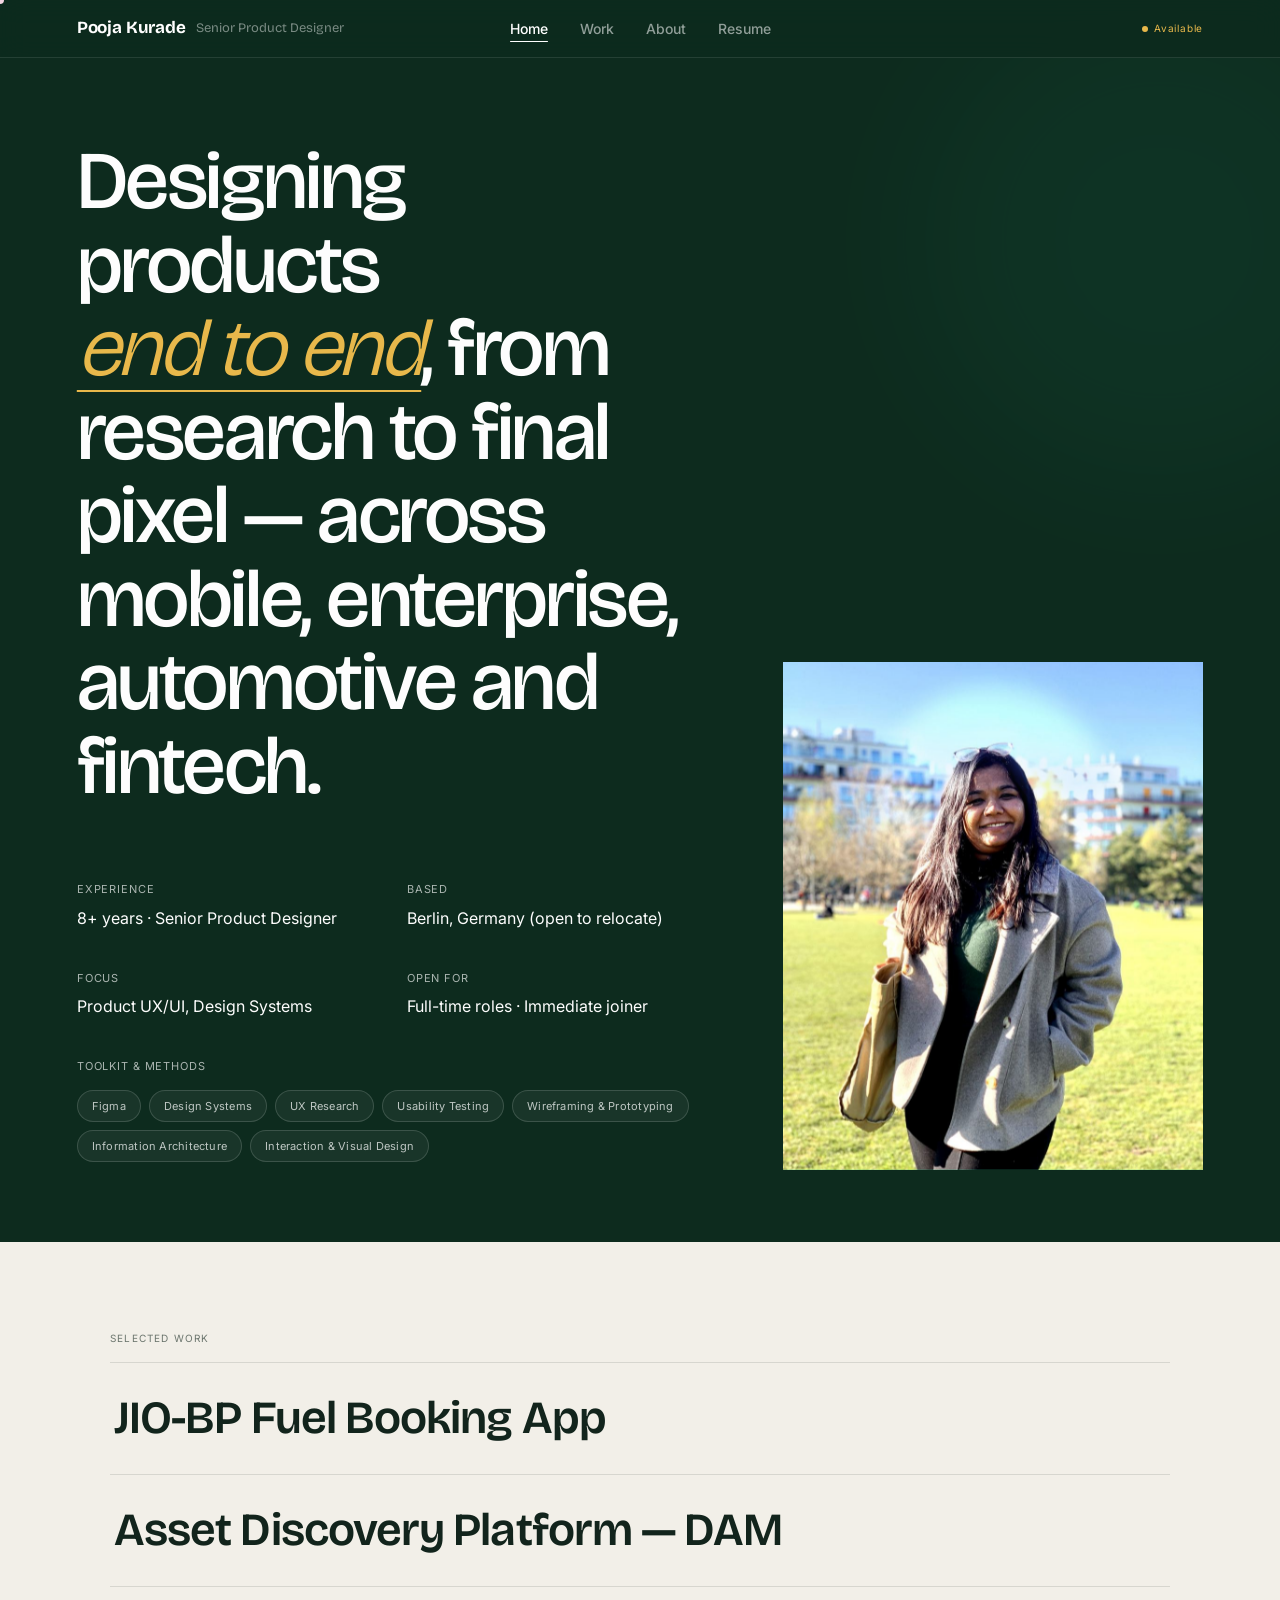
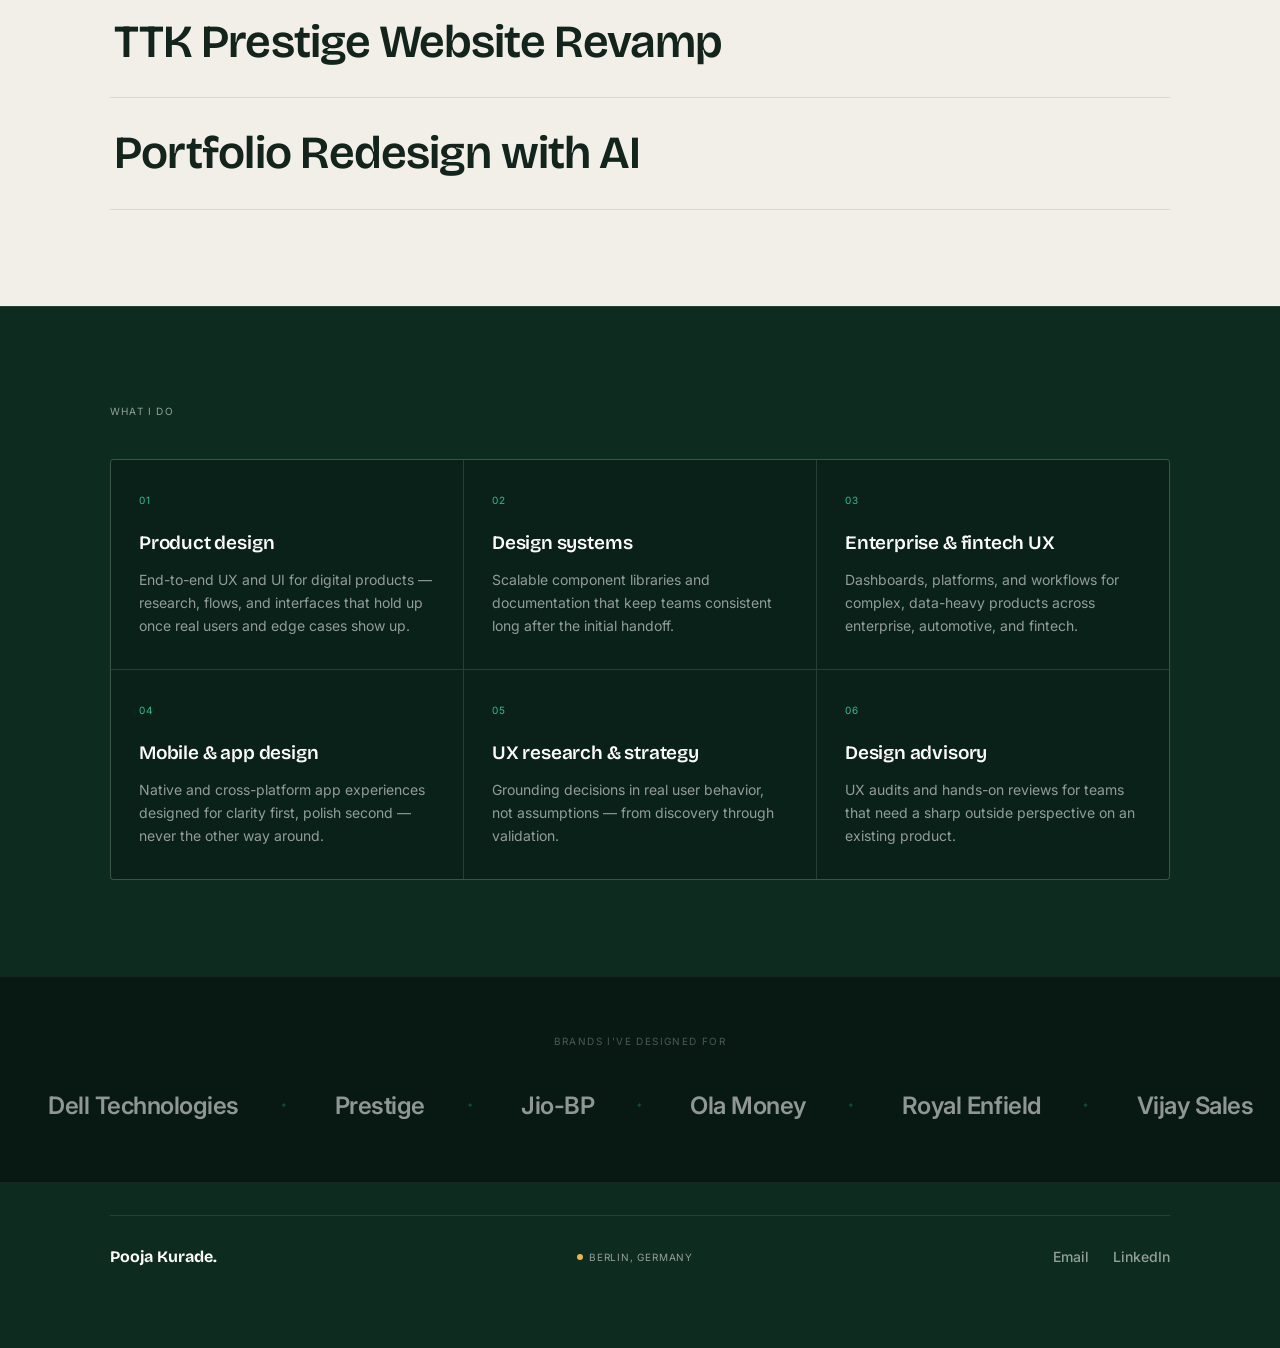
<file: index.html>
<!DOCTYPE html>
<html lang="en">
<head>
<meta charset="UTF-8">
<meta name="viewport" content="width=device-width, initial-scale=1.0">
<title>Pooja Kurade — Senior Product Designer, Berlin</title>
<meta name="description" content="Senior Product Designer based in Berlin with 8 years of experience across mobile, enterprise, automotive and fintech. Immediate joiner.">
<link rel="icon" type="image/png" sizes="32x32" href="images/favicon-32.png">
<link rel="icon" type="image/png" sizes="16x16" href="images/favicon-16.png">
<link rel="apple-touch-icon" sizes="180x180" href="images/favicon-180.png">
<link rel="icon" href="images/favicon.ico">
<link rel="preconnect" href="https://fonts.googleapis.com">
<link rel="preconnect" href="https://fonts.gstatic.com" crossorigin>
<link href="https://fonts.googleapis.com/css2?family=Bricolage+Grotesque:opsz,wght@12..96,400;12..96,500;12..96,600;12..96,700;12..96,800&family=Inter:wght@400;500;600;700&display=swap" rel="stylesheet">
<style>

/* ── TOKENS ── */
:root {
  --dark:     #081812;
  --bg:       #0D2B1E;
  --bg-alt:   #0A2119;
  --bg-raise: #123528;
  --mid:      rgba(253,253,253,.56);
  --mid-dim:  rgba(253,253,253,.38);
  --light:    #0A2119;
  --cream:    #0D2B1E;
  --white:    #FDFDFD;
  --teal:     #2FBE8E;
  --teal-l:   rgba(47,190,142,.14);
  --yellow:   #E8B84B;
  --yellow-l: rgba(232,184,75,.14);
  --border:   rgba(255,255,255,.10);
  --paper:    #F2EFE8;
  --paper-alt:#EAE5D9;
  --ink:      #12241C;
  --ink-mid:  rgba(18,36,28,.6);
  --border-l: rgba(18,36,28,.12);
  --ff:  'Inter', system-ui, sans-serif;
  --ff-m: 'Inter', system-ui, sans-serif;
  --ff-display: 'Bricolage Grotesque', 'Inter', system-ui, sans-serif;
  --pad:  clamp(24px, 6vw, 96px);
  --max-w: 1060px;
  --ease: cubic-bezier(0.4,0,0.2,1);
}

/* ── RESET ── */
*,*::before,*::after { box-sizing: border-box; margin: 0; padding: 0 }
html { scroll-behavior: smooth }
body {
  font-family: var(--ff);
  font-size: 16px; line-height: 1.65;
  color: var(--mid); background: var(--bg);
  cursor: none; overflow-x: hidden;
}
a { color: inherit; text-decoration: none }
img { display: block; max-width: 100% }

/* ── CURSOR ── */
#cur {
  width: 8px; height: 8px; background: #fff;
  mix-blend-mode: difference;
  border-radius: 50%; position: fixed; top: 0; left: 0;
  pointer-events: none; z-index: 9999;
  transform: translate(-50%,-50%);
  transition: width .2s var(--ease), height .2s var(--ease);
  will-change: left, top;
}
#cur.big { width: 32px; height: 32px; background: transparent; border: 1.5px solid var(--teal); mix-blend-mode: normal }
@media(hover:none) { #cur { display: none } body { cursor: auto } }

/* ── NAV ── */
#nav {
  position: fixed; top: 0; left: 0; right: 0; z-index: 200;
  height: 58px; display: grid; grid-template-columns: 1fr auto 1fr; align-items: center;
  padding: 0 var(--pad);
  background: rgba(13,43,30,.92);
  backdrop-filter: blur(14px); -webkit-backdrop-filter: blur(14px);
  border-bottom: 1px solid var(--border);
}
.nav-logo { font-family: var(--ff-display); font-size: 17px; font-weight: 700; color: #fff; letter-spacing: -.01em; display: flex; align-items: center; gap: 10px; justify-self: start }
.nav-role { font-size: 13px; font-weight: 400; color: rgba(255,255,255,.45); letter-spacing: 0 }
@media (max-width: 640px) { .nav-role { display: none } }
.nav-links { display: flex; list-style: none; gap: 32px; align-items: center; justify-self: center }
.nav-links a { font-size: 14px; font-weight: 500; color: rgba(255,255,255,.55); transition: color .2s }
.nav-links a:hover, .nav-links a.cur-page { color: #fff }
.nav-right { display: flex; align-items: center; gap: 22px; justify-self: end }
.nav-cv {
  display: inline-flex; align-items: center; gap: 6px;
  font-family: var(--ff-display); font-size: 13px; font-weight: 600;
  color: #fff; background: #0F6E56;
  padding: 8px 18px; border-radius: 999px;
  transition: background .2s, transform .15s;
  white-space: nowrap;
}
.nav-cv:hover { background: #0F6E56; transform: translateY(-1px) }
.nav-avail {
  font-family: var(--ff-m); font-size: 10px; letter-spacing: .08em;
  color: var(--yellow); display: flex; align-items: center; gap: 6px;
}
.nav-dot {
  width: 6px; height: 6px; border-radius: 50%; background: var(--yellow);
  display: inline-block; animation: pulse 2.5s ease infinite; flex-shrink: 0;
}
@keyframes pulse { 0%,100%{opacity:1} 50%{opacity:.3} }
.hamburger {
  display: none; flex-direction: column; gap: 5px;
  background: none; border: none; cursor: none; padding: 4px;
}
.hamburger span { display: block; width: 20px; height: 1.5px; background: rgba(255,255,255,.7); border-radius: 2px }
#mob {
  display: none; position: fixed; inset: 0; z-index: 190;
  background: var(--cream); flex-direction: column;
  align-items: center; justify-content: center; gap: 24px;
}
#mob.open { display: flex }
#mob a { font-size: 40px; font-weight: 700; color: var(--white); transition: color .2s }
#mob a:hover { color: var(--teal) }
.mob-x { position: absolute; top: 18px; right: var(--pad); font-size: 22px; background: none; border: none; cursor: none; color: var(--white) }

/* ── HERO ── */
.hero {
  padding: 140px var(--pad) 72px;
  position: relative; overflow: hidden;
  min-height: 92vh;
  display: flex; flex-direction: column; justify-content: center;
  background: #0D2B1E;
}
.hero-inner {
  max-width: none; margin: 0; position: relative; z-index: 1; width: 100%;
  display: flex; flex-direction: column;
}

.hero-loc {
  display: inline-flex; align-items: center; gap: 8px;
  font-family: var(--ff-m); font-size: 10px; letter-spacing: .12em;
  text-transform: uppercase; color: rgba(255,255,255,.55);
  background: rgba(255,255,255,.08); border: 1px solid rgba(255,255,255,.14);
  padding: 6px 14px; border-radius: 999px; margin-bottom: 20px;
  opacity: 0; animation: up .45s var(--ease) .1s forwards;
}
.hero-headline {
  font-size: clamp(50px, 8.5vw, 112px);
  font-weight: 700; line-height: .96;
  letter-spacing: -3px; color: #ffffff;
  margin-bottom: 0;
  opacity: 0; animation: up .7s var(--ease) .2s forwards;
}
.hero-headline .it { font-style: italic; color: var(--teal) }
.hero-headline-plain {
  font-family: var(--ff-display);
  font-size: clamp(30px, 6.4vw, 86px);
  font-weight: 500; line-height: 1.02;
  letter-spacing: -.03em; color: #fdfdfd;
  max-width: 22ch;
}
@media (min-width: 768px) {
  .hero-headline-plain { max-width: 100% }
}
.hero-lead { display: inline; font-weight: 300 }
.hero-desc {
  display: inline;
  font-family: var(--ff-display);
  font-weight: 400; color: #fdfdfd;
}
.hero-hl {
  font-style: italic; font-weight: 300;
  white-space: nowrap;
  color: var(--yellow);
  text-decoration: underline;
  text-decoration-color: var(--yellow);
  text-underline-offset: .18em;
  text-decoration-thickness: 1.5px;
  padding-right: .12em; margin-right: -.12em;
}
.hero-chip {
  display: inline-flex; align-items: center;
  background: var(--yellow); color: var(--dark);
  padding: 4px 20px 8px; border-radius: 12px;
  font-style: normal; transform: rotate(-1.8deg);
  vertical-align: middle; line-height: 1; font-weight: 600;
}
.hero-foot {
  margin-top: 48px;
  display: flex; align-items: flex-end; justify-content: space-between;
  flex-wrap: wrap; gap: 24px;
  opacity: 0; animation: up .55s var(--ease) .45s forwards;
}
.hero-sub {
  font-size: clamp(15px, 1.5vw, 18px); color: rgba(255,255,255,.55);
  max-width: 400px; line-height: 1.8; font-weight: 400;
}
.hero-tags { display: flex; gap: 8px; flex-wrap: wrap; align-items: center }
.htag {
  font-family: var(--ff-m); font-size: 10px; letter-spacing: .06em;
  padding: 5px 12px; border-radius: 999px;
  border: 1px solid rgba(255,255,255,.15); color: rgba(255,255,255,.6);
  background: rgba(255,255,255,.07);
}
.htag.hi {
  background: rgba(29,158,117,.2); border-color: rgba(29,158,117,.5);
  color: #6EDBB8;
}

/* ── HERO v2 (Prague-reference clone) ── */
.hero-top {
  display: flex; align-items: center; justify-content: space-between;
  gap: 16px; flex-wrap: wrap;
  font-family: var(--ff-m); font-size: 12px; letter-spacing: .04em;
  color: rgba(255,255,255,.55);
  opacity: 0; animation: up .45s var(--ease) .1s forwards;
}
.hero-top a {
  color: rgba(255,255,255,.75); transition: color .2s;
  border-bottom: 1px solid rgba(255,255,255,.25); padding-bottom: 2px;
}
.hero-top a:hover { color: var(--teal); border-color: var(--teal) }

.hero-grid {
  display: flex; flex-direction: row; align-items: flex-end; gap: 64px;
}
.hero-grid-text { min-width: 0; flex: 1; padding-bottom: 8px }
.hero-photo {
  flex-shrink: 0; align-self: flex-end;
  width: 420px;
  aspect-ratio: 619 / 748;
  border-radius: 0;
  overflow: hidden; background: var(--teal);
  opacity: 0; animation: up .55s var(--ease) .35s forwards;
}
.hero-photo img { width: 100%; height: 100%; object-fit: cover; object-position: center 12%; display: block }
@media (max-width: 900px) {
  .hero-grid { flex-direction: column; gap: 40px }
  .hero-photo { order: -1; width: 60%; max-width: 300px; margin: 0 auto; align-self: center }
}
.hero-meta {
  display: grid; grid-template-columns: repeat(2, minmax(180px, 270px));
  gap: 40px 60px; margin-top: 72px;
  opacity: 0; animation: up .55s var(--ease) .35s forwards;
}
@media (max-width: 560px) {
  .hero-meta { grid-template-columns: 1fr 1fr; gap: 24px 32px }
}
.hero-meta-item { font-family: var(--ff) }
.hero-meta-item dt {
  font-size: 11px; letter-spacing: .08em; text-transform: uppercase;
  color: rgba(255,255,255,.65); margin-bottom: 8px; font-weight: 400;
}
.hero-meta-item dd {
  font-size: 16px; font-weight: 400; color: #fdfdfd; line-height: 1.4;
  transition: color .2s var(--ease);
}

/* Toolkit & methods strip */
.hero-kit {
  margin-top: 40px;
  opacity: 0; animation: up .55s var(--ease) .45s forwards;
}
.hero-kit-label {
  display: block;
  font-size: 11px; letter-spacing: .08em; text-transform: uppercase;
  color: rgba(255,255,255,.65); margin-bottom: 14px; font-weight: 400;
  font-family: var(--ff);
}
.hero-kit-tags {
  list-style: none; display: flex; flex-wrap: wrap; gap: 8px;
  padding: 0; margin: 0;
}
.hero-kit-tags li {
  font-family: var(--ff-m); font-size: 11px; letter-spacing: .02em;
  color: rgba(255,255,255,.72);
  padding: 6px 14px; border-radius: 999px;
  border: 1px solid rgba(255,255,255,.15); background: rgba(255,255,255,.05);
  transition: border-color .2s, color .2s;
}
.hero-kit-tags li:hover { border-color: var(--teal); color: #fff }

/* Rotating badge */
.badge-wrap {
  position: absolute; top: 0; right: 0;
  width: 160px; height: 160px;
  opacity: 0; animation: up .5s var(--ease) .65s forwards;
}
.badge-svg { animation: spin 16s linear infinite }
.badge-center { position: absolute; inset: 0; display: flex; align-items: center; justify-content: center }
.badge-star { font-size: 24px; color: var(--yellow); animation: spin 16s linear infinite reverse }
@keyframes spin { to { transform: rotate(360deg) } }
@keyframes up { from{opacity:0;transform:translateY(16px)} to{opacity:1;transform:translateY(0)} }

/* Ambient background */
.floats { position: absolute; inset: 0; pointer-events: none; overflow: hidden; z-index: 0 }
.fl { position: absolute; border-radius: 50%; filter: blur(70px); opacity: .05 }
.fl1 { width: 480px; height: 480px; background: var(--teal); top: 0; right: -120px }
.fl2, .fl3 { display: none }

/* ── MARQUEE — true full width ── */
.marquee-belt {
  width: 100%;
  overflow: hidden;
  border-top: 1px solid var(--border);
  border-bottom: 1px solid var(--border);
  padding: 14px 0;
  background: var(--light);
}
.marquee-track {
  display: flex; width: max-content;
  animation: mq 28s linear infinite;
}
.marquee-track:hover { animation-play-state: paused }
.marquee-track span {
  font-family: var(--ff-m); font-size: 11px; letter-spacing: .1em;
  text-transform: uppercase; color: var(--mid);
  white-space: nowrap; padding: 0 28px;
}
.marquee-track .dot { color: var(--teal); padding: 0 8px; letter-spacing: 0 }
@keyframes mq { from{transform:translateX(0)} to{transform:translateX(-50%)} }

/* ── WORK LIST ── */
#work { background: var(--paper); padding: 88px var(--pad) 96px }
.container { max-width: var(--max-w); margin: 0 auto }

.work-label {
  font-family: var(--ff-m); font-size: 10px; letter-spacing: .12em;
  text-transform: uppercase; color: var(--ink-mid); padding: 0 0 8px;
}

.proj-list { list-style: none; padding-top: 8px }
.proj-item {
  border-top: 1px solid var(--border-l);
  position: relative; overflow: hidden;
}
.proj-item:last-child { border-bottom: 1px solid var(--border-l) }

.proj-link {
  position: relative; z-index: 1;
  display: flex; align-items: baseline; justify-content: space-between; gap: 24px;
  padding: 30px 4px;
  cursor: none; transition: padding .3s var(--ease);
}
.proj-item:hover .proj-link { padding-left: 14px }

.proj-title {
  font-family: var(--ff-display);
  font-size: clamp(26px, 4vw, 46px); font-weight: 600;
  color: var(--ink); letter-spacing: -.02em; line-height: 1.1;
  transition: color .3s var(--ease);
}
.proj-item:hover .proj-title { color: #0F6E56 }

.proj-meta {
  display: flex; align-items: center; gap: 10px; flex-shrink: 0;
  font-family: var(--ff-m); font-size: 11px; letter-spacing: .04em; color: var(--ink-mid);
  opacity: 0; transform: translateX(-8px);
  transition: opacity .3s var(--ease), transform .3s var(--ease);
}
.proj-item:hover .proj-meta { opacity: 1; transform: translateX(0) }
.proj-meta-sep { opacity: .35 }
.proj-year { opacity: .6 }

.proj-arrow {
  font-size: 20px; color: #0F6E56; flex-shrink: 0;
  transform: translateX(-6px); opacity: 0;
  transition: transform .3s var(--ease), opacity .25s;
}
.proj-item:hover .proj-arrow { transform: translateX(0); opacity: 1 }

@media (max-width: 640px) {
  .proj-link { flex-wrap: wrap; gap: 8px 16px }
  .proj-meta { opacity: 1; transform: none; order: 3; width: 100% }
}

/* ── WHAT I DO ── */
#services {
  background: var(--bg);
  padding: 96px var(--pad);
  border-top: 1px solid var(--border);
}
.services-inner { max-width: var(--max-w); margin: 0 auto }
.services-label {
  font-family: var(--ff-m); font-size: 10px; letter-spacing: .12em;
  text-transform: uppercase; color: var(--mid); margin-bottom: 40px;
}
.services-grid {
  display: grid; grid-template-columns: repeat(3, 1fr);
  gap: 1px; background: var(--border);
  border: 1px solid var(--border); border-radius: 4px; overflow: hidden;
}
@media (max-width: 860px) { .services-grid { grid-template-columns: repeat(2, 1fr) } }
@media (max-width: 560px) { .services-grid { grid-template-columns: 1fr } }
.service-card {
  background: var(--bg-alt); padding: 32px 28px;
}
.service-num {
  font-family: var(--ff-m); font-size: 10px; color: var(--teal);
  letter-spacing: .06em; margin-bottom: 18px; display: block;
}
.service-title {
  font-family: var(--ff-display);
  font-size: 19px; font-weight: 600; color: var(--white);
  letter-spacing: -.01em; margin-bottom: 10px;
}
.service-desc {
  font-size: 14px; line-height: 1.65; color: var(--mid);
}

/* ── PROFILE ── */
#profile {
  background: var(--bg-alt);
  border-top: 1px solid var(--border);
  border-bottom: 1px solid var(--border);
  overflow: hidden;
}
.profile-grid {
  max-width: calc(var(--max-w) + var(--pad)*2);
  margin: 0 auto;
  display: grid; grid-template-columns: 400px 1fr;
  min-height: 580px;
}

/* Photo column — full bleed */
.profile-photo-col {
  position: relative; overflow: hidden;
  background: var(--teal);
}
.profile-photo-col > img {
  width: 100%; height: 100%;
  object-fit: cover; object-position: center 12%;
  display: block;
}


/* Content column */
.profile-content {
  padding: clamp(40px, 5vw, 72px) clamp(32px, 5vw, 72px);
  display: flex; flex-direction: column; justify-content: center;
  background: var(--bg-alt);
}
.profile-tag {
  font-family: var(--ff-m); font-size: 10px; letter-spacing: .12em;
  text-transform: uppercase; color: var(--teal); margin-bottom: 18px; display: block;
}
.profile-name {
  font-family: var(--ff-display);
  font-size: clamp(36px, 4.5vw, 56px); font-weight: 700;
  color: var(--white); letter-spacing: -.02em; line-height: 1.02;
  margin-bottom: 6px;
}
.profile-role {
  font-size: 15px; color: var(--teal); font-weight: 500;
  margin-bottom: 28px; display: flex; align-items: center; gap: 10px;
}
.profile-role::after {
  content: ''; flex: 1; max-width: 60px;
  height: 1px; background: var(--teal); opacity: .35;
}
.profile-bio {
  font-size: 16px; color: var(--mid); line-height: 1.8;
  margin-bottom: 12px; max-width: 440px;
}
.profile-stats {
  display: flex; gap: 32px; margin: 28px 0 28px;
  flex-wrap: wrap;
}
.stat-n { font-family: var(--ff-display); font-size: 40px; font-weight: 700; color: var(--teal); line-height: 1; letter-spacing: -.02em }
.stat-n em { color: var(--teal); font-style: normal }
.stat-l { font-size: 12px; color: var(--mid); margin-top: 3px }
.profile-skills { display: flex; flex-wrap: wrap; gap: 7px; margin-bottom: 28px }
.sk {
  font-family: var(--ff-m); font-size: 10px; letter-spacing: .04em;
  padding: 5px 14px; border-radius: 999px;
  background: var(--bg-raise); border: 1px solid var(--border); color: var(--mid);
}
.profile-cta {
  display: inline-flex; align-items: center; gap: 8px;
  font-family: var(--ff-display);
  font-size: 14px; font-weight: 600; color: var(--dark);
  background: var(--teal); padding: 12px 28px; border-radius: 999px;
  transition: background .2s, transform .2s; cursor: none; width: fit-content;
}
.profile-cta:hover { background: var(--teal); transform: translateY(-2px) }


/* ── BRANDS MARQUEE ── */
#brands {
  padding: 56px 0;
  background: var(--dark);
  overflow: hidden;
  border-top: 1px solid rgba(255,255,255,.06);
  border-bottom: 1px solid rgba(255,255,255,.06);
}
.brands-label {
  text-align: center;
  font-family: var(--ff-m); font-size: 10px; letter-spacing: .14em;
  text-transform: uppercase; color: rgba(255,255,255,.28);
  margin-bottom: 36px;
}
.brands-track-wrap { overflow: hidden; width: 100% }
.brands-track {
  display: flex; align-items: center;
  width: max-content;
  animation: brandScroll 30s linear infinite;
  gap: 0;
}
.brands-track:hover { animation-play-state: paused }
@keyframes brandScroll {
  from { transform: translateX(0) }
  to   { transform: translateX(-50%) }
}
.brand-item {
  display: inline-flex; align-items: center;
  padding: 0 48px;
  font-family: var(--ff); font-weight: 600;
  font-size: clamp(18px, 2vw, 24px);
  color: rgba(255,255,255,.55);
  letter-spacing: -.02em; white-space: nowrap;
  transition: color .3s;
  position: relative;
}
.brand-item::after {
  content: '✦';
  position: absolute; right: 0;
  font-size: 8px; color: rgba(29,158,117,.4);
  top: 50%; transform: translateY(-50%);
}

/* ── FOOTER ── */
footer { padding: 32px var(--pad) }
.ft {
  max-width: var(--max-w); margin: 0 auto;
  display: flex; align-items: center; justify-content: space-between;
  flex-wrap: wrap; gap: 14px;
  border-top: 1px solid var(--border); padding-top: 28px;
}
.ft-logo { font-family: var(--ff-display); font-size: 16px; font-weight: 700; color: var(--white) }
.ft-loc {
  font-family: var(--ff-m); font-size: 10px; letter-spacing: .08em;
  text-transform: uppercase; color: var(--mid);
  display: flex; align-items: center; gap: 6px;
}
.ft-links { display: flex; gap: 24px }
.ft-links a { font-size: 14px; font-weight: 500; color: var(--mid); transition: color .2s }
.ft-links a:hover { color: var(--teal) }

/* ── REVEAL ── */
.rv { opacity: 0; transform: translateY(18px); transition: opacity .5s var(--ease), transform .5s var(--ease) }
.rv.in { opacity: 1; transform: translateY(0) }
.d1{transition-delay:.05s}.d2{transition-delay:.1s}.d3{transition-delay:.15s}
.d4{transition-delay:.2s}.d5{transition-delay:.25s}

/* ── RESPONSIVE ── */
@media(max-width: 900px) {
  .profile-grid { grid-template-columns: 1fr }
  .profile-photo-col { min-height: 420px }
  .profile-stats { gap: 24px }
}
@media(max-width: 820px) {
  .nav-links { display: none }
  .nav-cv { display: none }
  .nav-avail { display: none }
  .hamburger { display: flex }
  .badge-wrap { display: none }
  .hero { min-height: auto; padding-bottom: 0 }
}
@media(max-width: 480px) {
  .hero-headline { letter-spacing: -1.5px }
  .hero-foot { flex-direction: column; align-items: flex-start }
  .stat-n { font-size: 36px }
}
</style>
<link rel="stylesheet" href="interactions.css">
</head>
<body>

<div id="cur"></div>

<!-- MOBILE OVERLAY -->
<div id="mob">
  <button class="mob-x" id="mobX">✕</button>
  <a href="index.html" onclick="cM()">Home</a>
  <a href="#work" onclick="cM()">Work</a>
  <a href="about.html" onclick="cM()">About</a>
</div>

<!-- NAV -->
<nav id="nav">
  <a href="index.html" class="nav-logo">Pooja Kurade <span class="nav-role">Senior Product Designer</span></a>
  <ul class="nav-links">
    <li><a href="index.html" class="cur-page">Home</a></li>
    <li><a href="#work">Work</a></li>
    <li><a href="about.html">About</a></li>
    <li><a href="Pooja_Kurade_Resume.pdf" target="_blank" rel="noopener">Resume</a></li>
  </ul>
  <div class="nav-right">
    <span class="nav-avail"><span class="nav-dot"></span>Available</span>
    <button class="hamburger" id="ham" aria-label="Menu"><span></span><span></span></button>
  </div>
</nav>

<!-- HERO -->
<section class="hero" id="home">
  <div class="floats" aria-hidden="true">
    <div class="fl fl1"></div><div class="fl fl2"></div><div class="fl fl3"></div>
  </div>
  <div class="hero-inner">

    <div class="hero-grid">
      <div class="hero-grid-text">
        <!-- Headline -->
        <h1 class="hero-headline hero-headline-plain">
          Designing products <span class="hero-hl">end to end</span>, from research to final pixel — across mobile, enterprise, automotive and fintech.
        </h1>

        <!-- Meta list -->
        <dl class="hero-meta">
          <div class="hero-meta-item">
            <dt>Experience</dt>
            <dd>8+ years · Senior Product Designer</dd>
          </div>
          <div class="hero-meta-item">
            <dt>Based</dt>
            <dd>Berlin, Germany (open to relocate)</dd>
          </div>
          <div class="hero-meta-item">
            <dt>Focus</dt>
            <dd>Product UX/UI, Design Systems</dd>
          </div>
          <div class="hero-meta-item">
            <dt>Open for</dt>
            <dd>Full-time roles · Immediate joiner</dd>
          </div>
        </dl>

        <!-- Toolkit & methods strip (recruiter scan) -->
        <div class="hero-kit">
          <span class="hero-kit-label">Toolkit &amp; methods</span>
          <ul class="hero-kit-tags">
            <li>Figma</li>
            <li>Design Systems</li>
            <li>UX Research</li>
            <li>Usability Testing</li>
            <li>Wireframing &amp; Prototyping</li>
            <li>Information Architecture</li>
            <li>Interaction &amp; Visual Design</li>
          </ul>
        </div>
      </div>

      <!-- Photo (placeholder — swap with your headshot) -->
      <div class="hero-photo">
        <img src="images/pooja-photo-edited.jpg" alt="Pooja Kurade">
      </div>
    </div>
  </div>
</section>

<!-- WORK -->
<section id="work">
  <div class="container">
    <div class="work-label rv">Selected work</div>
    <ul class="proj-list">

      <!-- 01 JIO-BP -->
      <li class="proj-item rv d1">
        <a href="pooja_kurade_casestudy_jiobp.html" class="proj-link">
          <div class="proj-title">JIO-BP Fuel Booking App</div>
          <div class="proj-meta">
            <span>Product Design</span><span class="proj-meta-sep">·</span>
            <span>Mobile</span><span class="proj-meta-sep">·</span>
            <span class="proj-year">2024</span>
          </div>
          <span class="proj-arrow">→</span>
        </a>
      </li>

      <!-- 02 DAM -->
      <li class="proj-item rv d2">
        <a href="pooja_kurade_casestudy_dam.html" class="proj-link">
          <div class="proj-title">Asset Discovery Platform — DAM</div>
          <div class="proj-meta">
            <span>UX Research</span><span class="proj-meta-sep">·</span>
            <span>B2B Enterprise</span><span class="proj-meta-sep">·</span>
            <span class="proj-year">2025</span>
          </div>
          <span class="proj-arrow">→</span>
        </a>
      </li>

      <!-- 03 TTK -->
      <li class="proj-item rv d3">
        <a href="pooja_kurade_casestudy_ttkprestige.html" class="proj-link">
          <div class="proj-title">TTK Prestige Website Revamp</div>
          <div class="proj-meta">
            <span>UI/UX Design</span><span class="proj-meta-sep">·</span>
            <span>E-commerce</span><span class="proj-meta-sep">·</span>
            <span class="proj-year">2024</span>
          </div>
          <span class="proj-arrow">→</span>
        </a>
      </li>

      <!-- 04 AI Portfolio -->
      <li class="proj-item rv d4">
        <a href="pooja_kurade_casestudy_ai.html" class="proj-link">
          <div class="proj-title">Portfolio Redesign with AI</div>
          <div class="proj-meta">
            <span>Process</span><span class="proj-meta-sep">·</span>
            <span>AI-assisted</span><span class="proj-meta-sep">·</span>
            <span class="proj-year">2026</span>
          </div>
          <span class="proj-arrow">→</span>
        </a>
      </li>

    </ul>
  </div>
</section>

<!-- WHAT I DO -->
<section id="services">
  <div class="services-inner">
    <div class="services-label rv">What I do</div>
    <div class="services-grid rv">
      <div class="service-card">
        <span class="service-num">01</span>
        <div class="service-title">Product design</div>
        <div class="service-desc">End-to-end UX and UI for digital products — research, flows, and interfaces that hold up once real users and edge cases show up.</div>
      </div>
      <div class="service-card">
        <span class="service-num">02</span>
        <div class="service-title">Design systems</div>
        <div class="service-desc">Scalable component libraries and documentation that keep teams consistent long after the initial handoff.</div>
      </div>
      <div class="service-card">
        <span class="service-num">03</span>
        <div class="service-title">Enterprise &amp; fintech UX</div>
        <div class="service-desc">Dashboards, platforms, and workflows for complex, data-heavy products across enterprise, automotive, and fintech.</div>
      </div>
      <div class="service-card">
        <span class="service-num">04</span>
        <div class="service-title">Mobile &amp; app design</div>
        <div class="service-desc">Native and cross-platform app experiences designed for clarity first, polish second — never the other way around.</div>
      </div>
      <div class="service-card">
        <span class="service-num">05</span>
        <div class="service-title">UX research &amp; strategy</div>
        <div class="service-desc">Grounding decisions in real user behavior, not assumptions — from discovery through validation.</div>
      </div>
      <div class="service-card">
        <span class="service-num">06</span>
        <div class="service-title">Design advisory</div>
        <div class="service-desc">UX audits and hands-on reviews for teams that need a sharp outside perspective on an existing product.</div>
      </div>
    </div>
  </div>
</section>

<!-- BRANDS -->
<section id="brands">
  <div class="brands-label">Brands I've designed for</div>
  <div class="brands-track-wrap">
    <div class="brands-track">
      <span class="brand-item">Dell Technologies</span>
      <span class="brand-item">Prestige</span>
      <span class="brand-item">Jio-BP</span>
      <span class="brand-item">Ola Money</span>
      <span class="brand-item">Royal Enfield</span>
      <span class="brand-item">Vijay Sales</span>
      <span class="brand-item">AM/NS India</span>
      <span class="brand-item">Embassy REIT</span>
      <span class="brand-item">GITAM</span>
      <span class="brand-item">KIMS Health</span>
      <!-- duplicate for seamless loop -->
      <span class="brand-item">Dell Technologies</span>
      <span class="brand-item">Prestige</span>
      <span class="brand-item">Jio-BP</span>
      <span class="brand-item">Ola Money</span>
      <span class="brand-item">Royal Enfield</span>
      <span class="brand-item">Vijay Sales</span>
      <span class="brand-item">AM/NS India</span>
      <span class="brand-item">Embassy REIT</span>
      <span class="brand-item">GITAM</span>
      <span class="brand-item">KIMS Health</span>
    </div>
  </div>
</section>

<!-- FOOTER -->
<footer>
  <div class="ft">
    <span class="ft-logo">Pooja Kurade.</span>
    <span class="ft-loc"><span class="nav-dot"></span>Berlin, Germany</span>
    <div class="ft-links">
      <a href="mailto:pooja.kurade@gmail.com">Email</a>
      <a href="https://linkedin.com/in/pooja-kurade" target="_blank">LinkedIn</a>
    </div>
  </div>
</footer>

<script>
// Cursor
const cur = document.getElementById('cur');
let cx = 0, cy = 0, tx = 0, ty = 0;
document.addEventListener('mousemove', e => { tx = e.clientX; ty = e.clientY });
document.querySelectorAll('a, button, .proj-item').forEach(el => {
  el.addEventListener('mouseenter', () => cur.classList.add('big'));
  el.addEventListener('mouseleave', () => cur.classList.remove('big'));
});
(function loop() {
  cx += (tx - cx) * .14; cy += (ty - cy) * .14;
  cur.style.left = cx + 'px'; cur.style.top = cy + 'px';
  requestAnimationFrame(loop);
})();

// Mobile nav
const ham = document.getElementById('ham'), mob = document.getElementById('mob'), mobX = document.getElementById('mobX');
function oM() { mob.classList.add('open') }
function cM() { mob.classList.remove('open') }
ham.addEventListener('click', oM); mobX.addEventListener('click', cM);

// Scroll reveal
const obs = new IntersectionObserver(entries => {
  entries.forEach(e => { if (e.isIntersecting) { e.target.classList.add('in'); obs.unobserve(e.target) } });
}, { threshold: 0.06 });
document.querySelectorAll('.rv').forEach(el => obs.observe(el));

// Nav scroll-spy: highlight Home vs Work based on scroll position
const spyHome = document.querySelector('.nav-links a[href="index.html"]');
const spyWork = document.querySelector('.nav-links a[href="#work"]');
const workSection = document.getElementById('work');
function updateNav() {
  if (!workSection || !spyHome || !spyWork) return;
  const trigger = workSection.getBoundingClientRect().top <= window.innerHeight * 0.4;
  spyWork.classList.toggle('cur-page', trigger);
  spyHome.classList.toggle('cur-page', !trigger);
}
window.addEventListener('scroll', updateNav, { passive: true });
window.addEventListener('resize', updateNav);
updateNav();
</script>
<script src="interactions.js" defer></script>
</body>
</html>
</file>
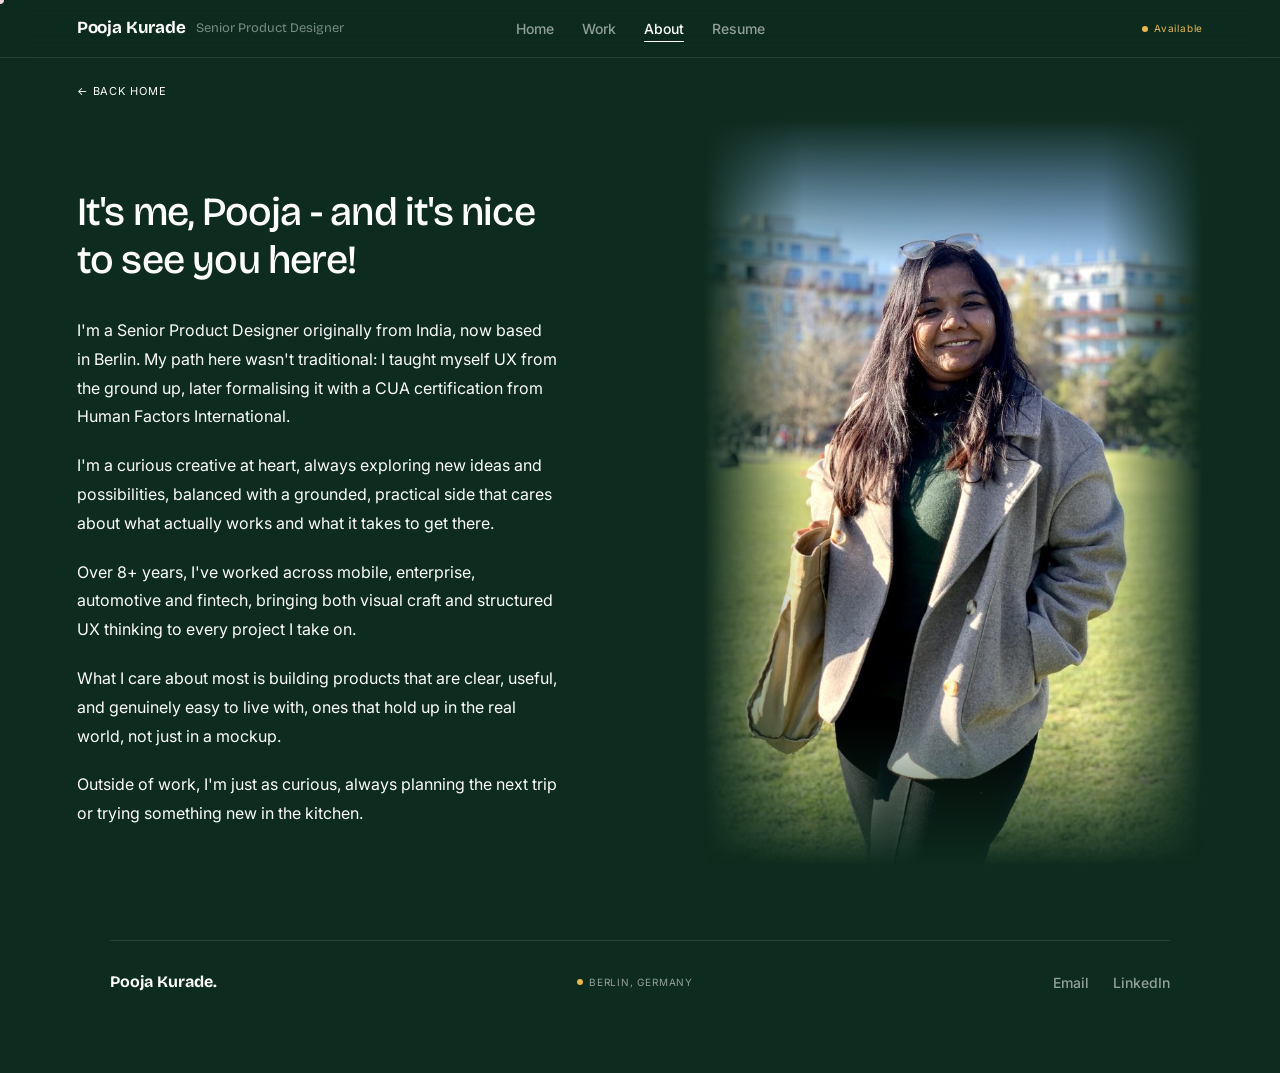
<file: about.html>
<!DOCTYPE html>
<html lang="en">
<head>
<meta charset="UTF-8">
<meta name="viewport" content="width=device-width, initial-scale=1.0">
<title>About — Pooja Kurade, Senior Product Designer</title>
<meta name="description" content="Senior Product Designer based in Berlin with 8 years of experience across mobile, enterprise, automotive and fintech.">
<link rel="icon" type="image/png" sizes="32x32" href="images/favicon-32.png">
<link rel="icon" type="image/png" sizes="16x16" href="images/favicon-16.png">
<link rel="apple-touch-icon" sizes="180x180" href="images/favicon-180.png">
<link rel="icon" href="images/favicon.ico">
<link rel="preconnect" href="https://fonts.googleapis.com">
<link rel="preconnect" href="https://fonts.gstatic.com" crossorigin>
<link href="https://fonts.googleapis.com/css2?family=Bricolage+Grotesque:opsz,wght@12..96,400;12..96,500;12..96,600;12..96,700;12..96,800&family=Inter:wght@400;500;600;700&display=swap" rel="stylesheet">
<style>

/* ── TOKENS ── */
:root {
  --dark:     #081812;
  --bg:       #0D2B1E;
  --bg-alt:   #0A2119;
  --bg-raise: #123528;
  --mid:      rgba(253,253,253,.56);
  --mid-dim:  rgba(253,253,253,.38);
  --light:    #0A2119;
  --cream:    #0D2B1E;
  --white:    #FDFDFD;
  --teal:     #2FBE8E;
  --teal-l:   rgba(47,190,142,.14);
  --yellow:   #E8B84B;
  --yellow-l: rgba(232,184,75,.14);
  --border:   rgba(255,255,255,.10);
  --ff:  'Inter', system-ui, sans-serif;
  --ff-m: 'Inter', system-ui, sans-serif;
  --ff-display: 'Bricolage Grotesque', 'Inter', system-ui, sans-serif;
  --pad:  clamp(24px, 6vw, 96px);
  --max-w: 1060px;
  --ease: cubic-bezier(0.4,0,0.2,1);
}

*,*::before,*::after { box-sizing: border-box; margin: 0; padding: 0 }
html { scroll-behavior: smooth }
body {
  font-family: var(--ff);
  font-size: 16px; line-height: 1.65;
  color: var(--mid); background: var(--bg);
  cursor: none; overflow-x: hidden;
}
a { color: inherit; text-decoration: none }
img { display: block; max-width: 100% }

#cur {
  width: 8px; height: 8px; background: #fff;
  mix-blend-mode: difference;
  border-radius: 50%; position: fixed; top: 0; left: 0;
  pointer-events: none; z-index: 9999;
  transform: translate(-50%,-50%);
  transition: width .2s var(--ease), height .2s var(--ease);
  will-change: left, top;
}
#cur.big { width: 32px; height: 32px; background: transparent; border: 1.5px solid var(--teal); mix-blend-mode: normal }
@media(hover:none) { #cur { display: none } body { cursor: auto } }

/* ── NAV ── */
#nav {
  position: fixed; top: 0; left: 0; right: 0; z-index: 200;
  height: 58px; display: grid; grid-template-columns: 1fr auto 1fr; align-items: center;
  padding: 0 var(--pad);
  background: rgba(13,43,30,.92);
  backdrop-filter: blur(14px); -webkit-backdrop-filter: blur(14px);
  border-bottom: 1px solid var(--border);
}
.nav-logo { font-family: var(--ff-display); font-size: 17px; font-weight: 700; color: #fff; letter-spacing: -.01em; display: flex; align-items: center; gap: 10px; justify-self: start }
.nav-role { font-size: 13px; font-weight: 400; color: rgba(255,255,255,.45); letter-spacing: 0 }
@media (max-width: 640px) { .nav-role { display: none } }
.nav-links { display: flex; list-style: none; gap: 28px; align-items: center; justify-self: center }
.nav-links a { font-size: 14px; font-weight: 500; color: rgba(255,255,255,.55); transition: color .2s }
.nav-links a:hover, .nav-links a.cur-page { color: #fff }
.nav-right { display: flex; align-items: center; gap: 22px; justify-self: end }
.nav-cv {
  font-family: var(--ff-display); font-size: 14px; font-weight: 500;
  color: rgba(255,255,255,.55);
  transition: color .2s;
  white-space: nowrap;
}
.nav-cv:hover { color: #fff }
.nav-avail {
  font-family: var(--ff-m); font-size: 10px; letter-spacing: .08em;
  color: var(--yellow); display: flex; align-items: center; gap: 6px;
}
.nav-dot {
  width: 6px; height: 6px; border-radius: 50%; background: var(--yellow);
  display: inline-block; animation: pulse 2.5s ease infinite; flex-shrink: 0;
}
@keyframes pulse { 0%,100%{opacity:1} 50%{opacity:.3} }
.hamburger {
  display: none; flex-direction: column; gap: 5px;
  background: none; border: none; cursor: none; padding: 4px;
}
.hamburger span { display: block; width: 20px; height: 1.5px; background: rgba(255,255,255,.7); border-radius: 2px }
#mob {
  display: none; position: fixed; inset: 0; z-index: 190;
  background: var(--bg); flex-direction: column;
  align-items: center; justify-content: center; gap: 24px;
}
#mob.open { display: flex }
#mob a { font-size: 40px; font-weight: 700; color: var(--white); transition: color .2s }
#mob a:hover { color: var(--teal) }
.mob-x { position: absolute; top: 18px; right: var(--pad); font-size: 22px; background: none; border: none; cursor: none; color: var(--white) }

/* ── PROFILE / NARRATIVE (matches Figma layout) ── */
#profile { padding-top: 58px }
.about-split {
  position: relative;
  display: flex;
  align-items: flex-start;
  justify-content: center;
  gap: 64px;
  max-width: 1320px;
  margin: 0 auto;
  padding: 0 clamp(24px, 6vw, 96px);
  min-height: calc(100vh - 58px);
}
.about-split-text {
  flex: 1;
  min-width: 0;
  padding: 130px 0 60px 0;
}
.about-split-text-inner { max-width: 480px }
.about-back {
  position: absolute; top: 24px; left: clamp(24px, 6vw, 96px); z-index: 5;
  display: inline-flex; align-items: center; gap: 6px;
  font-family: var(--ff-m); font-size: 11px; letter-spacing: .08em; text-transform: uppercase;
  color: #fff; transition: color .2s;
}
.about-back:hover { color: #fff; opacity: .78 }
.narrative-heading {
  font-family: var(--ff-display);
  font-size: clamp(30px, 3.8vw, 40px); font-weight: 500;
  color: #fdfdfd; letter-spacing: -.02em; line-height: 1.2;
  margin-bottom: 32px; max-width: 20ch;
}
.narrative-p { font-size: 16px; color: #fdfdfd; line-height: 1.8; margin-bottom: 20px }
.about-split-photo {
  position: relative; overflow: visible; background: transparent;
  flex-shrink: 0;
  width: 500px; aspect-ratio: 483 / 723;
  margin-top: 60px;
}
.about-split-photo img {
  width: 100%; height: 100%; display: block;
  object-fit: cover; object-position: center 15%;
  /* Feather all four edges so the photo dissolves into the page background */
  -webkit-mask-image:
    linear-gradient(to right,  transparent 0%, #000 20%, #000 80%, transparent 100%),
    linear-gradient(to bottom, transparent 0%, #000 20%, #000 80%, transparent 100%);
          mask-image:
    linear-gradient(to right,  transparent 0%, #000 20%, #000 80%, transparent 100%),
    linear-gradient(to bottom, transparent 0%, #000 20%, #000 80%, transparent 100%);
  -webkit-mask-composite: source-in;
          mask-composite: intersect;
}
@media(max-width: 900px) {
  .about-split { flex-direction: column; gap: 0; min-height: 0; padding: 0 clamp(24px, 6vw, 96px) }
  .about-split-photo { width: 100%; aspect-ratio: auto; min-height: 320px; margin-top: 24px }
  .about-split-text { padding-top: 48px; order: 1 }
  .about-split-photo { order: 0 }
}

/* ── FOOTER ── */
footer { padding: 32px var(--pad) }
.ft {
  max-width: var(--max-w); margin: 0 auto;
  display: flex; align-items: center; justify-content: space-between;
  flex-wrap: wrap; gap: 14px;
  border-top: 1px solid var(--border); padding-top: 28px;
}
.ft-logo { font-family: var(--ff-display); font-size: 16px; font-weight: 700; color: var(--white) }
.ft-loc {
  font-family: var(--ff-m); font-size: 10px; letter-spacing: .08em;
  text-transform: uppercase; color: var(--mid);
  display: flex; align-items: center; gap: 6px;
}
.ft-links { display: flex; gap: 24px }
.ft-links a { font-size: 14px; font-weight: 500; color: var(--mid); transition: color .2s }
.ft-links a:hover { color: var(--teal) }

.rv { opacity: 0; transform: translateY(18px); transition: opacity .5s var(--ease), transform .5s var(--ease) }
.rv.in { opacity: 1; transform: translateY(0) }

@media(max-width: 820px) {
  .nav-links { display: none }
  .nav-cv { display: none }
  .nav-avail { display: none }
  .hamburger { display: flex }
}
</style>
<link rel="stylesheet" href="interactions.css">
</head>
<body>

<div id="cur"></div>

<!-- MOBILE OVERLAY -->
<div id="mob">
  <button class="mob-x" id="mobX">✕</button>
  <a href="index.html" onclick="cM()">Home</a>
  <a href="index.html#work" onclick="cM()">Work</a>
  <a href="about.html" onclick="cM()">About</a>
</div>

<!-- NAV -->
<nav id="nav">
  <a href="index.html" class="nav-logo">Pooja Kurade <span class="nav-role">Senior Product Designer</span></a>
  <ul class="nav-links">
    <li><a href="index.html">Home</a></li>
    <li><a href="index.html#work">Work</a></li>
    <li><a href="about.html" class="cur-page">About</a></li>
    <li><a href="Pooja_Kurade_Resume.pdf" target="_blank" rel="noopener">Resume</a></li>
  </ul>
  <div class="nav-right">
    <span class="nav-avail"><span class="nav-dot"></span>Available</span>
    <button class="hamburger" id="ham" aria-label="Menu"><span></span><span></span></button>
  </div>
</nav>

<!-- PROFILE / NARRATIVE (two-column split) -->
<section id="profile">
  <div class="about-split rv">
    <div class="about-split-text">
      <div class="about-split-text-inner">
        <a href="index.html" class="about-back">← Back home</a>
        <h1 class="narrative-heading">It's me, Pooja - and it's nice to see you here!</h1>

        <p class="narrative-p">
          I'm a Senior Product Designer originally from India, now based in Berlin. My path here wasn't traditional: I taught myself UX from the ground up, later formalising it with a CUA certification from Human Factors International.
        </p>
        <p class="narrative-p">
          I'm a curious creative at heart, always exploring new ideas and possibilities, balanced with a grounded, practical side that cares about what actually works and what it takes to get there.
        </p>
        <p class="narrative-p">
          Over 8+ years, I've worked across mobile, enterprise, automotive and fintech, bringing both visual craft and structured UX thinking to every project I take on.
        </p>
        <p class="narrative-p">
          What I care about most is building products that are clear, useful, and genuinely easy to live with, ones that hold up in the real world, not just in a mockup.
        </p>
        <p class="narrative-p">
          Outside of work, I'm just as curious, always planning the next trip or trying something new in the kitchen.
        </p>
      </div>
    </div>
    <div class="about-split-photo">
      <img src="images/about-photo.jpg" alt="Pooja Kurade">
    </div>
  </div>
</section>

<!-- FOOTER -->
<footer>
  <div class="ft">
    <span class="ft-logo">Pooja Kurade.</span>
    <span class="ft-loc"><span class="nav-dot"></span>Berlin, Germany</span>
    <div class="ft-links">
      <a href="mailto:pooja.kurade@gmail.com">Email</a>
      <a href="https://linkedin.com/in/pooja-kurade" target="_blank">LinkedIn</a>
    </div>
  </div>
</footer>

<script>
// Cursor
const cur = document.getElementById('cur');
let cx = 0, cy = 0, tx = 0, ty = 0;
document.addEventListener('mousemove', e => { tx = e.clientX; ty = e.clientY });
document.querySelectorAll('a, button').forEach(el => {
  el.addEventListener('mouseenter', () => cur.classList.add('big'));
  el.addEventListener('mouseleave', () => cur.classList.remove('big'));
});
(function loop() {
  cx += (tx - cx) * .14; cy += (ty - cy) * .14;
  cur.style.left = cx + 'px'; cur.style.top = cy + 'px';
  requestAnimationFrame(loop);
})();

// Mobile nav
const ham = document.getElementById('ham'), mob = document.getElementById('mob'), mobX = document.getElementById('mobX');
function oM() { mob.classList.add('open') }
function cM() { mob.classList.remove('open') }
ham.addEventListener('click', oM); mobX.addEventListener('click', cM);

// Scroll reveal
const obs = new IntersectionObserver(entries => {
  entries.forEach(e => { if (e.isIntersecting) { e.target.classList.add('in'); obs.unobserve(e.target) } });
}, { threshold: 0.06 });
document.querySelectorAll('.rv').forEach(el => obs.observe(el));
</script>
<script src="interactions.js" defer></script>
</body>
</html>
</file>
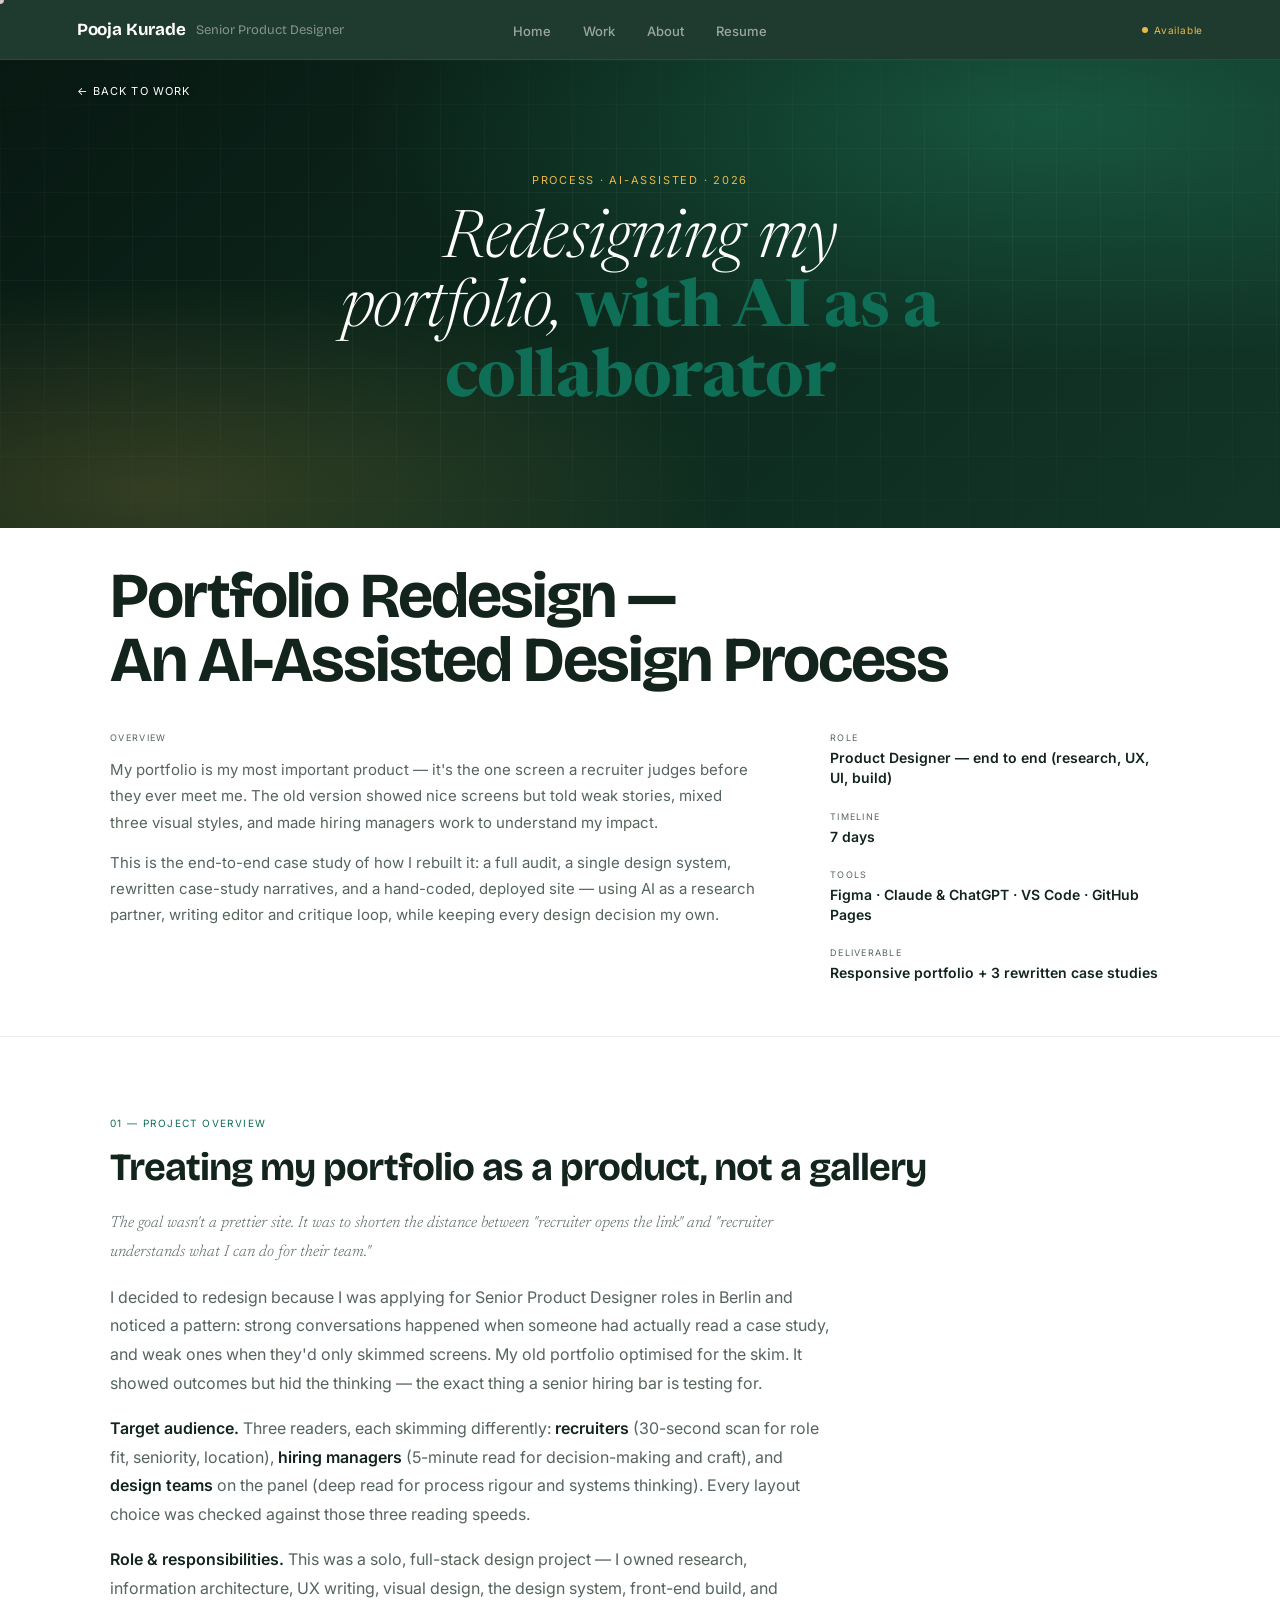
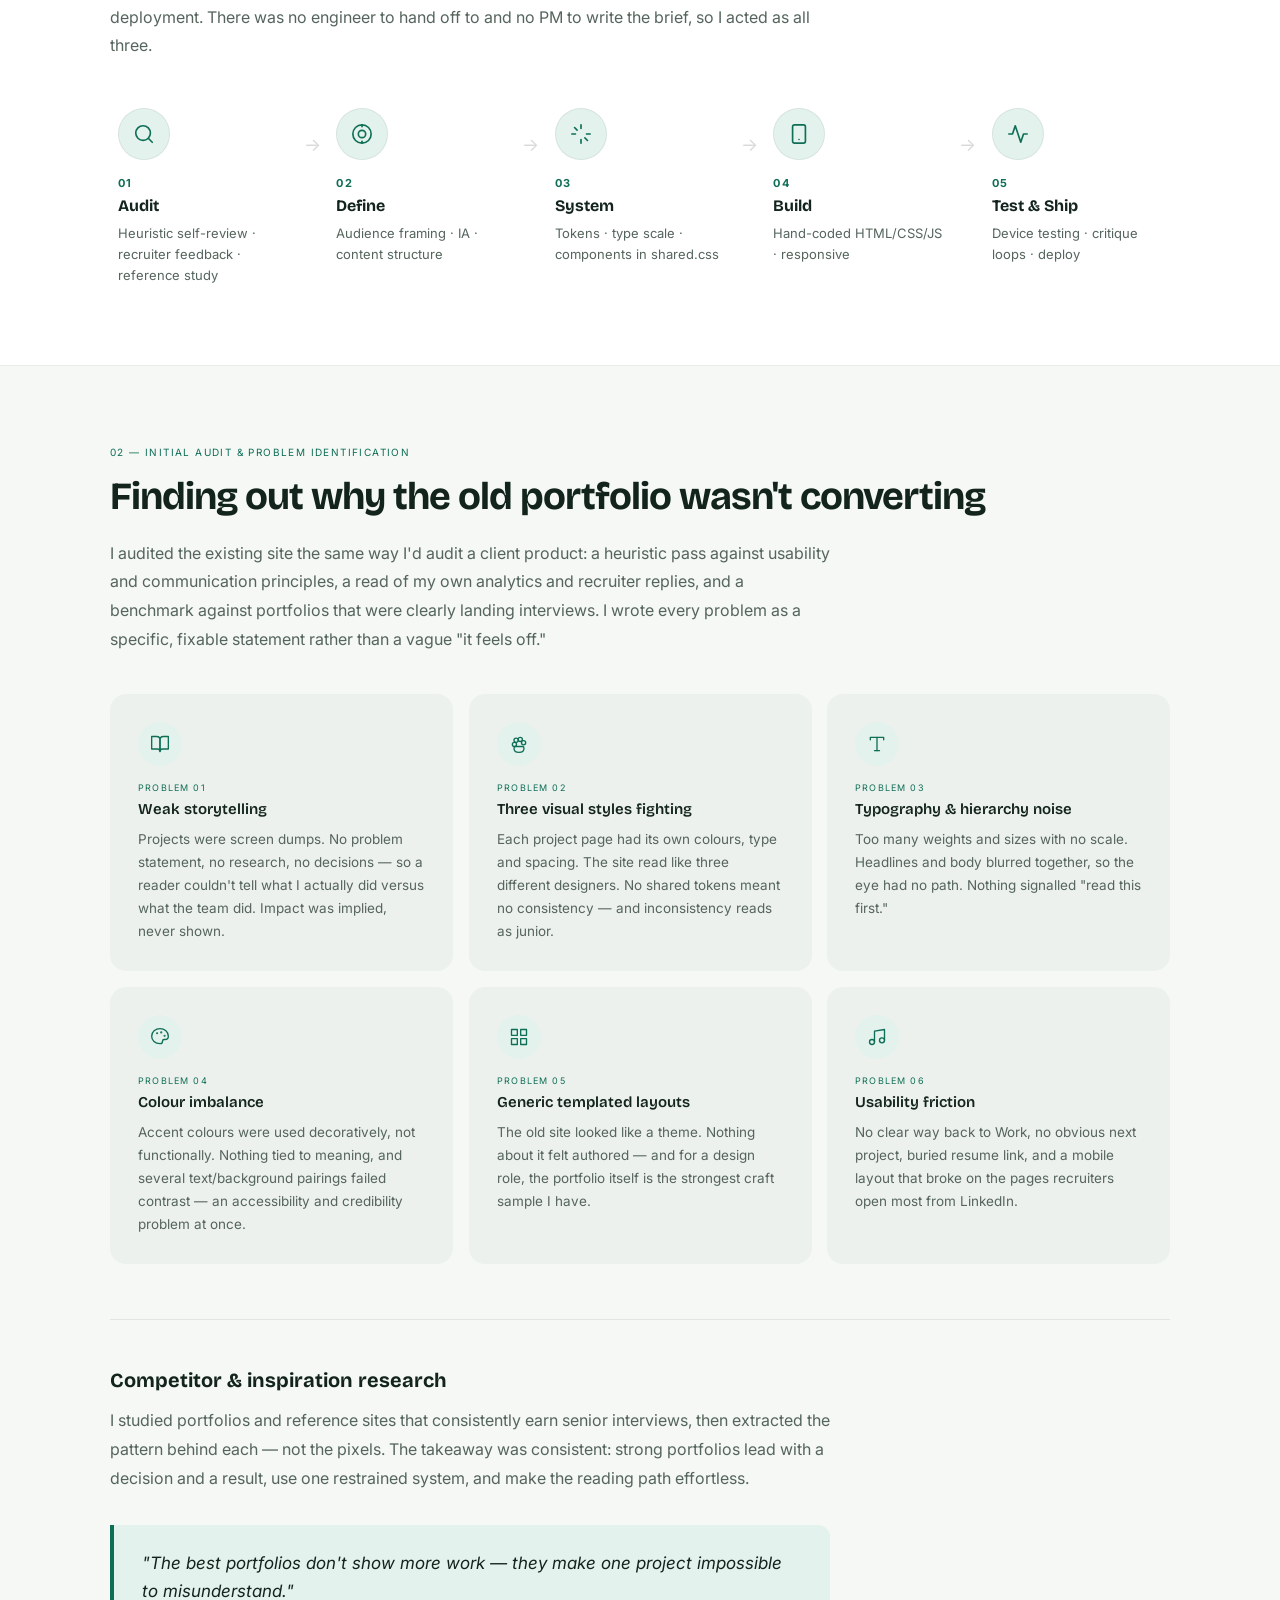
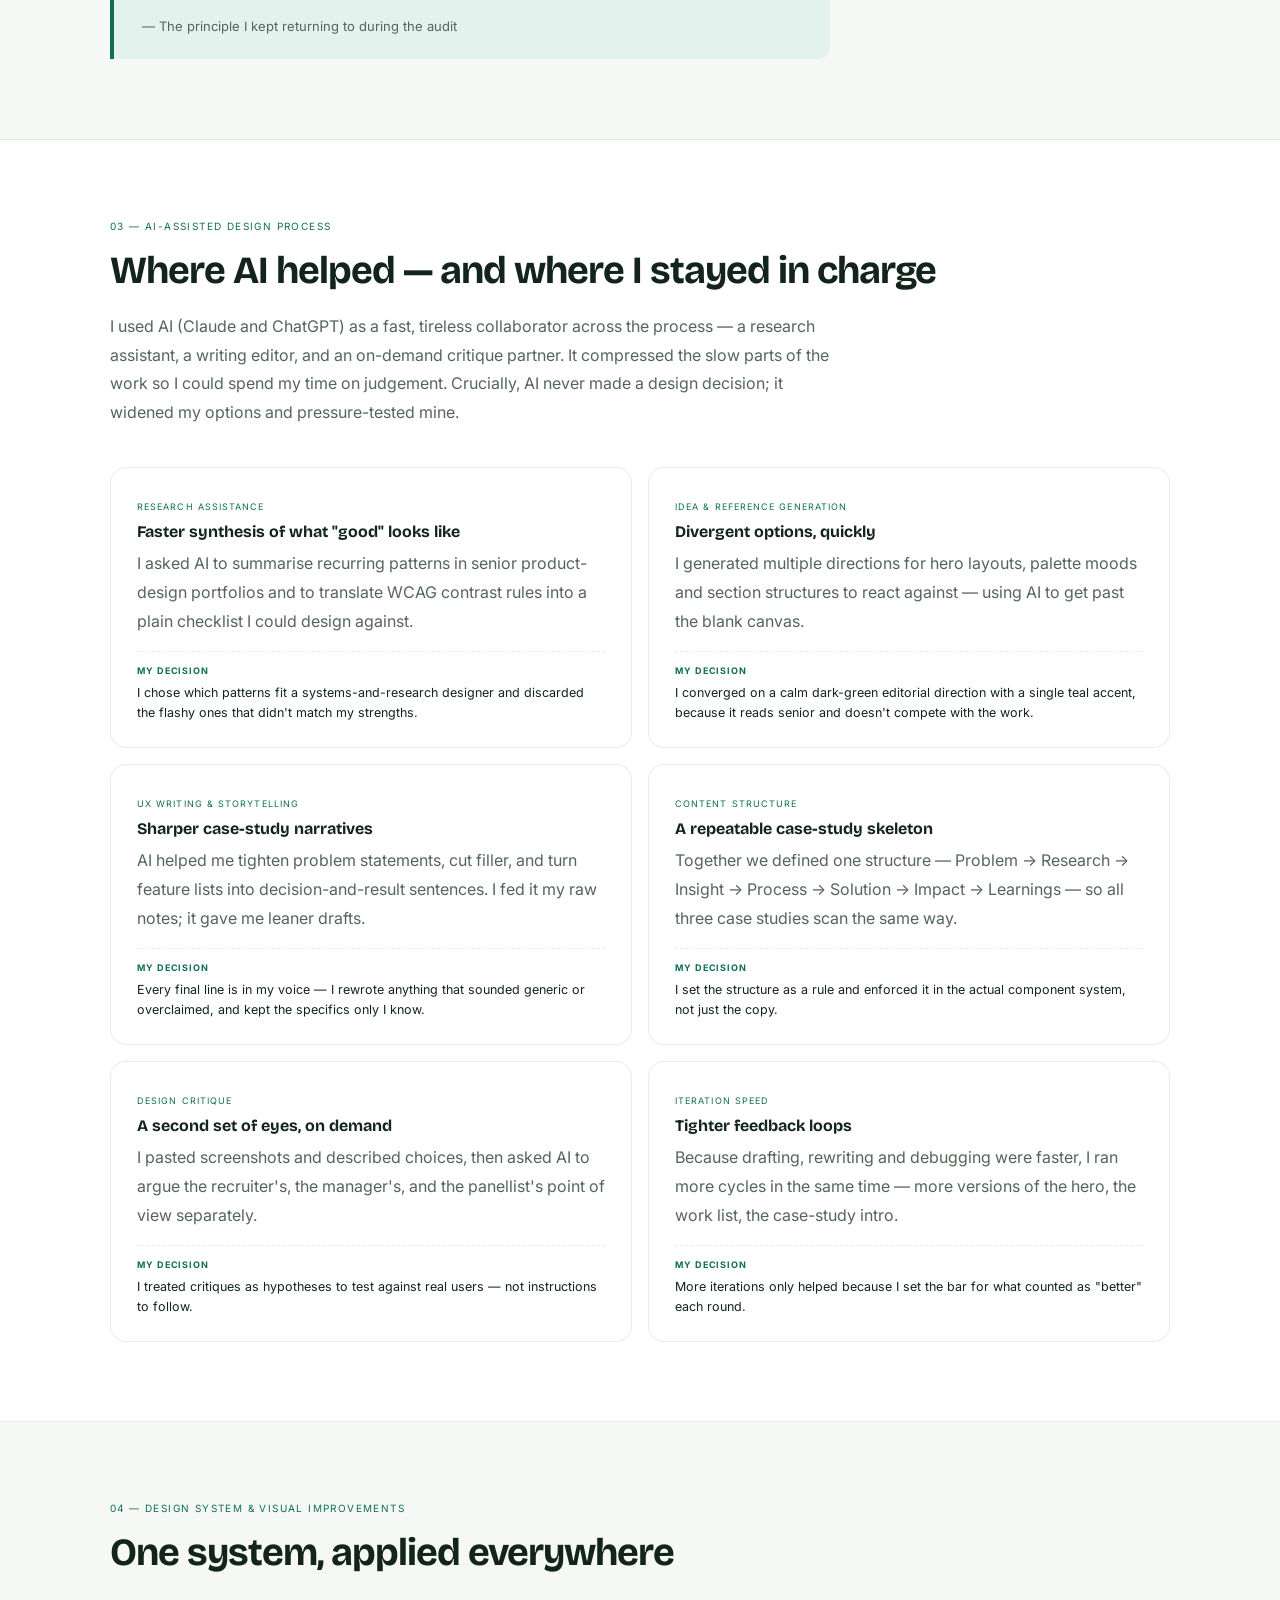
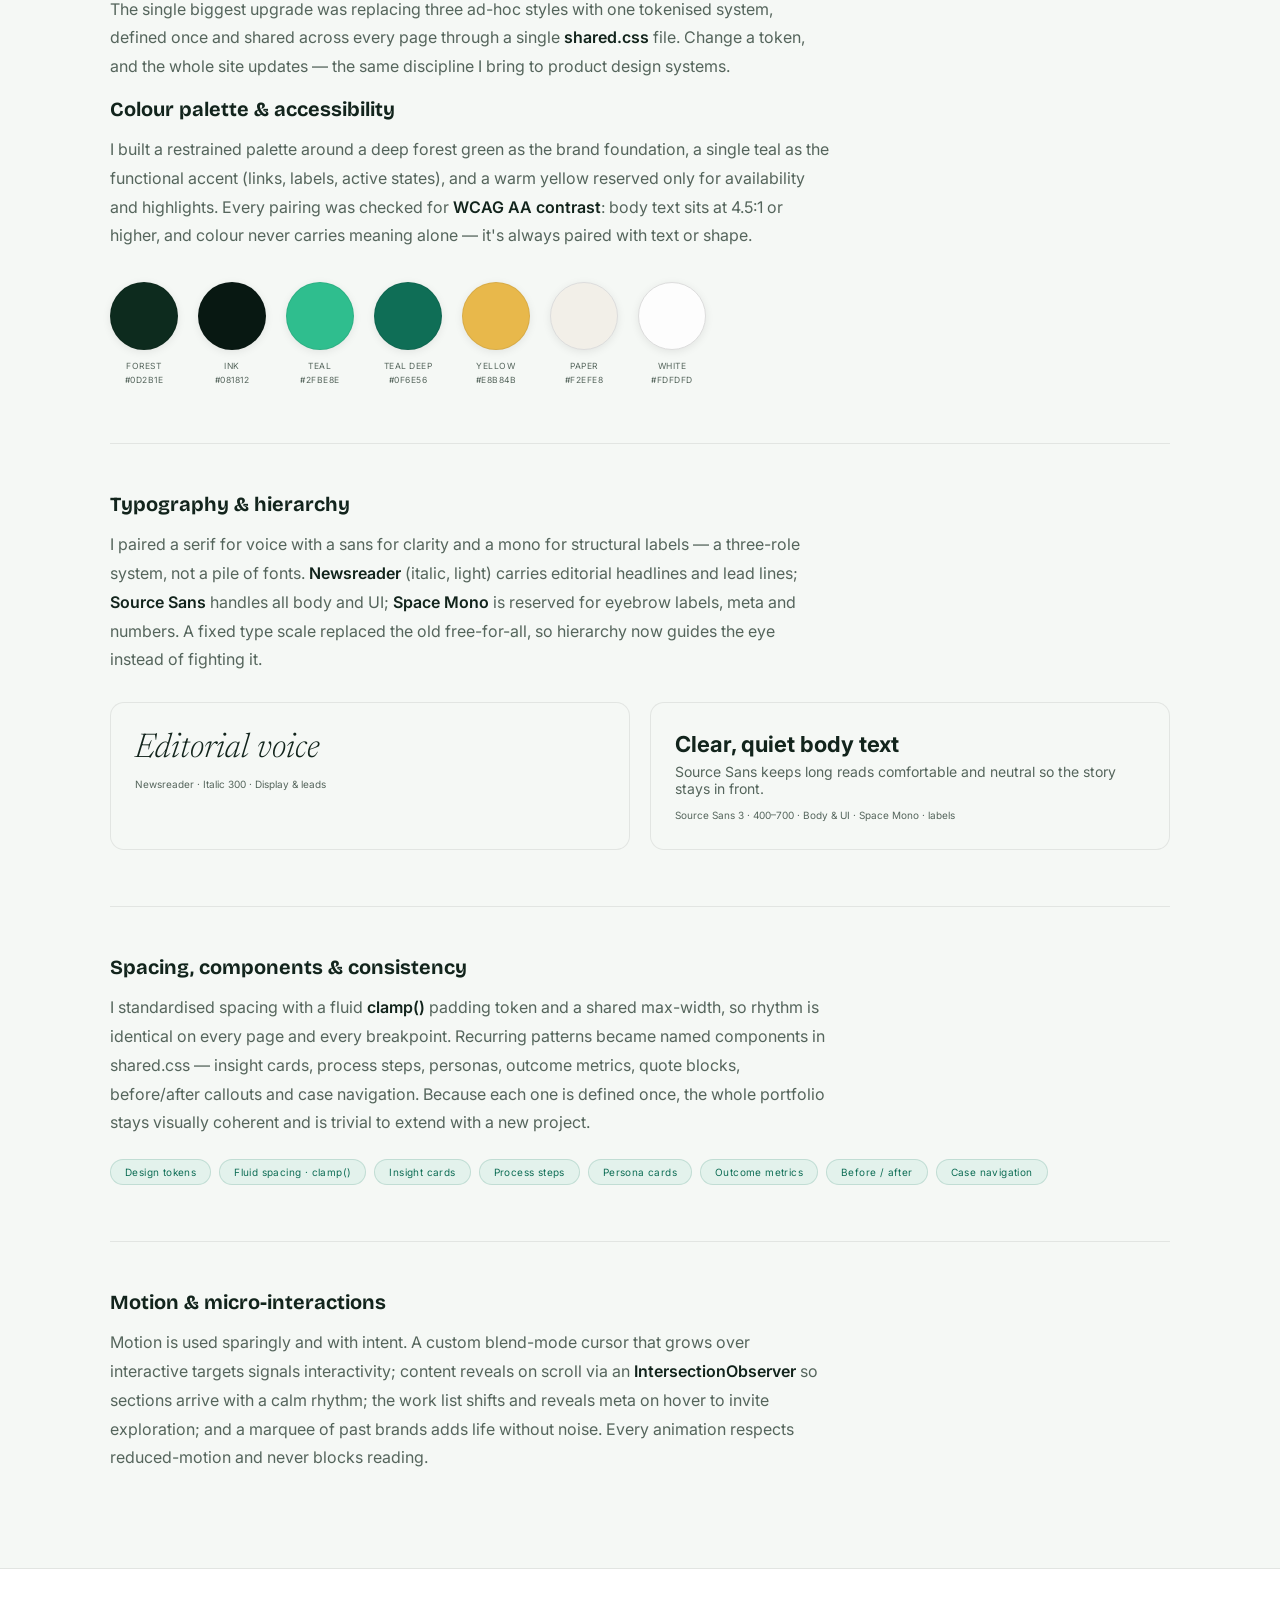
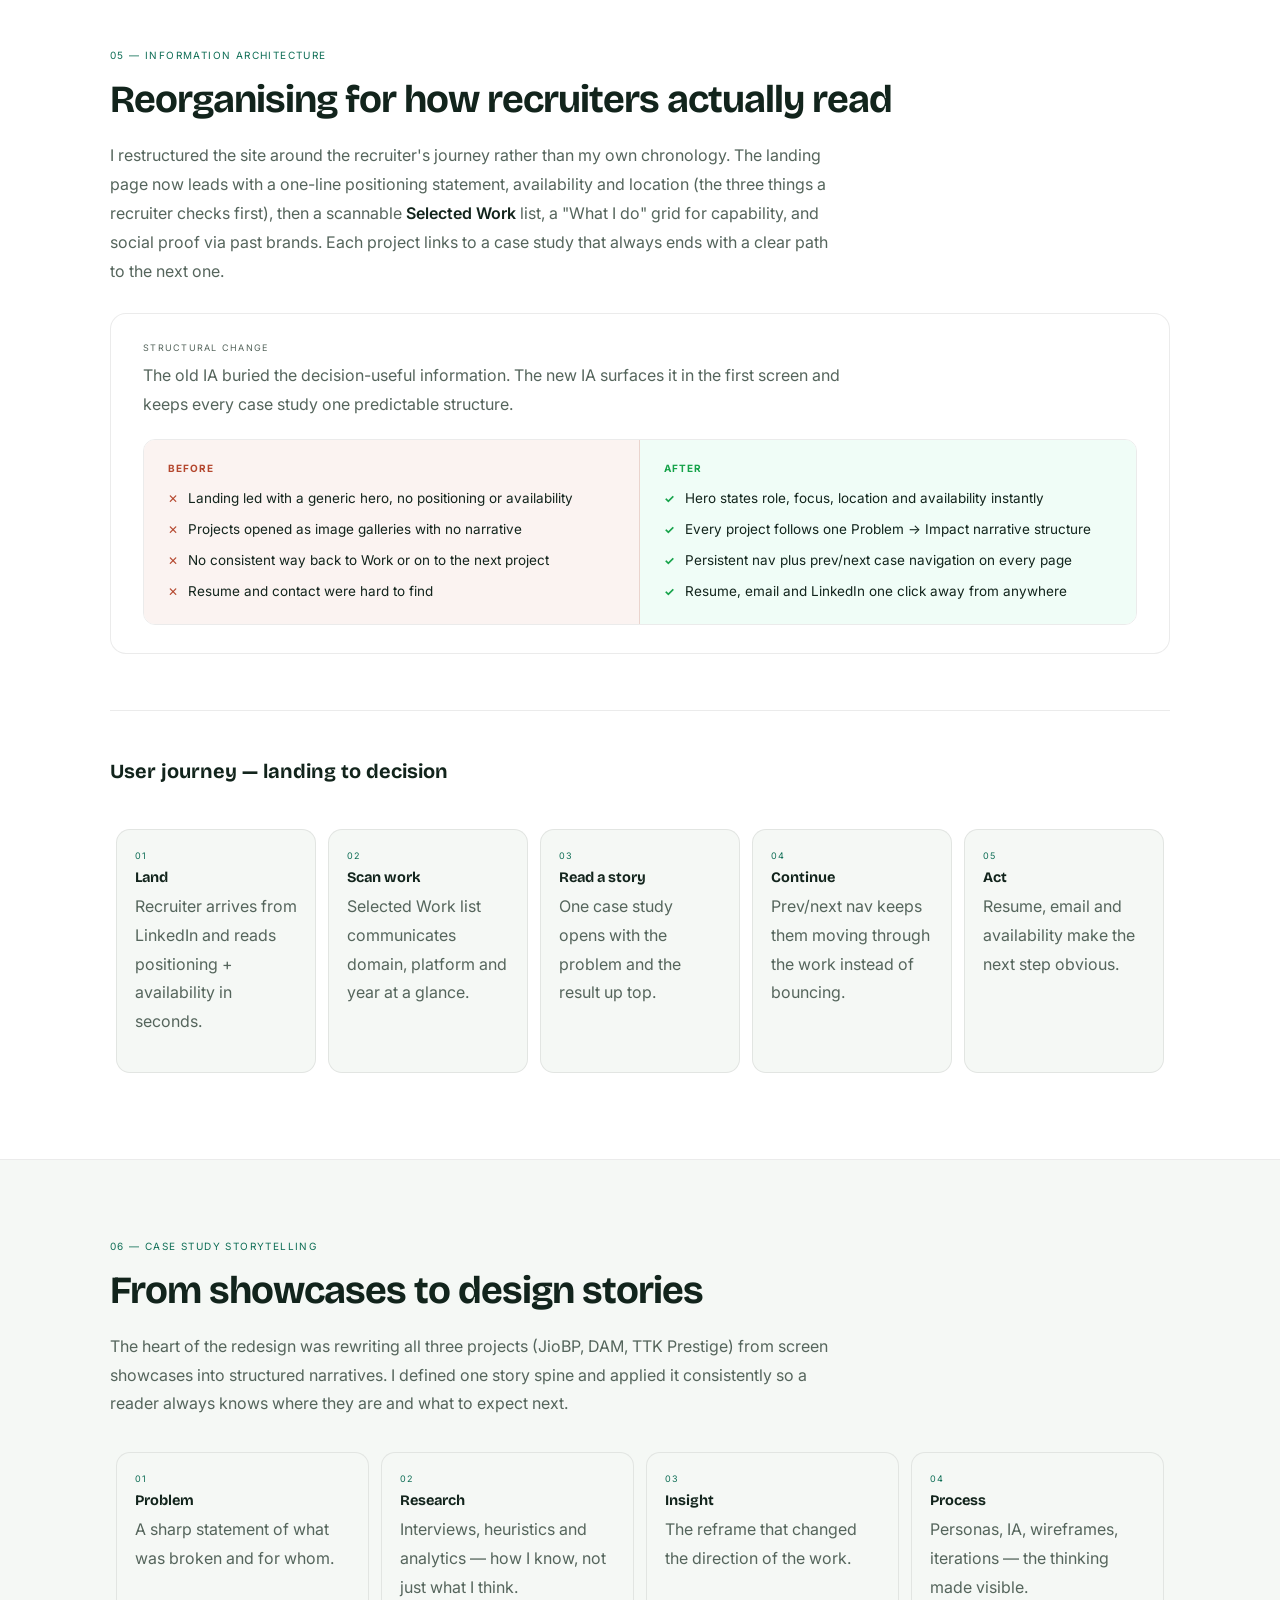
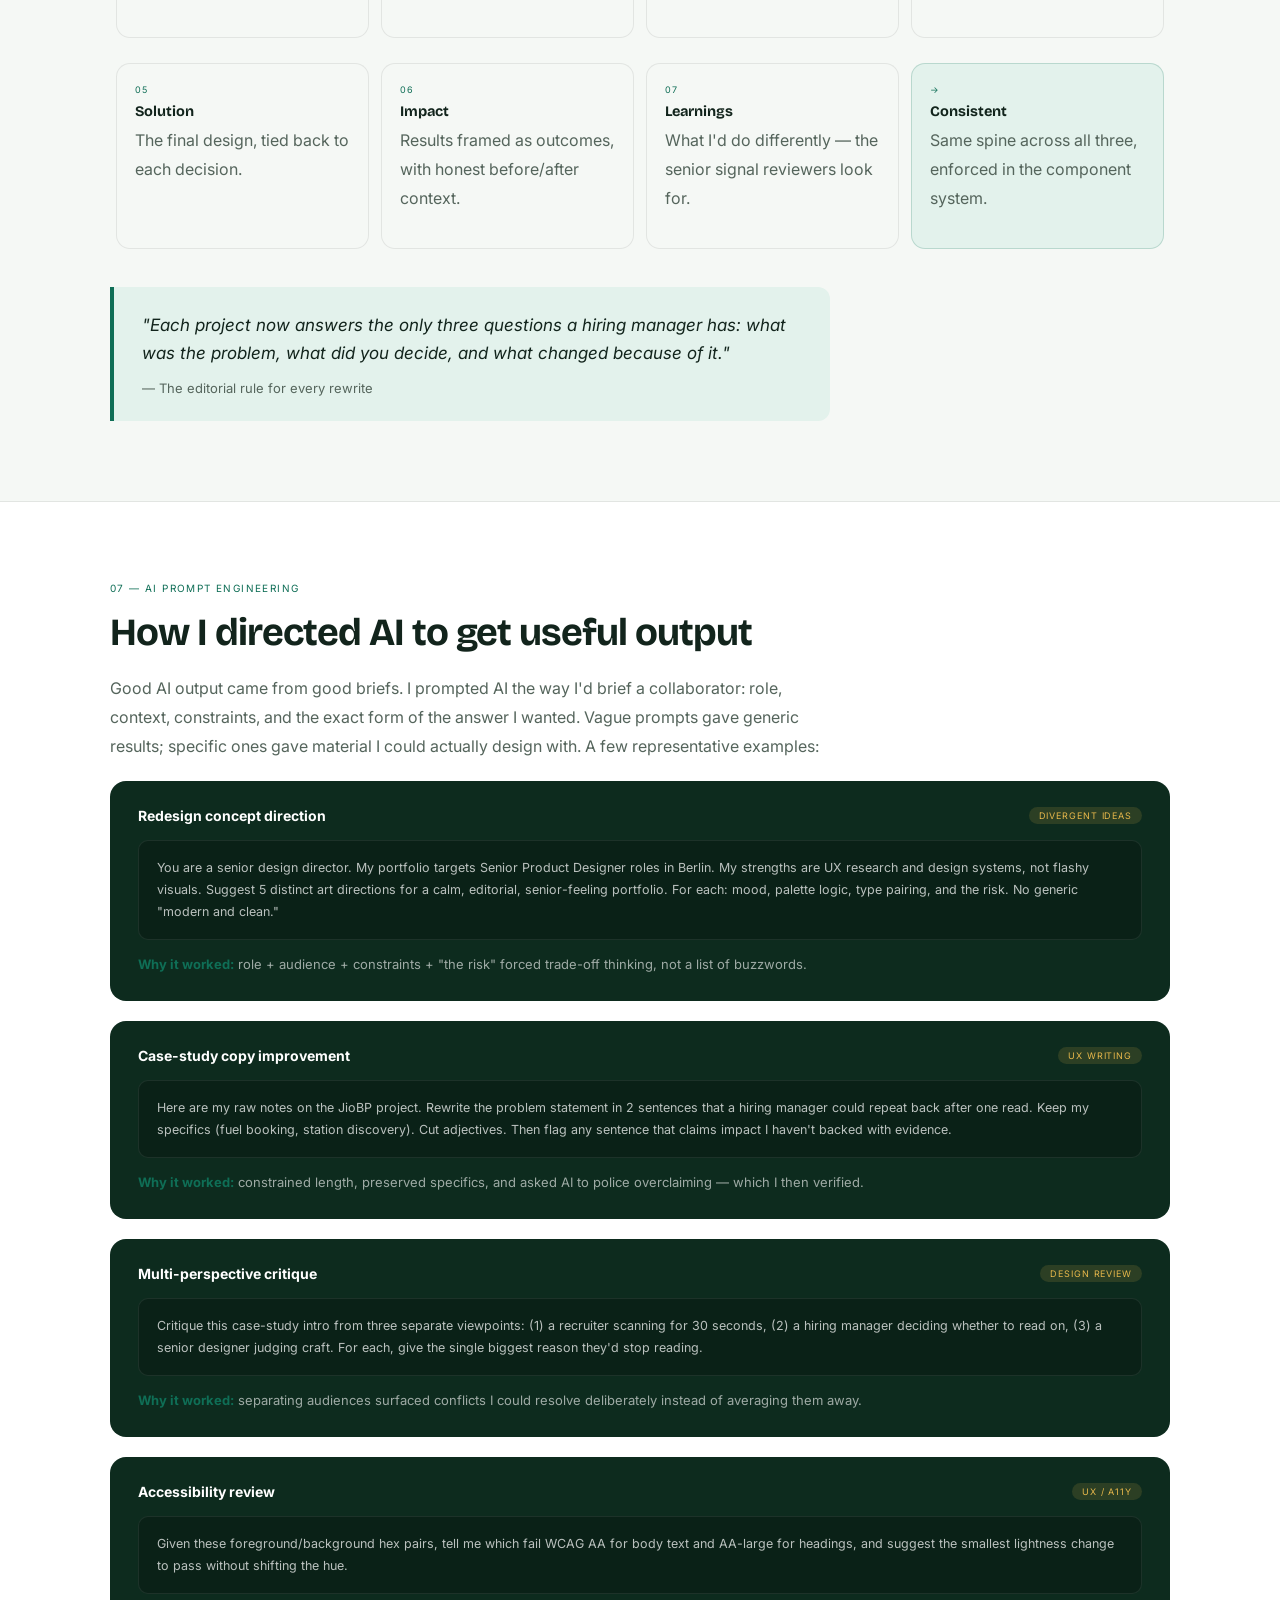
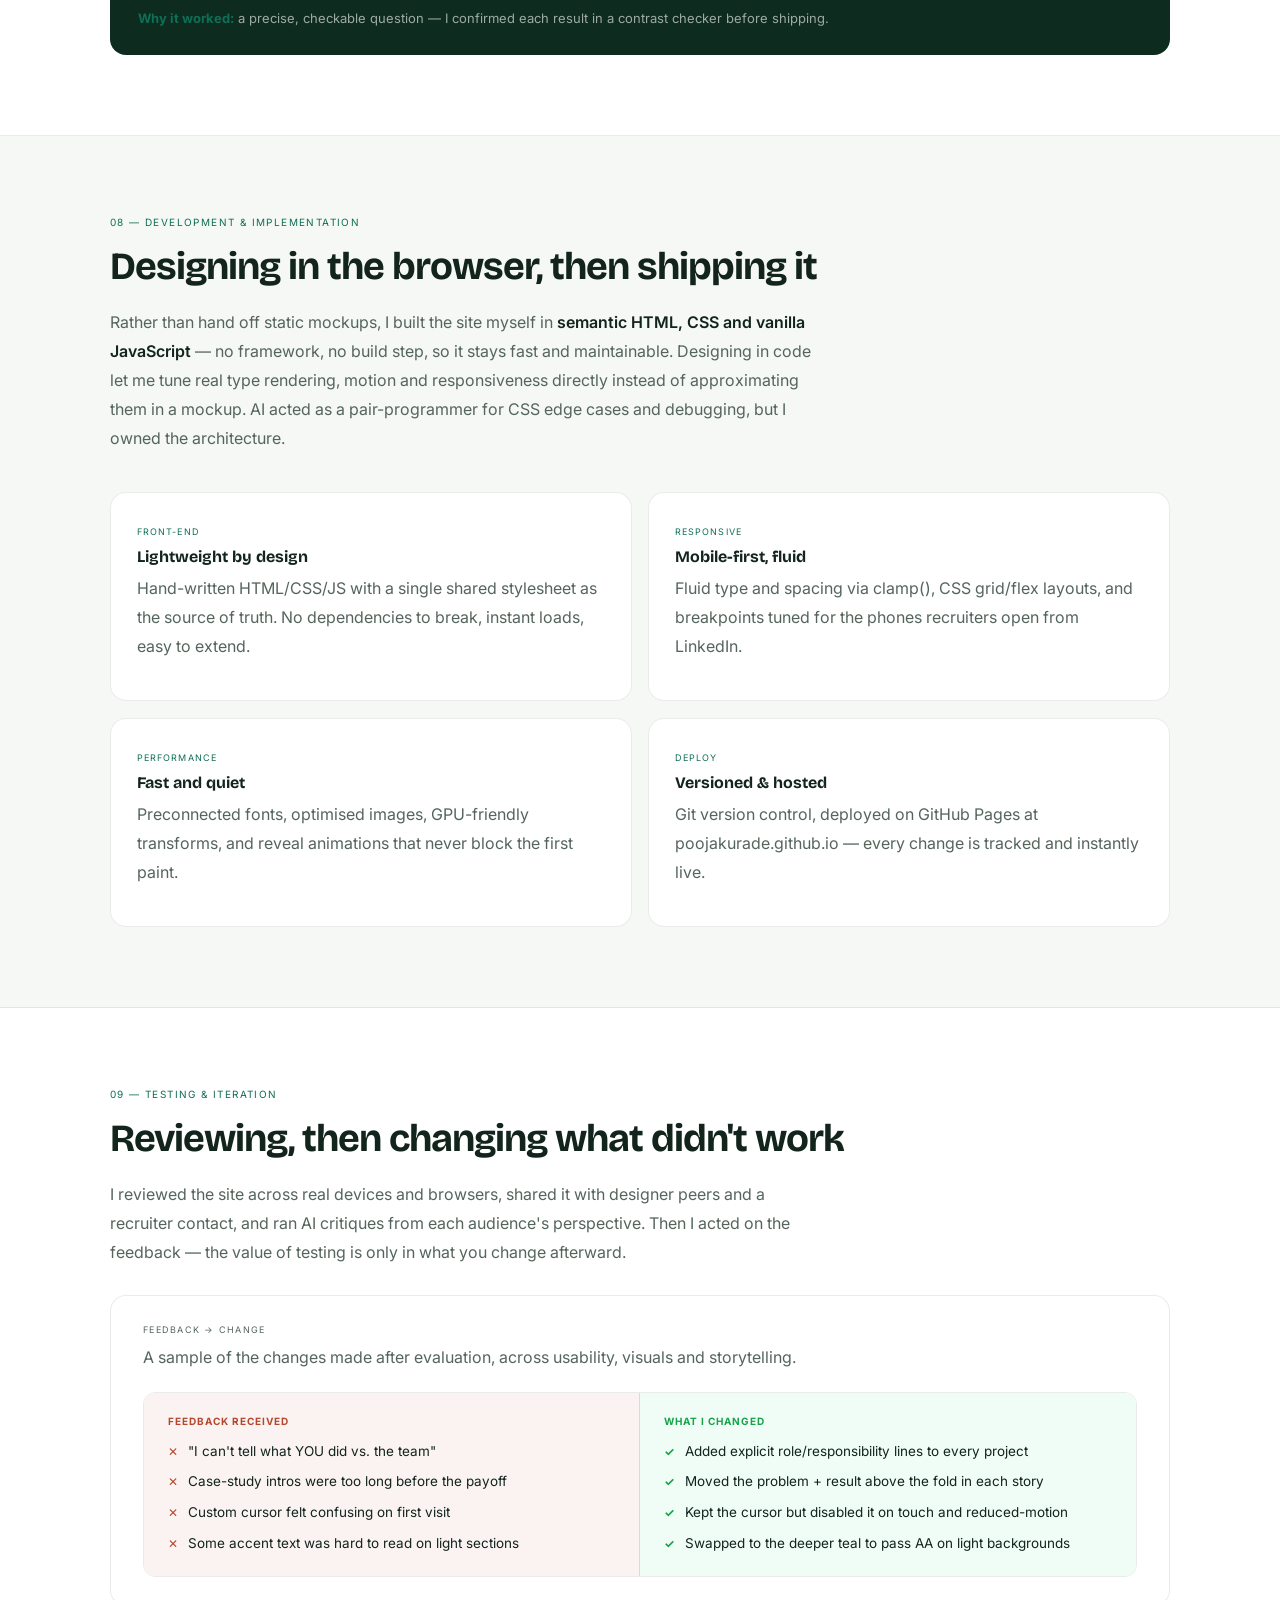
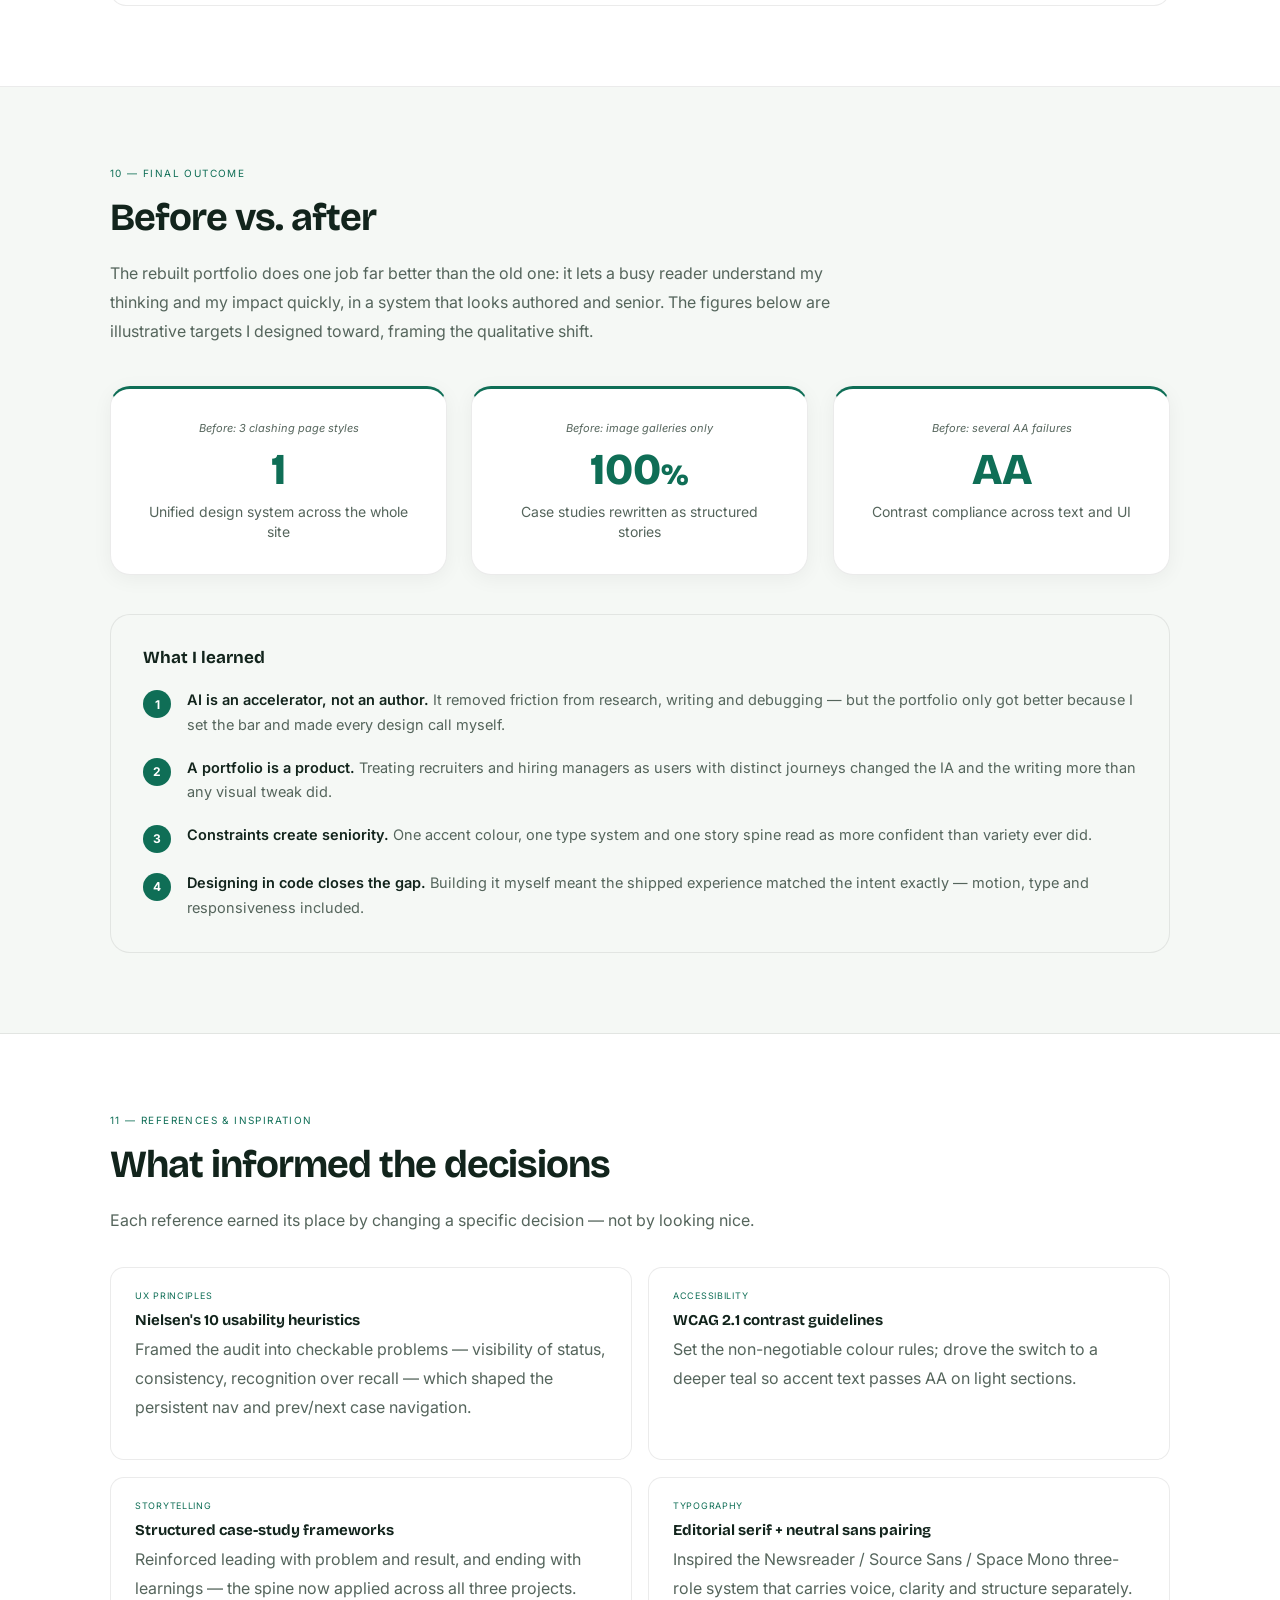
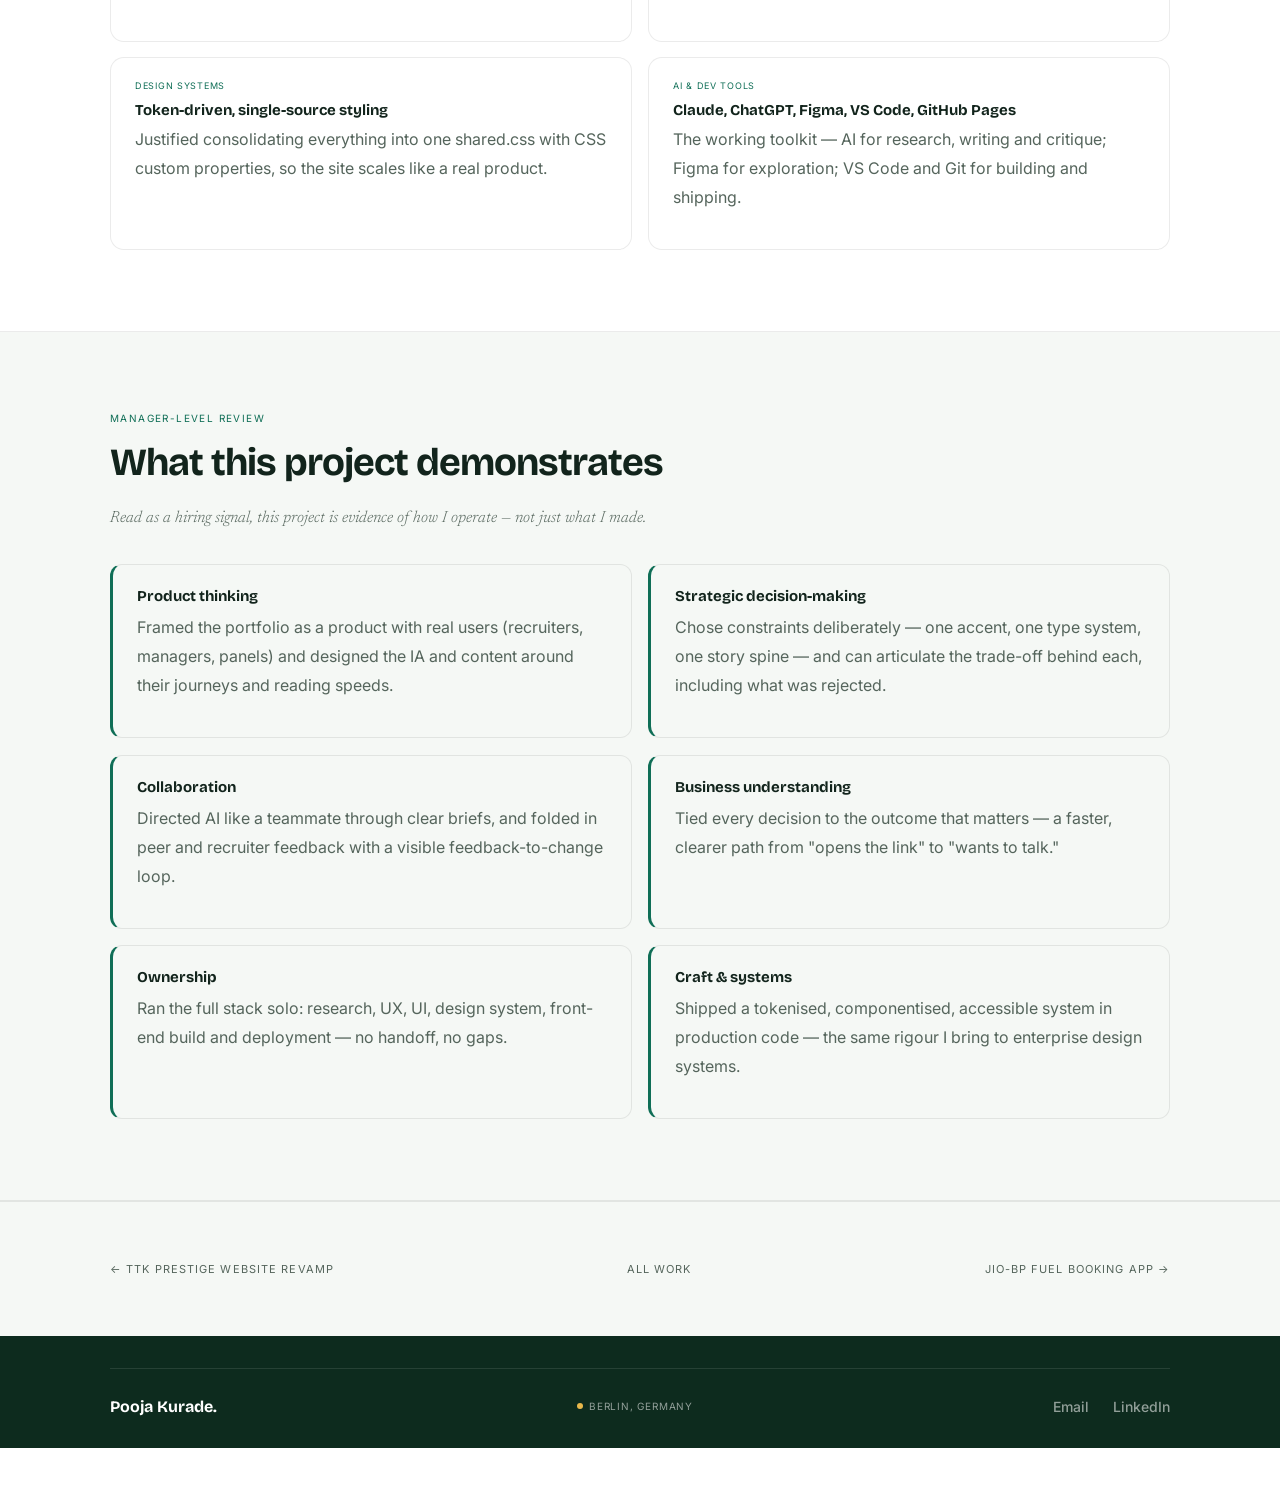
<file: pooja_kurade_casestudy_ai.html>
<!DOCTYPE html>
<html lang="en">
<head>
<meta charset="UTF-8">
<meta name="viewport" content="width=device-width, initial-scale=1.0">
<title>Portfolio Redesign with AI — Pooja Kurade</title>
<meta name="description" content="An end-to-end case study on how I redesigned my Senior Product Designer portfolio using an AI-assisted workflow — from audit to design system, storytelling, build and deploy.">
<link rel="icon" type="image/png" sizes="32x32" href="images/favicon-32.png">
<link rel="icon" type="image/png" sizes="16x16" href="images/favicon-16.png">
<link rel="apple-touch-icon" sizes="180x180" href="images/favicon-180.png">
<link rel="icon" href="images/favicon.ico">
<link rel="preconnect" href="https://fonts.googleapis.com">
<link rel="preconnect" href="https://fonts.gstatic.com" crossorigin>
<link href="https://fonts.googleapis.com/css2?family=Bricolage+Grotesque:opsz,wght@12..96,400;12..96,500;12..96,600;12..96,700;12..96,800&family=Inter:wght@400;500;600;700&family=Newsreader:ital,opsz,wght@0,6..72,300;0,6..72,400;1,6..72,300&display=swap" rel="stylesheet">
<style>
/* ── TOKENS ── */
:root {
  --dark:     #12241C;
  --mid:      #55655C;
  --light:    #EDF1EE;
  --cream:    #F5F8F5;
  --white:    #FFFFFF;
  --teal:     #0F6E56;
  --teal-dk:  #0A5C44;
  --teal-l:   #E3F2EC;
  --yellow:   #E8B84B;
  --yellow-l: #FBF3DE;
  --border:   rgba(0,0,0,0.08);
  --ff:       'Inter', system-ui, sans-serif;
  --ff-m:     'Inter', system-ui, sans-serif;
  --ff-display: 'Bricolage Grotesque', 'Inter', system-ui, sans-serif;
  --ff-s:     'Newsreader', Georgia, serif;
  --pad:      clamp(24px, 6vw, 96px);
  --max-w:    1060px;
  --ease:     cubic-bezier(0.4,0,0.2,1);
}

*, *::before, *::after { box-sizing: border-box; margin: 0; padding: 0 }
html { scroll-behavior: smooth }
body {
  font-family: var(--ff); background: #fff; color: var(--dark);
  cursor: none; overflow-x: hidden; -webkit-font-smoothing: antialiased;
}
a { text-decoration: none; color: inherit }
img { display: block; max-width: 100% }

/* ── CURSOR ── */
#cur {
  width: 8px; height: 8px; background: #fff; mix-blend-mode: difference;
  border-radius: 50%; position: fixed; top: 0; left: 0;
  pointer-events: none; z-index: 9999;
  transform: translate(-50%,-50%);
  transition: width .2s var(--ease), height .2s var(--ease);
  will-change: left, top;
}
#cur.big { width: 32px; height: 32px; background: transparent; border: 1.5px solid var(--teal); mix-blend-mode: normal }
@media(hover:none) { #cur { display: none } body { cursor: auto } }

/* ── NAV ── */
nav {
  position: fixed; top: 0; left: 0; right: 0; z-index: 100;
  display: flex; align-items: center; justify-content: space-between;
  padding: 0 var(--pad); height: 60px;
  background: rgba(13,43,30,.92); backdrop-filter: blur(14px); -webkit-backdrop-filter: blur(14px);
  border-bottom: 1px solid var(--border); transition: background .3s;
}
.nav-logo { font-size: 17px; font-weight: 700; letter-spacing: -.02em; color: #fff; display: flex; align-items: center; gap: 10px; }
.nav-role { font-size: 13px; font-weight: 400; letter-spacing: 0; color: rgba(255,255,255,.45); }
@media (max-width: 640px) { .nav-role { display: none; } }
.nav-links { display: flex; align-items: center; gap: 32px; list-style: none; }
.nav-links a { font-size: 13px; font-weight: 500; color: rgba(255,255,255,.55); transition: color .2s }
.nav-links a:hover { color: #fff }
.nav-right { display: flex; align-items: center; gap: 22px; }
.nav-avail {
  font-family: var(--ff-m); font-size: 10px; letter-spacing: .08em;
  color: var(--yellow); display: flex; align-items: center; gap: 6px;
}
.nav-dot {
  width: 6px; height: 6px; border-radius: 50%; background: var(--yellow);
  display: inline-block; animation: pulse 2.5s ease infinite; flex-shrink: 0;
}
@keyframes pulse { 0%,100%{opacity:1} 50%{opacity:.3} }
.hamburger { display: none; flex-direction: column; gap: 5px; background: none; border: none; cursor: none; padding: 4px; }
.hamburger span { display: block; width: 20px; height: 1.5px; background: rgba(255,255,255,.7); border-radius: 2px }
#mob { display: none; position: fixed; inset: 0; z-index: 190; background: #0D2B1E; flex-direction: column; align-items: center; justify-content: center; gap: 24px; }
#mob.open { display: flex }
#mob a { font-size: 40px; font-weight: 700; color: #fff; transition: color .2s }
#mob a:hover { color: var(--teal) }
.mob-x { position: absolute; top: 18px; right: var(--pad); font-size: 22px; background: none; border: none; cursor: none; color: #fff }
@media(max-width: 820px) { .nav-links { display: none } .nav-avail { display: none } .hamburger { display: flex } }

/* ── HERO ── */
.cs-hero { margin-top: 60px; }
.cs-hero-img {
  width: 100%; height: 52vh; max-height: 520px; min-height: 280px;
  overflow: hidden; background: #0D2B1E; position: relative;
}
.cs-hero-ph {
  width: 100%; height: 100%; position: relative;
  background:
    radial-gradient(120% 120% at 82% 12%, rgba(47,190,142,.28) 0%, transparent 45%),
    radial-gradient(90% 90% at 12% 92%, rgba(232,184,75,.18) 0%, transparent 50%),
    linear-gradient(135deg, #081812 0%, #0D2B1E 55%, #123528 100%);
  display: flex; flex-direction: column; align-items: center; justify-content: center; gap: 20px;
  overflow: hidden;
}
.cs-hero-ph-grid {
  position: absolute; inset: 0;
  background-image: linear-gradient(rgba(255,255,255,.04) 1px, transparent 1px),
                    linear-gradient(90deg, rgba(255,255,255,.04) 1px, transparent 1px);
  background-size: 44px 44px;
  mask-image: radial-gradient(120% 80% at 50% 50%, #000 30%, transparent 80%);
}
.cs-hero-ph-tag {
  font-family: var(--ff-m); font-size: 11px; letter-spacing: .16em; text-transform: uppercase;
  color: var(--yellow); position: relative; z-index: 1;
}
.cs-hero-ph-title {
  font-family: var(--ff-s); font-style: italic; font-weight: 300;
  font-size: clamp(30px, 6vw, 66px); color: #fff; line-height: 1.05;
  text-align: center; max-width: 16ch; position: relative; z-index: 1; letter-spacing: -.01em;
}
.cs-hero-ph-title b { font-style: normal; font-weight: 700; color: var(--teal); }
.cs-hero-head { background: #fff; padding: 36px var(--pad) 0; }
.cs-hero-content { max-width: var(--max-w); margin: 0 auto; }
.cs-back {
  display: inline-flex; align-items: center; gap: 6px;
  font-family: var(--ff-m); font-size: 11px; letter-spacing: .1em; text-transform: uppercase;
  color: rgba(15,14,23,.28); margin-bottom: 16px; transition: color .2s;
}
.cs-back:hover { color: var(--dark) }
.cs-hero-img .cs-back {
  position: absolute; top: 24px; left: var(--pad); z-index: 5; color: #fff; margin-bottom: 0;
  text-shadow: 0 1px 6px rgba(0,0,0,.4);
}
.cs-hero-content h1 {
  font-size: clamp(32px, 5vw, 60px); font-weight: 700;
  color: var(--dark); letter-spacing: -2px; line-height: 1.02; margin: 0;
}
.cs-hero-cols { background: #fff; padding: 40px var(--pad) 52px; border-bottom: 1px solid var(--border); }
.cs-hero-cols-inner {
  max-width: var(--max-w); margin: 0 auto;
  display: grid; grid-template-columns: 1fr 340px; gap: 72px; align-items: start;
}
.cs-overview-lbl { font-family: var(--ff-m); font-size: 9px; letter-spacing: .15em; text-transform: uppercase; color: var(--mid); display: block; margin-bottom: 14px; }
.cs-overview-body { font-size: 15px; color: var(--mid); line-height: 1.75; }
.cs-overview-body p + p { margin-top: 14px; }
.cs-hero-meta-col { display: flex; flex-direction: column; gap: 22px; }
.cs-hmeta-label { font-family: var(--ff-m); font-size: 9px; letter-spacing: .14em; text-transform: uppercase; color: var(--mid); display: block; margin-bottom: 5px; }
.cs-hmeta-value { font-size: 14px; font-weight: 600; color: var(--dark); line-height: 1.45; }
@media(max-width: 680px) { .cs-hero-cols-inner { grid-template-columns: 1fr; gap: 36px; } }

/* ── SECTIONS ── */
.cs-section { padding: 80px var(--pad); border-bottom: 1px solid var(--border); }
.cs-section--alt { background: var(--cream); }
.cs-section-inner { max-width: var(--max-w); margin: 0 auto; }
.cs-section-label { font-family: var(--ff-m); font-size: 10px; letter-spacing: .14em; text-transform: uppercase; color: var(--teal); margin-bottom: 16px; display: block; }
h2 { font-size: clamp(28px, 3vw, 40px); font-weight: 700; letter-spacing: -1px; color: var(--dark); line-height: 1.15; margin: 0 0 20px; }
h3 { font-size: 20px; font-weight: 700; color: var(--dark); margin: 0 0 14px; }
.cs-section p { font-size: 16px; color: var(--mid); line-height: 1.8; max-width: 720px; margin-bottom: 16px; }
.cs-section p strong { color: var(--dark); font-weight: 600; }
.cs-subsection { margin-top: 56px; padding-top: 48px; border-top: 1px solid var(--border); }
.cs-lead {
  font-family: var(--ff-s); font-style: italic; font-weight: 300;
  font-size: clamp(19px, 2.2vw, 24px); color: var(--dark); line-height: 1.5; max-width: 760px;
  margin-bottom: 28px;
}

/* ── PROCESS STEPS ── */
.proc-steps-wrap { margin-top: 48px; }
.proc-steps { display: grid; grid-template-columns: 1fr auto 1fr auto 1fr auto 1fr auto 1fr; align-items: start; gap: 0; }
.proc-step { display: flex; flex-direction: column; align-items: flex-start; text-align: left; padding: 0 8px; }
.proc-icon {
  width: 52px; height: 52px; border-radius: 50%; background: var(--teal-l); color: var(--teal);
  display: flex; align-items: center; justify-content: center; margin-bottom: 16px; flex-shrink: 0;
  border: 1.5px solid rgba(0,0,0,.05);
}
.proc-num { font-size: 11px; font-weight: 700; letter-spacing: 0.12em; color: var(--teal); font-family: var(--ff-m); margin-bottom: 6px; }
.proc-title { font-size: 16px; font-weight: 700; color: var(--dark); margin-bottom: 8px; }
.proc-desc { font-size: 13px; color: var(--mid); line-height: 1.6; }
.proc-arrow { display: flex; align-items: flex-start; padding-top: 26px; font-size: 18px; color: rgba(0,0,0,.15); justify-content: center; width: 32px; flex-shrink: 0; }
@media(max-width: 720px) { .proc-steps { grid-template-columns: 1fr; gap: 24px; } .proc-arrow { display: none; } }

/* ── INSIGHT CARDS ── */
.cs-insights-grid { display: grid; grid-template-columns: repeat(3, 1fr); gap: 16px; margin-top: 40px; }
.cs-insight-card { background: var(--light); border-radius: 16px; padding: 28px; display: flex; flex-direction: column; align-items: flex-start; gap: 16px; }
.cs-insight-icon { width: 44px; height: 44px; border-radius: 50%; background: var(--teal-l); display: flex; align-items: center; justify-content: center; flex-shrink: 0; color: var(--teal); }
.cs-insight-icon svg { width: 20px; height: 20px; stroke: currentColor; fill: none; }
.cs-insight-num { font-family: var(--ff-m); font-size: 9px; letter-spacing: .13em; text-transform: uppercase; color: var(--teal); margin-bottom: 6px; }
.cs-insight-title { font-size: 15px; font-weight: 600; color: var(--dark); line-height: 1.4; margin-bottom: 8px; }
.cs-insight-desc { font-size: 13.5px; color: var(--mid); line-height: 1.7; }
@media(max-width:768px){ .cs-insights-grid { grid-template-columns: 1fr; } }

/* ── QUOTE ── */
.cs-quote { background: var(--teal-l); border-left: 4px solid var(--teal); border-radius: 0 12px 12px 0; padding: 24px 28px; margin: 32px 0 0; max-width: 720px; }
.cs-quote p { font-size: 17px; font-style: italic; color: var(--dark); line-height: 1.65; margin: 0 0 10px; }
.cs-quote cite { font-size: 13px; color: var(--mid); font-style: normal; }

/* ── AI STAGE GRID ── */
.ai-grid { display: grid; grid-template-columns: repeat(2, 1fr); gap: 16px; margin-top: 40px; }
.ai-card { background: #fff; border: 1px solid var(--border); border-radius: 16px; padding: 26px 26px 24px; transition: transform .25s var(--ease), box-shadow .25s var(--ease); }
.ai-card:hover { transform: translateY(-4px); box-shadow: 0 12px 32px rgba(0,0,0,.07); }
.ai-card-tag { font-family: var(--ff-m); font-size: 9px; letter-spacing: .12em; text-transform: uppercase; color: var(--teal); display: inline-block; margin-bottom: 10px; }
.ai-card h4 { font-size: 16px; font-weight: 700; color: var(--dark); margin-bottom: 8px; }
.ai-card p { font-size: 13.5px; color: var(--mid); line-height: 1.7; margin: 0; max-width: none; }
.ai-card .ai-human { margin-top: 12px; font-size: 12.5px; color: var(--dark); line-height: 1.6; padding-top: 12px; border-top: 1px dashed var(--border); }
.ai-card .ai-human b { color: var(--teal); font-family: var(--ff-m); font-size: 9px; letter-spacing: .1em; text-transform: uppercase; display: block; margin-bottom: 4px; }
@media(max-width:640px){ .ai-grid { grid-template-columns: 1fr; } }

/* ── STYLEGUIDE ── */
.sg-swatches { display: flex; gap: 20px; margin-top: 32px; flex-wrap: wrap; align-items: flex-start; }
.sg-swatch-item { display: flex; flex-direction: column; align-items: center; gap: 10px; }
.sg-swatch { width: 68px; height: 68px; border-radius: 50%; border: 1px solid rgba(0,0,0,.07); box-shadow: 0 2px 8px rgba(0,0,0,.08); }
.sg-swatch-label { font-family: var(--ff-m); font-size: 8.5px; letter-spacing: .06em; text-transform: uppercase; color: var(--mid); text-align: center; line-height: 1.6; }
.sg-type-grid { display: grid; grid-template-columns: 1fr 1fr; gap: 20px; margin-top: 28px; }
.sg-type-block { padding: 28px 24px; background: var(--cream); border-radius: 14px; border: 1px solid var(--border); }
.sg-type-spec { font-family: var(--ff-m); font-size: 10px; color: var(--mid); }
@media(max-width: 640px) { .sg-type-grid { grid-template-columns: 1fr; } }

/* ── BEFORE / AFTER ── */
.ia-change { background: #fff; border: 1px solid var(--border); border-radius: 16px; padding: 28px 32px; margin-top: 28px; }
.ia-change-label { font-family: var(--ff-m); font-size: 9px; letter-spacing: .14em; text-transform: uppercase; color: var(--mid); margin-bottom: 8px; display: block; }
.ia-change-intro { font-size: 14px; color: var(--mid); line-height: 1.65; max-width: 640px; margin-bottom: 0; }
.ia-change-grid { display: grid; grid-template-columns: 1fr 1fr; gap: 0; margin-top: 20px; border: 1px solid var(--border); border-radius: 12px; overflow: hidden; }
.ia-change-col { padding: 22px 24px; }
.ia-change-col--before { background: #FBF3F1; border-right: 1px solid #EAD4CE; }
.ia-change-col--after  { background: #F0FDF7; }
.ia-change-col h4 { font-family: var(--ff-m); font-size: 10px; font-weight: 700; letter-spacing: .1em; text-transform: uppercase; margin-bottom: 14px; }
.ia-change-col--before h4 { color: #B4472E; }
.ia-change-col--after  h4 { color: #16A34A; }
.ia-change-item { display: flex; align-items: flex-start; gap: 10px; font-size: 13.5px; color: var(--dark); line-height: 1.55; margin-bottom: 10px; }
.ia-change-item:last-child { margin-bottom: 0; }
.ia-change-item::before { flex-shrink: 0; margin-top: 2px; font-size: 12px; font-weight: 700; }
.ia-change-col--before .ia-change-item::before { content: '✕'; color: #B4472E; }
.ia-change-col--after  .ia-change-item::before { content: '✓'; color: #16A34A; }
@media(max-width: 640px) { .ia-change-grid { grid-template-columns: 1fr; } .ia-change-col--before { border-right: none; border-bottom: 1px solid var(--border); } }

/* ── PROMPT CARDS ── */
.prompt-card { background: #0D2B1E; border-radius: 16px; padding: 26px 28px; margin-top: 20px; overflow: hidden; }
.prompt-card-head { display: flex; align-items: center; justify-content: space-between; gap: 14px; margin-bottom: 16px; flex-wrap: wrap; }
.prompt-goal { font-size: 14px; font-weight: 700; color: #fff; }
.prompt-badge { font-family: var(--ff-m); font-size: 9px; letter-spacing: .1em; text-transform: uppercase; color: var(--yellow); background: rgba(232,184,75,.14); padding: 3px 10px; border-radius: 20px; }
.prompt-body { font-family: var(--ff-m); font-size: 12.5px; line-height: 1.75; color: rgba(255,255,255,.72); background: rgba(0,0,0,.22); border: 1px solid rgba(255,255,255,.08); border-radius: 10px; padding: 16px 18px; white-space: pre-wrap; }
.prompt-why { margin-top: 14px; font-size: 13px; color: rgba(255,255,255,.6); line-height: 1.65; }
.prompt-why b { color: var(--teal); }

/* ── FLOW STEPS ── */
.flow { display: flex; align-items: stretch; gap: 0; margin-top: 40px; flex-wrap: wrap; }
.flow-step { flex: 1; min-width: 150px; background: var(--cream); border: 1px solid var(--border); border-radius: 14px; padding: 20px 18px; margin: 6px; }
.flow-step .flow-n { font-family: var(--ff-m); font-size: 9px; letter-spacing: .1em; color: var(--teal); text-transform: uppercase; margin-bottom: 8px; }
.flow-step h4 { font-size: 14.5px; font-weight: 700; color: var(--dark); margin-bottom: 6px; }
.flow-step p { font-size: 12.5px; color: var(--mid); line-height: 1.6; margin: 0; max-width: none; }

/* ── OUTCOMES ── */
.outcomes-grid { display: grid; grid-template-columns: repeat(3, 1fr); gap: 24px; margin: 40px 0; }
.outcome-card { background: #fff; border: 1px solid var(--border); border-radius: 20px; padding: 32px 28px; text-align: center; box-shadow: 0 4px 20px rgba(0,0,0,0.05); border-top: 3px solid var(--teal); }
.outcome-metric { font-size: 44px; font-weight: 800; color: var(--teal); font-family: var(--ff-m); line-height: 1; }
.outcome-metric span { font-size: 26px; }
.outcome-label { margin-top: 10px; font-size: 14px; color: var(--mid); line-height: 1.4; }
.outcome-before { font-size: 11px; color: var(--mid); font-style: italic; display: block; margin-bottom: 12px; line-height: 1.4; }
@media(max-width: 640px) { .outcomes-grid { grid-template-columns: 1fr; } }

/* ── LEARNINGS ── */
.outcome-learnings { margin-top: 40px; padding: 32px; background: var(--cream); border-radius: 20px; border: 1px solid var(--border); }
.outcome-learnings h3 { font-size: 17px; font-weight: 700; margin-bottom: 20px; color: var(--dark); }
.outcome-learning-item { display: flex; gap: 16px; margin-bottom: 18px; align-items: flex-start; }
.outcome-learning-item:last-child { margin-bottom: 0; }
.ol-icon { width: 28px; height: 28px; border-radius: 50%; background: var(--teal); color: #fff; display: flex; align-items: center; justify-content: center; font-size: 12px; font-weight: 700; font-family: var(--ff-m); flex-shrink: 0; margin-top: 2px; }
.ol-text { font-size: 14.5px; color: var(--mid); line-height: 1.7; }
.ol-text strong { color: var(--dark); font-weight: 600; }

/* ── REFERENCE LIST ── */
.ref-grid { display: grid; grid-template-columns: repeat(2, 1fr); gap: 16px; margin-top: 32px; }
.ref-item { background: #fff; border: 1px solid var(--border); border-radius: 14px; padding: 22px 24px; }
.ref-item h4 { font-size: 15px; font-weight: 700; color: var(--dark); margin-bottom: 6px; }
.ref-item .ref-src { font-family: var(--ff-m); font-size: 9px; letter-spacing: .08em; text-transform: uppercase; color: var(--teal); display: block; margin-bottom: 10px; }
.ref-item p { font-size: 13px; color: var(--mid); line-height: 1.65; margin: 0; max-width: none; }
@media(max-width:640px){ .ref-grid { grid-template-columns: 1fr; } }

/* ── MANAGER REVIEW ── */
.mgr-grid { display: grid; grid-template-columns: repeat(2, 1fr); gap: 16px; margin-top: 32px; }
.mgr-card { background: var(--cream); border: 1px solid var(--border); border-left: 3px solid var(--teal); border-radius: 12px; padding: 22px 24px; }
.mgr-card h4 { font-size: 15px; font-weight: 700; color: var(--dark); margin-bottom: 8px; display: flex; align-items: center; gap: 8px; }
.mgr-card p { font-size: 13.5px; color: var(--mid); line-height: 1.7; margin: 0; max-width: none; }
@media(max-width:640px){ .mgr-grid { grid-template-columns: 1fr; } }

/* ── PILL LIST ── */
.pill-row { display: flex; flex-wrap: wrap; gap: 8px; margin-top: 22px; }
.pill { font-family: var(--ff-m); font-size: 10px; letter-spacing: .04em; padding: 6px 14px; border-radius: 999px; background: var(--teal-l); color: var(--teal); border: 1px solid rgba(15,110,86,.16); }

/* ── CASE NAV ── */
.cs-case-nav { padding: 60px var(--pad); background: var(--cream); border-top: 1px solid var(--border); }
.cs-case-nav-inner { max-width: var(--max-w); margin: 0 auto; display: flex; align-items: center; justify-content: space-between; gap: 20px; }
.cs-case-nav a { font-family: var(--ff-m); font-size: 11px; letter-spacing: .1em; text-transform: uppercase; color: var(--mid); transition: color .2s; display: flex; align-items: center; gap: 8px; }
.cs-case-nav a:hover { color: var(--dark); }

/* ── FOOTER ── */
footer { padding: 32px var(--pad); background: #0D2B1E; }
.ft { max-width: var(--max-w); margin: 0 auto; display: flex; align-items: center; justify-content: space-between; flex-wrap: wrap; gap: 14px; border-top: 1px solid rgba(255,255,255,.1); padding-top: 28px; }
.ft-logo { font-family: var(--ff-display); font-size: 16px; font-weight: 700; color: #fff }
.ft-loc { font-family: var(--ff-m); font-size: 10px; letter-spacing: .08em; text-transform: uppercase; color: rgba(255,255,255,.55); display: flex; align-items: center; gap: 6px; }
.ft-links { display: flex; gap: 24px }
.ft-links a { font-size: 14px; font-weight: 500; color: rgba(255,255,255,.55); transition: color .2s }
.ft-links a:hover { color: var(--teal) }

/* ── SCROLL REVEAL ── */
.rv { opacity: 0; transform: translateY(24px); transition: opacity .55s var(--ease), transform .55s var(--ease); }
.rv.visible { opacity: 1; transform: none; }
</style>
<link rel="stylesheet" href="shared.css">
<link rel="stylesheet" href="interactions.css">
</head>
<body>

<div id="cur"></div>

<!-- MOBILE OVERLAY -->
<div id="mob">
  <button class="mob-x" id="mobX">✕</button>
  <a href="index.html" onclick="cM()">Home</a>
  <a href="index.html#work" onclick="cM()">Work</a>
  <a href="about.html" onclick="cM()">About</a>
</div>

<!-- NAV -->
<nav id="nav">
  <a href="index.html" class="nav-logo">Pooja Kurade <span class="nav-role">Senior Product Designer</span></a>
  <ul class="nav-links">
    <li><a href="index.html">Home</a></li>
    <li><a href="index.html#work">Work</a></li>
    <li><a href="about.html">About</a></li>
    <li><a href="Pooja_Kurade_Resume.pdf" target="_blank" rel="noopener">Resume</a></li>
  </ul>
  <div class="nav-right">
    <span class="nav-avail"><span class="nav-dot"></span>Available</span>
    <button class="hamburger" id="ham" aria-label="Menu"><span></span><span></span></button>
  </div>
</nav>

<!-- HERO -->
<div class="cs-hero">
  <div class="cs-hero-img">
    <a href="index.html#work" class="cs-back">← Back to Work</a>
    <div class="cs-hero-ph">
      <div class="cs-hero-ph-grid"></div>
      <span class="cs-hero-ph-tag">Process · AI-assisted · 2026</span>
      <div class="cs-hero-ph-title">Redesigning my portfolio, <b>with AI as a collaborator</b></div>
    </div>
  </div>

  <div class="cs-hero-head">
    <div class="cs-hero-content">
      <h1>Portfolio Redesign —<br>An AI-Assisted Design Process</h1>
    </div>
  </div>

  <div class="cs-hero-cols">
    <div class="cs-hero-cols-inner">
      <div>
        <span class="cs-overview-lbl">Overview</span>
        <div class="cs-overview-body">
          <p>My portfolio is my most important product — it's the one screen a recruiter judges before they ever meet me. The old version showed nice screens but told weak stories, mixed three visual styles, and made hiring managers work to understand my impact.</p>
          <p>This is the end-to-end case study of how I rebuilt it: a full audit, a single design system, rewritten case-study narratives, and a hand-coded, deployed site — using AI as a research partner, writing editor and critique loop, while keeping every design decision my own.</p>
        </div>
      </div>
      <div class="cs-hero-meta-col">
        <div><span class="cs-hmeta-label">Role</span><div class="cs-hmeta-value">Product Designer — end to end (research, UX, UI, build)</div></div>
        <div><span class="cs-hmeta-label">Timeline</span><div class="cs-hmeta-value">7 days</div></div>
        <div><span class="cs-hmeta-label">Tools</span><div class="cs-hmeta-value">Figma · Claude &amp; ChatGPT · VS Code · GitHub Pages</div></div>
        <div><span class="cs-hmeta-label">Deliverable</span><div class="cs-hmeta-value">Responsive portfolio + 3 rewritten case studies</div></div>
      </div>
    </div>
  </div>
</div>

<!-- 1 · PROJECT OVERVIEW -->
<section class="cs-section rv" id="overview">
  <div class="cs-section-inner">
    <span class="cs-section-label">01 — Project Overview</span>
    <h2>Treating my portfolio as a product, not a gallery</h2>
    <p class="cs-lead">The goal wasn't a prettier site. It was to shorten the distance between "recruiter opens the link" and "recruiter understands what I can do for their team."</p>
    <p>I decided to redesign because I was applying for Senior Product Designer roles in Berlin and noticed a pattern: strong conversations happened when someone had actually read a case study, and weak ones when they'd only skimmed screens. My old portfolio optimised for the skim. It showed outcomes but hid the thinking — the exact thing a senior hiring bar is testing for.</p>
    <p><strong>Target audience.</strong> Three readers, each skimming differently: <strong>recruiters</strong> (30-second scan for role fit, seniority, location), <strong>hiring managers</strong> (5-minute read for decision-making and craft), and <strong>design teams</strong> on the panel (deep read for process rigour and systems thinking). Every layout choice was checked against those three reading speeds.</p>
    <p><strong>Role &amp; responsibilities.</strong> This was a solo, full-stack design project — I owned research, information architecture, UX writing, visual design, the design system, front-end build, and deployment. There was no engineer to hand off to and no PM to write the brief, so I acted as all three.</p>

    <div class="proc-steps-wrap">
      <div class="proc-steps rv">
        <div class="proc-step">
          <div class="proc-icon"><svg viewBox="0 0 24 24" width="22" height="22" stroke="currentColor" stroke-width="1.8" fill="none" stroke-linecap="round" stroke-linejoin="round"><circle cx="11" cy="11" r="8"/><line x1="21" y1="21" x2="16.65" y2="16.65"/></svg></div>
          <div class="proc-num">01</div><div class="proc-title">Audit</div>
          <div class="proc-desc">Heuristic self-review · recruiter feedback · reference study</div>
        </div>
        <div class="proc-arrow">→</div>
        <div class="proc-step">
          <div class="proc-icon"><svg viewBox="0 0 24 24" width="22" height="22" stroke="currentColor" stroke-width="1.8" fill="none" stroke-linecap="round" stroke-linejoin="round"><circle cx="12" cy="12" r="10"/><circle cx="12" cy="12" r="4"/><line x1="12" y1="2" x2="12" y2="4"/><line x1="12" y1="20" x2="12" y2="22"/></svg></div>
          <div class="proc-num">02</div><div class="proc-title">Define</div>
          <div class="proc-desc">Audience framing · IA · content structure</div>
        </div>
        <div class="proc-arrow">→</div>
        <div class="proc-step">
          <div class="proc-icon"><svg viewBox="0 0 24 24" width="22" height="22" stroke="currentColor" stroke-width="1.8" fill="none" stroke-linecap="round" stroke-linejoin="round"><line x1="12" y1="2" x2="12" y2="6"/><path d="M12 22v-4M4.93 4.93l2.83 2.83M16.24 16.24l2.83 2.83M2 12h4M18 12h4"/></svg></div>
          <div class="proc-num">03</div><div class="proc-title">System</div>
          <div class="proc-desc">Tokens · type scale · components in shared.css</div>
        </div>
        <div class="proc-arrow">→</div>
        <div class="proc-step">
          <div class="proc-icon"><svg viewBox="0 0 24 24" width="22" height="22" stroke="currentColor" stroke-width="1.8" fill="none" stroke-linecap="round" stroke-linejoin="round"><rect x="5" y="2" width="14" height="20" rx="2"/><line x1="12" y1="18" x2="12.01" y2="18"/></svg></div>
          <div class="proc-num">04</div><div class="proc-title">Build</div>
          <div class="proc-desc">Hand-coded HTML/CSS/JS · responsive</div>
        </div>
        <div class="proc-arrow">→</div>
        <div class="proc-step">
          <div class="proc-icon"><svg viewBox="0 0 24 24" width="22" height="22" stroke="currentColor" stroke-width="1.8" fill="none" stroke-linecap="round" stroke-linejoin="round"><polyline points="22 12 18 12 15 21 9 3 6 12 2 12"/></svg></div>
          <div class="proc-num">05</div><div class="proc-title">Test &amp; Ship</div>
          <div class="proc-desc">Device testing · critique loops · deploy</div>
        </div>
      </div>
    </div>
  </div>
</section>

<!-- 2 · AUDIT -->
<section class="cs-section cs-section--alt rv" id="audit">
  <div class="cs-section-inner">
    <span class="cs-section-label">02 — Initial Audit &amp; Problem Identification</span>
    <h2>Finding out why the old portfolio wasn't converting</h2>
    <p>I audited the existing site the same way I'd audit a client product: a heuristic pass against usability and communication principles, a read of my own analytics and recruiter replies, and a benchmark against portfolios that were clearly landing interviews. I wrote every problem as a specific, fixable statement rather than a vague "it feels off."</p>

    <div class="cs-insights-grid">
      <div class="cs-insight-card">
        <div class="cs-insight-icon"><svg viewBox="0 0 24 24" width="22" height="22" stroke="currentColor" stroke-width="1.6" fill="none" stroke-linecap="round" stroke-linejoin="round"><path d="M2 3h6a4 4 0 0 1 4 4v14a3 3 0 0 0-3-3H2z"/><path d="M22 3h-6a4 4 0 0 0-4 4v14a3 3 0 0 1 3-3h7z"/></svg></div>
        <div>
          <div class="cs-insight-num">Problem 01</div>
          <div class="cs-insight-title">Weak storytelling</div>
          <div class="cs-insight-desc">Projects were screen dumps. No problem statement, no research, no decisions — so a reader couldn't tell what I actually did versus what the team did. Impact was implied, never shown.</div>
        </div>
      </div>
      <div class="cs-insight-card">
        <div class="cs-insight-icon"><svg viewBox="0 0 24 24" width="22" height="22" stroke="currentColor" stroke-width="1.6" fill="none" stroke-linecap="round" stroke-linejoin="round"><circle cx="13.5" cy="6.5" r="2.5"/><circle cx="17.5" cy="10.5" r="2.5"/><circle cx="8.5" cy="7.5" r="2.5"/><circle cx="6.5" cy="12.5" r="2.5"/><path d="M12 22c5 0 6-3 6-5 0-1.5-1-2-2-2H8c-1 0-2 .5-2 2 0 2 1 5 6 5z"/></svg></div>
        <div>
          <div class="cs-insight-num">Problem 02</div>
          <div class="cs-insight-title">Three visual styles fighting</div>
          <div class="cs-insight-desc">Each project page had its own colours, type and spacing. The site read like three different designers. No shared tokens meant no consistency — and inconsistency reads as junior.</div>
        </div>
      </div>
      <div class="cs-insight-card">
        <div class="cs-insight-icon"><svg viewBox="0 0 24 24" width="22" height="22" stroke="currentColor" stroke-width="1.6" fill="none" stroke-linecap="round" stroke-linejoin="round"><polyline points="4 7 4 4 20 4 20 7"/><line x1="9" y1="20" x2="15" y2="20"/><line x1="12" y1="4" x2="12" y2="20"/></svg></div>
        <div>
          <div class="cs-insight-num">Problem 03</div>
          <div class="cs-insight-title">Typography &amp; hierarchy noise</div>
          <div class="cs-insight-desc">Too many weights and sizes with no scale. Headlines and body blurred together, so the eye had no path. Nothing signalled "read this first."</div>
        </div>
      </div>
      <div class="cs-insight-card">
        <div class="cs-insight-icon"><svg viewBox="0 0 24 24" width="22" height="22" stroke="currentColor" stroke-width="1.6" fill="none" stroke-linecap="round" stroke-linejoin="round"><circle cx="13.5" cy="6.5" r=".5" fill="currentColor"/><circle cx="17.5" cy="10.5" r=".5" fill="currentColor"/><circle cx="8.5" cy="7.5" r=".5" fill="currentColor"/><path d="M12 2C6.5 2 2 6 2 11c0 5 4 9 10 9a3 3 0 0 0 3-3 2 2 0 0 1 2-2h1a4 4 0 0 0 4-4c0-5-4.5-9-10-9z"/></svg></div>
        <div>
          <div class="cs-insight-num">Problem 04</div>
          <div class="cs-insight-title">Colour imbalance</div>
          <div class="cs-insight-desc">Accent colours were used decoratively, not functionally. Nothing tied to meaning, and several text/background pairings failed contrast — an accessibility and credibility problem at once.</div>
        </div>
      </div>
      <div class="cs-insight-card">
        <div class="cs-insight-icon"><svg viewBox="0 0 24 24" width="22" height="22" stroke="currentColor" stroke-width="1.6" fill="none" stroke-linecap="round" stroke-linejoin="round"><rect x="3" y="3" width="7" height="7"/><rect x="14" y="3" width="7" height="7"/><rect x="14" y="14" width="7" height="7"/><rect x="3" y="14" width="7" height="7"/></svg></div>
        <div>
          <div class="cs-insight-num">Problem 05</div>
          <div class="cs-insight-title">Generic templated layouts</div>
          <div class="cs-insight-desc">The old site looked like a theme. Nothing about it felt authored — and for a design role, the portfolio itself is the strongest craft sample I have.</div>
        </div>
      </div>
      <div class="cs-insight-card">
        <div class="cs-insight-icon"><svg viewBox="0 0 24 24" width="22" height="22" stroke="currentColor" stroke-width="1.6" fill="none" stroke-linecap="round" stroke-linejoin="round"><path d="M9 18V5l12-2v13"/><circle cx="6" cy="18" r="3"/><circle cx="18" cy="16" r="3"/></svg></div>
        <div>
          <div class="cs-insight-num">Problem 06</div>
          <div class="cs-insight-title">Usability friction</div>
          <div class="cs-insight-desc">No clear way back to Work, no obvious next project, buried resume link, and a mobile layout that broke on the pages recruiters open most from LinkedIn.</div>
        </div>
      </div>
    </div>

    <div class="cs-subsection">
      <h3>Competitor &amp; inspiration research</h3>
      <p>I studied portfolios and reference sites that consistently earn senior interviews, then extracted the pattern behind each — not the pixels. The takeaway was consistent: strong portfolios lead with a decision and a result, use one restrained system, and make the reading path effortless.</p>
      <div class="cs-quote">
        <p>"The best portfolios don't show more work — they make one project impossible to misunderstand."</p>
        <cite>— The principle I kept returning to during the audit</cite>
      </div>
    </div>
  </div>
</section>

<!-- 3 · AI-ASSISTED PROCESS -->
<section class="cs-section rv" id="ai-process">
  <div class="cs-section-inner">
    <span class="cs-section-label">03 — AI-Assisted Design Process</span>
    <h2>Where AI helped — and where I stayed in charge</h2>
    <p>I used AI (Claude and ChatGPT) as a fast, tireless collaborator across the process — a research assistant, a writing editor, and an on-demand critique partner. It compressed the slow parts of the work so I could spend my time on judgement. Crucially, AI never made a design decision; it widened my options and pressure-tested mine.</p>

    <div class="ai-grid">
      <div class="ai-card">
        <span class="ai-card-tag">Research assistance</span>
        <h4>Faster synthesis of what "good" looks like</h4>
        <p>I asked AI to summarise recurring patterns in senior product-design portfolios and to translate WCAG contrast rules into a plain checklist I could design against.</p>
        <div class="ai-human"><b>My decision</b>I chose which patterns fit a systems-and-research designer and discarded the flashy ones that didn't match my strengths.</div>
      </div>
      <div class="ai-card">
        <span class="ai-card-tag">Idea &amp; reference generation</span>
        <h4>Divergent options, quickly</h4>
        <p>I generated multiple directions for hero layouts, palette moods and section structures to react against — using AI to get past the blank canvas.</p>
        <div class="ai-human"><b>My decision</b>I converged on a calm dark-green editorial direction with a single teal accent, because it reads senior and doesn't compete with the work.</div>
      </div>
      <div class="ai-card">
        <span class="ai-card-tag">UX writing &amp; storytelling</span>
        <h4>Sharper case-study narratives</h4>
        <p>AI helped me tighten problem statements, cut filler, and turn feature lists into decision-and-result sentences. I fed it my raw notes; it gave me leaner drafts.</p>
        <div class="ai-human"><b>My decision</b>Every final line is in my voice — I rewrote anything that sounded generic or overclaimed, and kept the specifics only I know.</div>
      </div>
      <div class="ai-card">
        <span class="ai-card-tag">Content structure</span>
        <h4>A repeatable case-study skeleton</h4>
        <p>Together we defined one structure — Problem → Research → Insight → Process → Solution → Impact → Learnings — so all three case studies scan the same way.</p>
        <div class="ai-human"><b>My decision</b>I set the structure as a rule and enforced it in the actual component system, not just the copy.</div>
      </div>
      <div class="ai-card">
        <span class="ai-card-tag">Design critique</span>
        <h4>A second set of eyes, on demand</h4>
        <p>I pasted screenshots and described choices, then asked AI to argue the recruiter's, the manager's, and the panellist's point of view separately.</p>
        <div class="ai-human"><b>My decision</b>I treated critiques as hypotheses to test against real users — not instructions to follow.</div>
      </div>
      <div class="ai-card">
        <span class="ai-card-tag">Iteration speed</span>
        <h4>Tighter feedback loops</h4>
        <p>Because drafting, rewriting and debugging were faster, I ran more cycles in the same time — more versions of the hero, the work list, the case-study intro.</p>
        <div class="ai-human"><b>My decision</b>More iterations only helped because I set the bar for what counted as "better" each round.</div>
      </div>
    </div>
  </div>
</section>

<!-- 4 · DESIGN SYSTEM -->
<section class="cs-section cs-section--alt rv" id="system">
  <div class="cs-section-inner">
    <span class="cs-section-label">04 — Design System &amp; Visual Improvements</span>
    <h2>One system, applied everywhere</h2>
    <p>The single biggest upgrade was replacing three ad-hoc styles with one tokenised system, defined once and shared across every page through a single <strong>shared.css</strong> file. Change a token, and the whole site updates — the same discipline I bring to product design systems.</p>

    <h3 style="margin-top:8px">Colour palette &amp; accessibility</h3>
    <p>I built a restrained palette around a deep forest green as the brand foundation, a single teal as the functional accent (links, labels, active states), and a warm yellow reserved only for availability and highlights. Every pairing was checked for <strong>WCAG AA contrast</strong>: body text sits at 4.5:1 or higher, and colour never carries meaning alone — it's always paired with text or shape.</p>
    <div class="sg-swatches">
      <div class="sg-swatch-item"><div class="sg-swatch" style="background:#0D2B1E"></div><div class="sg-swatch-label">Forest<br>#0D2B1E</div></div>
      <div class="sg-swatch-item"><div class="sg-swatch" style="background:#081812"></div><div class="sg-swatch-label">Ink<br>#081812</div></div>
      <div class="sg-swatch-item"><div class="sg-swatch" style="background:#2FBE8E"></div><div class="sg-swatch-label">Teal<br>#2FBE8E</div></div>
      <div class="sg-swatch-item"><div class="sg-swatch" style="background:#0F6E56"></div><div class="sg-swatch-label">Teal Deep<br>#0F6E56</div></div>
      <div class="sg-swatch-item"><div class="sg-swatch" style="background:#E8B84B"></div><div class="sg-swatch-label">Yellow<br>#E8B84B</div></div>
      <div class="sg-swatch-item"><div class="sg-swatch" style="background:#F2EFE8;border:1px solid #ddd"></div><div class="sg-swatch-label">Paper<br>#F2EFE8</div></div>
      <div class="sg-swatch-item"><div class="sg-swatch" style="background:#FDFDFD;border:1px solid #ddd"></div><div class="sg-swatch-label">White<br>#FDFDFD</div></div>
    </div>

    <div class="cs-subsection">
      <h3>Typography &amp; hierarchy</h3>
      <p>I paired a serif for voice with a sans for clarity and a mono for structural labels — a three-role system, not a pile of fonts. <strong>Newsreader</strong> (italic, light) carries editorial headlines and lead lines; <strong>Source Sans</strong> handles all body and UI; <strong>Space Mono</strong> is reserved for eyebrow labels, meta and numbers. A fixed type scale replaced the old free-for-all, so hierarchy now guides the eye instead of fighting it.</p>
      <div class="sg-type-grid">
        <div class="sg-type-block">
          <div style="font-family:var(--ff-s);font-style:italic;font-weight:300;font-size:34px;color:var(--dark);line-height:1.1;margin-bottom:10px">Editorial voice</div>
          <div class="sg-type-spec">Newsreader · Italic 300 · Display &amp; leads</div>
        </div>
        <div class="sg-type-block">
          <div style="font-weight:700;font-size:22px;color:var(--dark);margin-bottom:6px">Clear, quiet body text</div>
          <div style="font-size:14px;color:var(--mid);margin-bottom:12px">Source Sans keeps long reads comfortable and neutral so the story stays in front.</div>
          <div class="sg-type-spec">Source Sans 3 · 400–700 · Body &amp; UI · Space Mono · labels</div>
        </div>
      </div>
    </div>

    <div class="cs-subsection">
      <h3>Spacing, components &amp; consistency</h3>
      <p>I standardised spacing with a fluid <strong>clamp()</strong> padding token and a shared max-width, so rhythm is identical on every page and every breakpoint. Recurring patterns became named components in shared.css — insight cards, process steps, personas, outcome metrics, quote blocks, before/after callouts and case navigation. Because each one is defined once, the whole portfolio stays visually coherent and is trivial to extend with a new project.</p>
      <div class="pill-row">
        <span class="pill">Design tokens</span>
        <span class="pill">Fluid spacing · clamp()</span>
        <span class="pill">Insight cards</span>
        <span class="pill">Process steps</span>
        <span class="pill">Persona cards</span>
        <span class="pill">Outcome metrics</span>
        <span class="pill">Before / after</span>
        <span class="pill">Case navigation</span>
      </div>
    </div>

    <div class="cs-subsection">
      <h3>Motion &amp; micro-interactions</h3>
      <p>Motion is used sparingly and with intent. A custom blend-mode cursor that grows over interactive targets signals interactivity; content reveals on scroll via an <strong>IntersectionObserver</strong> so sections arrive with a calm rhythm; the work list shifts and reveals meta on hover to invite exploration; and a marquee of past brands adds life without noise. Every animation respects reduced-motion and never blocks reading.</p>
    </div>
  </div>
</section>

<!-- 5 · INFORMATION ARCHITECTURE -->
<section class="cs-section rv" id="ia">
  <div class="cs-section-inner">
    <span class="cs-section-label">05 — Information Architecture</span>
    <h2>Reorganising for how recruiters actually read</h2>
    <p>I restructured the site around the recruiter's journey rather than my own chronology. The landing page now leads with a one-line positioning statement, availability and location (the three things a recruiter checks first), then a scannable <strong>Selected Work</strong> list, a "What I do" grid for capability, and social proof via past brands. Each project links to a case study that always ends with a clear path to the next one.</p>

    <div class="ia-change">
      <span class="ia-change-label">Structural change</span>
      <p class="ia-change-intro">The old IA buried the decision-useful information. The new IA surfaces it in the first screen and keeps every case study one predictable structure.</p>
      <div class="ia-change-grid">
        <div class="ia-change-col ia-change-col--before">
          <h4>Before</h4>
          <div class="ia-change-item">Landing led with a generic hero, no positioning or availability</div>
          <div class="ia-change-item">Projects opened as image galleries with no narrative</div>
          <div class="ia-change-item">No consistent way back to Work or on to the next project</div>
          <div class="ia-change-item">Resume and contact were hard to find</div>
        </div>
        <div class="ia-change-col ia-change-col--after">
          <h4>After</h4>
          <div class="ia-change-item">Hero states role, focus, location and availability instantly</div>
          <div class="ia-change-item">Every project follows one Problem → Impact narrative structure</div>
          <div class="ia-change-item">Persistent nav plus prev/next case navigation on every page</div>
          <div class="ia-change-item">Resume, email and LinkedIn one click away from anywhere</div>
        </div>
      </div>
    </div>

    <div class="cs-subsection">
      <h3>User journey — landing to decision</h3>
      <div class="flow">
        <div class="flow-step"><div class="flow-n">01</div><h4>Land</h4><p>Recruiter arrives from LinkedIn and reads positioning + availability in seconds.</p></div>
        <div class="flow-step"><div class="flow-n">02</div><h4>Scan work</h4><p>Selected Work list communicates domain, platform and year at a glance.</p></div>
        <div class="flow-step"><div class="flow-n">03</div><h4>Read a story</h4><p>One case study opens with the problem and the result up top.</p></div>
        <div class="flow-step"><div class="flow-n">04</div><h4>Continue</h4><p>Prev/next nav keeps them moving through the work instead of bouncing.</p></div>
        <div class="flow-step"><div class="flow-n">05</div><h4>Act</h4><p>Resume, email and availability make the next step obvious.</p></div>
      </div>
    </div>
  </div>
</section>

<!-- 6 · STORYTELLING -->
<section class="cs-section cs-section--alt rv" id="storytelling">
  <div class="cs-section-inner">
    <span class="cs-section-label">06 — Case Study Storytelling</span>
    <h2>From showcases to design stories</h2>
    <p>The heart of the redesign was rewriting all three projects (JioBP, DAM, TTK Prestige) from screen showcases into structured narratives. I defined one story spine and applied it consistently so a reader always knows where they are and what to expect next.</p>
    <div class="flow" style="margin-top:28px">
      <div class="flow-step"><div class="flow-n">01</div><h4>Problem</h4><p>A sharp statement of what was broken and for whom.</p></div>
      <div class="flow-step"><div class="flow-n">02</div><h4>Research</h4><p>Interviews, heuristics and analytics — how I know, not just what I think.</p></div>
      <div class="flow-step"><div class="flow-n">03</div><h4>Insight</h4><p>The reframe that changed the direction of the work.</p></div>
      <div class="flow-step"><div class="flow-n">04</div><h4>Process</h4><p>Personas, IA, wireframes, iterations — the thinking made visible.</p></div>
    </div>
    <div class="flow" style="margin-top:12px">
      <div class="flow-step"><div class="flow-n">05</div><h4>Solution</h4><p>The final design, tied back to each decision.</p></div>
      <div class="flow-step"><div class="flow-n">06</div><h4>Impact</h4><p>Results framed as outcomes, with honest before/after context.</p></div>
      <div class="flow-step"><div class="flow-n">07</div><h4>Learnings</h4><p>What I'd do differently — the senior signal reviewers look for.</p></div>
      <div class="flow-step" style="background:var(--teal-l);border-color:rgba(15,110,86,.2)"><div class="flow-n">→</div><h4>Consistent</h4><p>Same spine across all three, enforced in the component system.</p></div>
    </div>
    <div class="cs-quote">
      <p>"Each project now answers the only three questions a hiring manager has: what was the problem, what did you decide, and what changed because of it."</p>
      <cite>— The editorial rule for every rewrite</cite>
    </div>
  </div>
</section>

<!-- 7 · PROMPT ENGINEERING -->
<section class="cs-section rv" id="prompts">
  <div class="cs-section-inner">
    <span class="cs-section-label">07 — AI Prompt Engineering</span>
    <h2>How I directed AI to get useful output</h2>
    <p>Good AI output came from good briefs. I prompted AI the way I'd brief a collaborator: role, context, constraints, and the exact form of the answer I wanted. Vague prompts gave generic results; specific ones gave material I could actually design with. A few representative examples:</p>

    <div class="prompt-card">
      <div class="prompt-card-head"><span class="prompt-goal">Redesign concept direction</span><span class="prompt-badge">Divergent ideas</span></div>
      <div class="prompt-body">You are a senior design director. My portfolio targets Senior Product Designer roles in Berlin. My strengths are UX research and design systems, not flashy visuals. Suggest 5 distinct art directions for a calm, editorial, senior-feeling portfolio. For each: mood, palette logic, type pairing, and the risk. No generic "modern and clean."</div>
      <div class="prompt-why"><b>Why it worked:</b> role + audience + constraints + "the risk" forced trade-off thinking, not a list of buzzwords.</div>
    </div>

    <div class="prompt-card">
      <div class="prompt-card-head"><span class="prompt-goal">Case-study copy improvement</span><span class="prompt-badge">UX writing</span></div>
      <div class="prompt-body">Here are my raw notes on the JioBP project. Rewrite the problem statement in 2 sentences that a hiring manager could repeat back after one read. Keep my specifics (fuel booking, station discovery). Cut adjectives. Then flag any sentence that claims impact I haven't backed with evidence.</div>
      <div class="prompt-why"><b>Why it worked:</b> constrained length, preserved specifics, and asked AI to police overclaiming — which I then verified.</div>
    </div>

    <div class="prompt-card">
      <div class="prompt-card-head"><span class="prompt-goal">Multi-perspective critique</span><span class="prompt-badge">Design review</span></div>
      <div class="prompt-body">Critique this case-study intro from three separate viewpoints: (1) a recruiter scanning for 30 seconds, (2) a hiring manager deciding whether to read on, (3) a senior designer judging craft. For each, give the single biggest reason they'd stop reading.</div>
      <div class="prompt-why"><b>Why it worked:</b> separating audiences surfaced conflicts I could resolve deliberately instead of averaging them away.</div>
    </div>

    <div class="prompt-card">
      <div class="prompt-card-head"><span class="prompt-goal">Accessibility review</span><span class="prompt-badge">UX / a11y</span></div>
      <div class="prompt-body">Given these foreground/background hex pairs, tell me which fail WCAG AA for body text and AA-large for headings, and suggest the smallest lightness change to pass without shifting the hue.</div>
      <div class="prompt-why"><b>Why it worked:</b> a precise, checkable question — I confirmed each result in a contrast checker before shipping.</div>
    </div>
  </div>
</section>

<!-- 8 · DEVELOPMENT -->
<section class="cs-section cs-section--alt rv" id="build">
  <div class="cs-section-inner">
    <span class="cs-section-label">08 — Development &amp; Implementation</span>
    <h2>Designing in the browser, then shipping it</h2>
    <p>Rather than hand off static mockups, I built the site myself in <strong>semantic HTML, CSS and vanilla JavaScript</strong> — no framework, no build step, so it stays fast and maintainable. Designing in code let me tune real type rendering, motion and responsiveness directly instead of approximating them in a mockup. AI acted as a pair-programmer for CSS edge cases and debugging, but I owned the architecture.</p>
    <div class="ai-grid">
      <div class="ai-card">
        <span class="ai-card-tag">Front-end</span>
        <h4>Lightweight by design</h4>
        <p>Hand-written HTML/CSS/JS with a single shared stylesheet as the source of truth. No dependencies to break, instant loads, easy to extend.</p>
      </div>
      <div class="ai-card">
        <span class="ai-card-tag">Responsive</span>
        <h4>Mobile-first, fluid</h4>
        <p>Fluid type and spacing via clamp(), CSS grid/flex layouts, and breakpoints tuned for the phones recruiters open from LinkedIn.</p>
      </div>
      <div class="ai-card">
        <span class="ai-card-tag">Performance</span>
        <h4>Fast and quiet</h4>
        <p>Preconnected fonts, optimised images, GPU-friendly transforms, and reveal animations that never block the first paint.</p>
      </div>
      <div class="ai-card">
        <span class="ai-card-tag">Deploy</span>
        <h4>Versioned &amp; hosted</h4>
        <p>Git version control, deployed on GitHub Pages at poojakurade.github.io — every change is tracked and instantly live.</p>
      </div>
    </div>
  </div>
</section>

<!-- 9 · TESTING -->
<section class="cs-section rv" id="testing">
  <div class="cs-section-inner">
    <span class="cs-section-label">09 — Testing &amp; Iteration</span>
    <h2>Reviewing, then changing what didn't work</h2>
    <p>I reviewed the site across real devices and browsers, shared it with designer peers and a recruiter contact, and ran AI critiques from each audience's perspective. Then I acted on the feedback — the value of testing is only in what you change afterward.</p>
    <div class="ia-change">
      <span class="ia-change-label">Feedback → change</span>
      <p class="ia-change-intro">A sample of the changes made after evaluation, across usability, visuals and storytelling.</p>
      <div class="ia-change-grid">
        <div class="ia-change-col ia-change-col--before">
          <h4>Feedback received</h4>
          <div class="ia-change-item">"I can't tell what YOU did vs. the team"</div>
          <div class="ia-change-item">Case-study intros were too long before the payoff</div>
          <div class="ia-change-item">Custom cursor felt confusing on first visit</div>
          <div class="ia-change-item">Some accent text was hard to read on light sections</div>
        </div>
        <div class="ia-change-col ia-change-col--after">
          <h4>What I changed</h4>
          <div class="ia-change-item">Added explicit role/responsibility lines to every project</div>
          <div class="ia-change-item">Moved the problem + result above the fold in each story</div>
          <div class="ia-change-item">Kept the cursor but disabled it on touch and reduced-motion</div>
          <div class="ia-change-item">Swapped to the deeper teal to pass AA on light backgrounds</div>
        </div>
      </div>
    </div>
  </div>
</section>

<!-- 10 · OUTCOME -->
<section class="cs-section cs-section--alt rv" id="outcome">
  <div class="cs-section-inner">
    <span class="cs-section-label">10 — Final Outcome</span>
    <h2>Before vs. after</h2>
    <p>The rebuilt portfolio does one job far better than the old one: it lets a busy reader understand my thinking and my impact quickly, in a system that looks authored and senior. The figures below are illustrative targets I designed toward, framing the qualitative shift.</p>
    <div class="outcomes-grid">
      <div class="outcome-card">
        <span class="outcome-before">Before: 3 clashing page styles</span>
        <div class="outcome-metric">1</div>
        <div class="outcome-label">Unified design system across the whole site</div>
      </div>
      <div class="outcome-card">
        <span class="outcome-before">Before: image galleries only</span>
        <div class="outcome-metric">100<span>%</span></div>
        <div class="outcome-label">Case studies rewritten as structured stories</div>
      </div>
      <div class="outcome-card">
        <span class="outcome-before">Before: several AA failures</span>
        <div class="outcome-metric">AA</div>
        <div class="outcome-label">Contrast compliance across text and UI</div>
      </div>
    </div>

    <div class="outcome-learnings">
      <h3>What I learned</h3>
      <div class="outcome-learning-item"><div class="ol-icon">1</div><div class="ol-text"><strong>AI is an accelerator, not an author.</strong> It removed friction from research, writing and debugging — but the portfolio only got better because I set the bar and made every design call myself.</div></div>
      <div class="outcome-learning-item"><div class="ol-icon">2</div><div class="ol-text"><strong>A portfolio is a product.</strong> Treating recruiters and hiring managers as users with distinct journeys changed the IA and the writing more than any visual tweak did.</div></div>
      <div class="outcome-learning-item"><div class="ol-icon">3</div><div class="ol-text"><strong>Constraints create seniority.</strong> One accent colour, one type system and one story spine read as more confident than variety ever did.</div></div>
      <div class="outcome-learning-item"><div class="ol-icon">4</div><div class="ol-text"><strong>Designing in code closes the gap.</strong> Building it myself meant the shipped experience matched the intent exactly — motion, type and responsiveness included.</div></div>
    </div>
  </div>
</section>

<!-- 11 · REFERENCES -->
<section class="cs-section rv" id="references">
  <div class="cs-section-inner">
    <span class="cs-section-label">11 — References &amp; Inspiration</span>
    <h2>What informed the decisions</h2>
    <p>Each reference earned its place by changing a specific decision — not by looking nice.</p>
    <div class="ref-grid">
      <div class="ref-item"><span class="ref-src">UX Principles</span><h4>Nielsen's 10 usability heuristics</h4><p>Framed the audit into checkable problems — visibility of status, consistency, recognition over recall — which shaped the persistent nav and prev/next case navigation.</p></div>
      <div class="ref-item"><span class="ref-src">Accessibility</span><h4>WCAG 2.1 contrast guidelines</h4><p>Set the non-negotiable colour rules; drove the switch to a deeper teal so accent text passes AA on light sections.</p></div>
      <div class="ref-item"><span class="ref-src">Storytelling</span><h4>Structured case-study frameworks</h4><p>Reinforced leading with problem and result, and ending with learnings — the spine now applied across all three projects.</p></div>
      <div class="ref-item"><span class="ref-src">Typography</span><h4>Editorial serif + neutral sans pairing</h4><p>Inspired the Newsreader / Source Sans / Space Mono three-role system that carries voice, clarity and structure separately.</p></div>
      <div class="ref-item"><span class="ref-src">Design systems</span><h4>Token-driven, single-source styling</h4><p>Justified consolidating everything into one shared.css with CSS custom properties, so the site scales like a real product.</p></div>
      <div class="ref-item"><span class="ref-src">AI &amp; dev tools</span><h4>Claude, ChatGPT, Figma, VS Code, GitHub Pages</h4><p>The working toolkit — AI for research, writing and critique; Figma for exploration; VS Code and Git for building and shipping.</p></div>
    </div>
  </div>
</section>

<!-- MANAGER REVIEW -->
<section class="cs-section cs-section--alt rv" id="manager">
  <div class="cs-section-inner">
    <span class="cs-section-label">Manager-Level Review</span>
    <h2>What this project demonstrates</h2>
    <p class="cs-lead">Read as a hiring signal, this project is evidence of how I operate — not just what I made.</p>
    <div class="mgr-grid">
      <div class="mgr-card"><h4>Product thinking</h4><p>Framed the portfolio as a product with real users (recruiters, managers, panels) and designed the IA and content around their journeys and reading speeds.</p></div>
      <div class="mgr-card"><h4>Strategic decision-making</h4><p>Chose constraints deliberately — one accent, one type system, one story spine — and can articulate the trade-off behind each, including what was rejected.</p></div>
      <div class="mgr-card"><h4>Collaboration</h4><p>Directed AI like a teammate through clear briefs, and folded in peer and recruiter feedback with a visible feedback-to-change loop.</p></div>
      <div class="mgr-card"><h4>Business understanding</h4><p>Tied every decision to the outcome that matters — a faster, clearer path from "opens the link" to "wants to talk."</p></div>
      <div class="mgr-card"><h4>Ownership</h4><p>Ran the full stack solo: research, UX, UI, design system, front-end build and deployment — no handoff, no gaps.</p></div>
      <div class="mgr-card"><h4>Craft &amp; systems</h4><p>Shipped a tokenised, componentised, accessible system in production code — the same rigour I bring to enterprise design systems.</p></div>
    </div>
  </div>
</section>

<!-- CASE NAV -->
<section class="cs-case-nav">
  <div class="cs-case-nav-inner">
    <a href="pooja_kurade_casestudy_ttkprestige.html">← TTK Prestige Website Revamp</a>
    <a href="index.html#work">All work</a>
    <a href="pooja_kurade_casestudy_jiobp.html">JIO-BP Fuel Booking App →</a>
  </div>
</section>

<!-- FOOTER -->
<footer>
  <div class="ft">
    <span class="ft-logo">Pooja Kurade.</span>
    <span class="ft-loc"><span class="nav-dot"></span>Berlin, Germany</span>
    <div class="ft-links">
      <a href="mailto:pooja.kurade@gmail.com">Email</a>
      <a href="https://linkedin.com/in/pooja-kurade" target="_blank" rel="noopener">LinkedIn</a>
    </div>
  </div>
</footer>

<script>
// Cursor
const cur = document.getElementById('cur');
let cx = 0, cy = 0, tx = 0, ty = 0;
document.addEventListener('mousemove', e => { tx = e.clientX; ty = e.clientY });
document.querySelectorAll('a, button').forEach(el => {
  el.addEventListener('mouseenter', () => cur.classList.add('big'));
  el.addEventListener('mouseleave', () => cur.classList.remove('big'));
});
(function loop() {
  cx += (tx - cx) * .14; cy += (ty - cy) * .14;
  cur.style.left = cx + 'px'; cur.style.top = cy + 'px';
  requestAnimationFrame(loop);
})();

// Mobile nav
const ham = document.getElementById('ham'), mob = document.getElementById('mob'), mobX = document.getElementById('mobX');
if (ham) ham.addEventListener('click', () => mob.classList.add('open'));
if (mobX) mobX.addEventListener('click', () => mob.classList.remove('open'));
function cM() { mob.classList.remove('open') }

// Scroll reveal
const obs = new IntersectionObserver(entries => {
  entries.forEach(e => { if (e.isIntersecting) { e.target.classList.add('visible'); obs.unobserve(e.target) } });
}, { threshold: 0.06 });
document.querySelectorAll('.rv').forEach(el => obs.observe(el));
</script>
<script src="interactions.js" defer></script>
</body>
</html>
</file>
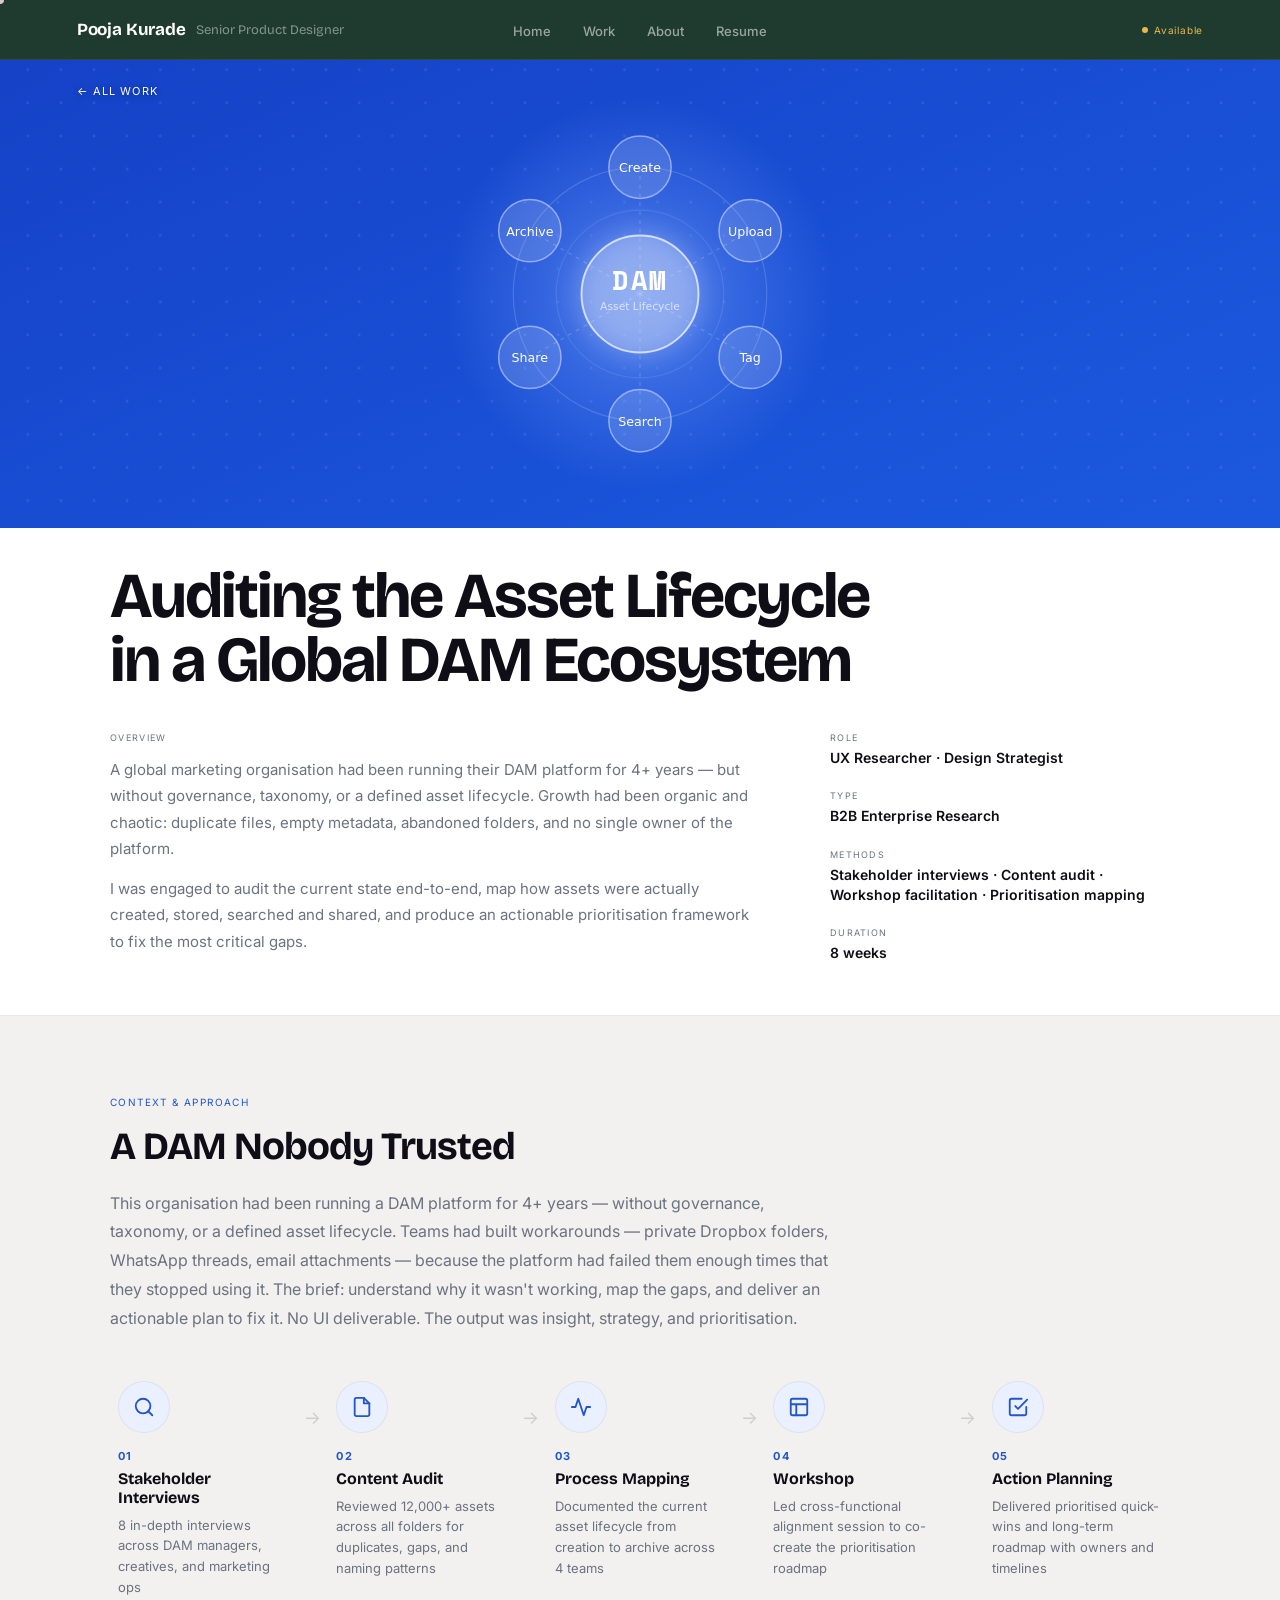
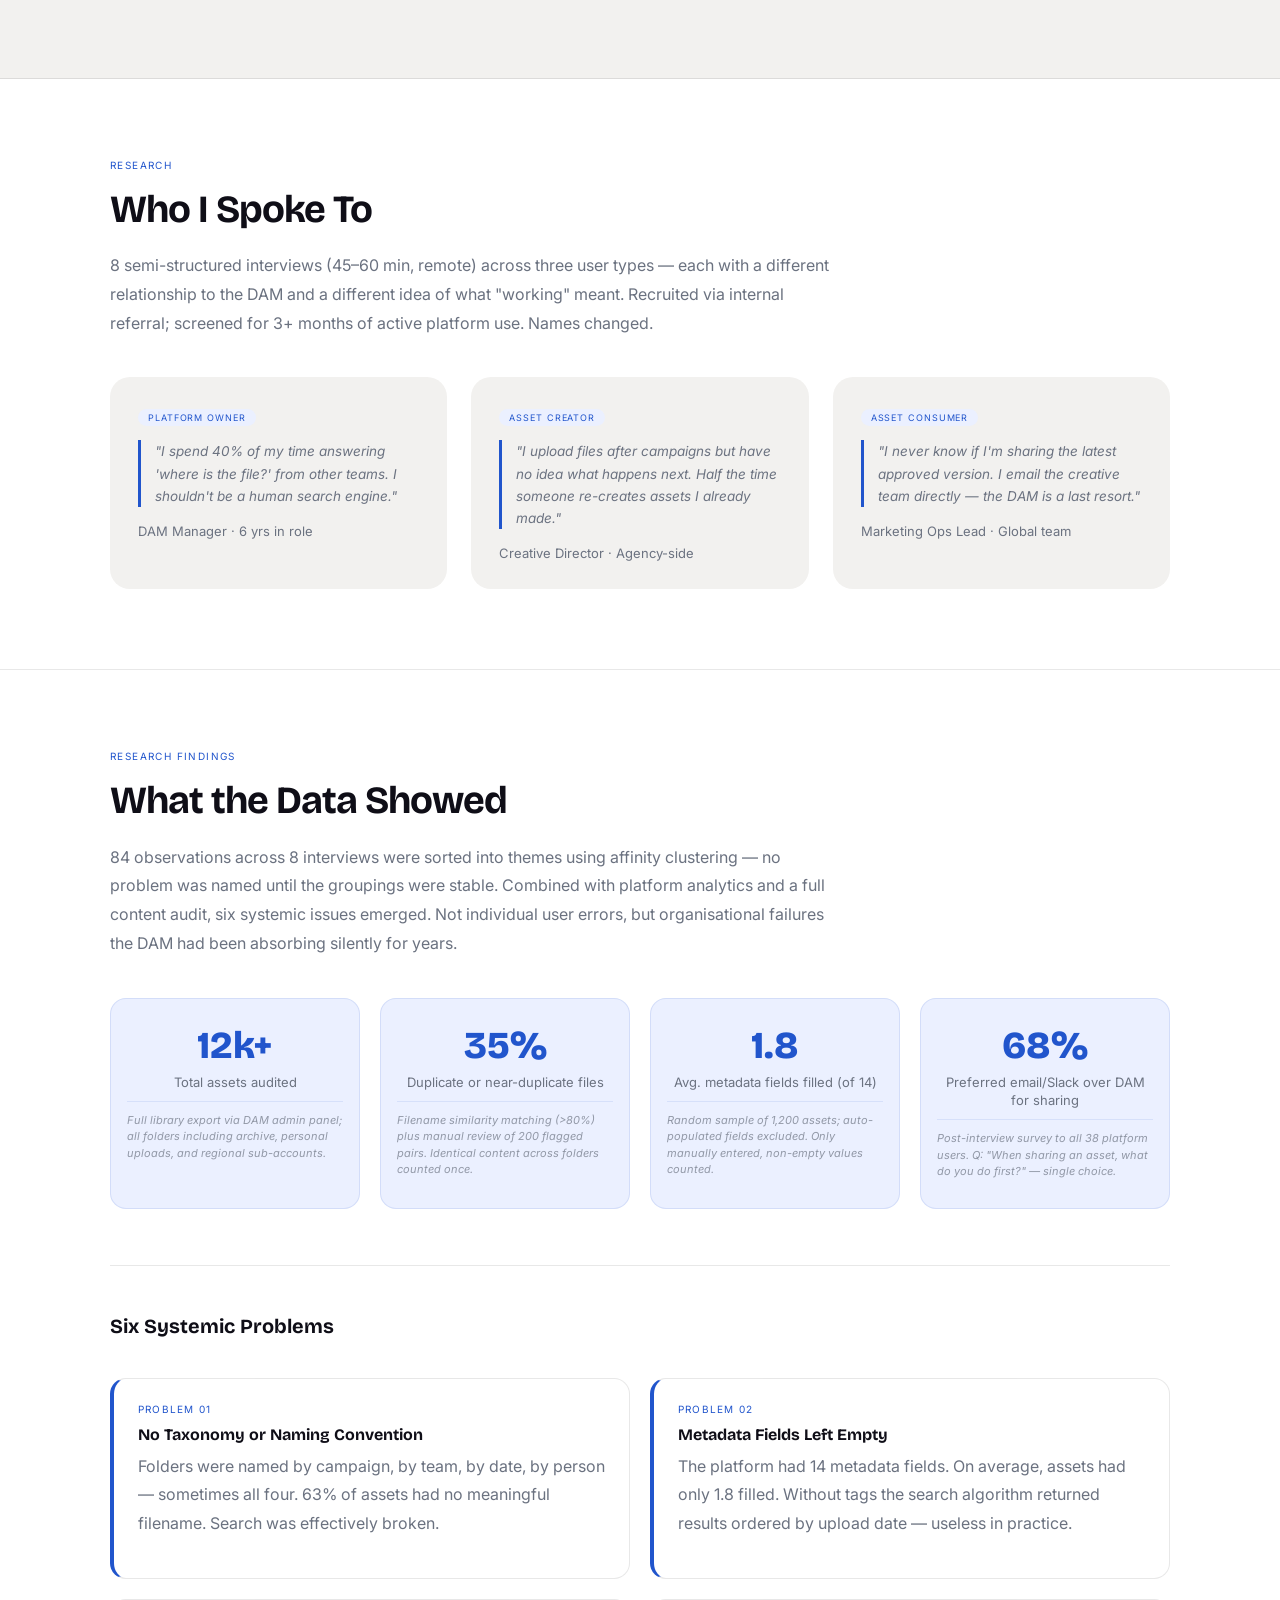
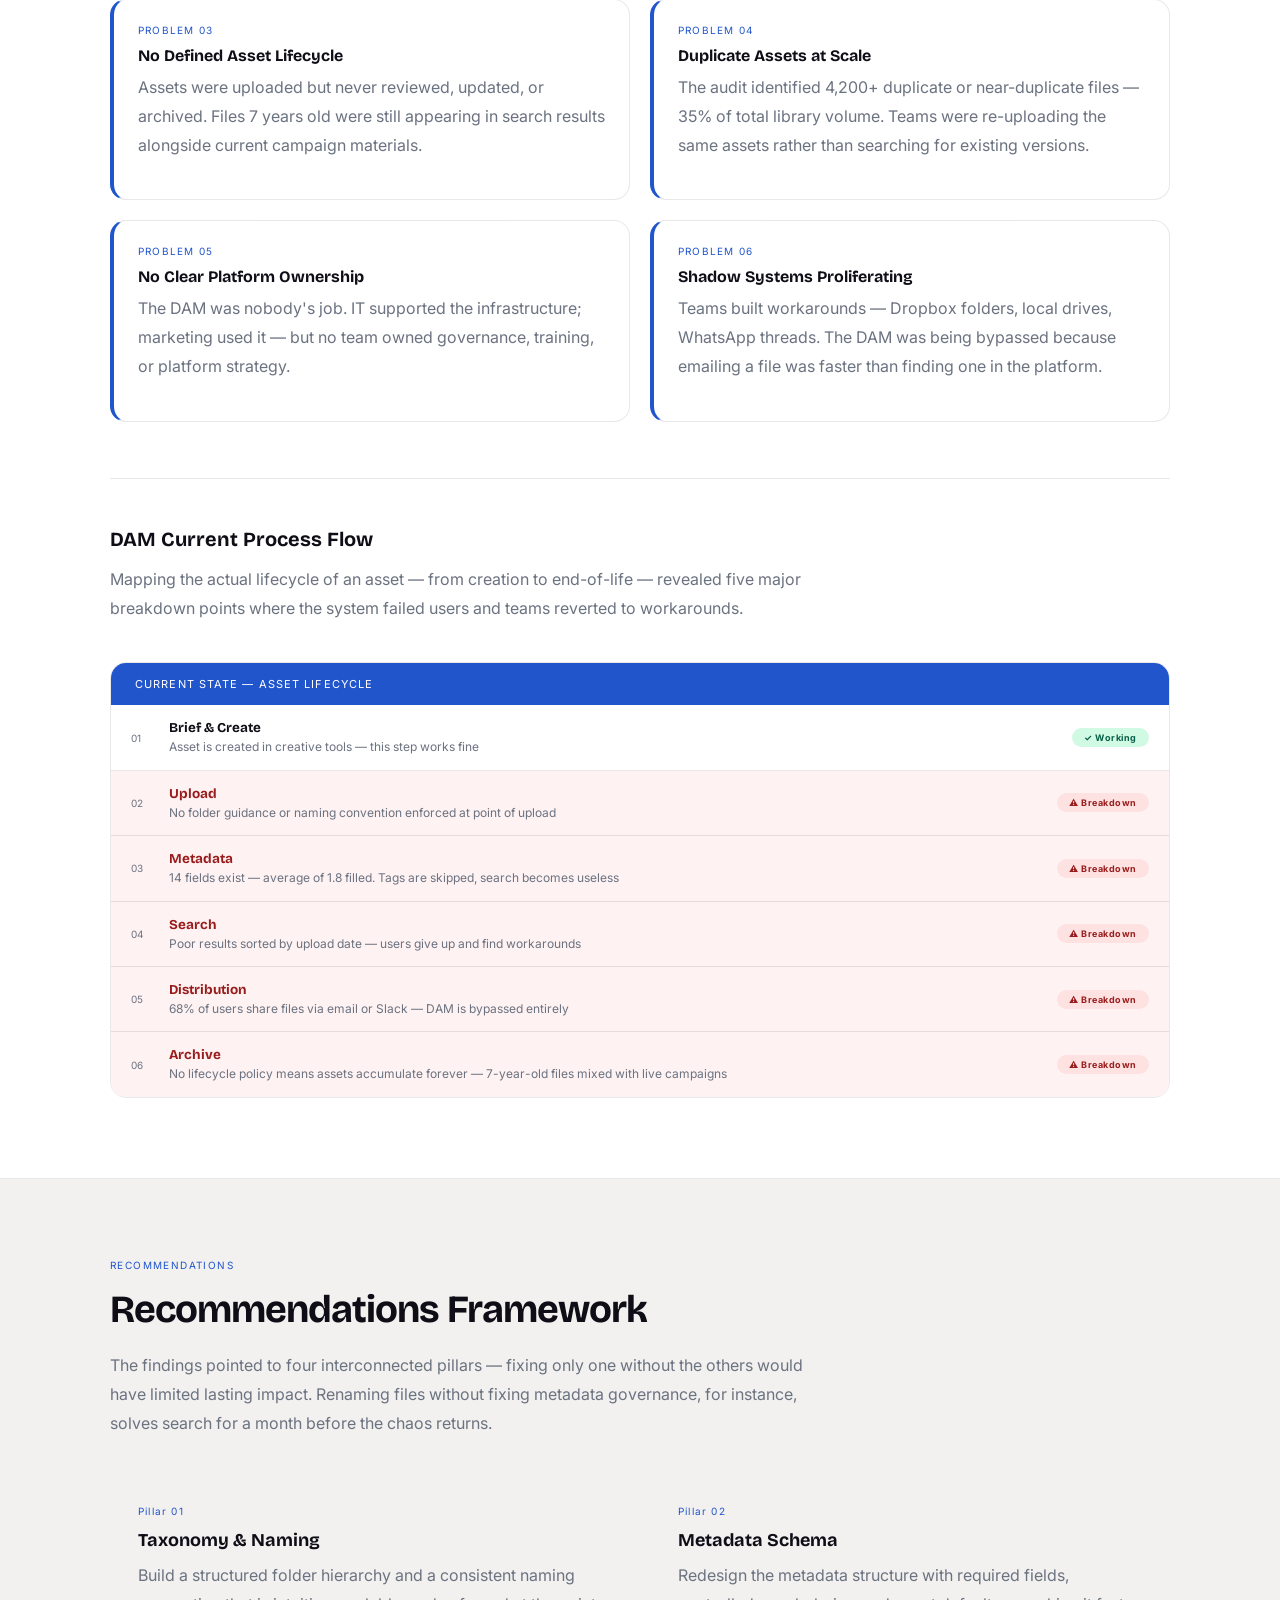
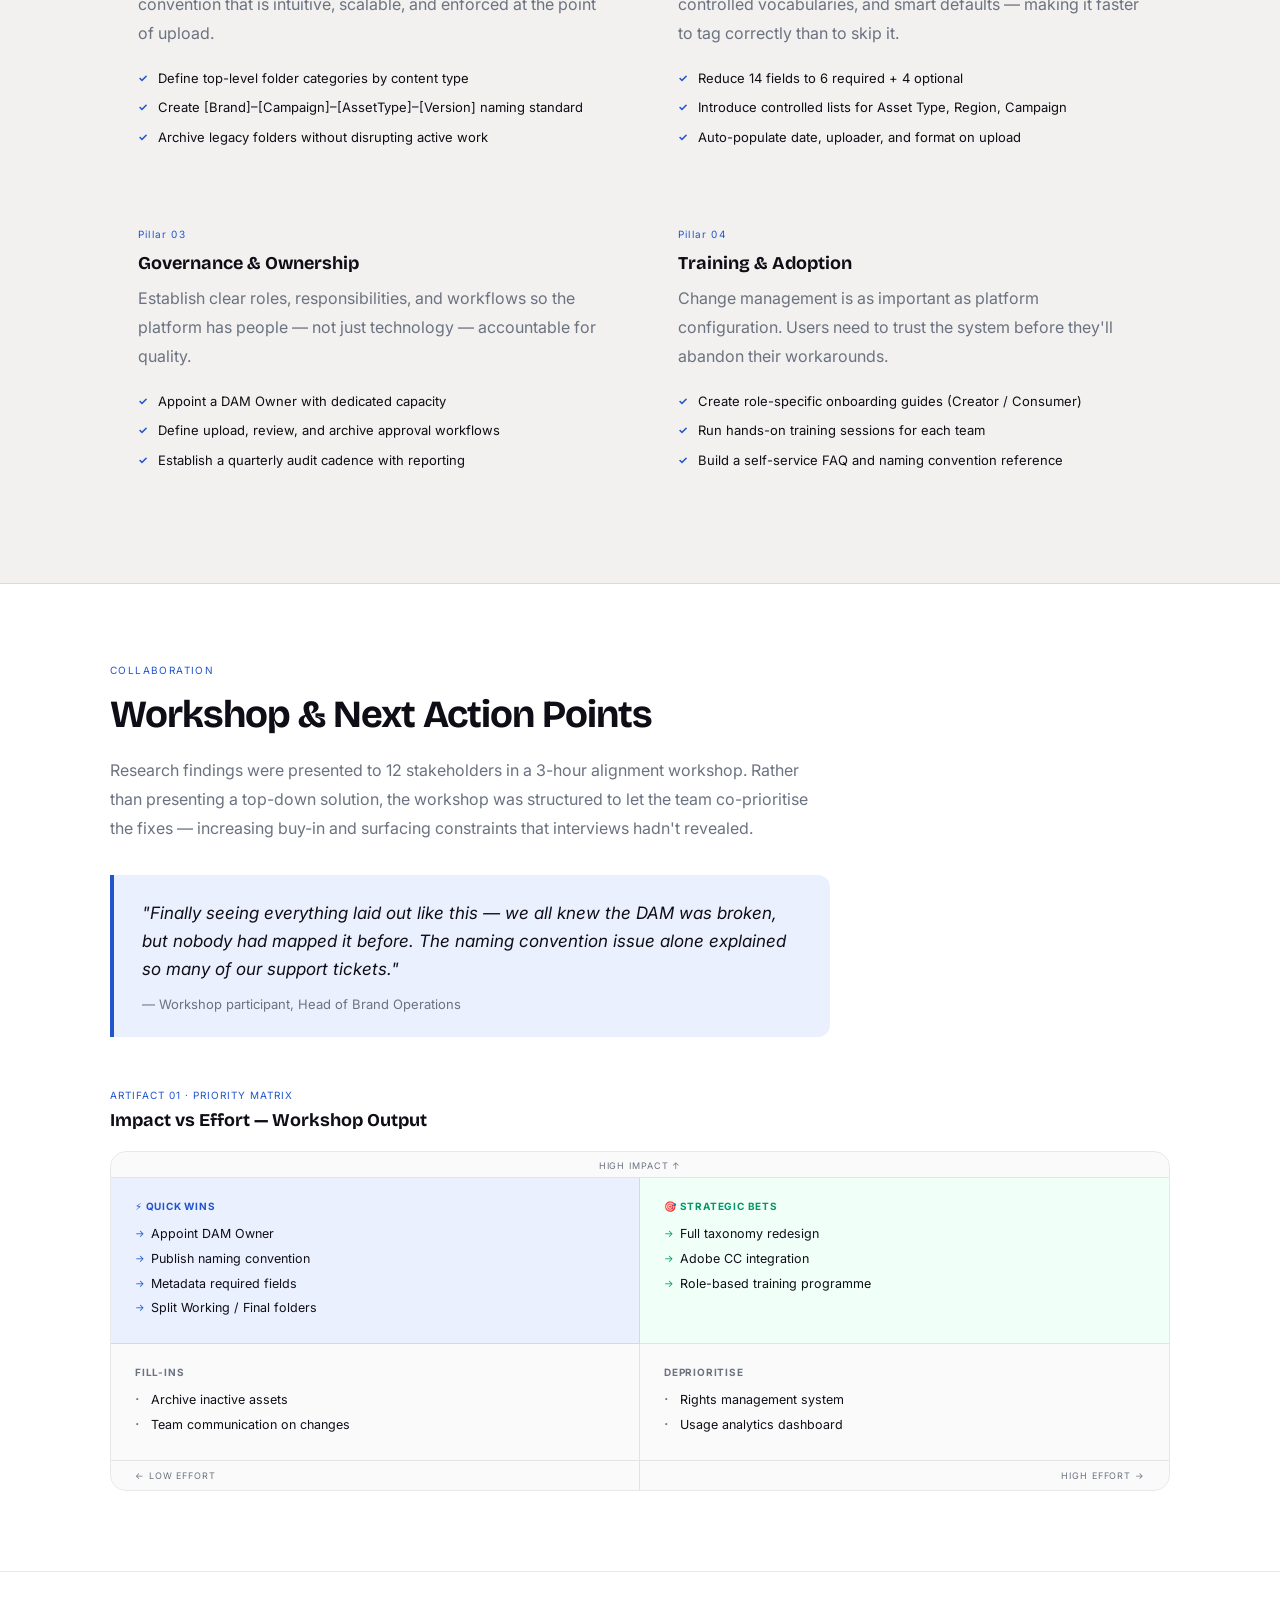
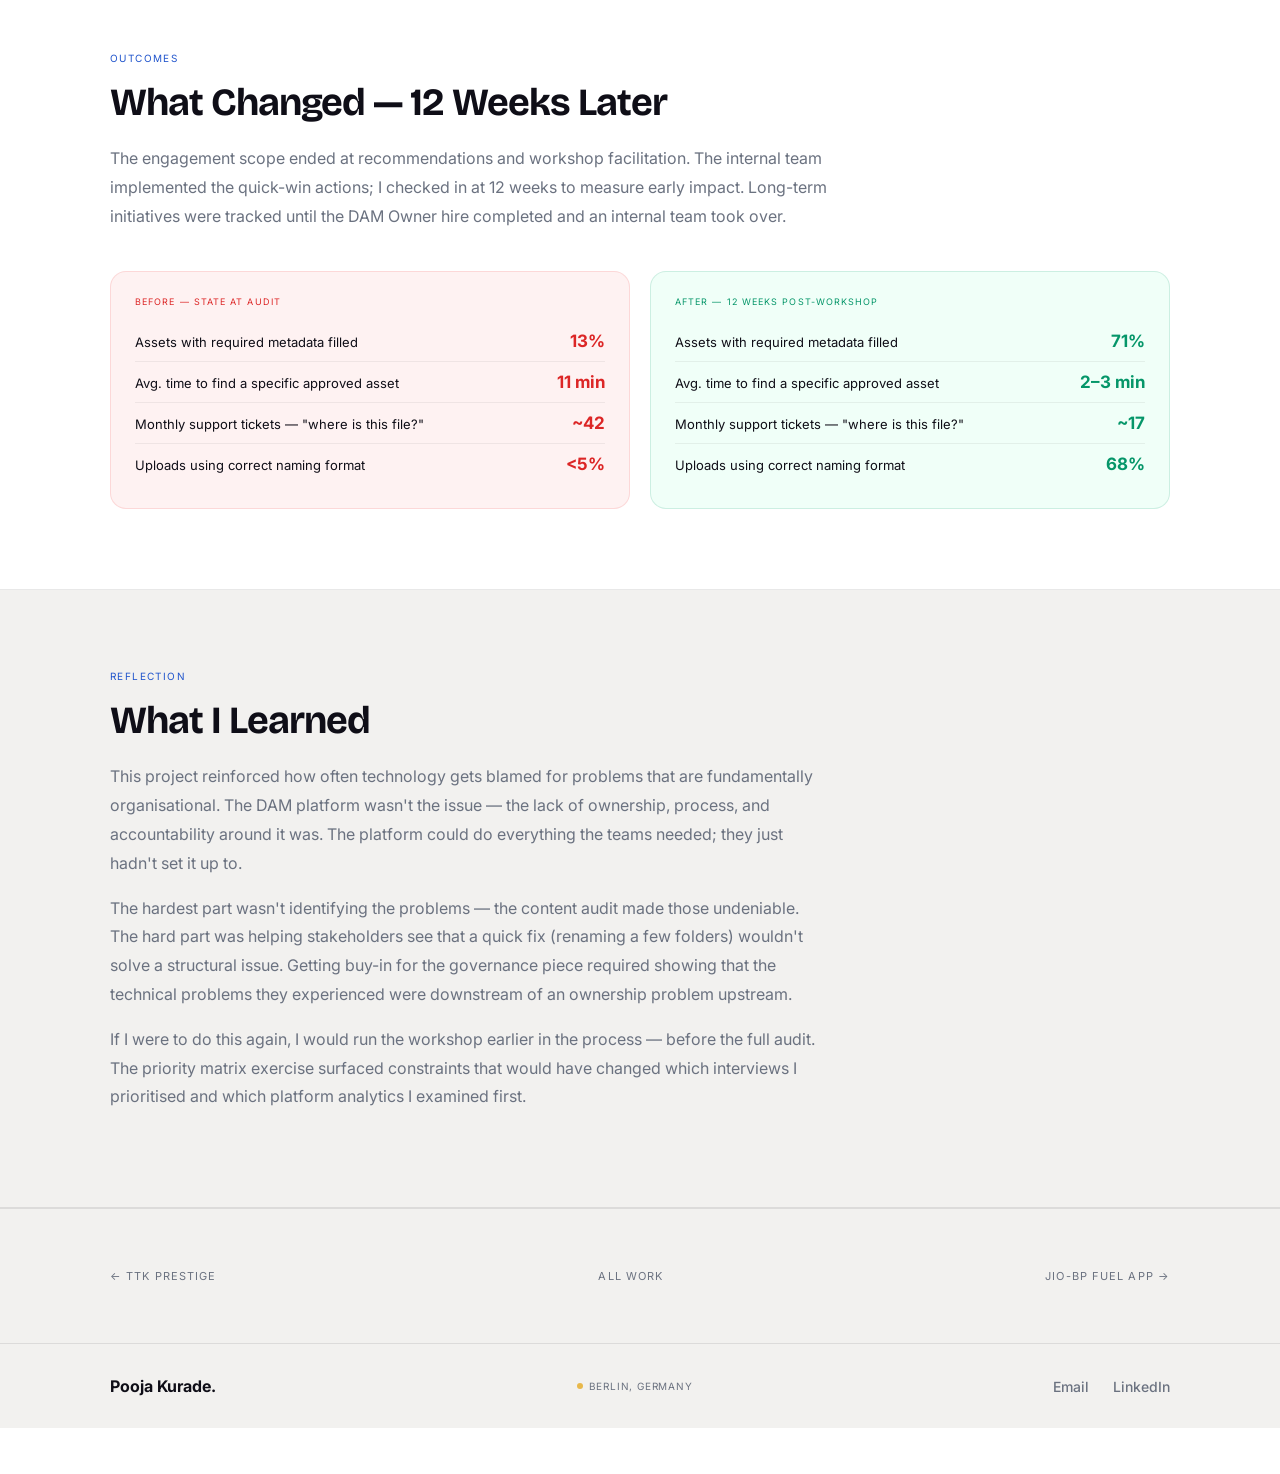
<file: pooja_kurade_casestudy_dam.html>
<!DOCTYPE html>
<html lang="en">
<head>
  <meta charset="UTF-8">
  <meta name="viewport" content="width=device-width, initial-scale=1.0">
  <title>DAM Ecosystem Audit — Pooja Kurade</title>
  <link rel="icon" type="image/png" sizes="32x32" href="images/favicon-32.png">
  <link rel="icon" type="image/png" sizes="16x16" href="images/favicon-16.png">
  <link rel="apple-touch-icon" sizes="180x180" href="images/favicon-180.png">
  <link rel="icon" href="images/favicon.ico">
  <link rel="preconnect" href="https://fonts.googleapis.com">
  <link rel="preconnect" href="https://fonts.gstatic.com" crossorigin>
  <link href="https://fonts.googleapis.com/css2?family=Bricolage+Grotesque:opsz,wght@12..96,400;12..96,500;12..96,600;12..96,700;12..96,800&family=Inter:wght@400;500;600;700&family=Space+Mono:wght@400;700&family=Playfair+Display:wght@700&display=swap" rel="stylesheet">
  <style>
    :root {
      --teal: #2155CC;
      --teal-dk: #1640A0;
      --teal-l: #EBF0FF;
      --dark: #0F0E17;
      --mid: #6B7280;
      --light: #F5F5F3;
      --cream: #F2F1EF;
      --border: rgba(0,0,0,.09);
      --yellow: #E8B84B;
      --yellow-l: #FEF3CD;
      --ff: 'Inter', system-ui, sans-serif;
      --ff-m: 'Inter', system-ui, sans-serif;
      --ff-display: 'Bricolage Grotesque', 'Inter', system-ui, sans-serif;
      --ff-s: 'Playfair Display', serif;
      --pad: clamp(24px, 6vw, 96px);
      --max-w: 1060px;
      --ease: cubic-bezier(.25,.1,.25,1);
      --off: #F2F1EF;
    }

    /* ── RESEARCH PARTICIPANT CARDS ── */
    .rp-grid { display: grid; grid-template-columns: repeat(3,1fr); gap: 24px; margin-top: 40px; }
    .rp-card { background: var(--off); border-radius: 20px; padding: 28px; }
    .rp-header { display: flex; align-items: center; gap: 16px; margin-bottom: 16px; }
    .rp-name { font-family: var(--ff-display); font-size: 16px; font-weight: 700; color: var(--dark); }
    .rp-title { font-size: 13px; color: var(--mid); margin-top: 2px; }
    .rp-tag { display: inline-block; background: var(--teal-l); color: var(--teal); font-family: var(--ff-m); font-size: 9px; letter-spacing: .1em; text-transform: uppercase; padding: 3px 10px; border-radius: 20px; margin-bottom: 14px; }
    .rp-quote { font-size: 13.5px; font-style: italic; color: var(--mid); line-height: 1.65; border-left: 3px solid var(--teal); padding-left: 14px; margin-bottom: 16px; }
    .rp-needs { list-style: none; padding: 0; margin: 0; }
    .rp-needs li { font-size: 13px; color: var(--dark); padding: 7px 0 7px 20px; border-bottom: 1px solid var(--border); line-height: 1.5; position: relative; }
    .rp-needs li:last-child { border-bottom: none; }
    .rp-needs li::before { content: '→'; color: var(--teal); position: absolute; left: 0; font-size: 11px; top: 9px; }
    @media(max-width:720px){ .rp-grid { grid-template-columns: 1fr; } }

    /* ── PROBLEM CARDS ── */
    .problem-grid { display: grid; grid-template-columns: repeat(2,1fr); gap: 20px; margin-top: 40px; }
    .problem-card { background: #fff; border: 1px solid var(--border); border-radius: 16px; padding: 24px; border-left: 4px solid var(--teal); }
    .problem-num { font-family: var(--ff-m); font-size: 10px; letter-spacing: .12em; text-transform: uppercase; color: var(--teal); margin-bottom: 10px; display: block; }
    .problem-title { font-family: var(--ff-display); font-size: 16px; font-weight: 700; color: var(--dark); margin-bottom: 8px; }
    .problem-desc { font-size: 13.5px; color: var(--mid); line-height: 1.65; margin: 0; }
    @media(max-width:640px){ .problem-grid { grid-template-columns: 1fr; } }

    /* ── INSIGHT STATS ── */
    .insight-stats { display: grid; grid-template-columns: repeat(4,1fr); gap: 20px; margin-top: 40px; }
    .insight-stat { text-align: center; background: var(--teal-l); border-radius: 16px; padding: 28px 16px; border: 1px solid rgba(33,85,204,.12); }
    .insight-stat-num { font-size: 38px; font-weight: 800; color: var(--teal); font-family: var(--ff-display); line-height: 1; }
    .insight-stat-label { font-size: 13px; color: var(--mid); margin-top: 8px; line-height: 1.4; }
    .insight-stat-method { font-size: 11px; color: rgba(107,114,128,.7); margin-top: 10px; padding-top: 10px; border-top: 1px solid rgba(33,85,204,.1); line-height: 1.5; font-style: italic; text-align: left; }
    @media(max-width:640px){ .insight-stats { grid-template-columns: repeat(2,1fr); } }

    /* ── PROCESS FLOW ── */
    .flow-wrap { margin-top: 40px; border-radius: 16px; overflow: hidden; border: 1px solid var(--border); }
    .flow-header { background: var(--teal); color: #fff; padding: 14px 24px; font-family: var(--ff-m); font-size: 11px; letter-spacing: .1em; text-transform: uppercase; }
    .flow-row { display: flex; align-items: center; gap: 16px; padding: 14px 20px; border-bottom: 1px solid var(--border); background: #fff; }
    .flow-row:last-child { border-bottom: none; }
    .flow-row--broken { background: #FEF2F2; }
    .flow-row-num { font-family: var(--ff-m); font-size: 10px; color: var(--mid); min-width: 22px; flex-shrink: 0; }
    .flow-row-content { flex: 1; }
    .flow-row-title { font-family: var(--ff-display); font-size: 13.5px; font-weight: 700; color: var(--dark); }
    .flow-row--broken .flow-row-title { color: #991B1B; }
    .flow-row-desc { font-size: 12px; color: var(--mid); margin-top: 2px; line-height: 1.45; }
    .flow-row-status { font-family: var(--ff-m); font-size: 9px; padding: 4px 12px; border-radius: 100px; white-space: nowrap; letter-spacing: .06em; font-weight: 700; flex-shrink: 0; }
    .flow-row-status--ok { background: #D1FAE5; color: #065F46; }
    .flow-row-status--broken { background: #FEE2E2; color: #991B1B; }

    /* ── STRATEGY CARDS ── */
    .strategy-grid { display: grid; grid-template-columns: repeat(2,1fr); gap: 20px; margin-top: 40px; }
    .strategy-card { background: var(--off); border-radius: 20px; padding: 28px; }
    .strategy-num { font-family: var(--ff-m); font-size: 10px; letter-spacing: .12em; color: var(--teal); margin-bottom: 12px; display: block; }
    .strategy-title { font-family: var(--ff-display); font-size: 18px; font-weight: 700; color: var(--dark); margin-bottom: 10px; }
    .strategy-desc { font-size: 13.5px; color: var(--mid); line-height: 1.65; margin-bottom: 16px; }
    .strategy-actions { list-style: none; padding: 0; margin: 0; }
    .strategy-actions li { font-size: 13px; color: var(--dark); padding: 5px 0 5px 20px; position: relative; line-height: 1.5; }
    .strategy-actions li::before { content: '✓'; color: var(--teal); position: absolute; left: 0; font-size: 11px; top: 6px; font-weight: 700; }
    @media(max-width:640px){ .strategy-grid { grid-template-columns: 1fr; } }

    /* ── WORKSHOP OUTPUTS ── */
    .workshop-outputs { display: grid; grid-template-columns: repeat(3,1fr); gap: 16px; margin-top: 32px; }
    .workshop-output-card { background: #fff; border-radius: 12px; padding: 20px; border: 1px solid var(--border); }
    .wo-num { font-family: var(--ff-m); font-size: 10px; color: var(--teal); margin-bottom: 6px; letter-spacing: .1em; }
    .wo-title { font-family: var(--ff-display); font-size: 14px; font-weight: 700; color: var(--dark); margin-bottom: 6px; }
    .wo-desc { font-size: 12.5px; color: var(--mid); line-height: 1.5; }
    @media(max-width:640px){ .workshop-outputs { grid-template-columns: 1fr; } }

    /* ── WORKSHOP ARTIFACTS ── */
    .wa-artifact { margin-top: 52px; }
    .wa-artifact-label { font-family: var(--ff-m); font-size: 10px; letter-spacing: .1em; text-transform: uppercase; color: var(--teal); margin-bottom: 8px; display: block; }
    .wa-artifact-title { font-family: var(--ff-display); font-size: 18px; font-weight: 700; color: var(--dark); margin-bottom: 20px; }
    /* Priority matrix */
    .pm-container { border: 1px solid var(--border); border-radius: 16px; overflow: hidden; }
    .pm-top-axis { padding: 8px 24px 6px; background: rgba(0,0,0,.02); border-bottom: 1px solid var(--border); text-align: center; font-family: var(--ff-m); font-size: 9px; letter-spacing: .1em; text-transform: uppercase; color: var(--mid); }
    .pm-matrix { display: grid; grid-template-columns: 1fr 1fr; }
    .pm-quadrant { padding: 22px 24px; }
    .pm-q-wins { background: var(--teal-l); border-right: 1px solid rgba(33,85,204,.15); border-bottom: 1px solid rgba(33,85,204,.15); }
    .pm-q-strategic { background: #F0FFF8; border-bottom: 1px solid var(--border); }
    .pm-q-nice { background: #FAFAFA; border-right: 1px solid var(--border); }
    .pm-q-depri { background: #FAFAFA; }
    .pm-q-name { font-family: var(--ff-m); font-size: 10px; letter-spacing: .08em; text-transform: uppercase; font-weight: 700; display: block; margin-bottom: 10px; }
    .pm-q-wins .pm-q-name { color: var(--teal); }
    .pm-q-strategic .pm-q-name { color: #059669; }
    .pm-q-nice .pm-q-name, .pm-q-depri .pm-q-name { color: var(--mid); }
    .pm-item { font-size: 12.5px; color: var(--dark); padding: 4px 0 4px 16px; position: relative; line-height: 1.35; }
    .pm-q-wins .pm-item::before, .pm-q-strategic .pm-item::before { content: '→'; position: absolute; left: 0; font-size: 10px; top: 5px; }
    .pm-q-nice .pm-item::before, .pm-q-depri .pm-item::before { content: '·'; position: absolute; left: 0; color: var(--mid); font-size: 16px; top: 1px; }
    .pm-q-wins .pm-item::before { color: var(--teal); }
    .pm-q-strategic .pm-item::before { color: #059669; }
    .pm-axes { display: grid; grid-template-columns: 1fr 1fr; background: rgba(0,0,0,.02); border-top: 1px solid var(--border); }
    .pm-axis { padding: 9px 24px; font-family: var(--ff-m); font-size: 9px; letter-spacing: .1em; text-transform: uppercase; color: var(--mid); }
    .pm-axis:first-child { border-right: 1px solid var(--border); }
    /* Naming convention */
    .naming-wrap { background: var(--teal-l); border-radius: 16px; padding: 28px 32px; border: 1px solid rgba(33,85,204,.14); }
    .naming-format { display: flex; align-items: center; gap: 6px; flex-wrap: wrap; margin-bottom: 16px; }
    .naming-segment { background: #fff; color: var(--teal); font-family: var(--ff-m); font-size: 13px; padding: 6px 14px; border-radius: 6px; border: 1.5px solid rgba(33,85,204,.2); font-weight: 700; }
    .naming-sep { color: rgba(33,85,204,.3); font-family: var(--ff-m); font-size: 18px; }
    .naming-example { font-family: var(--ff-m); font-size: 13px; color: var(--mid); margin-bottom: 24px; }
    .naming-example code { color: var(--teal-dk); background: #fff; padding: 6px 14px; border-radius: 6px; display: inline-block; margin-left: 6px; border: 1px solid rgba(33,85,204,.15); }
    .naming-rules { display: grid; grid-template-columns: 1fr 1fr; gap: 8px 32px; }
    .naming-rule { font-size: 12.5px; color: var(--dark); line-height: 1.5; padding-left: 18px; position: relative; }
    .naming-rule.ok::before { content: '✓'; position: absolute; left: 0; color: var(--teal); font-weight: 700; }
    .naming-rule.no::before { content: '✗'; position: absolute; left: 0; color: #DC2626; font-weight: 700; }
    @media(max-width:640px){ .naming-rules { grid-template-columns: 1fr; } }
    /* Ownership map */
    .ownership-grid { display: grid; grid-template-columns: repeat(3,1fr); gap: 16px; }
    .ow-card { background: var(--off); border-radius: 14px; padding: 20px; }
    .ow-role { font-family: var(--ff-m); font-size: 9px; letter-spacing: .1em; text-transform: uppercase; color: var(--teal); margin-bottom: 6px; display: block; }
    .ow-name { font-family: var(--ff-display); font-size: 14px; font-weight: 700; color: var(--dark); margin-bottom: 10px; }
    .ow-owns { list-style: none; padding: 0; margin: 0 0 12px; }
    .ow-owns li { font-size: 12px; color: var(--mid); padding: 3px 0 3px 14px; position: relative; line-height: 1.4; }
    .ow-owns li::before { content: '·'; position: absolute; left: 0; color: var(--teal); font-size: 16px; top: 0; }
    .ow-cadence { display: inline-block; background: var(--teal-l); color: var(--teal); font-family: var(--ff-m); font-size: 9px; padding: 3px 10px; border-radius: 20px; letter-spacing: .04em; }
    @media(max-width:720px){ .ownership-grid { grid-template-columns: 1fr; } }

    /* ── ACTION TABLES ── */
    .action-table-wrap { overflow-x: auto; margin-top: 36px; border-radius: 16px; border: 1px solid var(--border); }
    .action-table { width: 100%; border-collapse: collapse; font-size: 13.5px; }
    .action-table thead tr { background: var(--teal); }
    .action-table thead th { padding: 14px 20px; text-align: left; font-family: var(--ff-m); font-size: 10px; letter-spacing: .08em; text-transform: uppercase; color: #fff; font-weight: 700; }
    .action-table td { padding: 14px 20px; border-bottom: 1px solid var(--border); vertical-align: top; line-height: 1.45; }
    .action-table tr:last-child td { border-bottom: none; }
    .action-table tbody tr:nth-child(odd) td { background: var(--cream); }
    .action-table tbody tr:nth-child(even) td { background: #fff; }
    .action-name { font-weight: 600; color: var(--dark); font-size: 13.5px; }
    .action-sub { font-size: 12px; color: var(--mid); margin-top: 3px; }
    .priority-badge { display: inline-block; padding: 3px 10px; border-radius: 100px; font-size: 10px; font-weight: 700; letter-spacing: .04em; white-space: nowrap; font-family: var(--ff-m); }
    .p-high { background: #FEE2E2; color: #991B1B; }
    .p-med  { background: #FEF3C7; color: #92400E; }
    .p-low  { background: #D1FAE5; color: #065F46; }
    .t-badge { font-family: var(--ff-m); font-size: 10px; color: var(--mid); white-space: nowrap; background: rgba(0,0,0,.05); padding: 2px 8px; border-radius: 20px; }

    /* ── STAKEHOLDER MAP ── */
    .smap-top-axis { padding: 8px 24px 6px; background: rgba(0,0,0,.02); border-bottom: 1px solid var(--border); text-align: center; font-family: var(--ff-m); font-size: 9px; letter-spacing: .1em; text-transform: uppercase; color: var(--mid); }
    .smap-wrap { display: grid; grid-template-columns: 1fr 1fr; gap: 0; margin-top: 28px; border-radius: 16px; overflow: hidden; border: 1px solid var(--border); }
    .smap-q { padding: 20px 22px; }
    .smap-q--tl { background: var(--teal-l); border-right: 1px solid rgba(33,85,204,.15); border-bottom: 1px solid rgba(33,85,204,.15); }
    .smap-q--tr { background: #FEF2F2; border-bottom: 1px solid var(--border); }
    .smap-q--bl { background: #F0FFF8; border-right: 1px solid var(--border); }
    .smap-q--br { background: #FAFAFA; }
    .smap-q-label { font-family: var(--ff-m); font-size: 9px; letter-spacing: .1em; text-transform: uppercase; margin-bottom: 10px; display: block; }
    .smap-q--tl .smap-q-label { color: var(--teal); }
    .smap-q--tr .smap-q-label { color: #DC2626; }
    .smap-q--bl .smap-q-label { color: #059669; }
    .smap-q--br .smap-q-label { color: var(--mid); }
    .smap-chips { display: flex; flex-wrap: wrap; gap: 7px; }
    .smap-chip { font-size: 12px; font-weight: 600; padding: 5px 12px; border-radius: 100px; line-height: 1; }
    .smap-q--tl .smap-chip { background: rgba(33,85,204,.15); color: var(--teal-dk); }
    .smap-q--tr .smap-chip { background: rgba(220,38,38,.1); color: #991B1B; }
    .smap-q--bl .smap-chip { background: rgba(5,150,105,.1); color: #065F46; }
    .smap-q--br .smap-chip { background: rgba(0,0,0,.06); color: var(--mid); }
    .smap-axes { display: grid; grid-template-columns: 1fr 1fr; background: rgba(0,0,0,.02); border-top: 1px solid var(--border); }
    .smap-axis { padding: 9px 22px; font-family: var(--ff-m); font-size: 9px; letter-spacing: .1em; text-transform: uppercase; color: var(--mid); }
    .smap-axis:first-child { border-right: 1px solid var(--border); }
    .smap-note { font-size: 12px; color: var(--mid); font-style: italic; margin-top: 12px; }

    /* ── SYNTHESIS ── */
    .syn-method { display: flex; align-items: center; gap: 12px; margin-top: 32px; flex-wrap: wrap; }
    .syn-method-step { text-align: center; background: var(--teal-l); border-radius: 12px; padding: 20px 24px; min-width: 110px; }
    .syn-method-num { display: block; font-size: 28px; font-weight: 800; color: var(--teal); font-family: var(--ff-display); line-height: 1; }
    .syn-method-label { display: block; font-size: 11.5px; color: var(--mid); margin-top: 6px; line-height: 1.35; }
    .syn-method-arrow { color: var(--teal); font-size: 20px; opacity: 0.4; flex-shrink: 0; }
    .syn-clusters { display: grid; grid-template-columns: repeat(3, 1fr); gap: 20px; margin-top: 32px; }
    .syn-cluster { background: #fff; border: 1px solid var(--border); border-radius: 16px; padding: 22px; border-top: 4px solid var(--teal); }
    .syn-cluster-label { font-family: var(--ff-m); font-size: 9px; letter-spacing: .12em; text-transform: uppercase; color: var(--teal); margin-bottom: 6px; display: block; }
    .syn-cluster-title { font-family: var(--ff-display); font-size: 15px; font-weight: 700; color: var(--dark); margin-bottom: 14px; line-height: 1.3; }
    .syn-notes { display: flex; flex-direction: column; gap: 8px; margin-bottom: 16px; }
    .syn-note { background: #FFFBEB; border: 1px solid #FDE68A; border-radius: 8px; padding: 9px 12px; font-size: 12px; font-style: italic; color: #78350F; line-height: 1.45; }
    .syn-became { font-size: 11px; font-weight: 700; color: var(--teal); border-top: 1px solid var(--border); padding-top: 12px; letter-spacing: .01em; }
    @media(max-width:720px){ .syn-clusters { grid-template-columns: 1fr; } }

    /* ── OUTCOMES ── */
    .outcomes-ba { display: grid; grid-template-columns: repeat(2,1fr); gap: 20px; margin-top: 40px; }
    .ba-card { border-radius: 16px; padding: 24px; border: 1px solid var(--border); }
    .ba-card--before { background: #FEF2F2; border-color: rgba(239,68,68,.15); }
    .ba-card--after  { background: #F0FFF8; border-color: rgba(5,150,105,.15); }
    .ba-label { font-family: var(--ff-m); font-size: 9px; letter-spacing: .12em; text-transform: uppercase; margin-bottom: 14px; display: block; }
    .ba-card--before .ba-label { color: #DC2626; }
    .ba-card--after  .ba-label { color: #059669; }
    .ba-metric-row { display: flex; justify-content: space-between; align-items: baseline; padding: 10px 0; border-bottom: 1px solid rgba(0,0,0,.06); }
    .ba-metric-row:last-child { border-bottom: none; }
    .ba-metric-name { font-size: 13px; color: var(--dark); line-height: 1.4; max-width: 65%; }
    .ba-metric-val { font-family: var(--ff-m); font-size: 17px; font-weight: 700; }
    .ba-card--before .ba-metric-val { color: #DC2626; }
    .ba-card--after  .ba-metric-val { color: #059669; }
    @media(max-width:640px){ .outcomes-ba { grid-template-columns: 1fr; } }
    /* Implementation tracker */
    .impl-track { margin-top: 48px; }
    .impl-items { display: flex; flex-direction: column; gap: 0; margin-top: 24px; border: 1px solid var(--border); border-radius: 16px; overflow: hidden; }
    .impl-item { display: grid; grid-template-columns: 1fr auto auto; align-items: center; gap: 16px; padding: 14px 20px; border-bottom: 1px solid var(--border); background: #fff; }
    .impl-item:last-child { border-bottom: none; }
    .impl-item:nth-child(odd) { background: var(--cream); }
    .impl-name { font-size: 13.5px; font-weight: 600; color: var(--dark); }
    .impl-sub  { font-size: 12px; color: var(--mid); margin-top: 2px; }
    .impl-when { font-family: var(--ff-m); font-size: 10px; color: var(--mid); white-space: nowrap; }
    .impl-badge { display: inline-flex; align-items: center; gap: 5px; padding: 4px 12px; border-radius: 100px; font-family: var(--ff-m); font-size: 9px; letter-spacing: .06em; font-weight: 700; white-space: nowrap; }
    .impl-badge--done    { background: #D1FAE5; color: #065F46; }
    .impl-badge--prog    { background: #FEF3C7; color: #92400E; }
    .impl-badge--planned { background: #EDE9FE; color: #5B21B6; }
    .impl-badge--done::before    { content: '✓'; }
    .impl-badge--prog::before    { content: '◑'; }
    .impl-badge--planned::before { content: '○'; }

    /* ── VISION CARDS ── */
    .vision-grid { display: grid; grid-template-columns: repeat(2,1fr); gap: 20px; margin-top: 40px; }
    .vision-card { background: var(--teal-l); border-radius: 20px; padding: 28px; border: 1px solid rgba(33,85,204,.14); display: flex; gap: 20px; align-items: flex-start; }
    .vision-icon { width: 44px; height: 44px; border-radius: 50%; background: var(--teal); color: #fff; display: flex; align-items: center; justify-content: center; flex-shrink: 0; }
    .vision-icon svg { width: 20px; height: 20px; stroke: #fff; fill: none; stroke-width: 2.5; stroke-linecap: round; stroke-linejoin: round; }
    .vision-title { font-family: var(--ff-display); font-size: 16px; font-weight: 700; color: var(--dark); margin-bottom: 8px; }
    .vision-desc { font-size: 13.5px; color: var(--mid); line-height: 1.65; margin: 0; }
    @media(max-width:640px){ .vision-grid { grid-template-columns: 1fr; } }
  </style>
  <link rel="stylesheet" href="shared.css">
<link rel="stylesheet" href="interactions.css">
</head>
<body>

<div id="cur"></div>

<!-- ── MOBILE OVERLAY ── -->
<div id="mob">
  <button class="mob-x" id="mobX">✕</button>
  <a href="index.html" onclick="cM()">Home</a>
  <a href="index.html#work" onclick="cM()">Work</a>
  <a href="about.html" onclick="cM()">About</a>
</div>

<!-- ── NAV ── -->
<nav id="nav">
  <a class="nav-logo" href="index.html">Pooja Kurade <span class="nav-role">Senior Product Designer</span></a>
  <ul class="nav-links">
    <li><a href="index.html">Home</a></li>
    <li><a href="index.html#work">Work</a></li>
    <li><a href="about.html">About</a></li>
    <li><a href="Pooja_Kurade_Resume.pdf" target="_blank" rel="noopener">Resume</a></li>
  </ul>
  <div class="nav-right">
    <span class="nav-avail"><span class="nav-dot"></span>Available</span>
    <button class="hamburger" id="ham" aria-label="Menu"><span></span><span></span></button>
  </div>
</nav>

<!-- ── HERO ── -->
<div class="cs-hero">

  <!-- Banner: optionE.svg embedded inline -->
  <div class="cs-hero-img" style="background:#1338BE;">
    <a href="index.html#work" class="cs-back">← All Work</a>
    <svg viewBox="500 60 600 480" width="100%" height="100%" preserveAspectRatio="xMidYMid meet" xmlns="http://www.w3.org/2000/svg" font-family="'Space Mono', ui-monospace, monospace">
      <defs>
        <linearGradient id="bg" x1="0" y1="0" x2="1" y2="1">
          <stop offset="0" stop-color="#1338BE"/>
          <stop offset="0.55" stop-color="#1A56DB"/>
          <stop offset="1" stop-color="#2563EB"/>
        </linearGradient>
        <pattern id="dots" width="34" height="34" patternUnits="userSpaceOnUse">
          <circle cx="2" cy="2" r="1.4" fill="#ffffff" opacity="0.10"/>
        </pattern>
        <radialGradient id="cg" cx="0.5" cy="0.5" r="0.5">
          <stop offset="0" stop-color="#7DA3FF" stop-opacity="0.55"/>
          <stop offset="1" stop-color="#7DA3FF" stop-opacity="0"/>
        </radialGradient>
        <filter id="glow" x="-70%" y="-70%" width="240%" height="240%">
          <feGaussianBlur stdDeviation="14" result="b"/>
          <feMerge><feMergeNode in="b"/><feMergeNode in="SourceGraphic"/></feMerge>
        </filter>
      </defs>
      <rect x="-500" y="-60" width="2600" height="1200" fill="url(#bg)"/>
      <rect x="-500" y="-60" width="2600" height="1200" fill="url(#dots)"/>
      <circle cx="800" cy="300" r="200" fill="url(#cg)"/>
      <circle cx="800" cy="300" r="130" fill="none" stroke="#fff" stroke-opacity="0.16" stroke-width="1.2"/>
      <circle cx="800" cy="300" r="86"  fill="none" stroke="#fff" stroke-opacity="0.10" stroke-width="1.2"/>
      <line x1="800" y1="300" x2="800"  y2="170"  stroke="#fff" stroke-opacity="0.18" stroke-width="1.2" stroke-dasharray="4 5"/>
      <line x1="800" y1="300" x2="913"  y2="235"  stroke="#fff" stroke-opacity="0.18" stroke-width="1.2" stroke-dasharray="4 5"/>
      <line x1="800" y1="300" x2="913"  y2="365"  stroke="#fff" stroke-opacity="0.18" stroke-width="1.2" stroke-dasharray="4 5"/>
      <line x1="800" y1="300" x2="800"  y2="430"  stroke="#fff" stroke-opacity="0.18" stroke-width="1.2" stroke-dasharray="4 5"/>
      <line x1="800" y1="300" x2="687"  y2="365"  stroke="#fff" stroke-opacity="0.18" stroke-width="1.2" stroke-dasharray="4 5"/>
      <line x1="800" y1="300" x2="687"  y2="235"  stroke="#fff" stroke-opacity="0.18" stroke-width="1.2" stroke-dasharray="4 5"/>
      <g transform="translate(800 170)"><circle r="32" fill="#fff" fill-opacity="0.14" stroke="#fff" stroke-opacity="0.45" stroke-width="1.5"/><text y="5" text-anchor="middle" fill="#fff" font-size="13" font-family="ui-sans-serif,system-ui,sans-serif">Create</text></g>
      <g transform="translate(913 235)"><circle r="32" fill="#fff" fill-opacity="0.14" stroke="#fff" stroke-opacity="0.45" stroke-width="1.5"/><text y="5" text-anchor="middle" fill="#fff" font-size="13" font-family="ui-sans-serif,system-ui,sans-serif">Upload</text></g>
      <g transform="translate(913 365)"><circle r="32" fill="#fff" fill-opacity="0.14" stroke="#fff" stroke-opacity="0.45" stroke-width="1.5"/><text y="5" text-anchor="middle" fill="#fff" font-size="13" font-family="ui-sans-serif,system-ui,sans-serif">Tag</text></g>
      <g transform="translate(800 430)"><circle r="32" fill="#fff" fill-opacity="0.14" stroke="#fff" stroke-opacity="0.45" stroke-width="1.5"/><text y="5" text-anchor="middle" fill="#fff" font-size="13" font-family="ui-sans-serif,system-ui,sans-serif">Search</text></g>
      <g transform="translate(687 365)"><circle r="32" fill="#fff" fill-opacity="0.14" stroke="#fff" stroke-opacity="0.45" stroke-width="1.5"/><text y="5" text-anchor="middle" fill="#fff" font-size="13" font-family="ui-sans-serif,system-ui,sans-serif">Share</text></g>
      <g transform="translate(687 235)"><circle r="32" fill="#fff" fill-opacity="0.14" stroke="#fff" stroke-opacity="0.45" stroke-width="1.5"/><text y="5" text-anchor="middle" fill="#fff" font-size="13" font-family="ui-sans-serif,system-ui,sans-serif">Archive</text></g>
      <g filter="url(#glow)"><circle cx="800" cy="300" r="60" fill="#fff" fill-opacity="0.22" stroke="#fff" stroke-opacity="0.7" stroke-width="2"/></g>
      <text x="800" y="296" text-anchor="middle" fill="#fff" font-size="28" font-weight="700" letter-spacing="2">DAM</text>
      <text x="800" y="316" text-anchor="middle" fill="#fff" opacity="0.65" font-size="11" font-family="ui-sans-serif,system-ui,sans-serif">Asset Lifecycle</text>
    </svg>
  </div>

  <div class="cs-hero-head">
    <div class="cs-hero-content">
      <h1>Auditing the Asset Lifecycle<br>in a Global DAM Ecosystem</h1>
    </div>
  </div>

  <div class="cs-hero-cols">
    <div class="cs-hero-cols-inner">
      <div>
        <span class="cs-overview-lbl">Overview</span>
        <div class="cs-overview-body">
          <p>A global marketing organisation had been running their DAM platform for 4+ years — but without governance, taxonomy, or a defined asset lifecycle. Growth had been organic and chaotic: duplicate files, empty metadata, abandoned folders, and no single owner of the platform.</p>
          <p>I was engaged to audit the current state end-to-end, map how assets were actually created, stored, searched and shared, and produce an actionable prioritisation framework to fix the most critical gaps.</p>
        </div>
      </div>
      <div class="cs-hero-meta-col">
        <div>
          <span class="cs-hmeta-label">Role</span>
          <div class="cs-hmeta-value">UX Researcher · Design Strategist</div>
        </div>
        <div>
          <span class="cs-hmeta-label">Type</span>
          <div class="cs-hmeta-value">B2B Enterprise Research</div>
        </div>
        <div>
          <span class="cs-hmeta-label">Methods</span>
          <div class="cs-hmeta-value">Stakeholder interviews · Content audit · Workshop facilitation · Prioritisation mapping</div>
        </div>
        <div>
          <span class="cs-hmeta-label">Duration</span>
          <div class="cs-hmeta-value">8 weeks</div>
        </div>
      </div>
    </div>
  </div>
</div>

<!-- ── CONTEXT ── -->
<section class="cs-section cs-section--alt rv" id="context">
  <div class="cs-section-inner">
    <span class="cs-section-label">Context &amp; Approach</span>
    <h2>A DAM Nobody Trusted</h2>
    <p>This organisation had been running a DAM platform for 4+ years — without governance, taxonomy, or a defined asset lifecycle. Teams had built workarounds — private Dropbox folders, WhatsApp threads, email attachments — because the platform had failed them enough times that they stopped using it. The brief: understand why it wasn't working, map the gaps, and deliver an actionable plan to fix it. No UI deliverable. The output was insight, strategy, and prioritisation.</p>

    <div class="proc-steps-wrap rv">
      <div class="proc-steps">
        <div class="proc-step">
          <div class="proc-icon">
            <svg width="22" height="22" viewBox="0 0 24 24" fill="none" stroke="currentColor" stroke-width="2" stroke-linecap="round" stroke-linejoin="round"><circle cx="11" cy="11" r="8"/><path d="m21 21-4.35-4.35"/></svg>
          </div>
          <div class="proc-num">01</div>
          <div class="proc-title">Stakeholder Interviews</div>
          <div class="proc-desc">8 in-depth interviews across DAM managers, creatives, and marketing ops</div>
        </div>
        <div class="proc-arrow">→</div>
        <div class="proc-step">
          <div class="proc-icon">
            <svg width="22" height="22" viewBox="0 0 24 24" fill="none" stroke="currentColor" stroke-width="2" stroke-linecap="round" stroke-linejoin="round"><path d="M14 2H6a2 2 0 0 0-2 2v16a2 2 0 0 0 2 2h12a2 2 0 0 0 2-2V8z"/><polyline points="14 2 14 8 20 8"/></svg>
          </div>
          <div class="proc-num">02</div>
          <div class="proc-title">Content Audit</div>
          <div class="proc-desc">Reviewed 12,000+ assets across all folders for duplicates, gaps, and naming patterns</div>
        </div>
        <div class="proc-arrow">→</div>
        <div class="proc-step">
          <div class="proc-icon">
            <svg width="22" height="22" viewBox="0 0 24 24" fill="none" stroke="currentColor" stroke-width="2" stroke-linecap="round" stroke-linejoin="round"><polyline points="22 12 18 12 15 21 9 3 6 12 2 12"/></svg>
          </div>
          <div class="proc-num">03</div>
          <div class="proc-title">Process Mapping</div>
          <div class="proc-desc">Documented the current asset lifecycle from creation to archive across 4 teams</div>
        </div>
        <div class="proc-arrow">→</div>
        <div class="proc-step">
          <div class="proc-icon">
            <svg width="22" height="22" viewBox="0 0 24 24" fill="none" stroke="currentColor" stroke-width="2" stroke-linecap="round" stroke-linejoin="round"><rect x="3" y="3" width="18" height="18" rx="2"/><path d="M3 9h18M9 21V9"/></svg>
          </div>
          <div class="proc-num">04</div>
          <div class="proc-title">Workshop</div>
          <div class="proc-desc">Led cross-functional alignment session to co-create the prioritisation roadmap</div>
        </div>
        <div class="proc-arrow">→</div>
        <div class="proc-step">
          <div class="proc-icon">
            <svg width="22" height="22" viewBox="0 0 24 24" fill="none" stroke="currentColor" stroke-width="2" stroke-linecap="round" stroke-linejoin="round"><path d="M9 11l3 3L22 4"/><path d="M21 12v7a2 2 0 0 1-2 2H5a2 2 0 0 1-2-2V5a2 2 0 0 1 2-2h11"/></svg>
          </div>
          <div class="proc-num">05</div>
          <div class="proc-title">Action Planning</div>
          <div class="proc-desc">Delivered prioritised quick-wins and long-term roadmap with owners and timelines</div>
        </div>
      </div>
    </div>
  </div>
</section>

<!-- ── INTERVIEWS ── -->
<section class="cs-section rv" id="research">
  <div class="cs-section-inner">
    <span class="cs-section-label">Research</span>
    <h2>Who I Spoke To</h2>
    <p>8 semi-structured interviews (45–60 min, remote) across three user types — each with a different relationship to the DAM and a different idea of what "working" meant. Recruited via internal referral; screened for 3+ months of active platform use. Names changed.</p>

    <div class="rp-grid">
      <div class="rp-card rv">
        <span class="rp-tag">Platform Owner</span>
        <div class="rp-quote">"I spend 40% of my time answering 'where is the file?' from other teams. I shouldn't be a human search engine."</div>
        <div class="rp-title" style="margin-top:12px;">DAM Manager · 6 yrs in role</div>
      </div>
      <div class="rp-card rv">
        <span class="rp-tag">Asset Creator</span>
        <div class="rp-quote">"I upload files after campaigns but have no idea what happens next. Half the time someone re-creates assets I already made."</div>
        <div class="rp-title" style="margin-top:12px;">Creative Director · Agency-side</div>
      </div>
      <div class="rp-card rv">
        <span class="rp-tag">Asset Consumer</span>
        <div class="rp-quote">"I never know if I'm sharing the latest approved version. I email the creative team directly — the DAM is a last resort."</div>
        <div class="rp-title" style="margin-top:12px;">Marketing Ops Lead · Global team</div>
      </div>
    </div>
  </div>
</section>

<!-- ── FINDINGS ── -->
<section class="cs-section rv" id="findings">
  <div class="cs-section-inner">
    <span class="cs-section-label">Research Findings</span>
    <h2>What the Data Showed</h2>
    <p>84 observations across 8 interviews were sorted into themes using affinity clustering — no problem was named until the groupings were stable. Combined with platform analytics and a full content audit, six systemic issues emerged. Not individual user errors, but organisational failures the DAM had been absorbing silently for years.</p>

    <div class="insight-stats rv">
      <div class="insight-stat">
        <div class="insight-stat-num">12k+</div>
        <div class="insight-stat-label">Total assets audited</div>
        <div class="insight-stat-method">Full library export via DAM admin panel; all folders including archive, personal uploads, and regional sub-accounts.</div>
      </div>
      <div class="insight-stat">
        <div class="insight-stat-num">35%</div>
        <div class="insight-stat-label">Duplicate or near-duplicate files</div>
        <div class="insight-stat-method">Filename similarity matching (&gt;80%) plus manual review of 200 flagged pairs. Identical content across folders counted once.</div>
      </div>
      <div class="insight-stat">
        <div class="insight-stat-num">1.8</div>
        <div class="insight-stat-label">Avg. metadata fields filled (of 14)</div>
        <div class="insight-stat-method">Random sample of 1,200 assets; auto-populated fields excluded. Only manually entered, non-empty values counted.</div>
      </div>
      <div class="insight-stat">
        <div class="insight-stat-num">68%</div>
        <div class="insight-stat-label">Preferred email/Slack over DAM for sharing</div>
        <div class="insight-stat-method">Post-interview survey to all 38 platform users. Q: "When sharing an asset, what do you do first?" — single choice.</div>
      </div>
    </div>

    <div class="cs-subsection">
      <h3>Six Systemic Problems</h3>
    </div>

    <div class="problem-grid">
      <div class="problem-card rv">
        <span class="problem-num">Problem 01</span>
        <div class="problem-title">No Taxonomy or Naming Convention</div>
        <p class="problem-desc">Folders were named by campaign, by team, by date, by person — sometimes all four. 63% of assets had no meaningful filename. Search was effectively broken.</p>
      </div>
      <div class="problem-card rv">
        <span class="problem-num">Problem 02</span>
        <div class="problem-title">Metadata Fields Left Empty</div>
        <p class="problem-desc">The platform had 14 metadata fields. On average, assets had only 1.8 filled. Without tags the search algorithm returned results ordered by upload date — useless in practice.</p>
      </div>
      <div class="problem-card rv">
        <span class="problem-num">Problem 03</span>
        <div class="problem-title">No Defined Asset Lifecycle</div>
        <p class="problem-desc">Assets were uploaded but never reviewed, updated, or archived. Files 7 years old were still appearing in search results alongside current campaign materials.</p>
      </div>
      <div class="problem-card rv">
        <span class="problem-num">Problem 04</span>
        <div class="problem-title">Duplicate Assets at Scale</div>
        <p class="problem-desc">The audit identified 4,200+ duplicate or near-duplicate files — 35% of total library volume. Teams were re-uploading the same assets rather than searching for existing versions.</p>
      </div>
      <div class="problem-card rv">
        <span class="problem-num">Problem 05</span>
        <div class="problem-title">No Clear Platform Ownership</div>
        <p class="problem-desc">The DAM was nobody's job. IT supported the infrastructure; marketing used it — but no team owned governance, training, or platform strategy.</p>
      </div>
      <div class="problem-card rv">
        <span class="problem-num">Problem 06</span>
        <div class="problem-title">Shadow Systems Proliferating</div>
        <p class="problem-desc">Teams built workarounds — Dropbox folders, local drives, WhatsApp threads. The DAM was being bypassed because emailing a file was faster than finding one in the platform.</p>
      </div>
    </div>

    <div class="cs-subsection">
      <h3>DAM Current Process Flow</h3>
      <p>Mapping the actual lifecycle of an asset — from creation to end-of-life — revealed five major breakdown points where the system failed users and teams reverted to workarounds.</p>
      <div class="flow-wrap rv">
        <div class="flow-header">Current State — Asset Lifecycle</div>
        <div class="flow-row">
          <div class="flow-row-num">01</div>
          <div class="flow-row-content">
            <div class="flow-row-title">Brief &amp; Create</div>
            <div class="flow-row-desc">Asset is created in creative tools — this step works fine</div>
          </div>
          <span class="flow-row-status flow-row-status--ok">✓ Working</span>
        </div>
        <div class="flow-row flow-row--broken">
          <div class="flow-row-num">02</div>
          <div class="flow-row-content">
            <div class="flow-row-title">Upload</div>
            <div class="flow-row-desc">No folder guidance or naming convention enforced at point of upload</div>
          </div>
          <span class="flow-row-status flow-row-status--broken">⚠ Breakdown</span>
        </div>
        <div class="flow-row flow-row--broken">
          <div class="flow-row-num">03</div>
          <div class="flow-row-content">
            <div class="flow-row-title">Metadata</div>
            <div class="flow-row-desc">14 fields exist — average of 1.8 filled. Tags are skipped, search becomes useless</div>
          </div>
          <span class="flow-row-status flow-row-status--broken">⚠ Breakdown</span>
        </div>
        <div class="flow-row flow-row--broken">
          <div class="flow-row-num">04</div>
          <div class="flow-row-content">
            <div class="flow-row-title">Search</div>
            <div class="flow-row-desc">Poor results sorted by upload date — users give up and find workarounds</div>
          </div>
          <span class="flow-row-status flow-row-status--broken">⚠ Breakdown</span>
        </div>
        <div class="flow-row flow-row--broken">
          <div class="flow-row-num">05</div>
          <div class="flow-row-content">
            <div class="flow-row-title">Distribution</div>
            <div class="flow-row-desc">68% of users share files via email or Slack — DAM is bypassed entirely</div>
          </div>
          <span class="flow-row-status flow-row-status--broken">⚠ Breakdown</span>
        </div>
        <div class="flow-row flow-row--broken">
          <div class="flow-row-num">06</div>
          <div class="flow-row-content">
            <div class="flow-row-title">Archive</div>
            <div class="flow-row-desc">No lifecycle policy means assets accumulate forever — 7-year-old files mixed with live campaigns</div>
          </div>
          <span class="flow-row-status flow-row-status--broken">⚠ Breakdown</span>
        </div>
      </div>
    </div>
  </div>
</section>

<!-- ── STRATEGY ── -->
<section class="cs-section cs-section--alt rv" id="strategy">
  <div class="cs-section-inner">
    <span class="cs-section-label">Recommendations</span>
    <h2>Recommendations Framework</h2>
    <p>The findings pointed to four interconnected pillars — fixing only one without the others would have limited lasting impact. Renaming files without fixing metadata governance, for instance, solves search for a month before the chaos returns.</p>

    <div class="strategy-grid">
      <div class="strategy-card rv">
        <span class="strategy-num">Pillar 01</span>
        <div class="strategy-title">Taxonomy &amp; Naming</div>
        <p class="strategy-desc">Build a structured folder hierarchy and a consistent naming convention that is intuitive, scalable, and enforced at the point of upload.</p>
        <ul class="strategy-actions">
          <li>Define top-level folder categories by content type</li>
          <li>Create [Brand]–[Campaign]–[AssetType]–[Version] naming standard</li>
          <li>Archive legacy folders without disrupting active work</li>
        </ul>
      </div>
      <div class="strategy-card rv">
        <span class="strategy-num">Pillar 02</span>
        <div class="strategy-title">Metadata Schema</div>
        <p class="strategy-desc">Redesign the metadata structure with required fields, controlled vocabularies, and smart defaults — making it faster to tag correctly than to skip it.</p>
        <ul class="strategy-actions">
          <li>Reduce 14 fields to 6 required + 4 optional</li>
          <li>Introduce controlled lists for Asset Type, Region, Campaign</li>
          <li>Auto-populate date, uploader, and format on upload</li>
        </ul>
      </div>
      <div class="strategy-card rv">
        <span class="strategy-num">Pillar 03</span>
        <div class="strategy-title">Governance &amp; Ownership</div>
        <p class="strategy-desc">Establish clear roles, responsibilities, and workflows so the platform has people — not just technology — accountable for quality.</p>
        <ul class="strategy-actions">
          <li>Appoint a DAM Owner with dedicated capacity</li>
          <li>Define upload, review, and archive approval workflows</li>
          <li>Establish a quarterly audit cadence with reporting</li>
        </ul>
      </div>
      <div class="strategy-card rv">
        <span class="strategy-num">Pillar 04</span>
        <div class="strategy-title">Training &amp; Adoption</div>
        <p class="strategy-desc">Change management is as important as platform configuration. Users need to trust the system before they'll abandon their workarounds.</p>
        <ul class="strategy-actions">
          <li>Create role-specific onboarding guides (Creator / Consumer)</li>
          <li>Run hands-on training sessions for each team</li>
          <li>Build a self-service FAQ and naming convention reference</li>
        </ul>
      </div>
    </div>
  </div>
</section>

<!-- ── WORKSHOP ── -->
<section class="cs-section rv" id="workshop">
  <div class="cs-section-inner">
    <span class="cs-section-label">Collaboration</span>
    <h2>Workshop &amp; Next Action Points</h2>
    <p>Research findings were presented to 12 stakeholders in a 3-hour alignment workshop. Rather than presenting a top-down solution, the workshop was structured to let the team co-prioritise the fixes — increasing buy-in and surfacing constraints that interviews hadn't revealed.</p>

    <div class="cs-quote rv">
      <p>"Finally seeing everything laid out like this — we all knew the DAM was broken, but nobody had mapped it before. The naming convention issue alone explained so many of our support tickets."</p>
      <cite>— Workshop participant, Head of Brand Operations</cite>
    </div>

    <!-- Artifact 01: Priority Matrix -->
    <div class="wa-artifact rv">
      <span class="wa-artifact-label">Artifact 01 · Priority Matrix</span>
      <div class="wa-artifact-title">Impact vs Effort — Workshop Output</div>
      <div class="pm-container">
        <div class="pm-top-axis">High Impact ↑</div>
        <div class="pm-matrix">
          <div class="pm-quadrant pm-q-wins">
            <span class="pm-q-name">⚡ Quick Wins</span>
            <div class="pm-item">Appoint DAM Owner</div>
            <div class="pm-item">Publish naming convention</div>
            <div class="pm-item">Metadata required fields</div>
            <div class="pm-item">Split Working / Final folders</div>
          </div>
          <div class="pm-quadrant pm-q-strategic">
            <span class="pm-q-name">🎯 Strategic Bets</span>
            <div class="pm-item">Full taxonomy redesign</div>
            <div class="pm-item">Adobe CC integration</div>
            <div class="pm-item">Role-based training programme</div>
          </div>
          <div class="pm-quadrant pm-q-nice">
            <span class="pm-q-name">Fill-ins</span>
            <div class="pm-item">Archive inactive assets</div>
            <div class="pm-item">Team communication on changes</div>
          </div>
          <div class="pm-quadrant pm-q-depri">
            <span class="pm-q-name">Deprioritise</span>
            <div class="pm-item">Rights management system</div>
            <div class="pm-item">Usage analytics dashboard</div>
          </div>
        </div>
        <div class="pm-axes">
          <div class="pm-axis">← Low Effort</div>
          <div class="pm-axis" style="text-align:right">High Effort →</div>
        </div>
      </div>
    </div>

  </div>
</section>

<!-- ── OUTCOMES ── -->
<section class="cs-section rv" id="outcomes">
  <div class="cs-section-inner">
    <span class="cs-section-label">Outcomes</span>
    <h2>What Changed — 12 Weeks Later</h2>
    <p>The engagement scope ended at recommendations and workshop facilitation. The internal team implemented the quick-win actions; I checked in at 12 weeks to measure early impact. Long-term initiatives were tracked until the DAM Owner hire completed and an internal team took over.</p>

    <!-- Before / After metrics -->
    <div class="outcomes-ba">
      <div class="ba-card ba-card--before rv">
        <span class="ba-label">Before — State at Audit</span>
        <div class="ba-metric-row">
          <div class="ba-metric-name">Assets with required metadata filled</div>
          <div class="ba-metric-val">13%</div>
        </div>
        <div class="ba-metric-row">
          <div class="ba-metric-name">Avg. time to find a specific approved asset</div>
          <div class="ba-metric-val">11 min</div>
        </div>
        <div class="ba-metric-row">
          <div class="ba-metric-name">Monthly support tickets — "where is this file?"</div>
          <div class="ba-metric-val">~42</div>
        </div>
        <div class="ba-metric-row">
          <div class="ba-metric-name">Uploads using correct naming format</div>
          <div class="ba-metric-val">&lt;5%</div>
        </div>
      </div>
      <div class="ba-card ba-card--after rv">
        <span class="ba-label">After — 12 Weeks Post-Workshop</span>
        <div class="ba-metric-row">
          <div class="ba-metric-name">Assets with required metadata filled</div>
          <div class="ba-metric-val">71%</div>
        </div>
        <div class="ba-metric-row">
          <div class="ba-metric-name">Avg. time to find a specific approved asset</div>
          <div class="ba-metric-val">2–3 min</div>
        </div>
        <div class="ba-metric-row">
          <div class="ba-metric-name">Monthly support tickets — "where is this file?"</div>
          <div class="ba-metric-val">~17</div>
        </div>
        <div class="ba-metric-row">
          <div class="ba-metric-name">Uploads using correct naming format</div>
          <div class="ba-metric-val">68%</div>
        </div>
      </div>
    </div>

  </div>
</section>

<!-- ── REFLECTION ── -->
<section class="cs-section cs-section--alt rv" id="reflection">
  <div class="cs-section-inner">
    <span class="cs-section-label">Reflection</span>
    <h2>What I Learned</h2>
    <p>This project reinforced how often technology gets blamed for problems that are fundamentally organisational. The DAM platform wasn't the issue — the lack of ownership, process, and accountability around it was. The platform could do everything the teams needed; they just hadn't set it up to.</p>
    <p>The hardest part wasn't identifying the problems — the content audit made those undeniable. The hard part was helping stakeholders see that a quick fix (renaming a few folders) wouldn't solve a structural issue. Getting buy-in for the governance piece required showing that the technical problems they experienced were downstream of an ownership problem upstream.</p>
    <p>If I were to do this again, I would run the workshop earlier in the process — before the full audit. The priority matrix exercise surfaced constraints that would have changed which interviews I prioritised and which platform analytics I examined first.</p>
  </div>
</section>

<!-- ── CASE STUDY NAV ── -->
<div class="cs-case-nav">
  <div class="cs-case-nav-inner">
    <a href="pooja_kurade_casestudy_ttkprestige.html">← TTK Prestige</a>
    <a href="index.html#work">All Work</a>
    <a href="pooja_kurade_casestudy_jiobp.html">JIO-BP Fuel App →</a>
  </div>
</div>

<!-- ── FOOTER ── -->
<footer style="padding:32px var(--pad);background:var(--cream);border-top:1px solid var(--border);">
  <div style="max-width:var(--max-w);margin:0 auto;display:flex;align-items:center;justify-content:space-between;flex-wrap:wrap;gap:14px;">
    <span style="font-size:16px;font-weight:700;color:var(--dark);">Pooja Kurade.</span>
    <span style="font-family:var(--ff-m);font-size:10px;letter-spacing:.08em;text-transform:uppercase;color:var(--mid);display:flex;align-items:center;gap:6px;"><span class="nav-dot"></span>Berlin, Germany</span>
    <div style="display:flex;gap:24px;">
      <a href="mailto:pooja.kurade@gmail.com" style="font-size:14px;font-weight:500;color:var(--mid);">Email</a>
      <a href="https://linkedin.com/in/pooja-kurade" target="_blank" style="font-size:14px;font-weight:500;color:var(--mid);">LinkedIn</a>
    </div>
  </div>
</footer>

<script>
// Mobile nav
const ham = document.getElementById('ham'), mob = document.getElementById('mob'), mobX = document.getElementById('mobX');
function oM() { mob.classList.add('open') }
function cM() { mob.classList.remove('open') }
if (ham && mob && mobX) { ham.addEventListener('click', oM); mobX.addEventListener('click', cM); }

  const cur = document.getElementById('cur');
  document.addEventListener('mousemove', e => {
    cur.style.left = e.clientX + 'px';
    cur.style.top  = e.clientY + 'px';
  });
  document.querySelectorAll('a,button').forEach(el => {
    el.addEventListener('mouseenter', () => cur.classList.add('big'));
    el.addEventListener('mouseleave', () => cur.classList.remove('big'));
  });
  const ro = new IntersectionObserver(entries => {
    entries.forEach(e => { if (e.isIntersecting) e.target.classList.add('visible'); });
  }, { threshold: 0.08 });
  document.querySelectorAll('.rv').forEach(el => ro.observe(el));
</script>
<script src="interactions.js" defer></script>
</body>
</html>
</file>
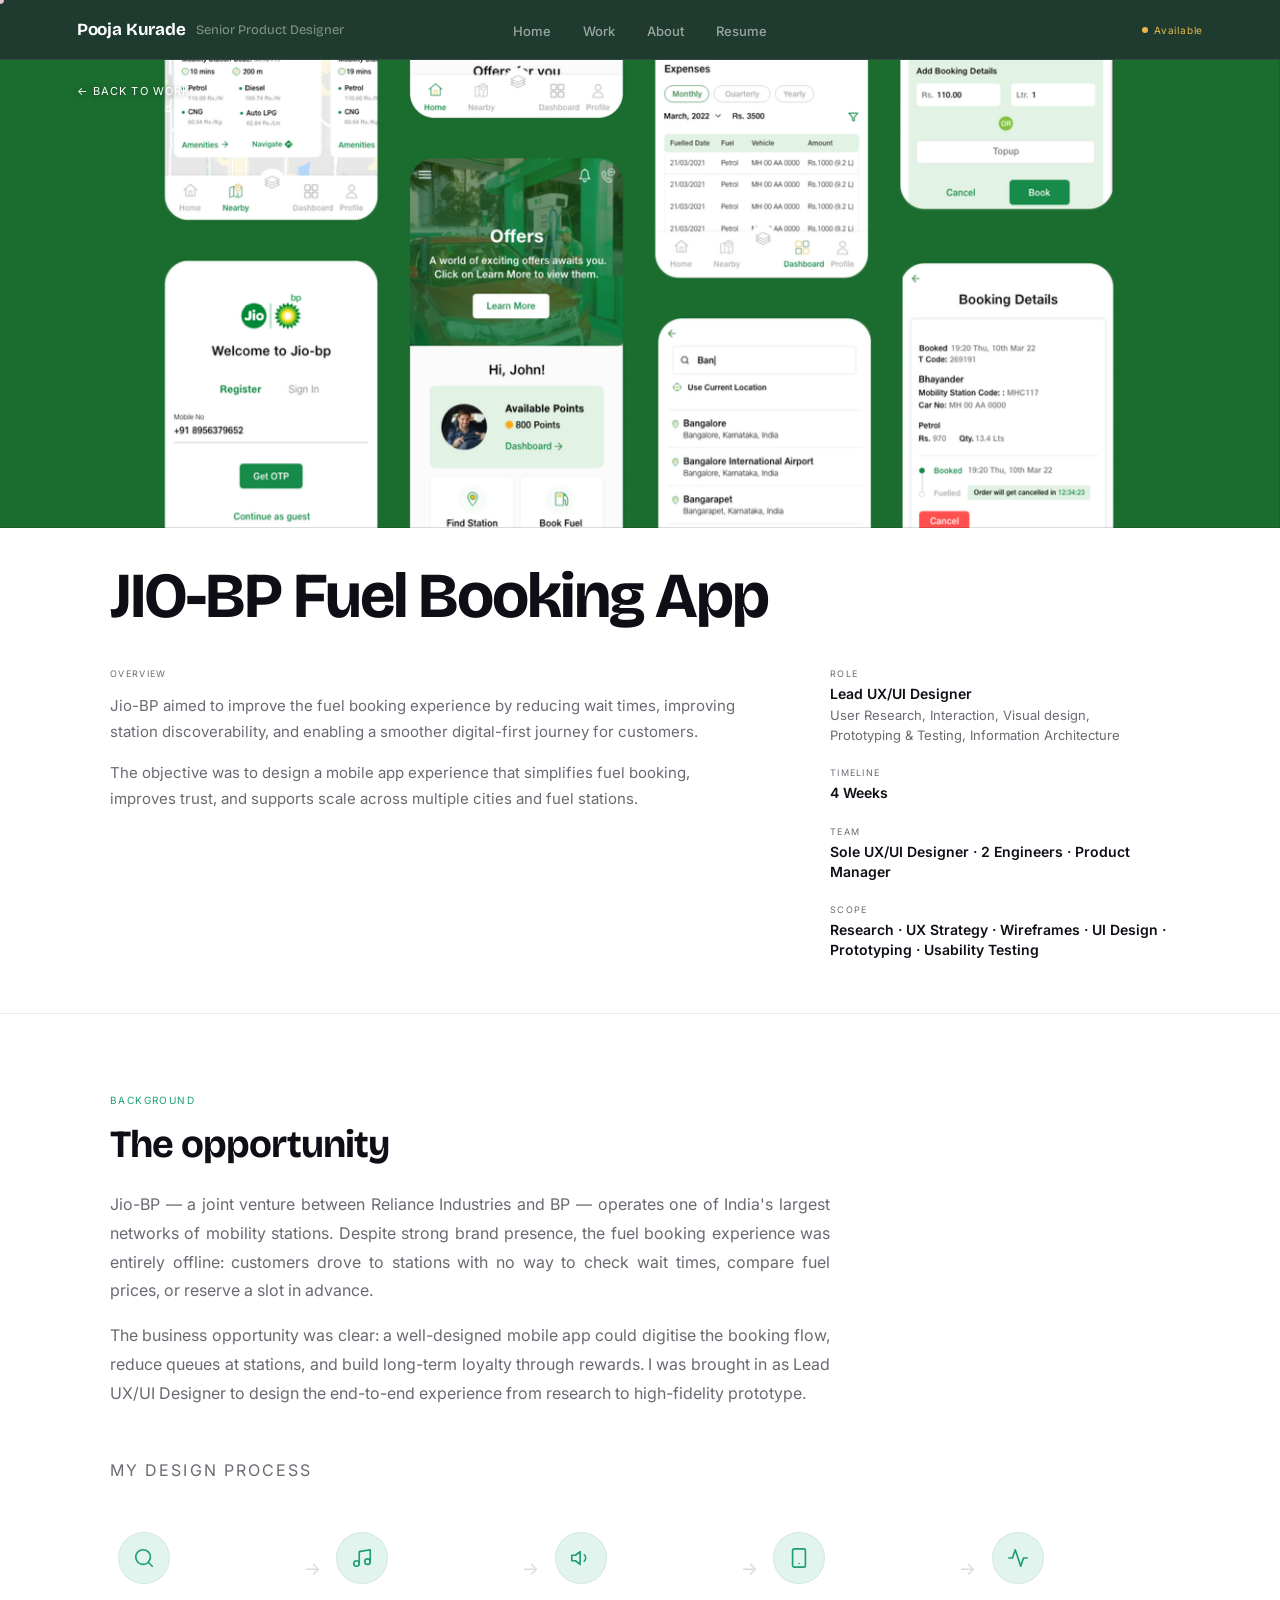
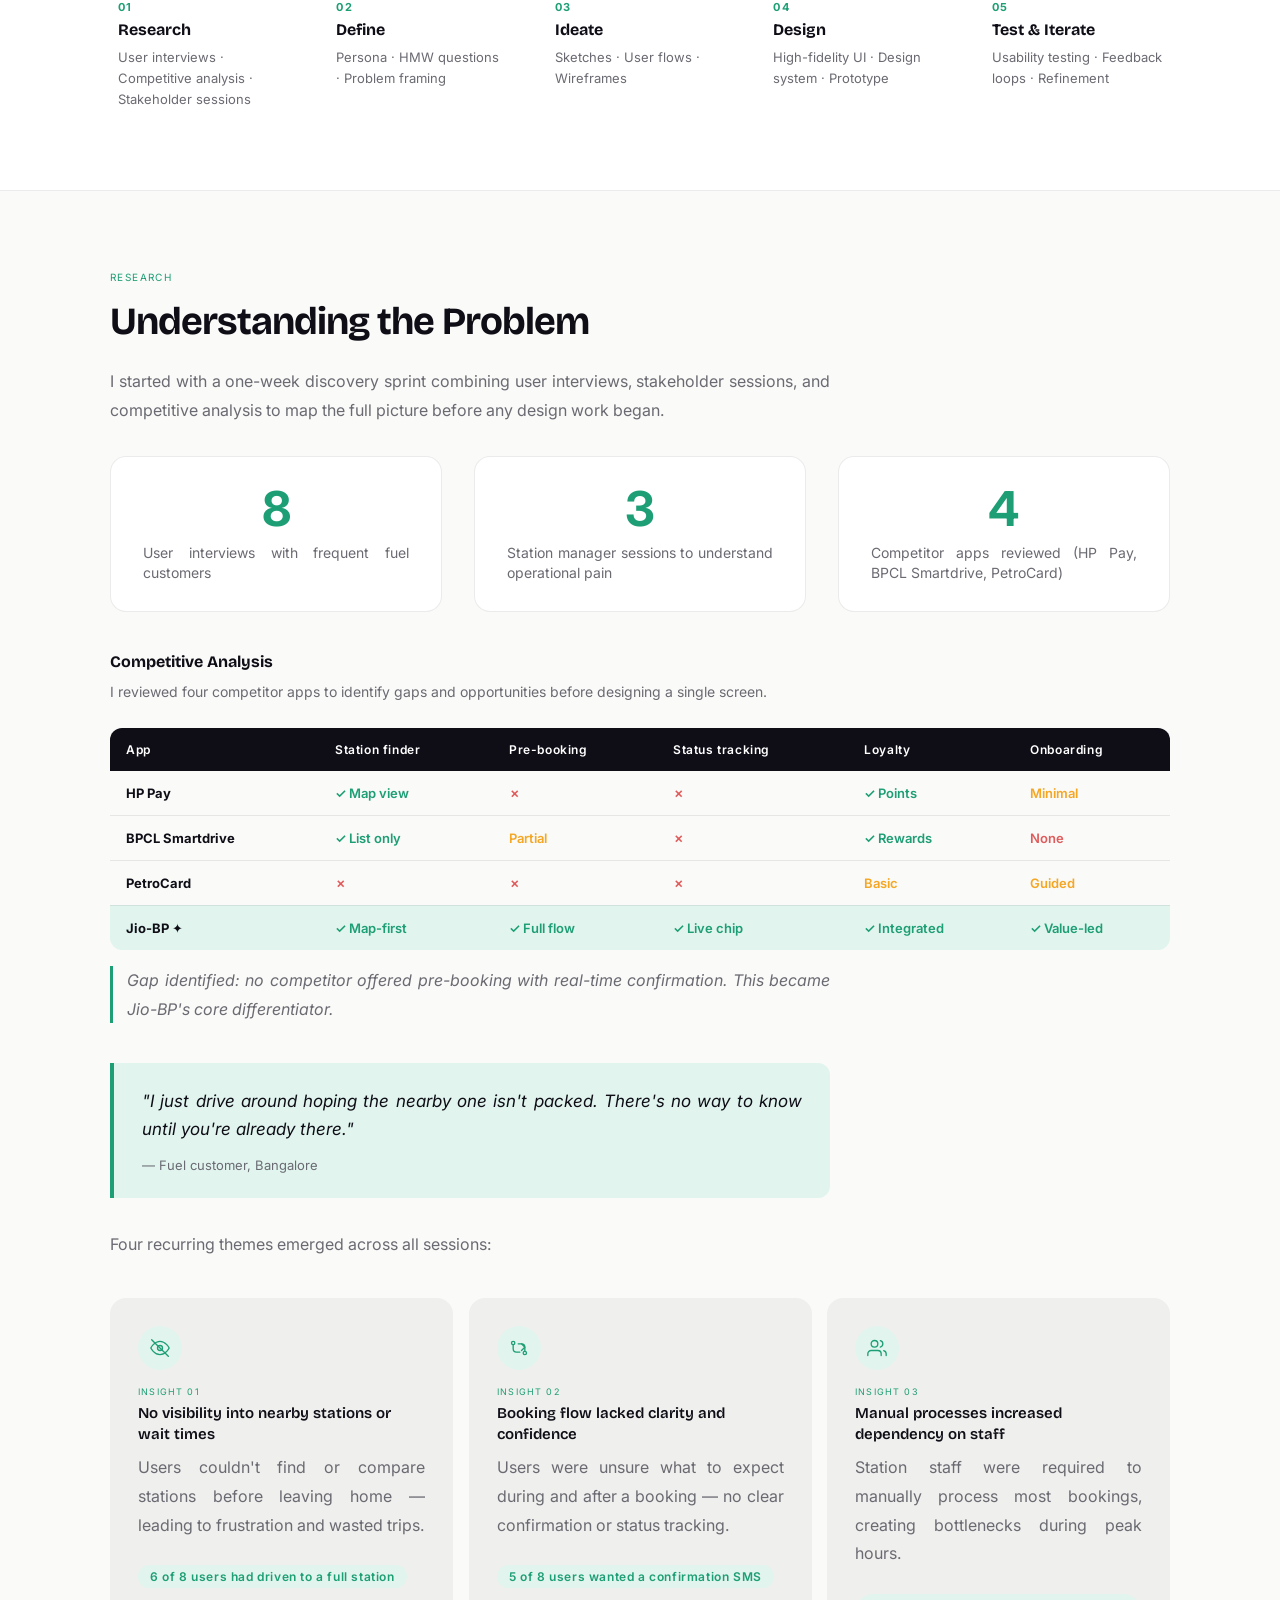
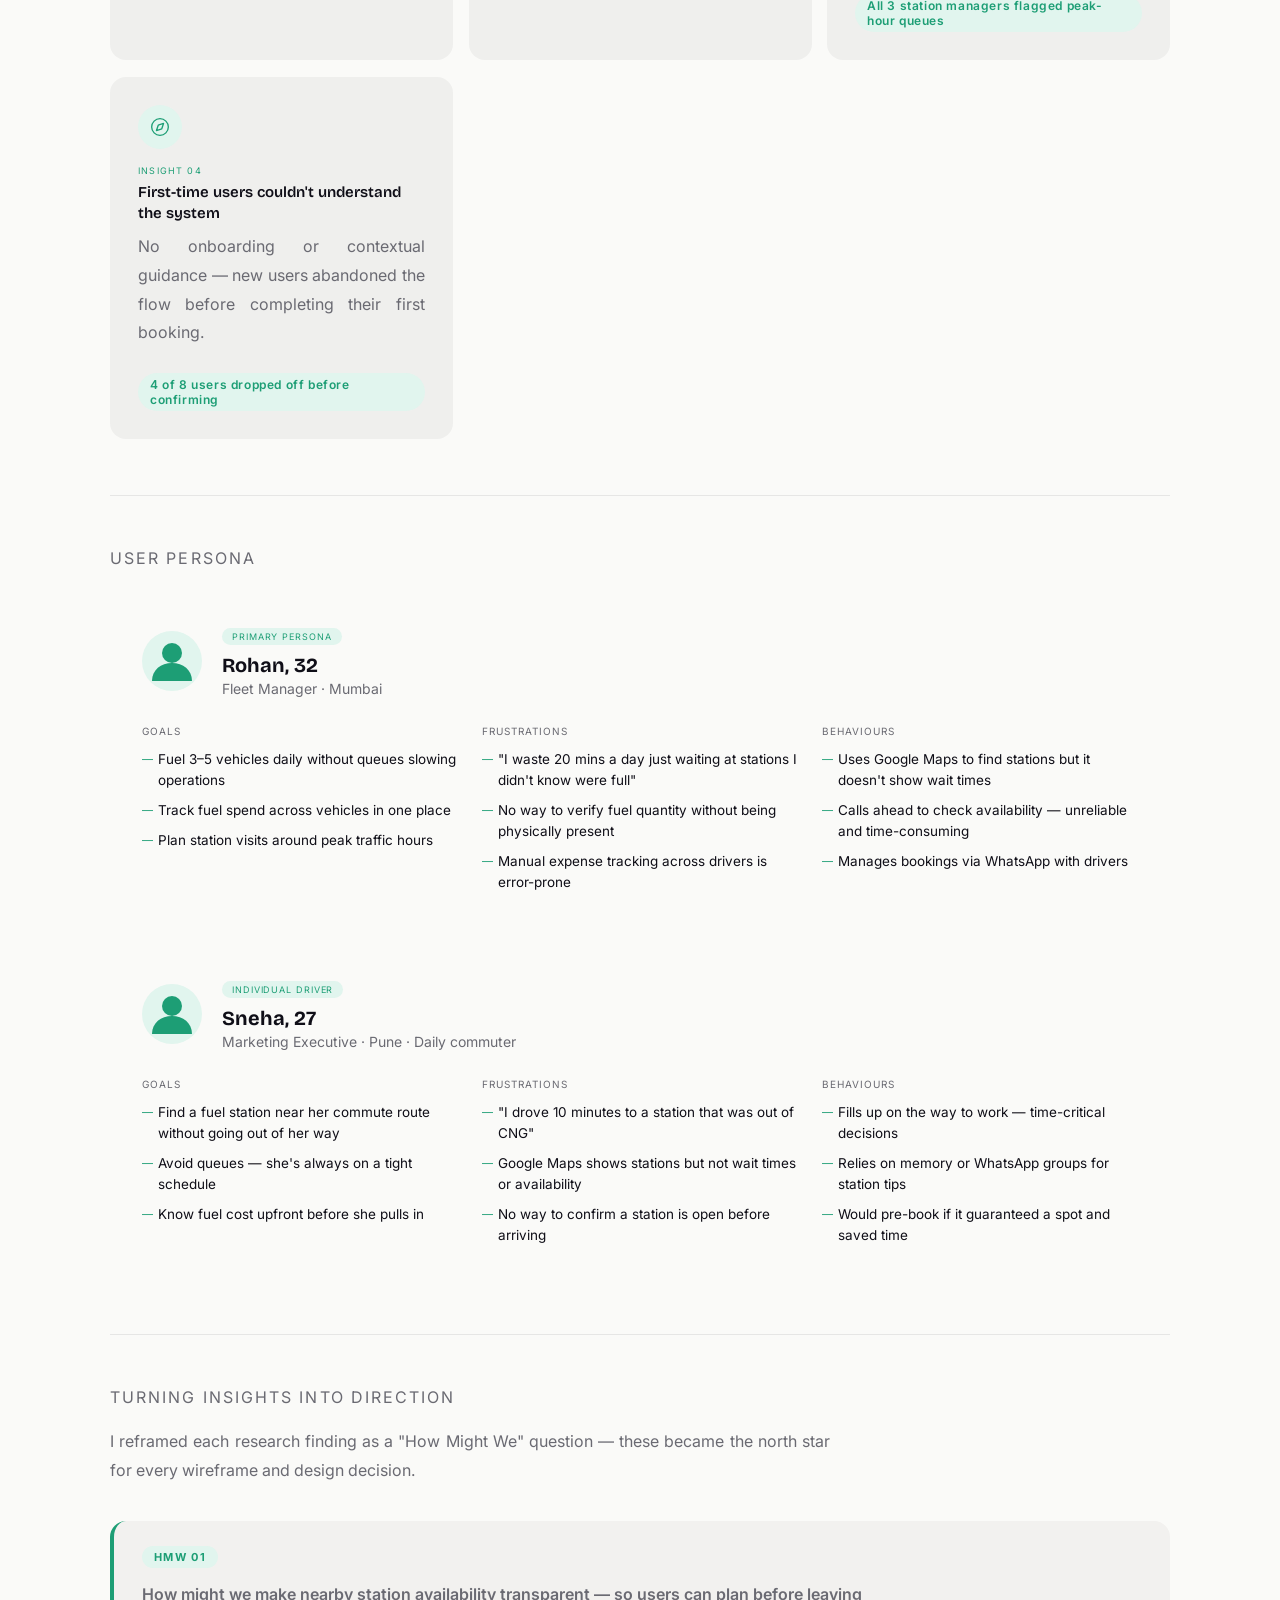
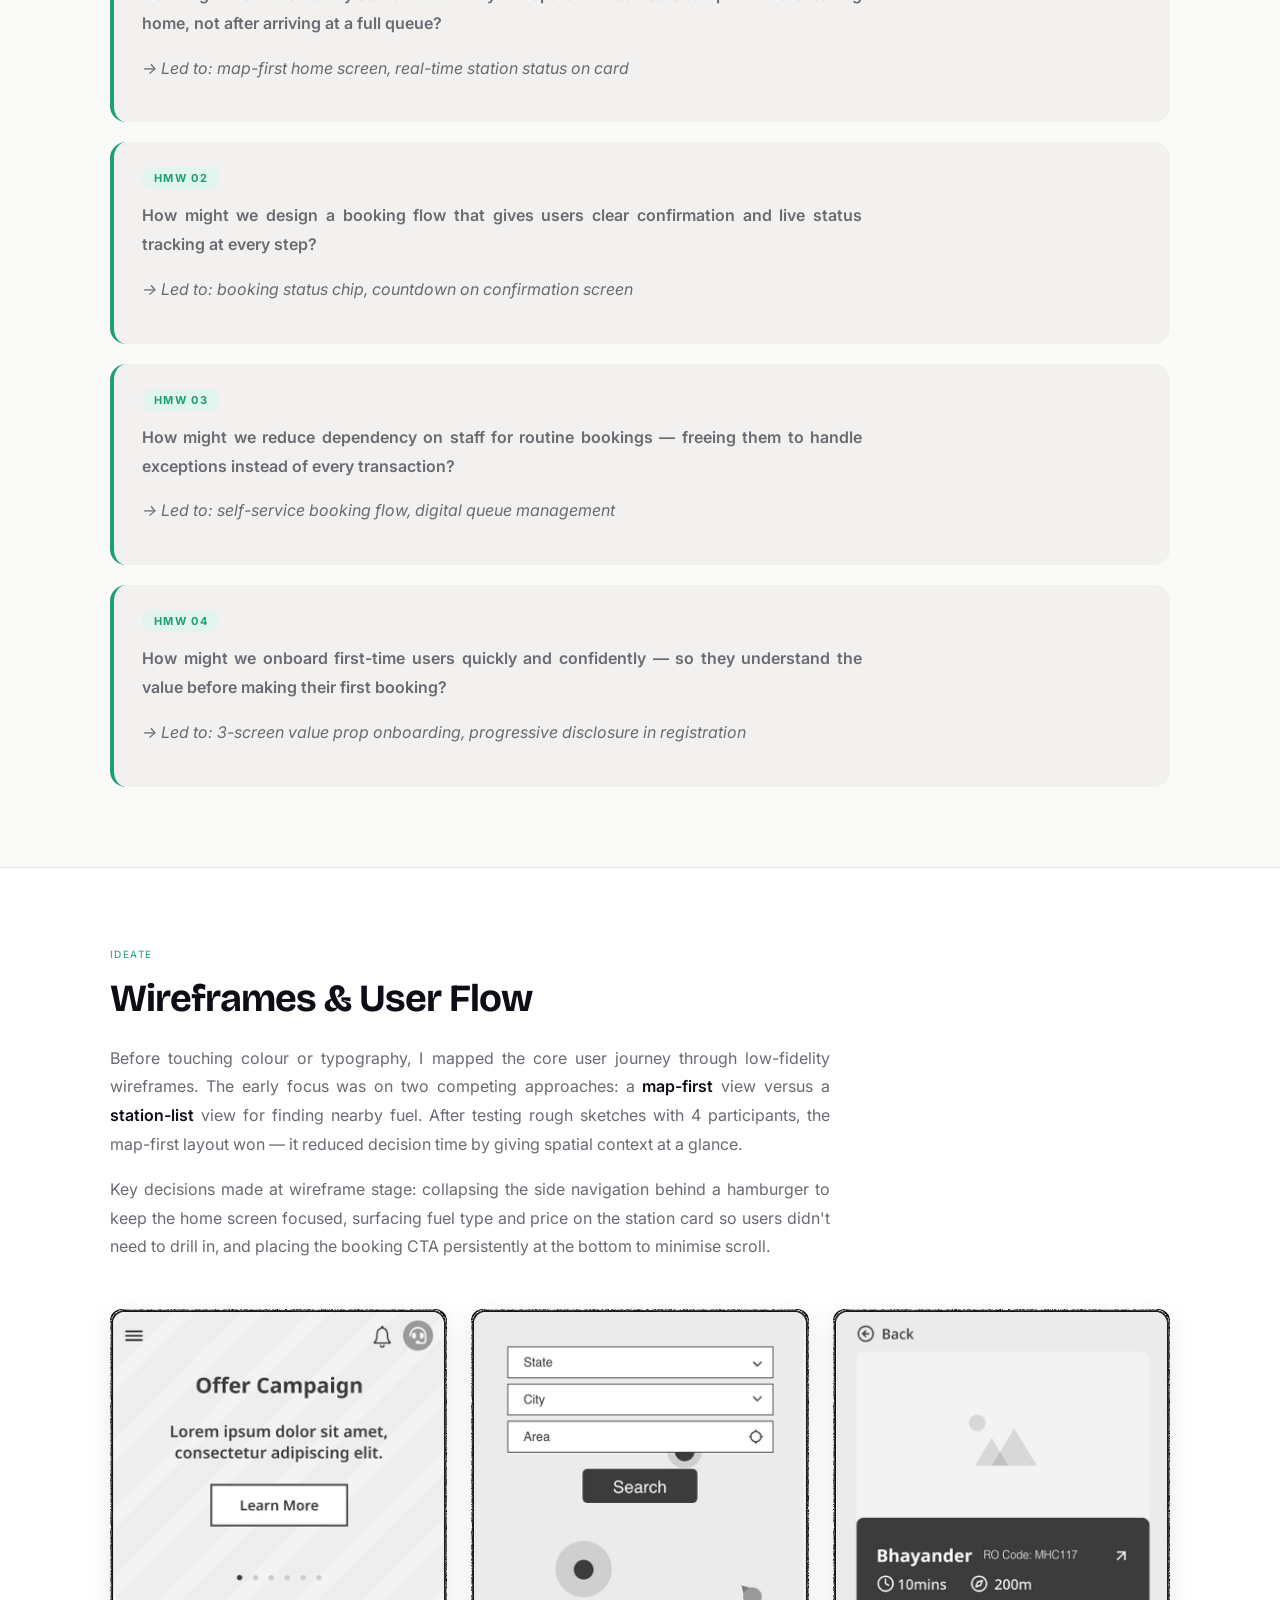
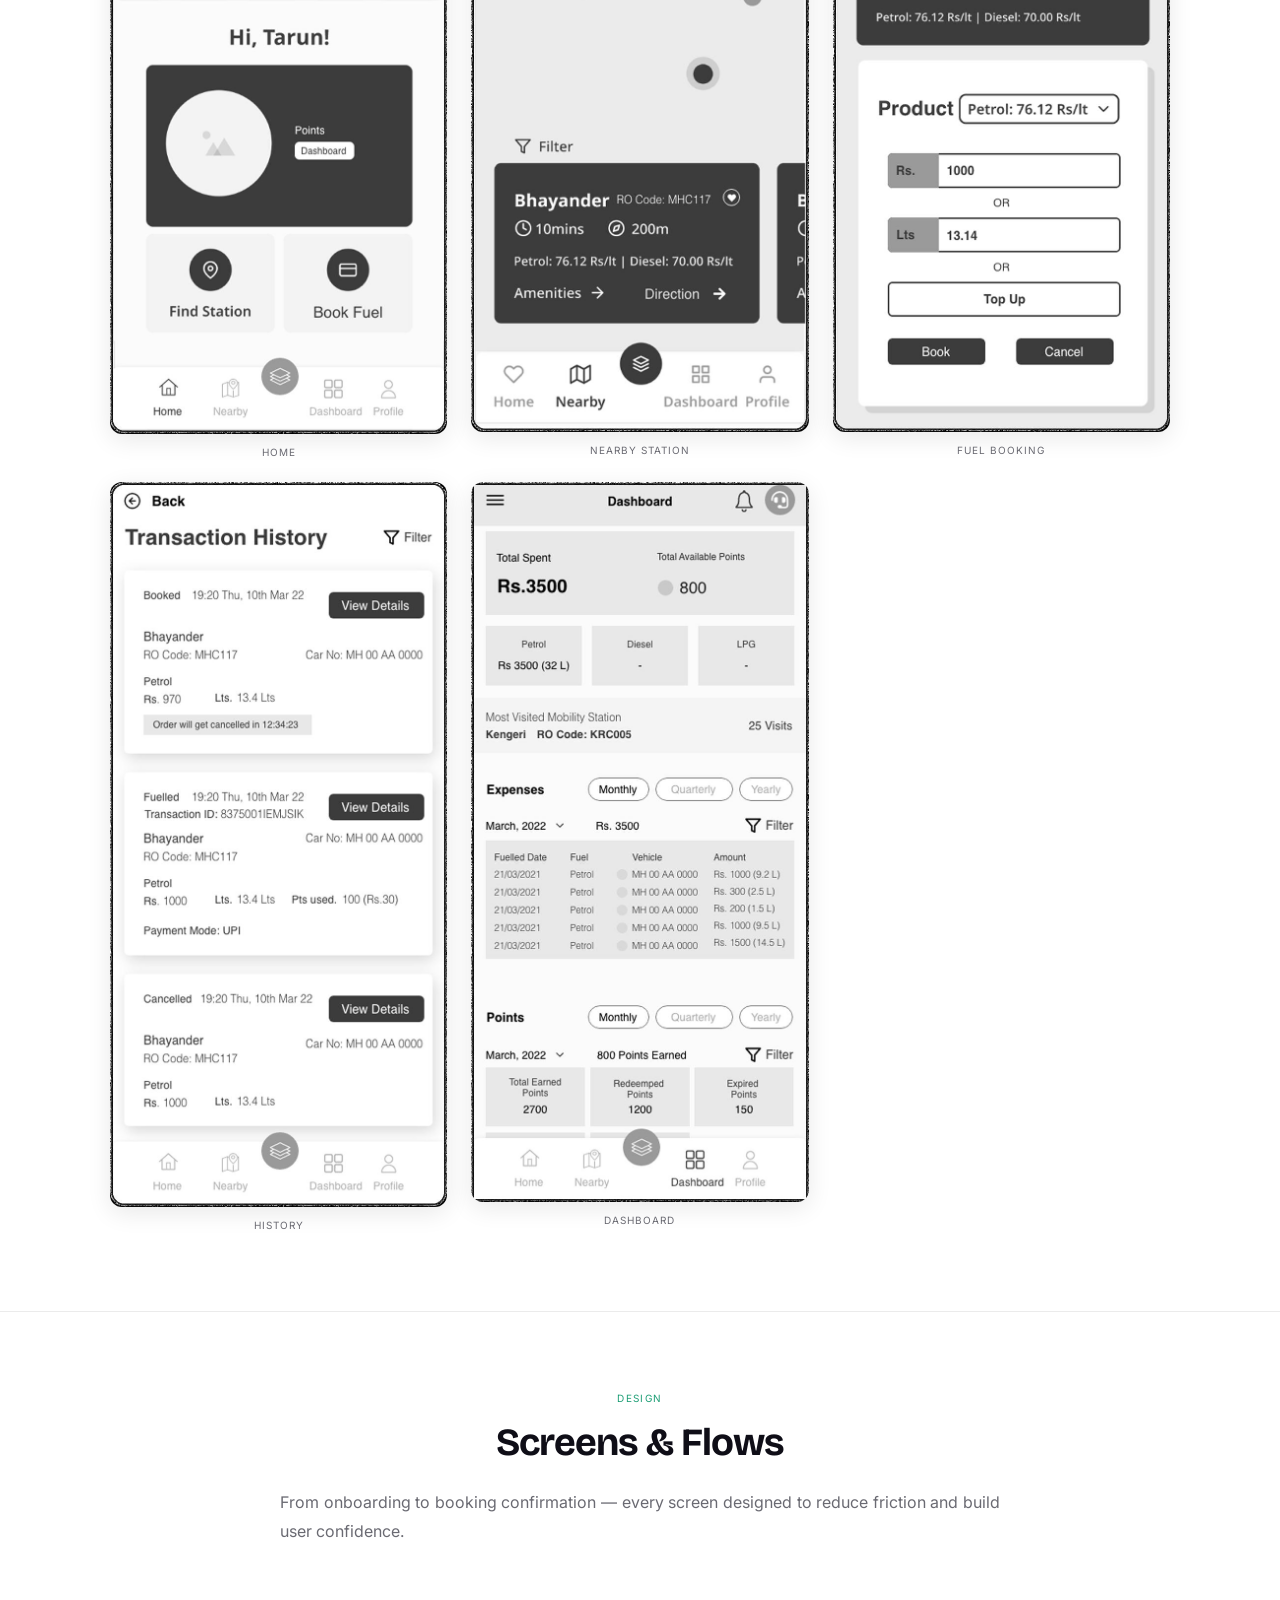
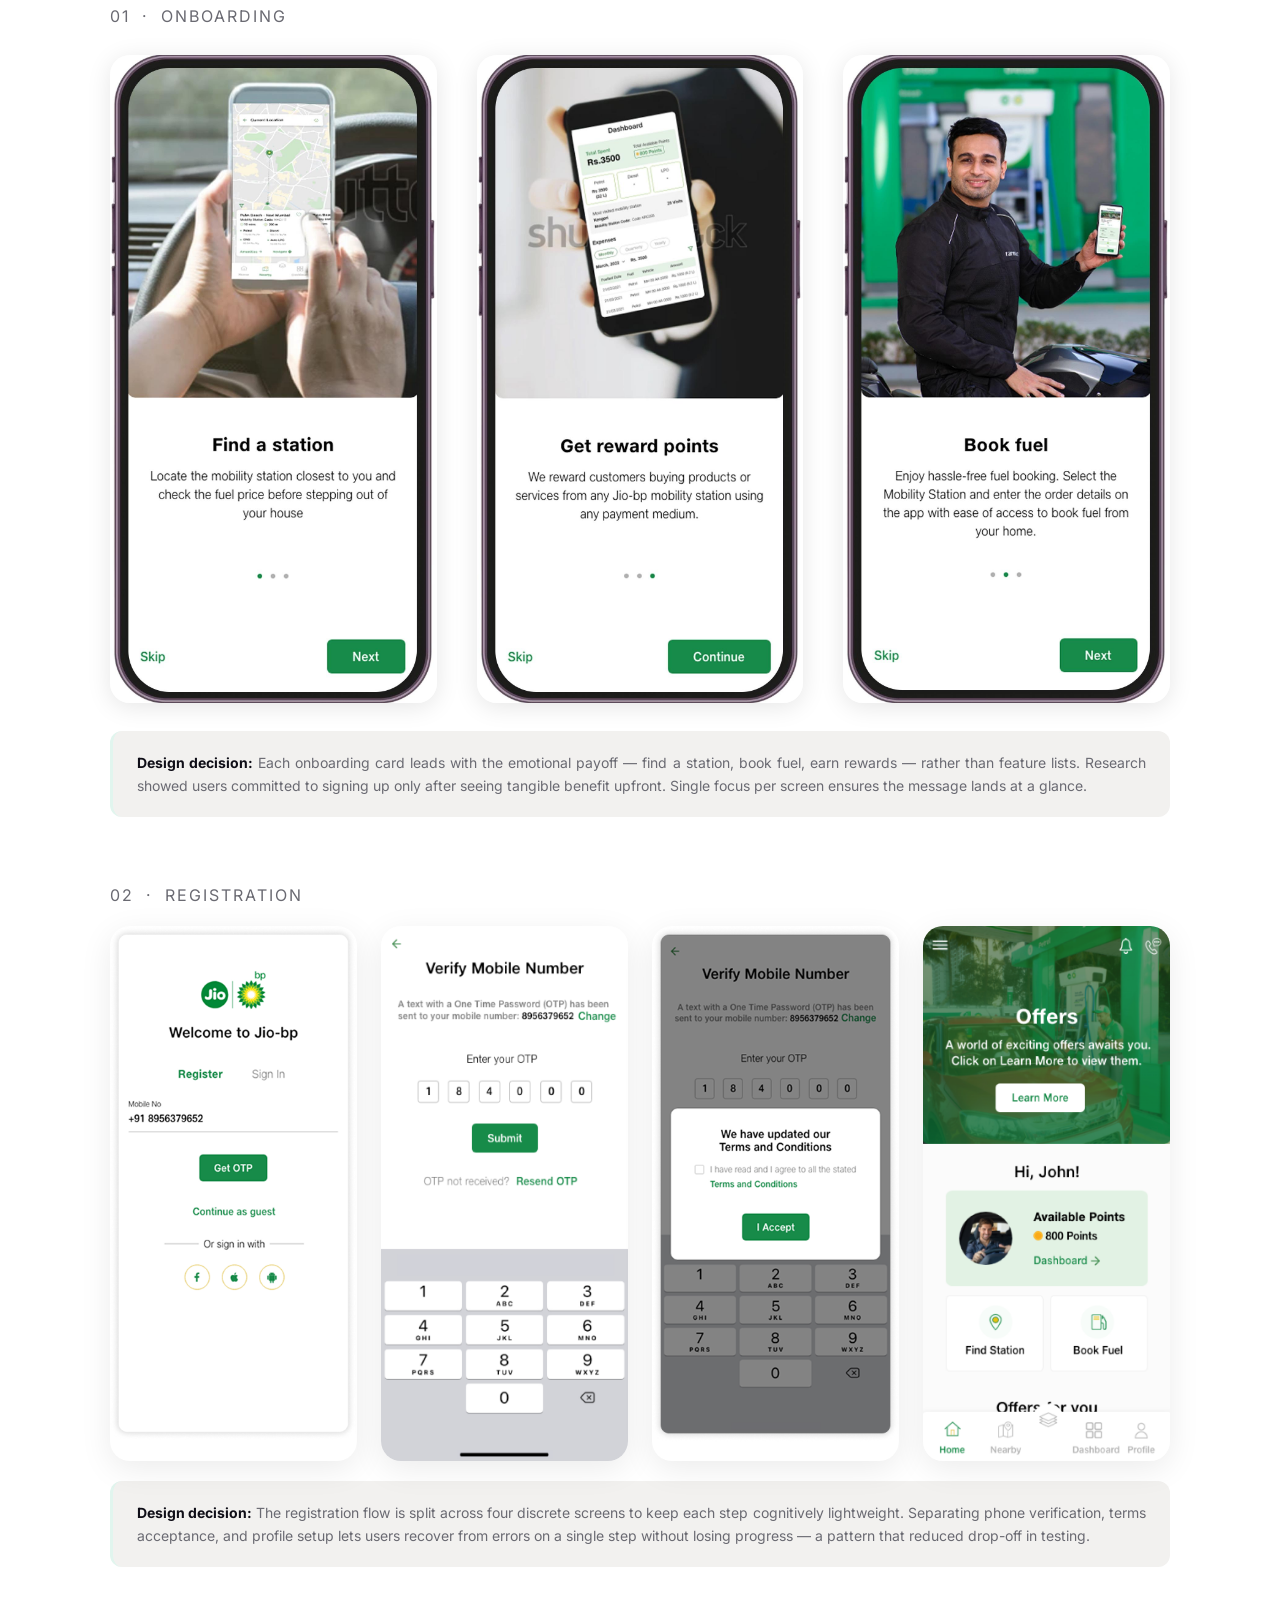
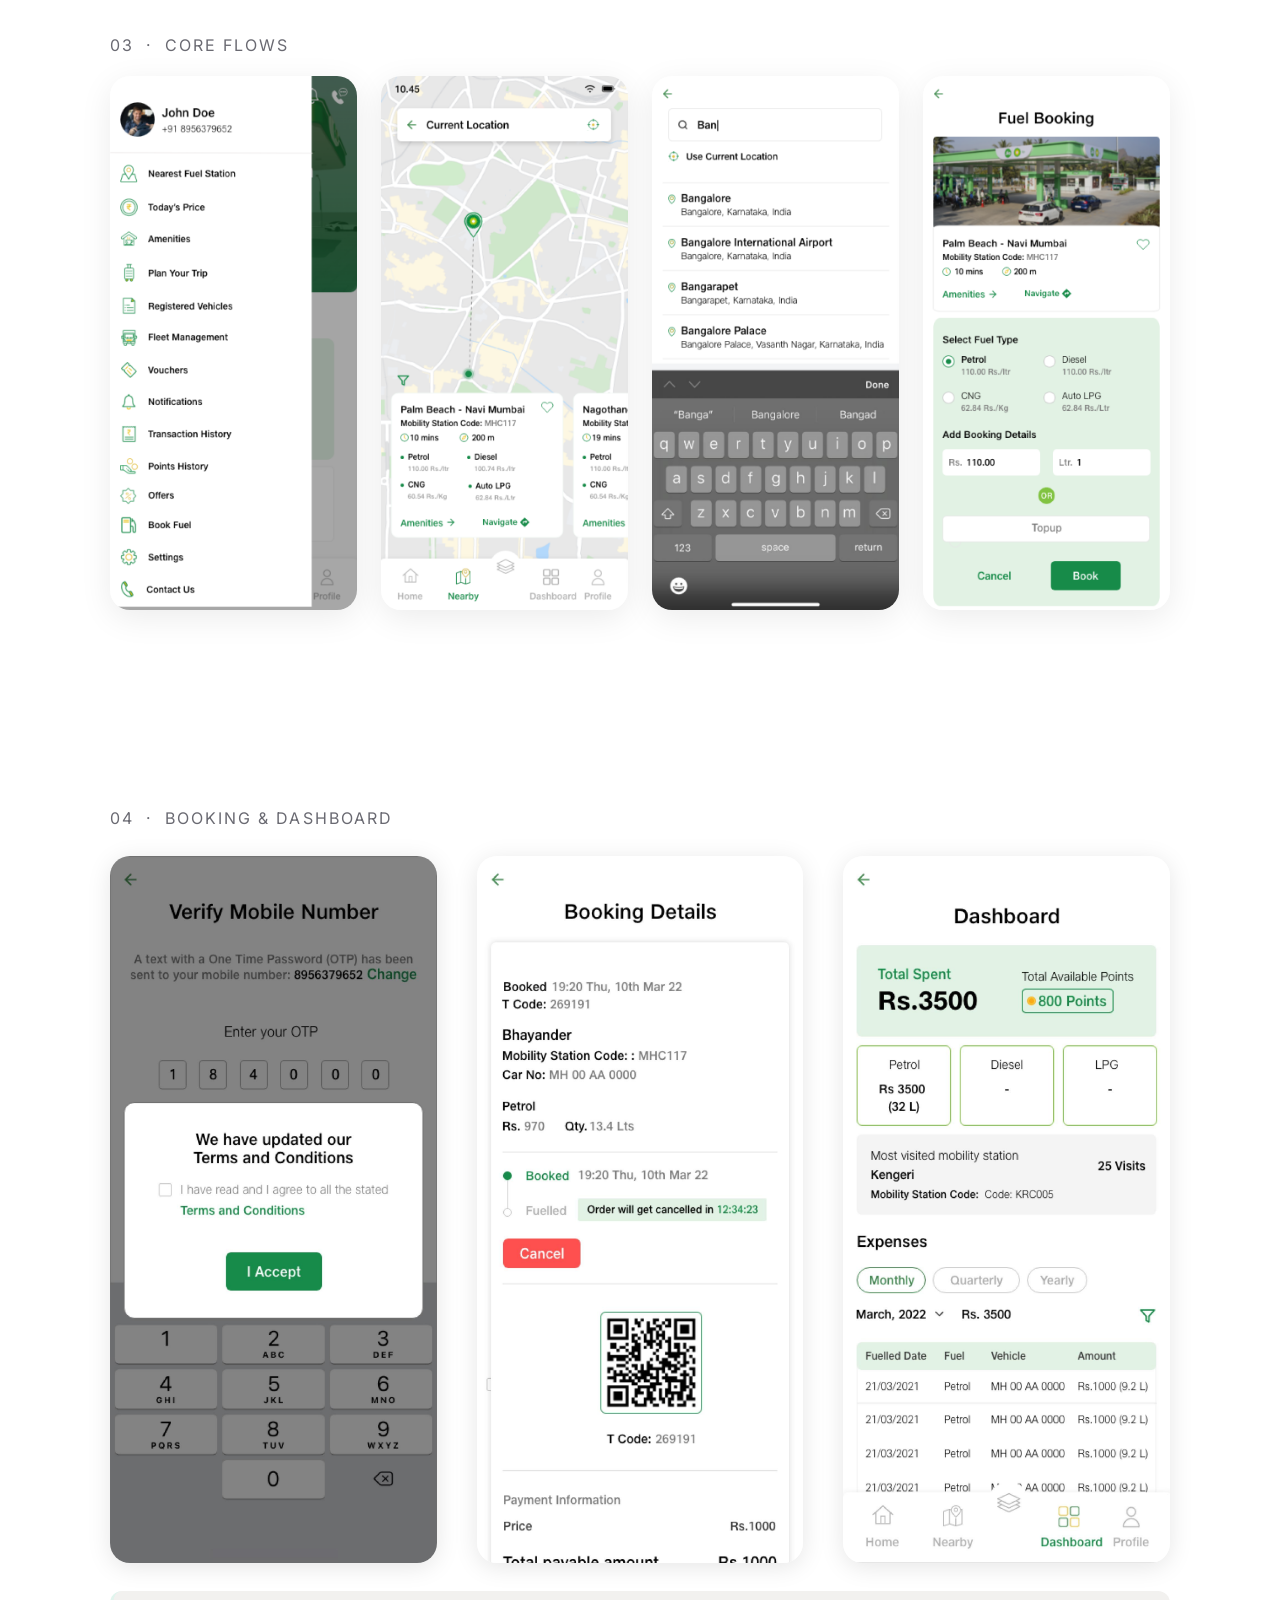
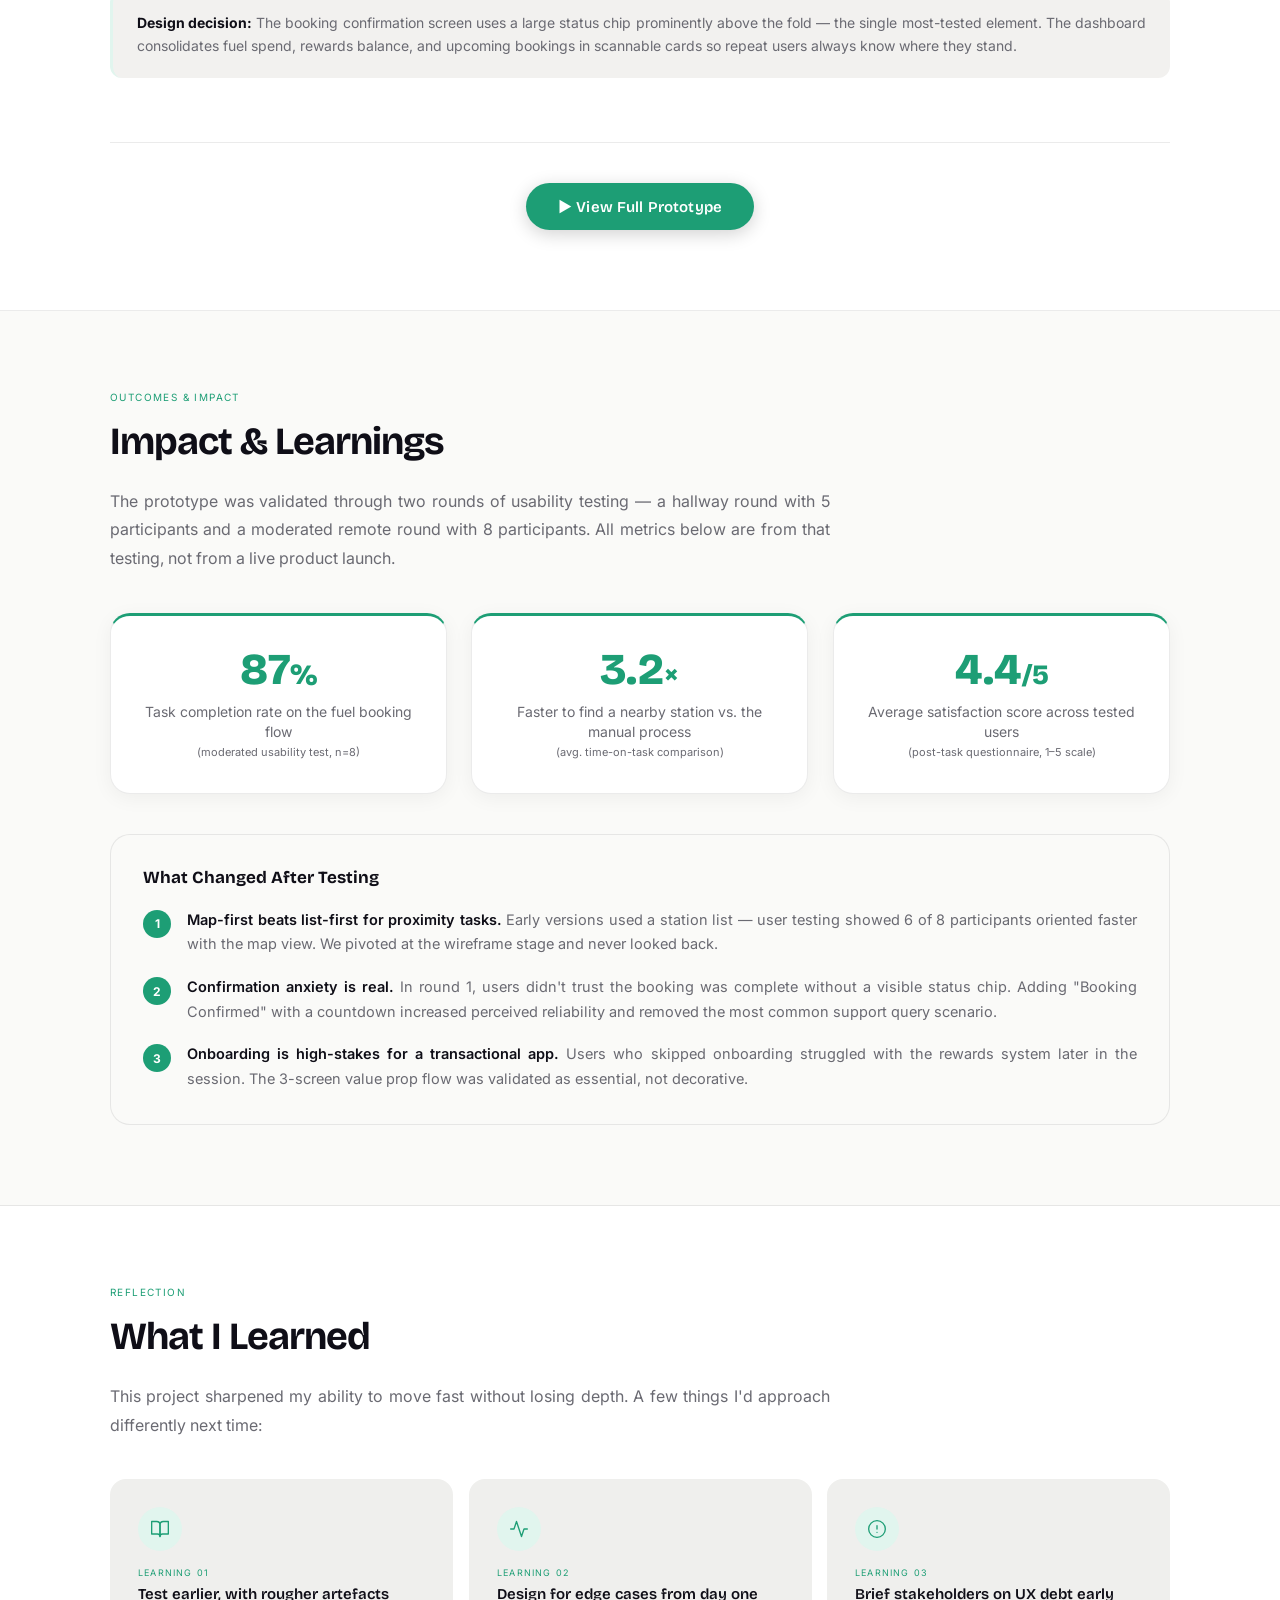
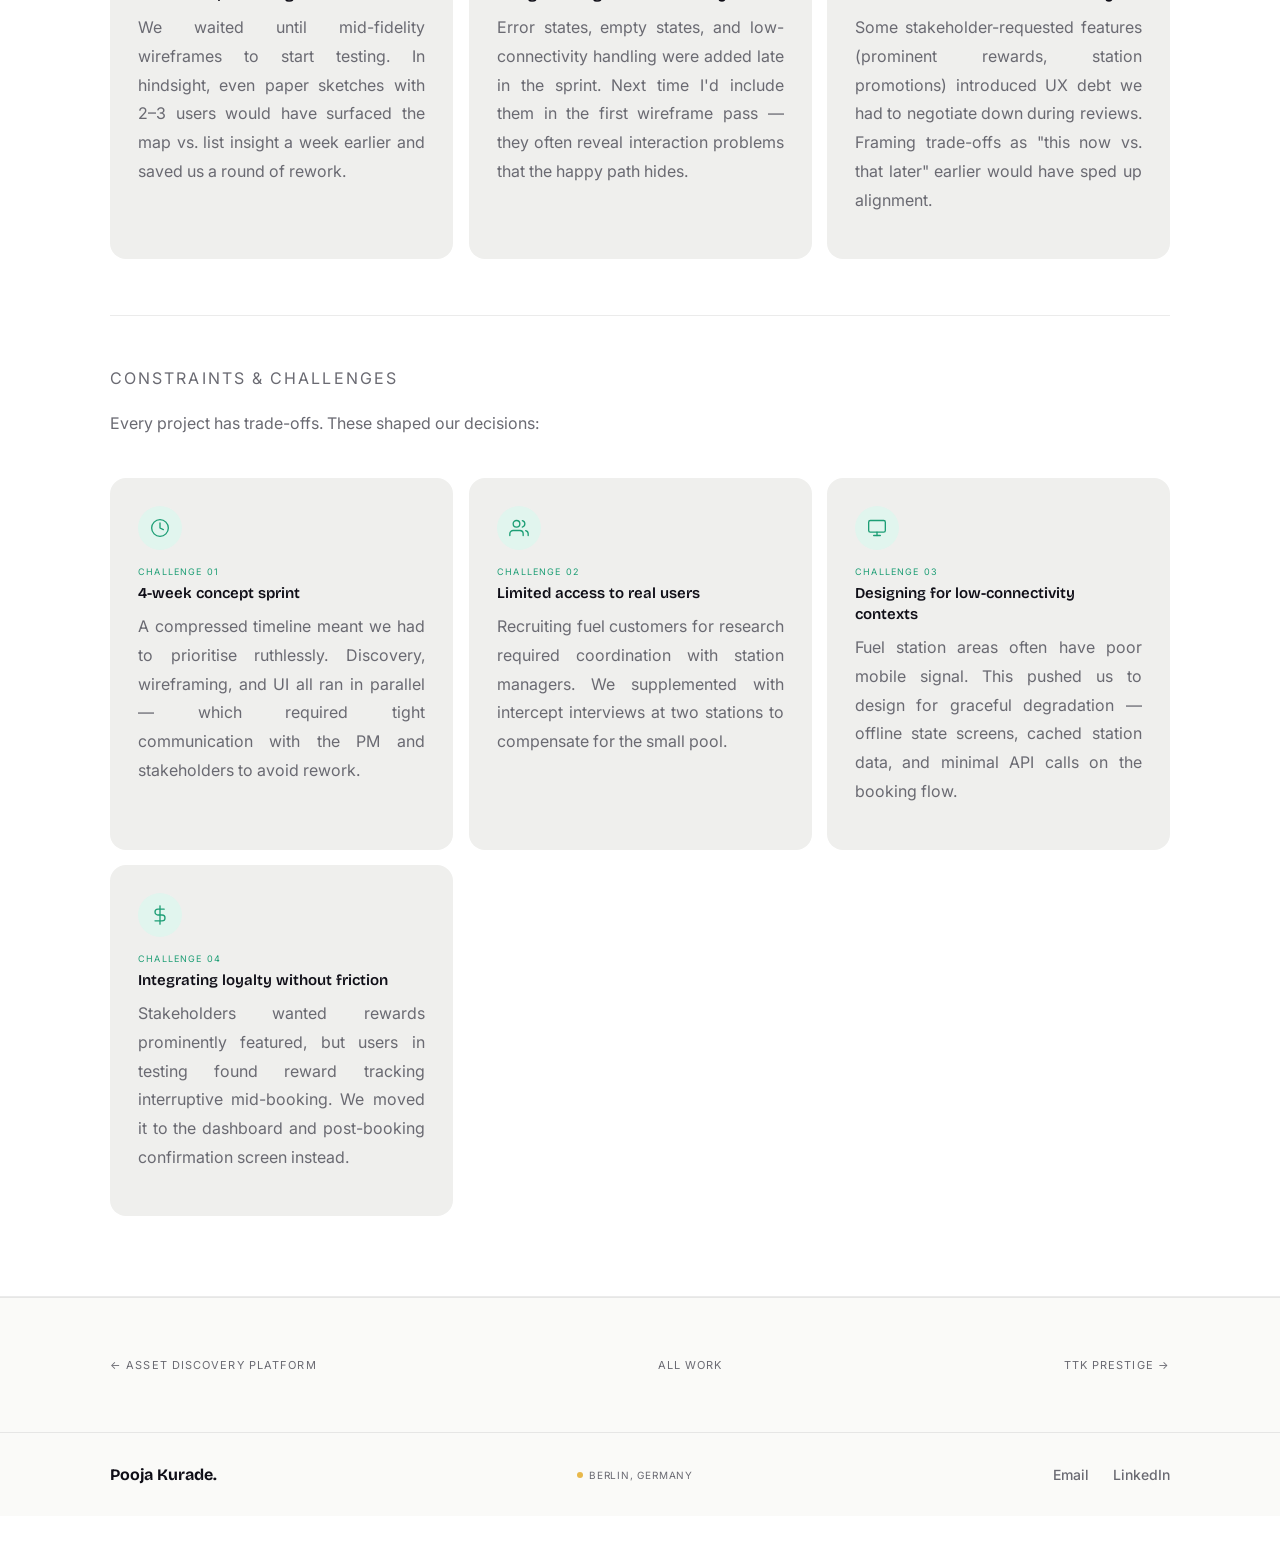
<file: pooja_kurade_casestudy_jiobp.html>
<!DOCTYPE html>
<html lang="en">
<head>
<meta charset="UTF-8">
<meta name="viewport" content="width=device-width, initial-scale=1.0">
<title>JIO-BP Fuel Booking App — Pooja Kurade</title>
<link rel="icon" type="image/png" sizes="32x32" href="images/favicon-32.png">
<link rel="icon" type="image/png" sizes="16x16" href="images/favicon-16.png">
<link rel="apple-touch-icon" sizes="180x180" href="images/favicon-180.png">
<link rel="icon" href="images/favicon.ico">
<link rel="preconnect" href="https://fonts.googleapis.com">
<link rel="preconnect" href="https://fonts.gstatic.com" crossorigin>
<link href="https://fonts.googleapis.com/css2?family=Bricolage+Grotesque:opsz,wght@12..96,400;12..96,500;12..96,600;12..96,700;12..96,800&family=Inter:wght@400;500;600;700&display=swap" rel="stylesheet">
<style>
/* ── TOKENS ── */
:root {
  --dark:     #0F0E17;
  --mid:      #6A6A72;
  --light:    #EFEFED;
  --cream:    #FAFAF8;
  --white:    #FFFFFF;
  --teal:     #1D9E75;
  --teal-dk:  #0F6E56;
  --teal-l:   #E1F5EE;
  --yellow:   #E8B84B;
  --yellow-l: #FDF3DC;
  --jio-green:#1B6B2F;
  --jio-mid:  #2B8A3E;
  --border:   rgba(0,0,0,0.08);
  --ff:  'Inter', system-ui, sans-serif;
  --ff-m: 'Inter', system-ui, sans-serif;
  --ff-display: 'Bricolage Grotesque', 'Inter', system-ui, sans-serif;
  --pad:  clamp(24px, 6vw, 96px);
  --max-w: 1060px;
  --ease: cubic-bezier(0.4,0,0.2,1);
  --off:  #F2F1EF;
}

*, *::before, *::after { box-sizing: border-box; margin: 0; padding: 0 }
html { scroll-behavior: smooth }
body {
  font-family: var(--ff); background: #fff; color: var(--dark);
  cursor: none; overflow-x: hidden; -webkit-font-smoothing: antialiased;
}
a { text-decoration: none; color: inherit }
img { display: block; max-width: 100% }

/* ── CURSOR ── */
#cur {
  width: 8px; height: 8px; background: #fff;
  mix-blend-mode: difference;
  border-radius: 50%; position: fixed; top: 0; left: 0;
  pointer-events: none; z-index: 9999;
  transform: translate(-50%,-50%);
  transition: width .2s var(--ease), height .2s var(--ease);
  will-change: left, top;
}
#cur.big { width: 32px; height: 32px; background: transparent; border: 1.5px solid var(--teal); mix-blend-mode: normal }
@media(hover:none) { #cur { display: none } body { cursor: auto } }

/* ── NAV ── */
nav {
  position: fixed; top: 0; left: 0; right: 0; z-index: 100;
  display: grid; grid-template-columns: 1fr auto 1fr; align-items: center;
  padding: 0 var(--pad); height: 60px;
  background: rgba(13,43,30,.92); backdrop-filter: blur(14px); -webkit-backdrop-filter: blur(14px);
  border-bottom: 1px solid var(--border);
  transition: background .3s;
}
.nav-logo {
  font-family: var(--ff-display);
  font-size: 17px; font-weight: 700; letter-spacing: -.01em;
  color: #fff; justify-self: start;
}
.nav-links {
  display: flex; align-items: center; gap: 32px; list-style: none; justify-self: center;
}
.nav-links a { font-size: 13px; font-weight: 500; color: rgba(255,255,255,.55); transition: color .2s }
.nav-links a:hover { color: #fff }
.nav-right { display: flex; align-items: center; gap: 22px; justify-self: end }
.nav-avail {
  font-family: var(--ff-m); font-size: 10px; letter-spacing: .08em;
  color: var(--yellow); display: flex; align-items: center; gap: 6px;
}
.nav-dot {
  width: 6px; height: 6px; border-radius: 50%; background: var(--yellow);
  display: inline-block; animation: pulse 2.5s ease infinite; flex-shrink: 0;
}
@keyframes pulse { 0%,100%{opacity:1} 50%{opacity:.3} }
.nav-cv {
  display: inline-flex; align-items: center; gap: 6px;
  font-family: var(--ff); font-size: 13px; font-weight: 600;
  color: #fff; background: #0F6E56;
  padding: 8px 18px; border-radius: 999px;
  transition: background .2s, transform .15s; white-space: nowrap;
}
.nav-cv:hover { background: #0A5C44; transform: translateY(-1px) }

/* ── CASE STUDY HERO ── */
.cs-hero {
  margin-top: 60px;
}
/* ── Banner image: standard 2.5:1 aspect, max 520px tall ── */
.cs-hero-img {
  width: 100%;
  height: 52vh;
  max-height: 520px;
  min-height: 280px;
  overflow: hidden;
}
.cs-hero-img img {
  width: 100%; height: 100%;
  object-fit: cover;
  object-position: center top;
  display: block;
  image-rendering: -webkit-optimize-contrast;
  image-rendering: high-quality;
}
.cs-hero-img .img-ph {
  width: 100%; height: 100%;
  display: flex; align-items: center; justify-content: center;
  flex-direction: column; gap: 10px;
  background: var(--dark);
}
.cs-hero-img .img-ph span {
  font-family: var(--ff-m); font-size: 11px; letter-spacing: .1em;
  text-transform: uppercase; color: rgba(255,255,255,.35);
}
/* ── Title bar: just the back link + project name ── */
.cs-hero-head {
  background: #fff;
  padding: 36px var(--pad) 0;
}
.cs-hero-content {
  max-width: var(--max-w); margin: 0 auto;
}
.cs-back {
  display: inline-flex; align-items: center; gap: 6px;
  font-family: var(--ff-m); font-size: 11px; letter-spacing: .1em;
  text-transform: uppercase; color: rgba(15,14,23,.28);
  margin-bottom: 16px; transition: color .2s; text-decoration: none;
}
.cs-back:hover { color: var(--dark) }
.cs-hero-content h1 {
  font-size: clamp(32px, 5vw, 64px); font-weight: 700;
  color: var(--dark); letter-spacing: -2px; line-height: 1.0;
  margin-bottom: 0; margin-top: 0;
}
/* ── Two-column overview + meta ── */
.cs-hero-cols {
  background: #fff;
  padding: 40px var(--pad) 52px;
  border-bottom: 1px solid var(--border);
}
.cs-hero-cols-inner {
  max-width: var(--max-w); margin: 0 auto;
  display: grid; grid-template-columns: 1fr 340px; gap: 72px;
  align-items: start;
}
.cs-overview-lbl {
  font-family: var(--ff-m); font-size: 9px; letter-spacing: .15em;
  text-transform: uppercase; color: var(--mid);
  display: block; margin-bottom: 14px;
}
.cs-overview-body { font-size: 15px; color: var(--mid); line-height: 1.75; }
.cs-overview-body p + p { margin-top: 14px; }
.cs-hero-meta-col { display: flex; flex-direction: column; gap: 22px; }
.cs-hmeta-item {}
.cs-hmeta-label {
  font-family: var(--ff-m); font-size: 9px; letter-spacing: .14em;
  text-transform: uppercase; color: var(--mid);
  display: block; margin-bottom: 5px;
}
.cs-hmeta-value {
  font-size: 14px; font-weight: 600; color: var(--dark); line-height: 1.45;
}
.cs-hmeta-sub {
  font-size: 13px; color: var(--mid); margin-top: 2px; line-height: 1.5;
}
/* hide the old dark strip since content moves here */
.cs-overview { display: none; }
.cs-lead { display: none; }
@media(max-width: 680px) {
  .cs-hero-cols-inner { grid-template-columns: 1fr; gap: 36px; }
}

/* ── OVERVIEW STRIP ── */
.cs-overview {
  background: var(--dark); padding: 48px var(--pad);
}
.cs-meta-grid {
  max-width: var(--max-w); margin: 0 auto;
  display: grid; grid-template-columns: repeat(4, 1fr);
  gap: 32px;
}
.cs-meta-item {}
.cs-meta-label {
  font-family: var(--ff-m); font-size: 10px; letter-spacing: .12em;
  text-transform: uppercase; color: var(--teal); margin-bottom: 10px; display: block;
}
.cs-meta-value {
  font-size: 15px; font-weight: 500; color: rgba(255,255,255,.85); line-height: 1.5;
}

/* ── OVERVIEW TEXT ── */
.cs-lead {
  background: var(--cream); padding: 64px var(--pad);
  border-bottom: 1px solid var(--border);
}
.cs-lead-inner {
  max-width: var(--max-w); margin: 0 auto;
  display: grid; grid-template-columns: 1fr 1.4fr; gap: 80px; align-items: start;
}
.cs-section-label {
  font-family: var(--ff-m); font-size: 10px; letter-spacing: .14em;
  text-transform: uppercase; color: var(--mid); margin-bottom: 16px; display: block;
}
.cs-lead h2 {
  font-size: clamp(28px, 3vw, 40px); font-weight: 700;
  letter-spacing: -1px; color: var(--dark); line-height: 1.1;
}
.cs-lead p {
  font-size: 17px; color: var(--mid); line-height: 1.8;
}

/* ── GENERAL SECTION ── */
.cs-section {
  padding: 80px var(--pad);
  border-bottom: 1px solid var(--border);
}
.cs-section--alt { background: var(--light) }
.cs-section-inner {
  max-width: var(--max-w); margin: 0 auto;
}
.cs-section h2 {
  font-size: clamp(28px, 3vw, 40px); font-weight: 700;
  letter-spacing: -1px; color: var(--dark);
  margin-bottom: 24px;
}
.cs-section p {
  font-size: 16px; color: var(--mid); line-height: 1.8; max-width: 680px;
  margin-bottom: 16px;
}

/* ── PROBLEM LIST ── */
/* ── INSIGHT CARDS (2×2 grid) ── */
.cs-insights-grid {
  display: grid; grid-template-columns: 1fr 1fr;
  gap: 16px; margin-top: 40px;
}
.cs-insight-card {
  background: var(--light);
  border-radius: 16px; padding: 28px 28px 32px;
  display: flex; flex-direction: row; align-items: flex-start; gap: 20px;
}
.cs-insight-text { flex: 1; }
.cs-insight-icon {
  width: 44px; height: 44px; border-radius: 11px;
  background: var(--light); display: flex; align-items: center; justify-content: center;
  flex-shrink: 0; color: var(--dark);
}
.cs-insight-icon svg { width: 22px; height: 22px; stroke: currentColor; fill: none; }
.cs-insight-num {
  font-family: var(--ff-m); font-size: 9px; letter-spacing: .13em;
  text-transform: uppercase; color: var(--dark); margin-bottom: 6px;
}
.cs-insight-title {
  font-size: 15px; font-weight: 600; color: var(--dark);
  line-height: 1.4; margin-bottom: 10px;
}
.cs-insight-desc {
  font-size: 14px; color: var(--mid); line-height: 1.7;
}
@media(max-width:640px){ .cs-insights-grid { grid-template-columns: 1fr; } }

/* ── IMAGE BLOCKS ── */
.cs-img-wrap {
  margin-top: 48px; border-radius: 16px; overflow: hidden;
  border: 1px solid var(--border); background: var(--light);
}
.cs-img-wrap img { width: 100%; display: block }
.cs-img-ph {
  width: 100%; aspect-ratio: 19/7;
  display: flex; flex-direction: column;
  align-items: center; justify-content: center; gap: 10px;
  background: var(--light);
}
.cs-img-ph-tall { aspect-ratio: 5/8 }
.cs-img-ph-label {
  font-family: var(--ff-m); font-size: 10px; letter-spacing: .12em;
  text-transform: uppercase; color: var(--mid);
}
.cs-img-ph-sub {
  font-size: 12px; color: rgba(106,106,114,.6);
}

/* ── STYLEGUIDE INTRO ── */
.sg-intro {
  display: grid; grid-template-columns: 1fr 1fr; gap: 48px;
  margin-bottom: 48px; padding-bottom: 48px;
  border-bottom: 1px solid var(--divider);
}
.sg-intro-heading {
  font-size: 11px; font-family: var(--ff-m); letter-spacing: .12em;
  text-transform: uppercase; color: var(--teal-dk);
  margin-bottom: 12px;
}
.sg-intro-text {
  font-size: 15px; line-height: 1.75; color: #444;
}
.sg-intro-text strong { font-weight: 600; color: #222; }
@media(max-width:640px){ .sg-intro { grid-template-columns: 1fr; } }

/* ── STYLEGUIDE SYSTEM ── */
.sg-mt { margin-top: 20px }
.sg-grid { display: grid; gap: 14px }
.sg-grid--2 { grid-template-columns: 1fr 1fr }
.sg-grid--3 { grid-template-columns: repeat(3, 1fr) }
.sg-card {
  background: #f9f9f8; border-radius: 12px;
  border: 1px solid var(--border); padding: 18px;
}
.sg-card-label {
  display: block; font-family: var(--ff-m); font-size: 9px;
  letter-spacing: .12em; text-transform: uppercase;
  color: var(--mid); margin-bottom: 14px;
}
.sg-colors { display: flex; flex-direction: column; gap: 8px }
.sg-color-item { display: flex; align-items: center; gap: 10px }
.sg-swatch { width: 32px; height: 32px; border-radius: 7px; flex-shrink: 0; border: 1px solid rgba(0,0,0,.08); }
.sg-color-name { font-size: 13px; font-weight: 500; color: var(--dark) }
.sg-color-hex { font-family: var(--ff-m); font-size: 10px; color: var(--mid); margin-top: 1px }
.sg-type-scale { display: flex; flex-direction: column; gap: 10px }
.sg-type-row { display: flex; align-items: baseline; justify-content: space-between; gap: 12px; padding-bottom: 10px; border-bottom: 1px solid var(--border) }
.sg-type-row:last-child { border-bottom: none; padding-bottom: 0 }
.sg-type-sample { color: var(--dark); line-height: 1 }
.sg-type-spec { font-family: var(--ff-m); font-size: 9px; color: var(--mid); white-space: nowrap; flex-shrink: 0 }
.sg-elements { display: flex; flex-direction: column; gap: 10px }
.sg-el-row { display: flex; align-items: center; gap: 12px }
.sg-el-name { font-size: 11px; color: var(--mid) }
.sg-btn { border: none; border-radius: 7px; font-family: var(--ff); font-size: 13px; font-weight: 600; cursor: default; padding: 8px 18px; }
.sg-btn--primary { background: #1B6B2F; color: #fff }
.sg-btn--outline { background: transparent; color: #1B6B2F; border: 1.5px solid #1B6B2F }
.sg-btn--text { background: transparent; color: #1B6B2F; padding-left: 0 }
.sg-tabs-wrap { display: flex; flex-direction: column; gap: 10px }
.sg-tabs { display: flex; border-bottom: 1px solid var(--border); }
.sg-tab { padding: 6px 14px; font-size: 13px; font-weight: 500; color: var(--mid); cursor: default; }
.sg-tab--active { color: #1B6B2F; font-weight: 600; border-bottom: 2px solid #1B6B2F; margin-bottom: -1px; }
.sg-tab-note { font-size: 11px; color: var(--mid); line-height: 1.5 }
.sg-inputs { display: flex; flex-direction: column; gap: 12px }
.sg-input-group { display: flex; flex-direction: column; gap: 4px }
.sg-input-label { font-size: 10px; color: var(--mid) }
.sg-input { border: none; border-bottom: 1.5px solid var(--dark); padding: 6px 0; font-size: 13px; color: var(--dark); background: transparent; display: flex; align-items: center; }
.sg-input--search { border: 1px solid var(--border); border-radius: 7px; padding: 6px 10px; border-bottom: 1px solid var(--border); }
.sg-icons { display: grid; grid-template-columns: repeat(8, 1fr); gap: 10px; }
.sg-icon-item { display: flex; flex-direction: column; align-items: center; gap: 6px; }
.sg-icon-circle { width: 44px; height: 44px; border-radius: 50%; background: #EFF8F2; border: 1.5px solid #C8E0DC; display: flex; align-items: center; justify-content: center; }
.sg-icon-item span { font-size: 9px; color: var(--mid); text-align: center; line-height: 1.3; }
@media(max-width: 900px) {
  .sg-grid--2 { grid-template-columns: 1fr }
  .sg-grid--3 { grid-template-columns: 1fr }
  .sg-icons { grid-template-columns: repeat(4, 1fr) }
}

/* ── STYLEGUIDE CARD ── */
.cs-sg-note {
  margin-top: 24px;
  display: grid; grid-template-columns: repeat(3, 1fr); gap: 16px;
}
.cs-sg-card {
  padding: 20px; background: var(--cream); border-radius: 12px;
  border: 1px solid var(--border);
}
.cs-sg-card-label {
  font-family: var(--ff-m); font-size: 10px; letter-spacing: .1em;
  text-transform: uppercase; color: var(--mid); margin-bottom: 12px; display: block;
}
.cs-sg-colors { display: flex; gap: 8px }
.cs-sg-swatch {
  width: 32px; height: 32px; border-radius: 6px;
  border: 1px solid rgba(0,0,0,.1);
}
.cs-sg-type-row { display: flex; flex-direction: column; gap: 6px }
.cs-sg-type-item { font-size: 13px; color: var(--dark) }
.cs-sg-type-spec { font-family: var(--ff-m); font-size: 10px; color: var(--mid) }

/* ── WIREFRAME GRID ── */
.cs-wf-grid {
  display: grid; grid-template-columns: repeat(5, 1fr);
  gap: 16px; margin-top: 48px;
}
.cs-wf-screen {
  display: flex; flex-direction: column; align-items: center; gap: 12px;
  opacity: 0; transform: translateY(28px);
  transition: opacity 0.5s var(--ease), transform 0.5s var(--ease);
}
.cs-wf-screen.in { opacity: 1; transform: none; }
.cs-wf-screen:nth-child(1) { transition-delay: 0s; }
.cs-wf-screen:nth-child(2) { transition-delay: 0.08s; }
.cs-wf-screen:nth-child(3) { transition-delay: 0.16s; }
.cs-wf-screen:nth-child(4) { transition-delay: 0.24s; }
.cs-wf-screen:nth-child(5) { transition-delay: 0.32s; }
.cs-wf-screen img {
  width: 100%; border-radius: 16px;
  box-shadow: 0 8px 32px rgba(0,0,0,0.08);
}

.cs-wf-label {
  font-family: var(--ff-m); font-size: 10px; letter-spacing: .1em;
  text-transform: uppercase; color: var(--mid);
}
@media(max-width: 700px) {
  .cs-wf-grid { grid-template-columns: repeat(3, 1fr) }
}

/* ── DESIGN FEATURES ── */
/* ── CORE FEATURES — phone mockup grid ── */

  50%       { transform: translateY(-12px); }
}
.cs-features { margin-top: 48px; }
/* 3 onboarding screen cards — matching Figma exactly (320px × 694px, gap 62px) */
.cf-phones {
  display: grid;
  grid-template-columns: repeat(3, 1fr);
  gap: 40px;
  max-width: 1060px;
  margin: 0 auto;
  padding: 8px 0;
}
.cf-card {
  width: 100%;
  border-radius: 24px;
  overflow: hidden;
  background: #fff;
  border: none;
  box-shadow: 0 8px 32px rgba(0,0,0,0.10);
}
.cf-screen-img {
  width: 100%;
  height: auto;
  display: block;
  border-radius: 20px;
  box-shadow: 0 4px 24px rgba(0,0,0,0.10);
}
/* Card text area — hide since content is inside the image */
.cf-card-body { display: none; }
@media (max-width: 1100px) {
  .cf-phones { grid-template-columns: repeat(3, 280px); gap: 30px; }
  .cf-card { width: 280px; }
  .cf-screen-img { width: 280px; }
}
@media (max-width: 720px) {
  .cf-phones { grid-template-columns: 1fr; max-width: 320px; gap: 28px; }
  .cf-card { width: 100%; }
  .cf-screen-img { width: 100%; }
}
.cf-num {
  font-family: var(--ff-m); font-size: 10px; letter-spacing: .18em;
  text-transform: uppercase; color: var(--teal); display: block; margin-bottom: 8px;
}
.cf-title {
  font-family: var(--ff-display);
  font-size: 17px; font-weight: 700; color: var(--dark);
  margin-bottom: 8px; line-height: 1.3;
}
.cf-desc {
  font-size: 13px; color: var(--mid); line-height: 1.7;
}
@media(max-width: 640px) {
  .cf-phones { grid-template-columns: 1fr; gap: 40px; }
}

/* ── DESIGN SECTION FLOWS ── */
.ds-header {
  text-align: center;
  margin-bottom: 56px;
}
.ds-header h2 { margin-bottom: 12px; }
.ds-header p { max-width: 560px; margin: 0 auto; }
.ds-flow {
  margin-bottom: 64px;
}
.ds-flow-label {
  text-align: left;
  font-family: var(--ff-m);
  font-size: 11px;
  letter-spacing: 0.13em;
  text-transform: uppercase;
  color: var(--teal);
  margin-bottom: 16px;
  display: block;
}
.ds-screens-4 {
  display: grid;
  grid-template-columns: repeat(4, 1fr);
  gap: 24px;
  max-width: var(--max-w);
  margin: 0 auto;
}
.ds-card {
  border-radius: 20px;
  overflow: hidden;
  background: #fff;
  box-shadow: 0 8px 32px rgba(0,0,0,0.08);
}
.ds-card img { width: 100%; display: block; }
/* Placeholder card */
.ds-ph {
  border: 1.5px dashed #C8EDE2;
}
.ds-ph-inner {
  aspect-ratio: 320/694;
  display: flex;
  flex-direction: column;
  align-items: center;
  justify-content: center;
  gap: 14px;
  background: linear-gradient(160deg, #f5fdf9 0%, #fff 100%);
}
.ds-ph-name {
  font-size: 12px;
  font-weight: 600;
  color: var(--teal);
  text-align: center;
  padding: 0 16px;
  letter-spacing: 0.02em;
}
@media(max-width: 900px) {
  .ds-screens-4 { grid-template-columns: repeat(2, 1fr); gap: 16px; }
}
@media(max-width: 520px) {
  .ds-screens-4 { grid-template-columns: 1fr; max-width: 320px; }
  .ds-flow { margin-bottom: 40px; }
}
/* Prototype CTA */
.ds-proto-cta {
  text-align: center;
  padding: 56px 0 8px;
  border-top: 1px solid var(--border);
  margin-top: 16px;
}
.ds-proto-text {
  font-size: 15px;
  color: var(--mid);
  margin-bottom: 20px;
}
.ds-proto-btn {
  display: inline-flex;
  align-items: center;
  gap: 10px;
  background: var(--teal);
  color: #fff;
  font-family: var(--ff);
  font-size: 15px;
  font-weight: 600;
  padding: 14px 32px;
  border-radius: 100px;
  text-decoration: none;
  letter-spacing: 0.01em;
  transition: background .2s, transform .2s, box-shadow .2s;
  box-shadow: 0 4px 18px rgba(29,158,117,.25);
}
.ds-proto-btn:hover {
  background: var(--teal-dk);
  transform: translateY(-2px);
  box-shadow: 0 8px 28px rgba(29,158,117,.35);
}
  .cs-feature--rev .cs-feature-img { order: 0; }
  .cs-feature--rev .cs-feature-body { order: 0; }
}="viewport" content="width=device-width, initial-scale=1.0">
<title>JIO-BP Fuel Booking App — Pooja Kurade</title>
<link rel="preconnect" href="https://fonts.googleapis.com">

/* ── TOKENS ── */
:root {
  --dark:     #0F0E17;
  --mid:      #6A6A72;
  --light:    #EFEFED;
  --cream:    #FAFAF8;
  --white:    #FFFFFF;
  --teal:     #1D9E75;
  --teal-dk:  #0F6E56;
  --teal-l:   #E1F5EE;
  --yellow:   #E8B84B;
  --yellow-l: #FDF3DC;
  --jio-green:#1B6B2F;
  --jio-mid:  #2B8A3E;
  --border:   rgba(0,0,0,0.08);
  --ff:  'Inter', system-ui, sans-serif;
  --ff-m: 'Inter', system-ui, sans-serif;
  --ff-display: 'Bricolage Grotesque', 'Inter', system-ui, sans-serif;
  --pad:  clamp(24px, 6vw, 96px);
  --max-w: 1060px;
  --ease: cubic-bezier(0.4,0,0.2,1);
}

*, *::before, *::after { box-sizing: border-box; margin: 0; padding: 0 }
html { scroll-behavior: smooth }
body {
  font-family: var(--ff); background: #fff; color: var(--dark);
  cursor: none; overflow-x: hidden; -webkit-font-smoothing: antialiased;
}
a { text-decoration: none; color: inherit }
img { display: block; max-width: 100% }

/* ── CURSOR ── */
#cur {
  width: 8px; height: 8px; background: #fff;
  mix-blend-mode: difference;
  border-radius: 50%; position: fixed; top: 0; left: 0;
  pointer-events: none; z-index: 9999;
  transform: translate(-50%,-50%);
  transition: width .2s var(--ease), height .2s var(--ease);
  will-change: left, top;
}
#cur.big { width: 32px; height: 32px; background: transparent; border: 1.5px solid var(--teal); mix-blend-mode: normal }
@media(hover:none) { #cur { display: none } body { cursor: auto } }

/* ── NAV ── */
nav {
  position: fixed; top: 0; left: 0; right: 0; z-index: 100;
  display: grid; grid-template-columns: 1fr auto 1fr; align-items: center;
  padding: 0 var(--pad); height: 60px;
  background: rgba(13,43,30,.92); backdrop-filter: blur(14px); -webkit-backdrop-filter: blur(14px);
  border-bottom: 1px solid var(--border);
  transition: background .3s;
}
.nav-logo {
  font-family: var(--ff-display);
  font-size: 17px; font-weight: 700; letter-spacing: -.01em;
  color: #fff; justify-self: start;
}
.nav-links {
  display: flex; align-items: center; gap: 32px; list-style: none; justify-self: center;
}
.nav-links a { font-size: 13px; font-weight: 500; color: rgba(255,255,255,.55); transition: color .2s }
.nav-links a:hover { color: #fff }
.nav-right { display: flex; align-items: center; gap: 22px; justify-self: end }
.nav-avail {
  font-family: var(--ff-m); font-size: 10px; letter-spacing: .08em;
  color: var(--yellow); display: flex; align-items: center; gap: 6px;
}
.nav-dot {
  width: 6px; height: 6px; border-radius: 50%; background: var(--yellow);
  display: inline-block; animation: pulse 2.5s ease infinite; flex-shrink: 0;
}
@keyframes pulse { 0%,100%{opacity:1} 50%{opacity:.3} }
.nav-cv {
  display: inline-flex; align-items: center; gap: 6px;
  font-family: var(--ff); font-size: 13px; font-weight: 600;
  color: #fff; background: #0F6E56;
  padding: 8px 18px; border-radius: 999px;
  transition: background .2s, transform .15s; white-space: nowrap;
}
.nav-cv:hover { background: #0A5C44; transform: translateY(-1px) }

/* ── CASE STUDY HERO ── */
.cs-hero {
  margin-top: 60px;
}
/* ── Banner image: standard 2.5:1 aspect, max 520px tall ── */
.cs-hero-img {
  width: 100%;
  height: 52vh;
  max-height: 520px;
  min-height: 280px;
  overflow: hidden;
}
.cs-hero-img img {
  width: 100%; height: 100%;
  object-fit: cover;
  object-position: center top;
  display: block;
  image-rendering: -webkit-optimize-contrast;
  image-rendering: high-quality;
}
.cs-hero-img .img-ph {
  width: 100%; height: 100%;
  display: flex; align-items: center; justify-content: center;
  flex-direction: column; gap: 10px;
  background: var(--dark);
}
.cs-hero-img .img-ph span {
  font-family: var(--ff-m); font-size: 11px; letter-spacing: .1em;
  text-transform: uppercase; color: rgba(255,255,255,.35);
}
/* ── Title bar: just the back link + project name ── */
.cs-hero-head {
  background: #fff;
  padding: 36px var(--pad) 0;
}
.cs-hero-content {
  max-width: var(--max-w); margin: 0 auto;
}
.cs-back {
  display: inline-flex; align-items: center; gap: 6px;
  font-family: var(--ff-m); font-size: 11px; letter-spacing: .1em;
  text-transform: uppercase; color: rgba(15,14,23,.28);
  margin-bottom: 16px; transition: color .2s; text-decoration: none;
}
.cs-back:hover { color: var(--dark) }
.cs-hero-content h1 {
  font-size: clamp(32px, 5vw, 64px); font-weight: 700;
  color: var(--dark); letter-spacing: -2px; line-height: 1.0;
  margin-bottom: 0; margin-top: 0;
}
/* ── Two-column overview + meta ── */
.cs-hero-cols {
  background: #fff;
  padding: 40px var(--pad) 52px;
  border-bottom: 1px solid var(--border);
}
.cs-hero-cols-inner {
  max-width: var(--max-w); margin: 0 auto;
  display: grid; grid-template-columns: 1fr 340px; gap: 72px;
  align-items: start;
}
.cs-overview-lbl {
  font-family: var(--ff-m); font-size: 9px; letter-spacing: .15em;
  text-transform: uppercase; color: var(--mid);
  display: block; margin-bottom: 14px;
}
.cs-overview-body { font-size: 15px; color: var(--mid); line-height: 1.75; }
.cs-overview-body p + p { margin-top: 14px; }
.cs-hero-meta-col { display: flex; flex-direction: column; gap: 22px; }
.cs-hmeta-item {}
.cs-hmeta-label {
  font-family: var(--ff-m); font-size: 9px; letter-spacing: .14em;
  text-transform: uppercase; color: var(--mid);
  display: block; margin-bottom: 5px;
}
.cs-hmeta-value {
  font-size: 14px; font-weight: 600; color: var(--dark); line-height: 1.45;
}
.cs-hmeta-sub {
  font-size: 13px; color: var(--mid); margin-top: 2px; line-height: 1.5;
}
/* hide the old dark strip since content moves here */
.cs-overview { display: none; }
.cs-lead { display: none; }
@media(max-width: 680px) {
  .cs-hero-cols-inner { grid-template-columns: 1fr; gap: 36px; }
}

/* ── OVERVIEW STRIP ── */
.cs-overview {
  background: var(--dark); padding: 48px var(--pad);
}
.cs-meta-grid {
  max-width: var(--max-w); margin: 0 auto;
  display: grid; grid-template-columns: repeat(4, 1fr);
  gap: 32px;
}
.cs-meta-item {}
.cs-meta-label {
  font-family: var(--ff-m); font-size: 10px; letter-spacing: .12em;
  text-transform: uppercase; color: var(--teal); margin-bottom: 10px; display: block;
}
.cs-meta-value {
  font-size: 15px; font-weight: 500; color: rgba(255,255,255,.85); line-height: 1.5;
}

/* ── OVERVIEW TEXT ── */
.cs-lead {
  background: var(--cream); padding: 64px var(--pad);
  border-bottom: 1px solid var(--border);
}
.cs-lead-inner {
  max-width: var(--max-w); margin: 0 auto;
  display: grid; grid-template-columns: 1fr 1.4fr; gap: 80px; align-items: start;
}
.cs-section-label {
  font-family: var(--ff-m); font-size: 10px; letter-spacing: .14em;
  text-transform: uppercase; color: var(--mid); margin-bottom: 16px; display: block;
}
.cs-lead h2 {
  font-size: clamp(28px, 3vw, 40px); font-weight: 700;
  letter-spacing: -1px; color: var(--dark); line-height: 1.1;
}
.cs-lead p {
  font-size: 17px; color: var(--mid); line-height: 1.8;
}

/* ── GENERAL SECTION ── */
.cs-section {
  padding: 80px var(--pad);
  border-bottom: 1px solid var(--border);
}
.cs-section--alt { background: var(--light) }
.cs-section-inner {
  max-width: var(--max-w); margin: 0 auto;
}
.cs-section h2 {
  font-size: clamp(28px, 3vw, 40px); font-weight: 700;
  letter-spacing: -1px; color: var(--dark);
  margin-bottom: 24px;
}
.cs-section p {
  font-size: 16px; color: var(--mid); line-height: 1.8; max-width: 680px;
  margin-bottom: 16px;
}

/* ── PROBLEM LIST ── */
/* ── INSIGHT CARDS (2×2 grid) ── */
.cs-insights-grid {
  display: grid; grid-template-columns: 1fr 1fr;
  gap: 16px; margin-top: 40px;
}
.cs-insight-card {
  background: var(--light);
  border-radius: 16px; padding: 28px 28px 32px;
  display: flex; flex-direction: row; align-items: flex-start; gap: 20px;
}
.cs-insight-text { flex: 1; }
.cs-insight-icon {
  width: 44px; height: 44px; border-radius: 11px;
  background: var(--light); display: flex; align-items: center; justify-content: center;
  flex-shrink: 0; color: var(--dark);
}
.cs-insight-icon svg { width: 22px; height: 22px; stroke: currentColor; fill: none; }
.cs-insight-num {
  font-family: var(--ff-m); font-size: 9px; letter-spacing: .13em;
  text-transform: uppercase; color: var(--dark); margin-bottom: 6px;
}
.cs-insight-title {
  font-size: 15px; font-weight: 600; color: var(--dark);
  line-height: 1.4; margin-bottom: 10px;
}
.cs-insight-desc {
  font-size: 14px; color: var(--mid); line-height: 1.7;
}
@media(max-width:640px){ .cs-insights-grid { grid-template-columns: 1fr; } }

/* ── IMAGE BLOCKS ── */
.cs-img-wrap {
  margin-top: 48px; border-radius: 16px; overflow: hidden;
  border: 1px solid var(--border); background: var(--light);
}
.cs-img-wrap img { width: 100%; display: block }
.cs-img-ph {
  width: 100%; aspect-ratio: 19/7;
  display: flex; flex-direction: column;
  align-items: center; justify-content: center; gap: 10px;
  background: var(--light);
}
.cs-img-ph-tall { aspect-ratio: 5/8 }
.cs-img-ph-label {
  font-family: var(--ff-m); font-size: 10px; letter-spacing: .12em;
  text-transform: uppercase; color: var(--mid);
}
.cs-img-ph-sub {
  font-size: 12px; color: rgba(106,106,114,.6);
}

/* ── STYLEGUIDE INTRO ── */
.sg-intro {
  display: grid; grid-template-columns: 1fr 1fr; gap: 48px;
  margin-bottom: 48px; padding-bottom: 48px;
  border-bottom: 1px solid var(--divider);
}
.sg-intro-heading {
  font-size: 11px; font-family: var(--ff-m); letter-spacing: .12em;
  text-transform: uppercase; color: var(--teal-dk);
  margin-bottom: 12px;
}
.sg-intro-text {
  font-size: 15px; line-height: 1.75; color: #444;
}
.sg-intro-text strong { font-weight: 600; color: #222; }
@media(max-width:640px){ .sg-intro { grid-template-columns: 1fr; } }

/* ── STYLEGUIDE SYSTEM ── */
.sg-mt { margin-top: 20px }
.sg-grid { display: grid; gap: 14px }
.sg-grid--2 { grid-template-columns: 1fr 1fr }
.sg-grid--3 { grid-template-columns: repeat(3, 1fr) }
.sg-card {
  background: #f9f9f8; border-radius: 12px;
  border: 1px solid var(--border); padding: 18px;
}
.sg-card-label {
  display: block; font-family: var(--ff-m); font-size: 9px;
  letter-spacing: .12em; text-transform: uppercase;
  color: var(--mid); margin-bottom: 14px;
}
.sg-colors { display: flex; flex-direction: column; gap: 8px }
.sg-color-item { display: flex; align-items: center; gap: 10px }
.sg-swatch { width: 32px; height: 32px; border-radius: 7px; flex-shrink: 0; border: 1px solid rgba(0,0,0,.08); }
.sg-color-name { font-size: 13px; font-weight: 500; color: var(--dark) }
.sg-color-hex { font-family: var(--ff-m); font-size: 10px; color: var(--mid); margin-top: 1px }
.sg-type-scale { display: flex; flex-direction: column; gap: 10px }
.sg-type-row { display: flex; align-items: baseline; justify-content: space-between; gap: 12px; padding-bottom: 10px; border-bottom: 1px solid var(--border) }
.sg-type-row:last-child { border-bottom: none; padding-bottom: 0 }
.sg-type-sample { color: var(--dark); line-height: 1 }
.sg-type-spec { font-family: var(--ff-m); font-size: 9px; color: var(--mid); white-space: nowrap; flex-shrink: 0 }
.sg-elements { display: flex; flex-direction: column; gap: 10px }
.sg-el-row { display: flex; align-items: center; gap: 12px }
.sg-el-name { font-size: 11px; color: var(--mid) }
.sg-btn { border: none; border-radius: 7px; font-family: var(--ff); font-size: 13px; font-weight: 600; cursor: default; padding: 8px 18px; }
.sg-btn--primary { background: #1B6B2F; color: #fff }
.sg-btn--outline { background: transparent; color: #1B6B2F; border: 1.5px solid #1B6B2F }
.sg-btn--text { background: transparent; color: #1B6B2F; padding-left: 0 }
.sg-tabs-wrap { display: flex; flex-direction: column; gap: 10px }
.sg-tabs { display: flex; border-bottom: 1px solid var(--border); }
.sg-tab { padding: 6px 14px; font-size: 13px; font-weight: 500; color: var(--mid); cursor: default; }
.sg-tab--active { color: #1B6B2F; font-weight: 600; border-bottom: 2px solid #1B6B2F; margin-bottom: -1px; }
.sg-tab-note { font-size: 11px; color: var(--mid); line-height: 1.5 }
.sg-inputs { display: flex; flex-direction: column; gap: 12px }
.sg-input-group { display: flex; flex-direction: column; gap: 4px }
.sg-input-label { font-size: 10px; color: var(--mid) }
.sg-input { border: none; border-bottom: 1.5px solid var(--dark); padding: 6px 0; font-size: 13px; color: var(--dark); background: transparent; display: flex; align-items: center; }
.sg-input--search { border: 1px solid var(--border); border-radius: 7px; padding: 6px 10px; border-bottom: 1px solid var(--border); }
.sg-icons { display: grid; grid-template-columns: repeat(8, 1fr); gap: 10px; }
.sg-icon-item { display: flex; flex-direction: column; align-items: center; gap: 6px; }
.sg-icon-circle { width: 44px; height: 44px; border-radius: 50%; background: #EFF8F2; border: 1.5px solid #C8E0DC; display: flex; align-items: center; justify-content: center; }
.sg-icon-item span { font-size: 9px; color: var(--mid); text-align: center; line-height: 1.3; }
@media(max-width: 900px) {
  .sg-grid--2 { grid-template-columns: 1fr }
  .sg-grid--3 { grid-template-columns: 1fr }
  .sg-icons { grid-template-columns: repeat(4, 1fr) }
}

/* ── STYLEGUIDE CARD ── */
.cs-sg-note {
  margin-top: 24px;
  display: grid; grid-template-columns: repeat(3, 1fr); gap: 16px;
}
.cs-sg-card {
  padding: 20px; background: var(--cream); border-radius: 12px;
  border: 1px solid var(--border);
}
.cs-sg-card-label {
  font-family: var(--ff-m); font-size: 10px; letter-spacing: .1em;
  text-transform: uppercase; color: var(--mid); margin-bottom: 12px; display: block;
}
.cs-sg-colors { display: flex; gap: 8px }
.cs-sg-swatch {
  width: 32px; height: 32px; border-radius: 6px;
  border: 1px solid rgba(0,0,0,.1);
}
.cs-sg-type-row { display: flex; flex-direction: column; gap: 6px }
.cs-sg-type-item { font-size: 13px; color: var(--dark) }
.cs-sg-type-spec { font-family: var(--ff-m); font-size: 10px; color: var(--mid) }

/* ── WIREFRAME GRID ── */
.cs-wf-grid {
  display: grid; grid-template-columns: repeat(5, 1fr);
  gap: 16px; margin-top: 48px;
}
.cs-wf-screen {
  display: flex; flex-direction: column; align-items: center; gap: 12px;
  opacity: 0; transform: translateY(28px);
  transition: opacity 0.5s var(--ease), transform 0.5s var(--ease);
}
.cs-wf-screen.in { opacity: 1; transform: none; }
.cs-wf-screen:nth-child(1) { transition-delay: 0s; }
.cs-wf-screen:nth-child(2) { transition-delay: 0.08s; }
.cs-wf-screen:nth-child(3) { transition-delay: 0.16s; }
.cs-wf-screen:nth-child(4) { transition-delay: 0.24s; }
.cs-wf-screen:nth-child(5) { transition-delay: 0.32s; }
.cs-wf-screen img {
  width: 100%; border-radius: 16px;
  box-shadow: 0 8px 32px rgba(0,0,0,0.08);
}

.cs-wf-label {
  font-family: var(--ff-m); font-size: 10px; letter-spacing: .1em;
  text-transform: uppercase; color: var(--mid);
}
@media(max-width: 700px) {
  .cs-wf-grid { grid-template-columns: repeat(3, 1fr) }
}

/* ── DESIGN FEATURES ── */
.cs-features {
  display: block;
  margin-top: 48px;
}
.cs-feature {
  border-radius: 16px; overflow: hidden;
  background: var(--light);
}
.cs-feature-img {
  width: 100%;
  background: var(--teal-l);
}
.cs-feature-img img { width: 100%; height: auto; display: block; object-fit: contain; image-rendering: -webkit-optimize-contrast; image-rendering: crisp-edges; }
.cs-feature-body { padding: 20px 20px 24px }
.cs-feature-title {
  font-size: 16px; font-weight: 600; color: var(--dark); margin-bottom: 8px;
}
.cs-feature-desc { font-size: 14px; color: var(--mid); line-height: 1.6 }

/* ── DESIGN SCREENS GRID ── */
.cs-screens-label {
  font-family: var(--ff-m); font-size: 10px; letter-spacing: .12em;
  text-transform: uppercase; color: var(--mid); margin-bottom: 20px; display: block;
}
.cs-screens-grid {
  display: grid; grid-template-columns: repeat(4, 1fr); gap: 16px;
  margin-top: 16px;
}
.cs-screens-grid--5 {
  grid-template-columns: repeat(5, 1fr);
}
@media(max-width:768px) {
  .cs-screens-grid--5 { grid-template-columns: repeat(2, 1fr); }
}
.cs-screen-item {
  border-radius: 12px; overflow: hidden;
  background: var(--light);
}
.cs-screen-item img { width: 100%; display: block }
.cs-screen-label {
  padding: 8px 10px;
  font-family: var(--ff-m); font-size: 9px; letter-spacing: .08em;
  text-transform: uppercase; color: var(--mid);
  border-top: 1px solid var(--border);
}
.cs-screen-ph {
  aspect-ratio: 9/18;
  display: flex; align-items: flex-end; padding: 10px;
  background: linear-gradient(160deg, #e8f5ef 0%, #d1ece0 100%);
}
.cs-screen-name {
  font-family: var(--ff-m); font-size: 9px; letter-spacing: .08em;
  text-transform: uppercase; color: var(--teal-dk);
}

/* ── SCROLL REVEAL ── */
.rv { opacity: 0; transform: translateY(24px); transition: opacity .55s var(--ease), transform .55s var(--ease) }
.rv.in { opacity: 1; transform: none }

/* ── CASE NAV ── */
.cs-pagenav {
  padding: 48px var(--pad);
  background: var(--cream);
  border-top: 1px solid var(--border);
}
.cs-pagenav-inner {
  max-width: var(--max-w); margin: 0 auto;
  display: flex; justify-content: space-between; align-items: center;
}
.cs-pagenav a {
  font-size: 14px; font-weight: 600; color: var(--mid);
  display: flex; align-items: center; gap: 8px;
  transition: color .2s;
}
.cs-pagenav a:hover { color: var(--teal-dk) }

/* ── FOOTER ── */
footer { padding: 32px var(--pad); background: var(--cream); border-top: 1px solid var(--border) }
.ft {
  max-width: var(--max-w); margin: 0 auto;
  display: flex; align-items: center; justify-content: space-between; gap: 24px;
}
.ft-logo { font-family: var(--ff-display); font-size: 16px; font-weight: 700; color: var(--dark) }
.ft-loc {
  font-family: var(--ff-m); font-size: 10px; letter-spacing: .08em;
  text-transform: uppercase; color: var(--mid);
  display: flex; align-items: center; gap: 6px;
}
.ft-links { display: flex; gap: 24px }
.ft-links a { font-size: 14px; font-weight: 500; color: var(--mid); transition: color .2s }
.ft-links a:hover { color: var(--teal) }

/* ── RESPONSIVE ── */
@media(max-width: 900px) {
  .cs-meta-grid { grid-template-columns: repeat(2,1fr) }
  .cs-lead-inner { grid-template-columns: 1fr; gap: 32px }
  .cs-features { display: block; }
  .cs-screens-grid { grid-template-columns: repeat(2,1fr) }
  .cs-sg-note { grid-template-columns: 1fr }
  .nav-cv { display: none }
}
@media(max-width: 600px) {
  .cs-meta-grid { grid-template-columns: 1fr }
  .cs-pagenav-inner { flex-direction: column; gap: 24px; align-items: flex-start }
}


/* Amenities icons */
.cs-amenities-wrap { background: var(--light); border-radius: 20px; padding: 36px 40px; margin-top: 36px; }
.cs-amenities-grid { display: grid; grid-template-columns: repeat(8, 1fr); gap: 8px; }
.cs-amenity-card { display: flex; flex-direction: column; align-items: center; gap: 12px; padding: 10px 6px; }
.cs-amenity-icon { width: 68px; height: 68px; border-radius: 50%; background: #fff; border: 1.5px solid #C8E0DC; display: flex; align-items: center; justify-content: center; }
.cs-amenity-icon img { width: 34px; height: 34px; object-fit: contain; }
.cs-amenity-label { font-size: 11px; color: var(--mid); text-align: center; line-height: 1.4; }
@media (max-width: 900px) { .cs-amenities-grid { grid-template-columns: repeat(4, 1fr); } .cs-amenities-wrap { padding: 28px 20px; } }
@media (max-width: 480px) { .cs-amenities-grid { grid-template-columns: repeat(3, 1fr); } .cs-amenity-icon { width: 56px; height: 56px; } .cs-amenity-icon img { width: 28px; height: 28px; } }
@media (max-width: 360px) { .cs-amenities-grid { grid-template-columns: repeat(2, 1fr); } }


/* ── Research Methods ──────────────────────────────── */
.cs-research-methods {
  display: flex; gap: 32px; margin: 32px 0 40px;
  flex-wrap: wrap;
}
.cs-rm-item {
  display: flex; flex-direction: column; align-items: center;
  background: #fff; border: 1px solid var(--border);
  border-radius: 16px; padding: 28px 32px; flex: 1; min-width: 180px;
  text-align: center;
}
.cs-rm-num {
  font-size: 48px; font-weight: 700; color: var(--teal);
  font-family: var(--ff-m); line-height: 1;
}
.cs-rm-label {
  margin-top: 10px; font-size: 14px; color: var(--mid); line-height: 1.4;
}
.cs-quote {
  background: var(--teal-l); border-left: 4px solid var(--teal);
  border-radius: 0 12px 12px 0; padding: 24px 28px;
  margin: 32px 0 0; max-width: 680px;
}
.cs-quote p {
  font-size: 18px; font-style: italic; color: var(--dark);
  line-height: 1.6; margin: 0 0 8px;
}
.cs-quote cite { font-size: 13px; color: var(--mid); font-style: normal; }

/* ── Insight card evidence text ────────────────────── */
.cs-insight-evidence {
  display: inline-block; margin-top: 10px;
  font-size: 12px; font-weight: 600; letter-spacing: 0.05em;
  color: var(--teal); background: var(--teal-l);
  border-radius: 100px; padding: 4px 12px;
}

/* ── Design flow rationale ─────────────────────────── */
.ds-rationale {
  margin-top: 20px; padding: 20px 24px;
  background: var(--off); border-radius: 12px;
  font-size: 14px; color: var(--mid); line-height: 1.65;
  border-left: 3px solid var(--teal-l);
}
.ds-rationale strong { color: var(--dark); }

/* ── Outcomes section ──────────────────────────────── */
.outcomes-grid {
  display: grid; grid-template-columns: repeat(3, 1fr);
  gap: 24px; margin: 40px 0;
}
.outcome-card {
  background: #fff; border: 1px solid var(--border);
  border-radius: 20px; padding: 32px 28px;
  text-align: center; box-shadow: 0 4px 20px rgba(0,0,0,0.05);
  border-top: 3px solid var(--teal);
}
.outcome-metric {
  font-size: 44px; font-weight: 800; color: var(--teal);
  font-family: var(--ff-m); line-height: 1;
}
.outcome-metric span { font-size: 28px; }
.outcome-label {
  margin-top: 10px; font-size: 14px; color: var(--mid);
  line-height: 1.4;
}
.outcome-learnings {
  margin-top: 40px; padding: 32px;
  background: var(--off); border-radius: 20px;
}
.outcome-learnings h3 {
  font-size: 16px; font-weight: 700; margin-bottom: 16px;
  color: var(--dark);
}
.cs-subsection-title {
  font-size: 20px; font-weight: 700; color: var(--dark);
  margin-bottom: 16px; letter-spacing: -0.5px;
}
.outcome-learning-item {
  display: flex; gap: 14px; margin-bottom: 16px; align-items: flex-start;
}
.outcome-learning-item:last-child { margin-bottom: 0; }
.ol-icon {
  width: 28px; height: 28px; border-radius: 50%;
  background: var(--teal); color: #fff;
  display: flex; align-items: center; justify-content: center;
  font-size: 13px; font-weight: 700; flex-shrink: 0; margin-top: 1px;
}
.ol-text { font-size: 14px; color: var(--mid); line-height: 1.6; }
.ol-text strong { color: var(--dark); }


/* Justify prose text throughout */
.cs-section-inner p,
.cs-insight-desc,
.ds-rationale,
.cs-quote p,
.ol-text,
.outcome-learnings p,
.cs-research-methods .cs-rm-label { text-align: justify; }


/* Card captions */
.cf-caption {
  text-align: center; font-size: 13px; font-weight: 600;
  color: var(--mid); padding: 14px 0 16px; letter-spacing: 0.04em;
}


/* ── Design Process steps ──────────────────────────────── */
.proc-steps {
  display: grid;
  grid-template-columns: 1fr auto 1fr auto 1fr auto 1fr auto 1fr;
  align-items: start;
  gap: 0;
  margin-top: 48px;
}
.proc-step {
  display: flex; flex-direction: column; align-items: flex-start;
  text-align: left; padding: 0 8px;
}
.proc-icon {
  width: 52px; height: 52px; border-radius: 50%;
  background: var(--dark); color: #fff;
  display: flex; align-items: center; justify-content: center;
  margin-bottom: 16px; flex-shrink: 0; font-size: 20px;
  box-shadow: 0 4px 16px rgba(0,0,0,.18);
}
.proc-num {
  font-size: 11px; font-weight: 700; letter-spacing: 0.12em;
  color: var(--dark); font-family: var(--ff-m); margin-bottom: 6px;
}
.proc-title {
  font-size: 16px; font-weight: 700; color: var(--dark); margin-bottom: 8px;
}
.proc-desc {
  font-size: 13px; color: var(--mid); line-height: 1.6;
}
.proc-arrow {
  display: flex; align-items: flex-start;
  padding-top: 26px; /* vertically center with icon midpoint */
  font-size: 18px; color: var(--border);
  justify-content: center; width: 32px; flex-shrink: 0;
}

/* ── HMW Questions ─────────────────────────────────────── */
.hmw-list { margin-top: 36px; display: flex; flex-direction: column; gap: 20px; }
.hmw-item {
  background: var(--off); border-radius: 16px; padding: 24px 28px;
  border-left: 4px solid var(--teal);
}
.hmw-tag {
  display: inline-block; font-size: 11px; font-weight: 700;
  letter-spacing: 0.12em; text-transform: uppercase;
  color: var(--teal); background: var(--teal-l);
  border-radius: 100px; padding: 4px 12px; margin-bottom: 12px;
}
.hmw-q {
  font-size: 16px; font-weight: 600; color: var(--dark);
  line-height: 1.55; margin: 0 0 10px; text-align: left;
}
.hmw-link {
  font-size: 13px; color: var(--mid); margin: 0;
  font-style: italic; text-align: left;
}


/* ── Competitive Analysis ──────────────────────────────── */
.comp-analysis { margin: 36px 0 40px; }
.comp-title { font-family: var(--ff-display); font-size: 16px; font-weight: 700; color: var(--dark); margin-bottom: 8px; }
.comp-table-wrap { overflow-x: auto; margin-bottom: 16px; }
.comp-table {
  width: 100%; border-collapse: collapse; font-size: 13px;
  border-radius: 12px; overflow: hidden;
}
.comp-table thead tr { background: var(--dark); color: #fff; }
.comp-table th {
  padding: 14px 16px; text-align: left; font-weight: 600;
  font-size: 12px; letter-spacing: 0.05em;
}
.comp-table tr:nth-child(even) td { background: var(--cream); }
.comp-table tr:last-child td { border-bottom: none; }
.comp-table td { padding: 14px 16px; border-bottom: 1px solid var(--border); }
.comp-table tbody tr:hover { background: var(--off); }
.comp-yes  { color: var(--teal); font-weight: 600; }
.comp-no   { color: #E05C5C; font-weight: 600; }
.comp-mid  { color: #F5A623; font-weight: 600; }
.comp-app  { font-size: 13px; min-width: 140px; }
.comp-jiobp td { background: var(--teal-l) !important; }
.comp-gap {
  font-size: 13px; font-style: italic; color: var(--teal);
  border-left: 3px solid var(--teal); padding-left: 14px;
  margin-top: 16px; text-align: left;
}

/* ── User Persona ──────────────────────────────────────── */
.persona-card {
  background: var(--off); border-radius: 20px; padding: 32px; margin: 24px 0;
}
.persona-header {
  display: flex; align-items: center; gap: 20px; margin-bottom: 28px;
}
.persona-avatar { flex-shrink: 0; }
.persona-tag-inline {
  font-family: var(--ff-m); font-size: 9px; letter-spacing: .1em; text-transform: uppercase;
  background: var(--teal-l); color: var(--teal-dk);
  padding: 3px 10px; border-radius: 20px; display: inline-block; margin-bottom: 8px;
}
.persona-name { font-size: 20px; font-weight: 700; color: var(--dark); }
.persona-role { font-size: 14px; color: var(--mid); margin-top: 3px; }
.persona-body {
  display: grid; grid-template-columns: repeat(3, 1fr); gap: 24px;
}
.persona-col-title {
  font-family: var(--ff-m); font-size: 10px; letter-spacing: .1em;
  text-transform: uppercase; color: var(--mid); margin-bottom: 12px;
}
.persona-list {
  list-style: none; padding: 0; margin: 0; display: flex; flex-direction: column; gap: 9px;
}
.persona-list li {
  font-size: 13.5px; color: var(--dark); line-height: 1.55;
  padding-left: 16px; position: relative;
}
.persona-list li::before {
  content: '—'; position: absolute; left: 0; color: var(--teal); font-size: 11px; top: 2px;
}
@media(max-width: 700px) { .persona-body { grid-template-columns: 1fr; } }

/* ── CANONICAL SPACING OVERRIDES (must stay last) ── */
.cs-post-quote { margin-top: 32px; margin-bottom: 0; }
.proc-steps-wrap { margin-top: 48px; }
h2 {
  font-size: clamp(28px, 3vw, 40px);
  font-weight: 700;
  letter-spacing: -1px;
  color: var(--dark);
  line-height: 1.15;
  margin-top: 0;
  margin-bottom: 20px;
}
h3 {
  font-size: 20px;
  font-weight: 700;
  margin-bottom: 14px;
  color: var(--dark);
}
.cs-section-label {
  font-family: var(--ff-m);
  font-size: 10px;
  letter-spacing: .14em;
  text-transform: uppercase;
  color: var(--teal);
  margin-bottom: 12px;
  display: block;
}
/* Sub-section divider used to separate merged content */
.cs-subsection {
  margin-top: 56px;
  padding-top: 48px;
  border-top: 1px solid var(--border);
}
.cs-subsection-title {
  font-size: 20px;
  font-weight: 700;
  color: var(--dark);
  margin-bottom: 12px;
  letter-spacing: -0.5px;
}
.cs-subsection-intro {
  font-size: 15px;
  color: var(--mid);
  margin-bottom: 24px;
}
/* Process steps wrapper top spacing */
.proc-steps-wrap {
  margin-top: 48px;
}

/* ── CASE STUDY NAV ── */
.cs-case-nav { padding: 60px var(--pad); background: var(--cream); border-top: 1px solid var(--border); }
.cs-case-nav-inner {
  max-width: var(--max-w); margin: 0 auto;
  display: flex; align-items: center; justify-content: space-between; gap: 20px;
}
.cs-case-nav a {
  font-family: var(--ff-m); font-size: 11px; letter-spacing: .1em; text-transform: uppercase;
  color: var(--mid); transition: color .2s; display: flex; align-items: center; gap: 8px;
}
.cs-case-nav a:hover { color: var(--dark); }
</style>
<!-- Shared component system — overrides in-file stale declarations -->
<link rel="stylesheet" href="shared.css">
<link rel="stylesheet" href="interactions.css">
</head>
<body>

<div id="cur"></div>

<!-- MOBILE OVERLAY -->
<div id="mob">
  <button class="mob-x" id="mobX">✕</button>
  <a href="index.html" onclick="cM()">Home</a>
  <a href="index.html#work" onclick="cM()">Work</a>
  <a href="about.html" onclick="cM()">About</a>
</div>

<!-- NAV -->
<nav id="nav">
  <a href="index.html" class="nav-logo">Pooja Kurade <span class="nav-role">Senior Product Designer</span></a>
  <ul class="nav-links">
    <li><a href="index.html">Home</a></li>
    <li><a href="index.html#work">Work</a></li>
    <li><a href="about.html">About</a></li>
    <li><a href="Pooja_Kurade_Resume.pdf" target="_blank" rel="noopener">Resume</a></li>
  </ul>
  <div class="nav-right">
    <span class="nav-avail"><span class="nav-dot"></span>Available</span>
    <button class="hamburger" id="ham" aria-label="Menu"><span></span><span></span></button>
  </div>
</nav>

<!-- HERO -->
<section class="cs-hero">
  <!-- Image first — sits at the top of the fold -->
  <div class="cs-hero-img">
    <a href="index.html#work" class="cs-back">← Back to Work</a>
    <img src="images/jiobp-00-jio-bp-app-screens.png" alt="JIO-BP App Screens">
    <div class="img-ph" style="display:none">
    </div>
  </div>
  <!-- Title bar — project name -->
  <div class="cs-hero-head">
    <div class="cs-hero-content">
      <h1>JIO-BP Fuel Booking App</h1>
    </div>
  </div>
  <!-- Two-column: overview text (left) + meta (right) -->
  <div class="cs-hero-cols">
    <div class="cs-hero-cols-inner">
      <div class="cs-hero-overview">
        <span class="cs-overview-lbl">Overview</span>
        <div class="cs-overview-body">
          <p>Jio-BP aimed to improve the fuel booking experience by reducing wait times, improving station discoverability, and enabling a smoother digital-first journey for customers.</p>
          <p>The objective was to design a mobile app experience that simplifies fuel booking, improves trust, and supports scale across multiple cities and fuel stations.</p>
        </div>
      </div>
      <div class="cs-hero-meta-col">
        <div class="cs-hmeta-item">
          <span class="cs-hmeta-label">Role</span>
          <div class="cs-hmeta-value">Lead UX/UI Designer</div>
          <div class="cs-hmeta-sub">User Research, Interaction, Visual design,<br>Prototyping &amp; Testing, Information Architecture</div>
        </div>
        <div class="cs-hmeta-item">
          <span class="cs-hmeta-label">Timeline</span>
          <div class="cs-hmeta-value">4 Weeks</div>
        </div>
        <div class="cs-hmeta-item">
          <span class="cs-hmeta-label">Team</span>
          <div class="cs-hmeta-value">Sole UX/UI Designer · 2 Engineers · Product Manager</div>
        </div>
        <div class="cs-hmeta-item">
          <span class="cs-hmeta-label">Scope</span>
          <div class="cs-hmeta-value">Research · UX Strategy · Wireframes · UI Design · Prototyping · Usability Testing</div>
        </div>
      </div>
    </div>
  </div>
</section>


<!-- BACKGROUND -->
<section class="cs-section rv">
  <div class="cs-section-inner">
    <span class="cs-section-label">Background</span>
    <h2>The opportunity</h2>
    <p>Jio-BP — a joint venture between Reliance Industries and BP — operates one of India's largest networks of mobility stations. Despite strong brand presence, the fuel booking experience was entirely offline: customers drove to stations with no way to check wait times, compare fuel prices, or reserve a slot in advance.</p>
    <p>The business opportunity was clear: a well-designed mobile app could digitise the booking flow, reduce queues at stations, and build long-term loyalty through rewards. I was brought in as Lead UX/UI Designer to design the end-to-end experience from research to high-fidelity prototype.</p>

    <div class="proc-steps-wrap">
      <p class="ds-flow-label">My Design Process</p>
      <div class="proc-steps rv">

        <!-- Step 1 -->
        <div class="proc-step">
          <div class="proc-icon">
            <svg viewBox="0 0 24 24" width="22" height="22" stroke="currentColor" stroke-width="1.8" fill="none" stroke-linecap="round" stroke-linejoin="round"><circle cx="11" cy="11" r="8"/><line x1="21" y1="21" x2="16.65" y2="16.65"/></svg>
          </div>
          <div class="proc-num">01</div>
          <div class="proc-title">Research</div>
          <div class="proc-desc">User interviews · Competitive analysis · Stakeholder sessions</div>
        </div>

        <div class="proc-arrow">→</div>

        <!-- Step 2 -->
        <div class="proc-step">
          <div class="proc-icon">
            <svg viewBox="0 0 24 24" width="22" height="22" stroke="currentColor" stroke-width="1.8" fill="none" stroke-linecap="round" stroke-linejoin="round"><path d="M9 18V5l12-2v13"/><circle cx="6" cy="18" r="3"/><circle cx="18" cy="16" r="3"/></svg>
          </div>
          <div class="proc-num">02</div>
          <div class="proc-title">Define</div>
          <div class="proc-desc">Persona · HMW questions · Problem framing</div>
        </div>

        <div class="proc-arrow">→</div>

        <!-- Step 3 -->
        <div class="proc-step">
          <div class="proc-icon">
            <svg viewBox="0 0 24 24" width="22" height="22" stroke="currentColor" stroke-width="1.8" fill="none" stroke-linecap="round" stroke-linejoin="round"><polygon points="11 5 6 9 2 9 2 15 6 15 11 19 11 5"/><path d="M15.54 8.46a5 5 0 0 1 0 7.07"/></svg>
          </div>
          <div class="proc-num">03</div>
          <div class="proc-title">Ideate</div>
          <div class="proc-desc">Sketches · User flows · Wireframes</div>
        </div>

        <div class="proc-arrow">→</div>

        <!-- Step 4 -->
        <div class="proc-step">
          <div class="proc-icon">
            <svg viewBox="0 0 24 24" width="22" height="22" stroke="currentColor" stroke-width="1.8" fill="none" stroke-linecap="round" stroke-linejoin="round"><rect x="5" y="2" width="14" height="20" rx="2" ry="2"/><line x1="12" y1="18" x2="12.01" y2="18"/></svg>
          </div>
          <div class="proc-num">04</div>
          <div class="proc-title">Design</div>
          <div class="proc-desc">High-fidelity UI · Design system · Prototype</div>
        </div>

        <div class="proc-arrow">→</div>

        <!-- Step 5 -->
        <div class="proc-step">
          <div class="proc-icon">
            <svg viewBox="0 0 24 24" width="22" height="22" stroke="currentColor" stroke-width="1.8" fill="none" stroke-linecap="round" stroke-linejoin="round"><polyline points="22 12 18 12 15 21 9 3 6 12 2 12"/></svg>
          </div>
          <div class="proc-num">05</div>
          <div class="proc-title">Test &amp; Iterate</div>
          <div class="proc-desc">Usability testing · Feedback loops · Refinement</div>
        </div>

      </div>
  </div>
</section>

<!-- RESEARCH -->
<section class="cs-section cs-section--alt rv">
  <div class="cs-section-inner">
    <span class="cs-section-label">Research</span>
    <h2>Understanding the Problem</h2>
    <p>I started with a one-week discovery sprint combining user interviews, stakeholder sessions, and competitive analysis to map the full picture before any design work began.</p>

    <div class="cs-research-methods rv">
      <div class="cs-rm-item">
        <span class="cs-rm-num">8</span>
        <span class="cs-rm-label">User interviews with frequent fuel customers</span>
      </div>
      <div class="cs-rm-item">
        <span class="cs-rm-num">3</span>
        <span class="cs-rm-label">Station manager sessions to understand operational pain</span>
      </div>
      <div class="cs-rm-item">
        <span class="cs-rm-num">4</span>
        <span class="cs-rm-label">Competitor apps reviewed (HP Pay, BPCL Smartdrive, PetroCard)</span>
      </div>
    </div>

    <!-- Competitive Analysis -->
    <div class="comp-analysis rv">
      <h3 class="comp-title">Competitive Analysis</h3>
      <p style="font-size:14px;color:var(--mid);margin-bottom:24px;text-align:left">I reviewed four competitor apps to identify gaps and opportunities before designing a single screen.</p>
      <div class="comp-table-wrap">
        <table class="comp-table">
          <thead>
            <tr>
              <th>App</th>
              <th>Station finder</th>
              <th>Pre-booking</th>
              <th>Status tracking</th>
              <th>Loyalty</th>
              <th>Onboarding</th>
            </tr>
          </thead>
          <tbody>
            <tr>
              <td class="comp-app"><strong>HP Pay</strong></td>
              <td class="comp-yes">✓ Map view</td>
              <td class="comp-no">✗</td>
              <td class="comp-no">✗</td>
              <td class="comp-yes">✓ Points</td>
              <td class="comp-mid">Minimal</td>
            </tr>
            <tr>
              <td class="comp-app"><strong>BPCL Smartdrive</strong></td>
              <td class="comp-yes">✓ List only</td>
              <td class="comp-mid">Partial</td>
              <td class="comp-no">✗</td>
              <td class="comp-yes">✓ Rewards</td>
              <td class="comp-no">None</td>
            </tr>
            <tr>
              <td class="comp-app"><strong>PetroCard</strong></td>
              <td class="comp-no">✗</td>
              <td class="comp-no">✗</td>
              <td class="comp-no">✗</td>
              <td class="comp-mid">Basic</td>
              <td class="comp-mid">Guided</td>
            </tr>
            <tr class="comp-jiobp">
              <td class="comp-app"><strong>Jio-BP ✦</strong></td>
              <td class="comp-yes">✓ Map-first</td>
              <td class="comp-yes">✓ Full flow</td>
              <td class="comp-yes">✓ Live chip</td>
              <td class="comp-yes">✓ Integrated</td>
              <td class="comp-yes">✓ Value-led</td>
            </tr>
          </tbody>
        </table>
      </div>
      <p class="comp-gap">Gap identified: no competitor offered pre-booking with real-time confirmation. This became Jio-BP's core differentiator.</p>
    </div>

        <blockquote class="cs-quote rv">
      <p>"I just drive around hoping the nearby one isn't packed. There's no way to know until you're already there."</p>
      <cite>— Fuel customer, Bangalore</cite>
    </blockquote>

    <p class="cs-post-quote">Four recurring themes emerged across all sessions:</p>
    <div class="cs-insights-grid">
<div class="cs-insight-card">
        <div class="cs-insight-icon"><svg viewBox="0 0 24 24" stroke-width="1.6" stroke-linecap="round" stroke-linejoin="round"><path d="M1 12s4-8 11-8 11 8 11 8-4 8-11 8-11-8-11-8z"/><circle cx="12" cy="12" r="3"/><line x1="2" y1="2" x2="22" y2="22"/></svg></div>
        <div class="cs-insight-text">
        <div class="cs-insight-num">Insight 01</div>
        <div class="cs-insight-title">No visibility into nearby stations or wait times</div>
        <p class="cs-insight-desc">Users couldn't find or compare stations before leaving home — leading to frustration and wasted trips.</p>
        <span class="cs-insight-evidence">6 of 8 users had driven to a full station</span>
        </div>
      </div>
<div class="cs-insight-card">
        <div class="cs-insight-icon"><svg viewBox="0 0 24 24" stroke-width="1.6" stroke-linecap="round" stroke-linejoin="round"><circle cx="5" cy="6" r="2"/><circle cx="19" cy="18" r="2"/><path d="M5 8v5a4 4 0 0 0 4 4h4M19 16V11a4 4 0 0 0-4-4h-4"/><polyline points="15 7 19 11 15 15"/></svg></div>
        <div class="cs-insight-text">
        <div class="cs-insight-num">Insight 02</div>
        <div class="cs-insight-title">Booking flow lacked clarity and confidence</div>
        <p class="cs-insight-desc">Users were unsure what to expect during and after a booking — no clear confirmation or status tracking.</p>
        <span class="cs-insight-evidence">5 of 8 users wanted a confirmation SMS</span>
        </div>
      </div>
<div class="cs-insight-card">
        <div class="cs-insight-icon"><svg viewBox="0 0 24 24" stroke-width="1.6" stroke-linecap="round" stroke-linejoin="round"><path d="M17 21v-2a4 4 0 0 0-4-4H5a4 4 0 0 0-4 4v2"/><circle cx="9" cy="7" r="4"/><path d="M23 21v-2a4 4 0 0 0-3-3.87"/><path d="M16 3.13a4 4 0 0 1 0 7.75"/></svg></div>
        <div class="cs-insight-text">
        <div class="cs-insight-num">Insight 03</div>
        <div class="cs-insight-title">Manual processes increased dependency on staff</div>
        <p class="cs-insight-desc">Station staff were required to manually process most bookings, creating bottlenecks during peak hours.</p>
        <span class="cs-insight-evidence">All 3 station managers flagged peak-hour queues</span>
        </div>
      </div>
<div class="cs-insight-card">
        <div class="cs-insight-icon"><svg viewBox="0 0 24 24" stroke-width="1.6" stroke-linecap="round" stroke-linejoin="round"><circle cx="12" cy="12" r="10"/><polygon points="16.24 7.76 14.12 14.12 7.76 16.24 9.88 9.88 16.24 7.76"/></svg></div>
        <div class="cs-insight-text">
        <div class="cs-insight-num">Insight 04</div>
        <div class="cs-insight-title">First-time users couldn't understand the system</div>
        <p class="cs-insight-desc">No onboarding or contextual guidance — new users abandoned the flow before completing their first booking.</p>
        <span class="cs-insight-evidence">4 of 8 users dropped off before confirming</span>
        </div>
      </div>
    </div>

    <div class="cs-subsection">
      <p class="ds-flow-label">User Persona</p>
      <div class="persona-card rv">
      <div class="persona-header">
        <div class="persona-avatar">
          <svg viewBox="0 0 60 60" width="60" height="60" fill="none">
            <circle cx="30" cy="30" r="30" fill="var(--teal-l)"/>
            <circle cx="30" cy="22" r="10" fill="var(--teal)"/>
            <path d="M10 50c0-11.046 8.954-18 20-18s20 6.954 20 18" fill="var(--teal)"/>
          </svg>
        </div>
        <div class="persona-identity">
          <span class="persona-tag-inline">Primary Persona</span>
          <div class="persona-name">Rohan, 32</div>
          <div class="persona-role">Fleet Manager · Mumbai</div>
        </div>
      </div>
      <div class="persona-body">
        <div class="persona-col">
          <div class="persona-col-title">Goals</div>
          <ul class="persona-list">
            <li>Fuel 3–5 vehicles daily without queues slowing operations</li>
            <li>Track fuel spend across vehicles in one place</li>
            <li>Plan station visits around peak traffic hours</li>
          </ul>
        </div>
        <div class="persona-col">
          <div class="persona-col-title">Frustrations</div>
          <ul class="persona-list">
            <li>"I waste 20 mins a day just waiting at stations I didn't know were full"</li>
            <li>No way to verify fuel quantity without being physically present</li>
            <li>Manual expense tracking across drivers is error-prone</li>
          </ul>
        </div>
        <div class="persona-col">
          <div class="persona-col-title">Behaviours</div>
          <ul class="persona-list">
            <li>Uses Google Maps to find stations but it doesn't show wait times</li>
            <li>Calls ahead to check availability — unreliable and time-consuming</li>
            <li>Manages bookings via WhatsApp with drivers</li>
          </ul>
        </div>
      </div>
    </div>

      <!-- Persona 2 -->
      <div class="persona-card rv">
        <div class="persona-header">
          <div class="persona-avatar">
            <svg viewBox="0 0 60 60" width="60" height="60" fill="none">
              <circle cx="30" cy="30" r="30" fill="var(--teal-l)"/>
              <circle cx="30" cy="22" r="10" fill="var(--teal)"/>
              <path d="M10 50c0-11.046 8.954-18 20-18s20 6.954 20 18" fill="var(--teal)"/>
            </svg>
          </div>
          <div class="persona-identity">
            <span class="persona-tag-inline">Individual Driver</span>
            <div class="persona-name">Sneha, 27</div>
            <div class="persona-role">Marketing Executive · Pune · Daily commuter</div>
          </div>
        </div>
        <div class="persona-body">
          <div class="persona-col">
            <div class="persona-col-title">Goals</div>
            <ul class="persona-list">
              <li>Find a fuel station near her commute route without going out of her way</li>
              <li>Avoid queues — she's always on a tight schedule</li>
              <li>Know fuel cost upfront before she pulls in</li>
            </ul>
          </div>
          <div class="persona-col">
            <div class="persona-col-title">Frustrations</div>
            <ul class="persona-list">
              <li>"I drove 10 minutes to a station that was out of CNG"</li>
              <li>Google Maps shows stations but not wait times or availability</li>
              <li>No way to confirm a station is open before arriving</li>
            </ul>
          </div>
          <div class="persona-col">
            <div class="persona-col-title">Behaviours</div>
            <ul class="persona-list">
              <li>Fills up on the way to work — time-critical decisions</li>
              <li>Relies on memory or WhatsApp groups for station tips</li>
              <li>Would pre-book if it guaranteed a spot and saved time</li>
            </ul>
          </div>
        </div>
      </div>

    </div>

    <div class="cs-subsection">
      <p class="ds-flow-label">Turning insights into direction</p>
      <p style="margin-bottom:24px">I reframed each research finding as a "How Might We" question — these became the north star for every wireframe and design decision.</p>
      <div class="hmw-list rv">
      <div class="hmw-item">
        <span class="hmw-tag">HMW 01</span>
        <p class="hmw-q">How might we make nearby station availability transparent — so users can plan before leaving home, not after arriving at a full queue?</p>
        <p class="hmw-link">→ Led to: map-first home screen, real-time station status on card</p>
      </div>
      <div class="hmw-item">
        <span class="hmw-tag">HMW 02</span>
        <p class="hmw-q">How might we design a booking flow that gives users clear confirmation and live status tracking at every step?</p>
        <p class="hmw-link">→ Led to: booking status chip, countdown on confirmation screen</p>
      </div>
      <div class="hmw-item">
        <span class="hmw-tag">HMW 03</span>
        <p class="hmw-q">How might we reduce dependency on staff for routine bookings — freeing them to handle exceptions instead of every transaction?</p>
        <p class="hmw-link">→ Led to: self-service booking flow, digital queue management</p>
      </div>
      <div class="hmw-item">
        <span class="hmw-tag">HMW 04</span>
        <p class="hmw-q">How might we onboard first-time users quickly and confidently — so they understand the value before making their first booking?</p>
        <p class="hmw-link">→ Led to: 3-screen value prop onboarding, progressive disclosure in registration</p>
      </div>
    </div>
    </div>
  </div>

  </div>
</section>

<!-- IDEATE -->
<section class="cs-section rv">
  <div class="cs-section-inner">
    <span class="cs-section-label">Ideate</span>
    <h2>Wireframes &amp; User Flow</h2>
    <p>Before touching colour or typography, I mapped the core user journey through low-fidelity wireframes. The early focus was on two competing approaches: a <strong>map-first</strong> view versus a <strong>station-list</strong> view for finding nearby fuel. After testing rough sketches with 4 participants, the map-first layout won — it reduced decision time by giving spatial context at a glance.</p>
    <p>Key decisions made at wireframe stage: collapsing the side navigation behind a hamburger to keep the home screen focused, surfacing fuel type and price on the station card so users didn't need to drill in, and placing the booking CTA persistently at the bottom to minimise scroll.</p>
    <div class="cs-wf-grid">
      <div class="cs-wf-screen">
        <img src="images/jiobp-01-landing-screen.jpg" alt="Landing Screen">
        <span class="cs-wf-label">Home</span>
      </div>
      <div class="cs-wf-screen">
        <img src="images/jiobp-02-nearby-fuel-station.jpg" alt="Nearby Fuel Station">
        <span class="cs-wf-label">Nearby Station</span>
      </div>
      <div class="cs-wf-screen">
        <img src="images/jiobp-03-fuel-booking.jpg" alt="Fuel Booking">
        <span class="cs-wf-label">Fuel Booking</span>
      </div>
      <div class="cs-wf-screen">
        <img src="images/jiobp-04-transaction-history.jpg" alt="Transaction History">
        <span class="cs-wf-label">History</span>
      </div>
      <div class="cs-wf-screen">
        <img src="images/jiobp-05-dashboard.jpg" alt="Dashboard">
        <span class="cs-wf-label">Dashboard</span>
      </div>
    </div>
  </div>
  </div>
</section>

<!-- DESIGN — SCREENS -->
<section class="cs-section rv" style="background:#fff">
  <div class="cs-section-inner">
    <div class="ds-header">
      <span class="cs-section-label">Design</span>
      <h2>Screens &amp; Flows</h2>
      <p>From onboarding to booking confirmation — every screen designed to reduce friction and build user confidence.</p>
    </div>

    <!-- ① Onboarding -->
    <div class="ds-flow rv">
      <p class="ds-flow-label">01 &nbsp;·&nbsp; Onboarding</p>
      <div class="cf-phones">
        <img class="cf-screen-img" src="images/jiobp-06-find-a-station.jpg" alt="Find a station">
        <img class="cf-screen-img" src="images/jiobp-07-get-reward-points.jpg" alt="Get reward points">
        <img class="cf-screen-img" src="images/jiobp-08-book-fuel.jpg" alt="Book fuel">
      </div>
      <div class="ds-rationale rv">
        <strong>Design decision:</strong> Each onboarding card leads with the emotional payoff — find a station, book fuel, earn rewards — rather than feature lists. Research showed users committed to signing up only after seeing tangible benefit upfront. Single focus per screen ensures the message lands at a glance.
      </div>
    </div>

    <!-- ② Registration -->
    <div class="ds-flow rv">
      <p class="ds-flow-label">02 &nbsp;·&nbsp; Registration</p>
      <div class="ds-screens-4">
        <div class="ds-card"><img src="images/jiobp-09-register.png" alt="Register" style="width:100%;display:block"></div>
        <div class="ds-card"><img src="images/jiobp-10-verify-otp.png" alt="Verify OTP" style="width:100%;display:block"></div>
        <div class="ds-card"><img src="images/jiobp-11-terms-and-conditions.png" alt="Terms and Conditions" style="width:100%;display:block"></div>
        <div class="ds-card"><img src="images/jiobp-12-home-screen.png" alt="Home screen" style="width:100%;display:block"></div>
      </div>
      <div class="ds-rationale rv">
        <strong>Design decision:</strong> The registration flow is split across four discrete screens to keep each step cognitively lightweight. Separating phone verification, terms acceptance, and profile setup lets users recover from errors on a single step without losing progress — a pattern that reduced drop-off in testing.
      </div>
    </div>

    <!-- ③ Core flows -->
    <div class="ds-flow rv">
      <p class="ds-flow-label">03 &nbsp;·&nbsp; Core Flows</p>
      <div class="ds-screens-4">
        <div class="ds-card"><img src="images/jiobp-13-side-navigation.png" alt="Side navigation" style="width:100%;display:block"></div>
        <div class="ds-card"><img src="images/jiobp-14-nearby-stations.png" alt="Nearby stations" style="width:100%;display:block"></div>
        <div class="ds-card"><img src="images/jiobp-15-station-search.png" alt="Station search" style="width:100%;display:block"></div>
        <div class="ds-card"><img src="images/jiobp-16-fuel-booking.png" alt="Fuel booking" style="width:100%;display:block"></div>
      </div>
      <div class="ds-rationale rv">
        <strong>Design decision:</strong> The home screen leads with the nearest station and today's fuel price — the two pieces of information users said they checked first. Side navigation is tucked behind a hamburger to keep the home screen focused; the Nearby map surfaces stations in spatial context rather than as a list, reducing decision time.
      </div>
    </div>

    <!-- ④ Booking and Dashboard -->
    <div class="ds-flow rv">
      <p class="ds-flow-label">04 &nbsp;·&nbsp; Booking &amp; Dashboard</p>
      <div class="cf-phones">
        <img class="cf-screen-img" src="images/jiobp-17-booking-confirmation-popup.jpg" alt="Booking confirmation popup">
        <img class="cf-screen-img" src="images/jiobp-18-booking-details.jpg" alt="Booking details">
        <img class="cf-screen-img" src="images/jiobp-19-dashboard.jpg" alt="Dashboard">
      </div>
      <div class="ds-rationale rv">
        <strong>Design decision:</strong> The booking confirmation screen uses a large status chip prominently above the fold — the single most-tested element. The dashboard consolidates fuel spend, rewards balance, and upcoming bookings in scannable cards so repeat users always know where they stand.
      </div>
    </div>

    <!-- Prototype CTA -->
    <div class="ds-proto-cta rv">
      <a class="ds-proto-btn" href="https://www.figma.com/proto/4flZdFCvpYR269v0PNn2eu/Portfolio_Pooja-Kurade?node-id=3350-712&scaling=scale-down&content-scaling=fixed&page-id=2293%3A1630" target="_blank" rel="noopener">
        &#9654; View Full Prototype
      </a>
    </div>

  </div>
</section>



<!-- OUTCOMES -->
<section class="cs-section cs-section--alt rv">
  <div class="cs-section-inner">
    <span class="cs-section-label">Outcomes &amp; Impact</span>
    <h2>Impact &amp; Learnings</h2>
    <p>The prototype was validated through two rounds of usability testing — a hallway round with 5 participants and a moderated remote round with 8 participants. All metrics below are from that testing, not from a live product launch.</p>
    <div class="outcomes-grid rv">
      <div class="outcome-card">
        <div class="outcome-metric">87<span>%</span></div>
        <div class="outcome-label">Task completion rate on the fuel booking flow<br><small style="font-size:11px;color:var(--mid);font-weight:400">(moderated usability test, n=8)</small></div>
      </div>
      <div class="outcome-card">
        <div class="outcome-metric">3.2<span>×</span></div>
        <div class="outcome-label">Faster to find a nearby station vs. the manual process<br><small style="font-size:11px;color:var(--mid);font-weight:400">(avg. time-on-task comparison)</small></div>
      </div>
      <div class="outcome-card">
        <div class="outcome-metric">4.4<span>/5</span></div>
        <div class="outcome-label">Average satisfaction score across tested users<br><small style="font-size:11px;color:var(--mid);font-weight:400">(post-task questionnaire, 1–5 scale)</small></div>
      </div>
    </div>
    <div class="outcome-learnings rv">
      <h3>What Changed After Testing</h3>
      <div class="outcome-learning-item">
        <div class="ol-icon">1</div>
        <div class="ol-text"><strong>Map-first beats list-first for proximity tasks.</strong> Early versions used a station list — user testing showed 6 of 8 participants oriented faster with the map view. We pivoted at the wireframe stage and never looked back.</div>
      </div>
      <div class="outcome-learning-item">
        <div class="ol-icon">2</div>
        <div class="ol-text"><strong>Confirmation anxiety is real.</strong> In round 1, users didn't trust the booking was complete without a visible status chip. Adding "Booking Confirmed" with a countdown increased perceived reliability and removed the most common support query scenario.</div>
      </div>
      <div class="outcome-learning-item">
        <div class="ol-icon">3</div>
        <div class="ol-text"><strong>Onboarding is high-stakes for a transactional app.</strong> Users who skipped onboarding struggled with the rewards system later in the session. The 3-screen value prop flow was validated as essential, not decorative.</div>
      </div>
    </div>
  </div>
</section>

<!-- REFLECTION -->
<section class="cs-section rv">
  <div class="cs-section-inner">
    <span class="cs-section-label">Reflection</span>
    <h2>What I Learned</h2>
    <p>This project sharpened my ability to move fast without losing depth. A few things I'd approach differently next time:</p>
    <div class="cs-insights-grid">
      <div class="cs-insight-card">
        <div class="cs-insight-icon"><svg viewBox="0 0 24 24" stroke-width="1.6" stroke-linecap="round" stroke-linejoin="round"><path d="M2 3h6a4 4 0 0 1 4 4v14a3 3 0 0 0-3-3H2z"/><path d="M22 3h-6a4 4 0 0 0-4 4v14a3 3 0 0 1 3-3h7z"/></svg></div>
        <div class="cs-insight-text">
          <div class="cs-insight-num">Learning 01</div>
          <div class="cs-insight-title">Test earlier, with rougher artefacts</div>
          <p class="cs-insight-desc">We waited until mid-fidelity wireframes to start testing. In hindsight, even paper sketches with 2–3 users would have surfaced the map vs. list insight a week earlier and saved us a round of rework.</p>
        </div>
      </div>
      <div class="cs-insight-card">
        <div class="cs-insight-icon"><svg viewBox="0 0 24 24" stroke-width="1.6" stroke-linecap="round" stroke-linejoin="round"><polyline points="22 12 18 12 15 21 9 3 6 12 2 12"/></svg></div>
        <div class="cs-insight-text">
          <div class="cs-insight-num">Learning 02</div>
          <div class="cs-insight-title">Design for edge cases from day one</div>
          <p class="cs-insight-desc">Error states, empty states, and low-connectivity handling were added late in the sprint. Next time I'd include them in the first wireframe pass — they often reveal interaction problems that the happy path hides.</p>
        </div>
      </div>
      <div class="cs-insight-card">
        <div class="cs-insight-icon"><svg viewBox="0 0 24 24" stroke-width="1.6" stroke-linecap="round" stroke-linejoin="round"><circle cx="12" cy="12" r="10"/><line x1="12" y1="8" x2="12" y2="12"/><line x1="12" y1="16" x2="12.01" y2="16"/></svg></div>
        <div class="cs-insight-text">
          <div class="cs-insight-num">Learning 03</div>
          <div class="cs-insight-title">Brief stakeholders on UX debt early</div>
          <p class="cs-insight-desc">Some stakeholder-requested features (prominent rewards, station promotions) introduced UX debt we had to negotiate down during reviews. Framing trade-offs as "this now vs. that later" earlier would have sped up alignment.</p>
        </div>
      </div>
    </div>

    <div class="cs-subsection">
      <p class="ds-flow-label">Constraints &amp; Challenges</p>
      <p style="margin-bottom:24px">Every project has trade-offs. These shaped our decisions:</p>
      <div class="cs-insights-grid">
      <div class="cs-insight-card">
        <div class="cs-insight-icon"><svg viewBox="0 0 24 24" stroke-width="1.6" stroke-linecap="round" stroke-linejoin="round"><circle cx="12" cy="12" r="10"/><polyline points="12 6 12 12 16 14"/></svg></div>
        <div class="cs-insight-text">
          <div class="cs-insight-num">Challenge 01</div>
          <div class="cs-insight-title">4-week concept sprint</div>
          <p class="cs-insight-desc">A compressed timeline meant we had to prioritise ruthlessly. Discovery, wireframing, and UI all ran in parallel — which required tight communication with the PM and stakeholders to avoid rework.</p>
        </div>
      </div>
      <div class="cs-insight-card">
        <div class="cs-insight-icon"><svg viewBox="0 0 24 24" stroke-width="1.6" stroke-linecap="round" stroke-linejoin="round"><path d="M17 21v-2a4 4 0 0 0-4-4H5a4 4 0 0 0-4 4v2"/><circle cx="9" cy="7" r="4"/><path d="M23 21v-2a4 4 0 0 0-3-3.87"/><path d="M16 3.13a4 4 0 0 1 0 7.75"/></svg></div>
        <div class="cs-insight-text">
          <div class="cs-insight-num">Challenge 02</div>
          <div class="cs-insight-title">Limited access to real users</div>
          <p class="cs-insight-desc">Recruiting fuel customers for research required coordination with station managers. We supplemented with intercept interviews at two stations to compensate for the small pool.</p>
        </div>
      </div>
      <div class="cs-insight-card">
        <div class="cs-insight-icon"><svg viewBox="0 0 24 24" stroke-width="1.6" stroke-linecap="round" stroke-linejoin="round"><rect x="2" y="3" width="20" height="14" rx="2" ry="2"/><line x1="8" y1="21" x2="16" y2="21"/><line x1="12" y1="17" x2="12" y2="21"/></svg></div>
        <div class="cs-insight-text">
          <div class="cs-insight-num">Challenge 03</div>
          <div class="cs-insight-title">Designing for low-connectivity contexts</div>
          <p class="cs-insight-desc">Fuel station areas often have poor mobile signal. This pushed us to design for graceful degradation — offline state screens, cached station data, and minimal API calls on the booking flow.</p>
        </div>
      </div>
      <div class="cs-insight-card">
        <div class="cs-insight-icon"><svg viewBox="0 0 24 24" stroke-width="1.6" stroke-linecap="round" stroke-linejoin="round"><line x1="12" y1="1" x2="12" y2="23"/><path d="M17 5H9.5a3.5 3.5 0 0 0 0 7h5a3.5 3.5 0 0 1 0 7H6"/></svg></div>
        <div class="cs-insight-text">
          <div class="cs-insight-num">Challenge 04</div>
          <div class="cs-insight-title">Integrating loyalty without friction</div>
          <p class="cs-insight-desc">Stakeholders wanted rewards prominently featured, but users in testing found reward tracking interruptive mid-booking. We moved it to the dashboard and post-booking confirmation screen instead.</p>
        </div>
      </div>
    </div>
  </div>
    </div>
  </div>
</section>

<!-- CASE STUDY NAV -->
<div class="cs-case-nav">
  <div class="cs-case-nav-inner">
    <a href="pooja_kurade_casestudy_dam.html">← Asset Discovery Platform</a>
    <a href="index.html#work">All Work</a>
    <a href="pooja_kurade_casestudy_ttkprestige.html">TTK Prestige →</a>
  </div>
</div>

<!-- FOOTER -->
<footer>
  <div class="ft">
    <span class="ft-logo">Pooja Kurade.</span>
    <span class="ft-loc"><span class="nav-dot"></span>Berlin, Germany</span>
    <div class="ft-links">
      <a href="mailto:pooja.kurade@gmail.com">Email</a>
      <a href="https://linkedin.com/in/pooja-kurade" target="_blank">LinkedIn</a>
    </div>
  </div>
</footer>

<script>
// Mobile nav
const ham = document.getElementById('ham'), mob = document.getElementById('mob'), mobX = document.getElementById('mobX');
function oM() { mob.classList.add('open') }
function cM() { mob.classList.remove('open') }
if (ham && mob && mobX) { ham.addEventListener('click', oM); mobX.addEventListener('click', cM); }

// Cursor
const cur = document.getElementById('cur');
let cx = 0, cy = 0, mx = 0, my = 0;
document.addEventListener('mousemove', e => { mx = e.clientX; my = e.clientY });
document.querySelectorAll('a,button').forEach(el => {
  el.addEventListener('mouseenter', () => cur.classList.add('big'));
  el.addEventListener('mouseleave', () => cur.classList.remove('big'));
});
(function loop() {
  cx += (mx - cx) * 0.18; cy += (my - cy) * 0.18;
  cur.style.left = cx + 'px'; cur.style.top = cy + 'px';
  requestAnimationFrame(loop);
})();

// Scroll reveal
const obs = new IntersectionObserver(entries => {
  entries.forEach(e => { if(e.isIntersecting) { e.target.classList.add('in'); obs.unobserve(e.target) } });
}, { threshold: 0.1, rootMargin: '0px 0px -40px 0px' });
document.querySelectorAll('.rv').forEach(el => obs.observe(el));
document.querySelectorAll('.cs-wf-screen').forEach(el => obs.observe(el));
document.querySelectorAll('.cf-card').forEach(el => obs.observe(el));
</script>
<script src="interactions.js" defer></script>
</body>
</html>
</file>
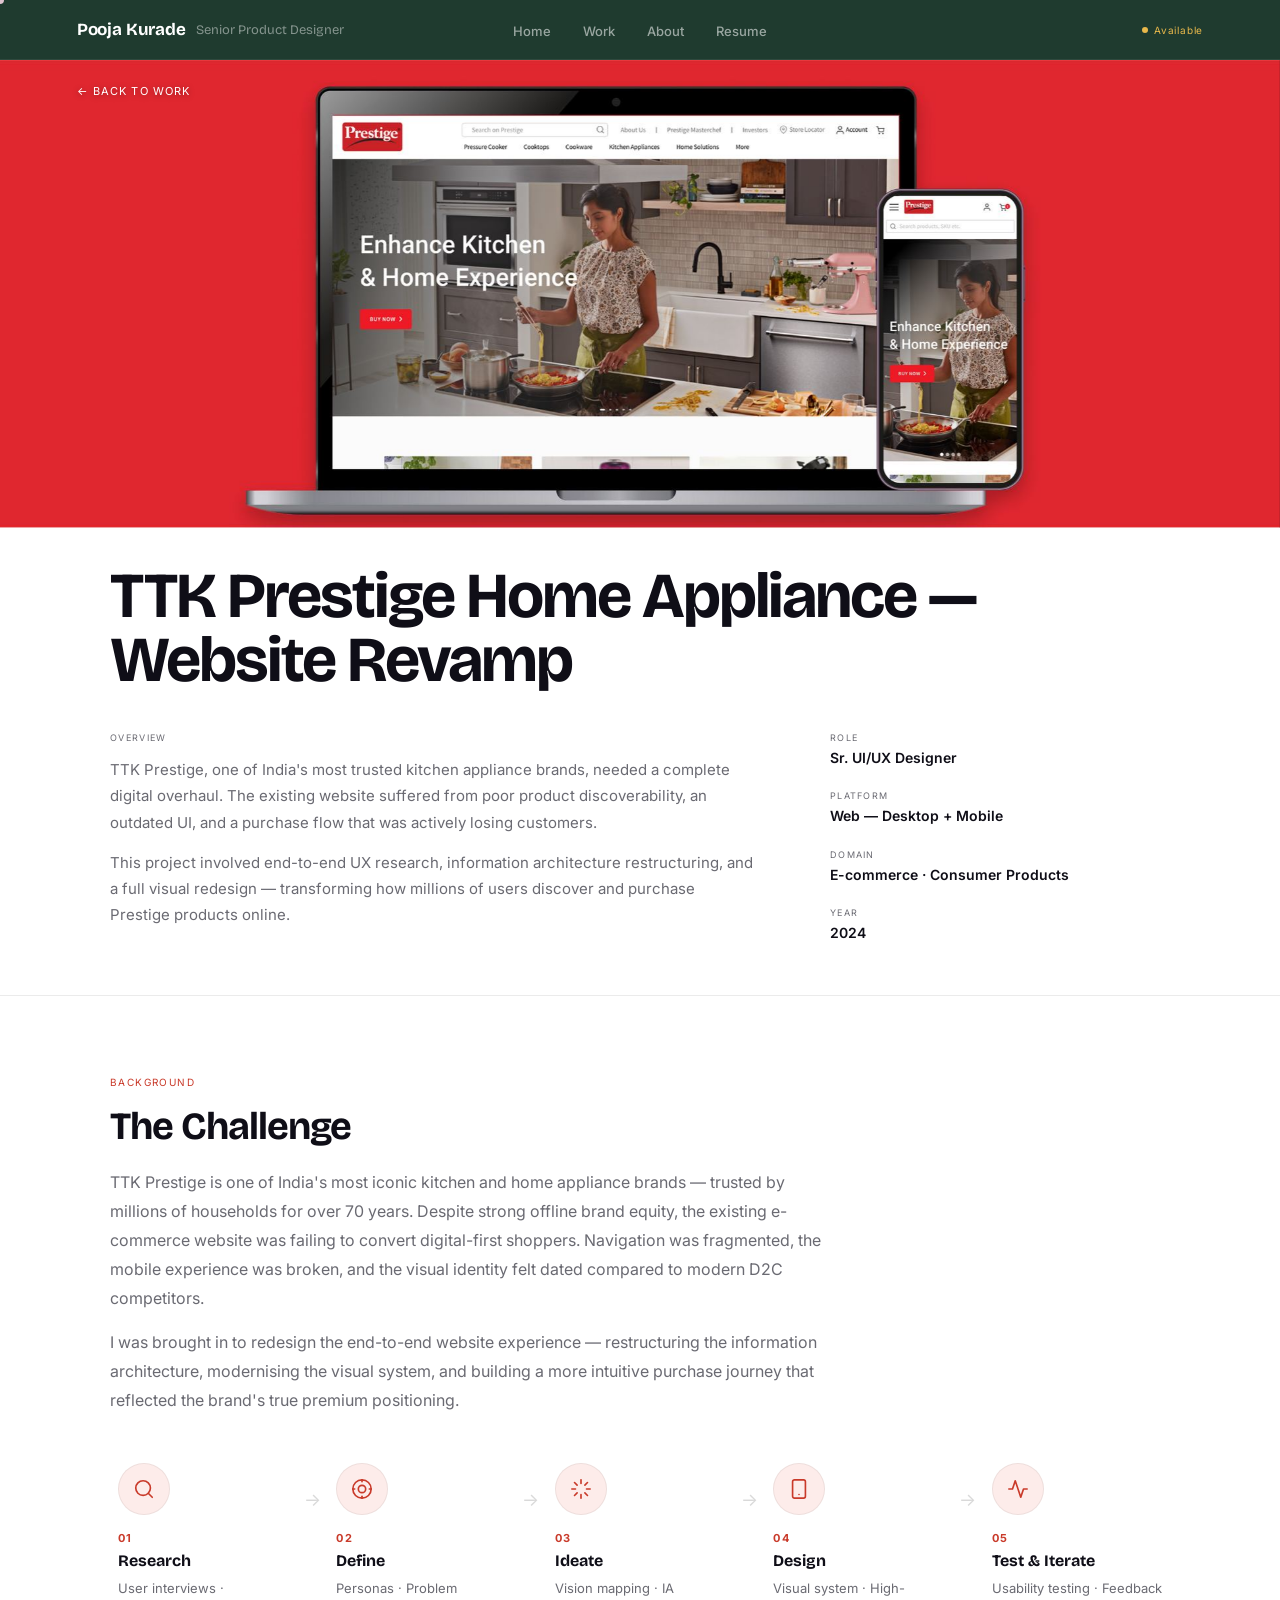
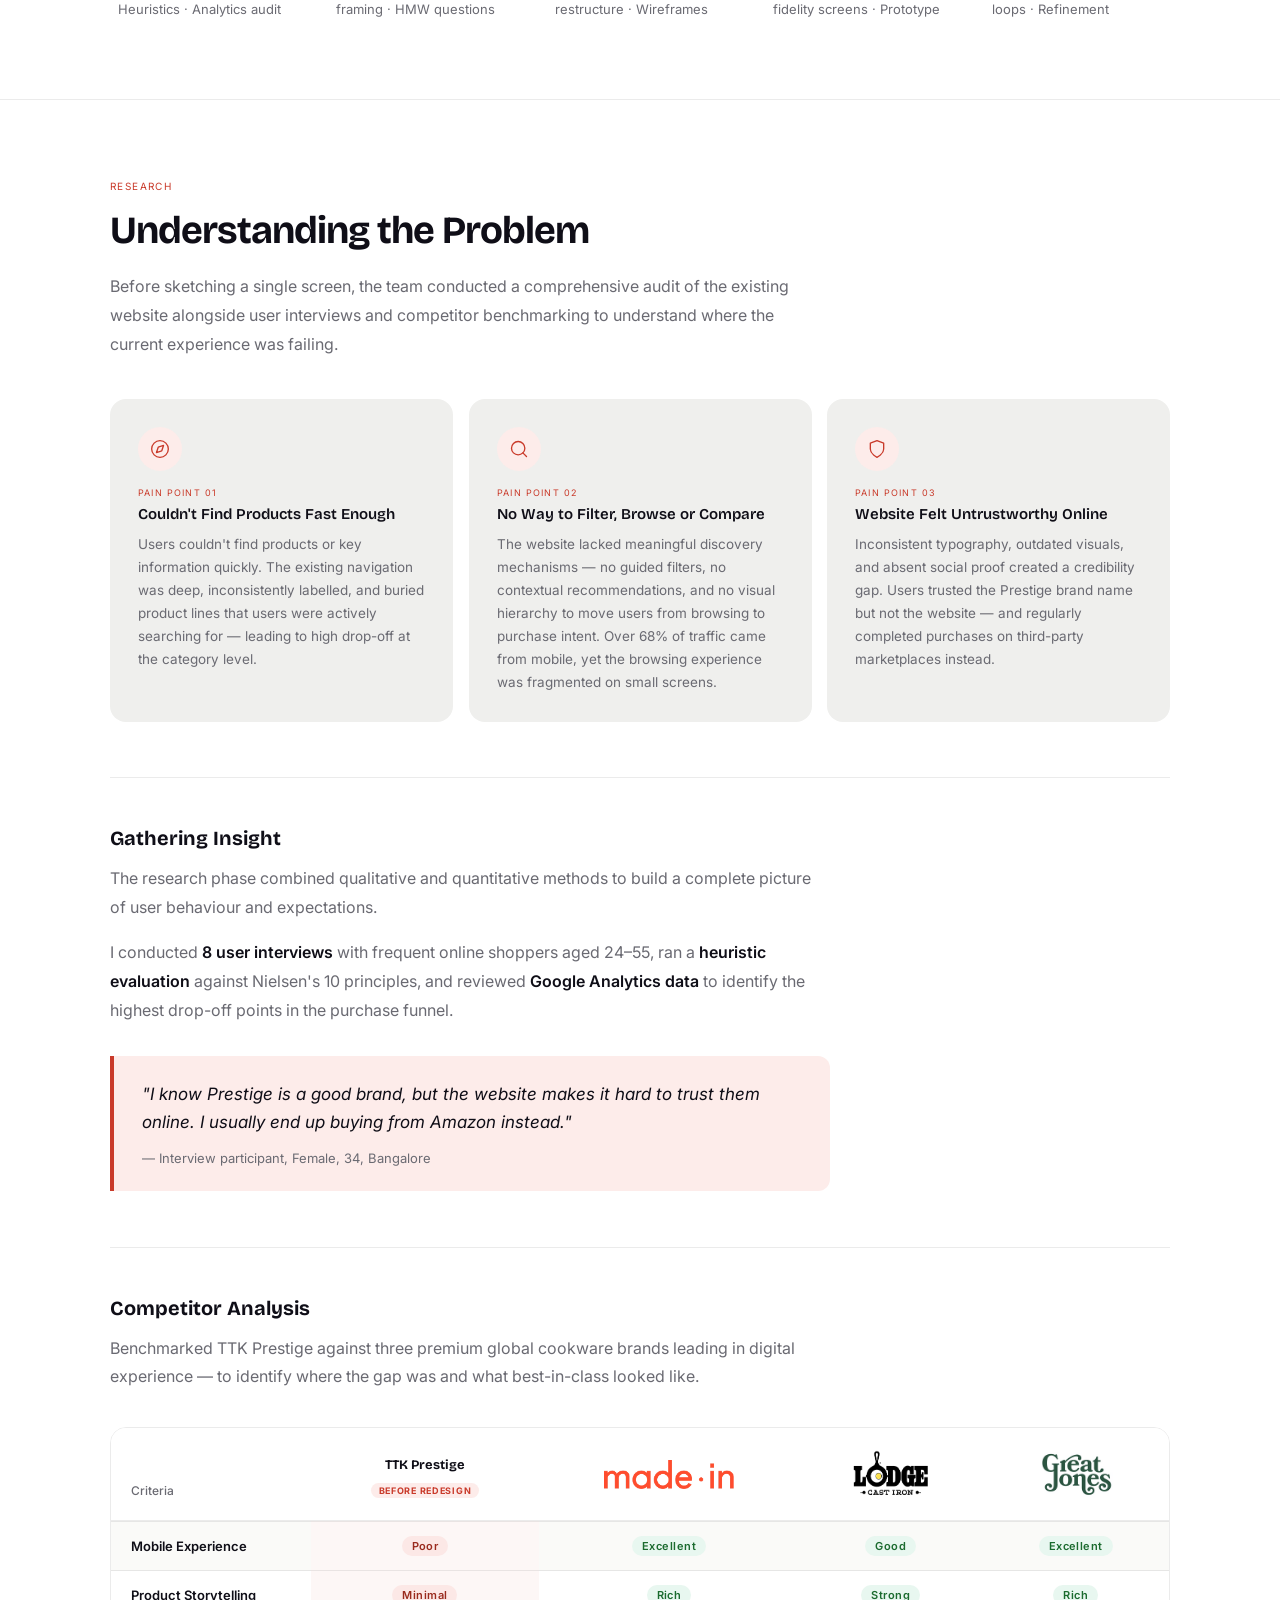
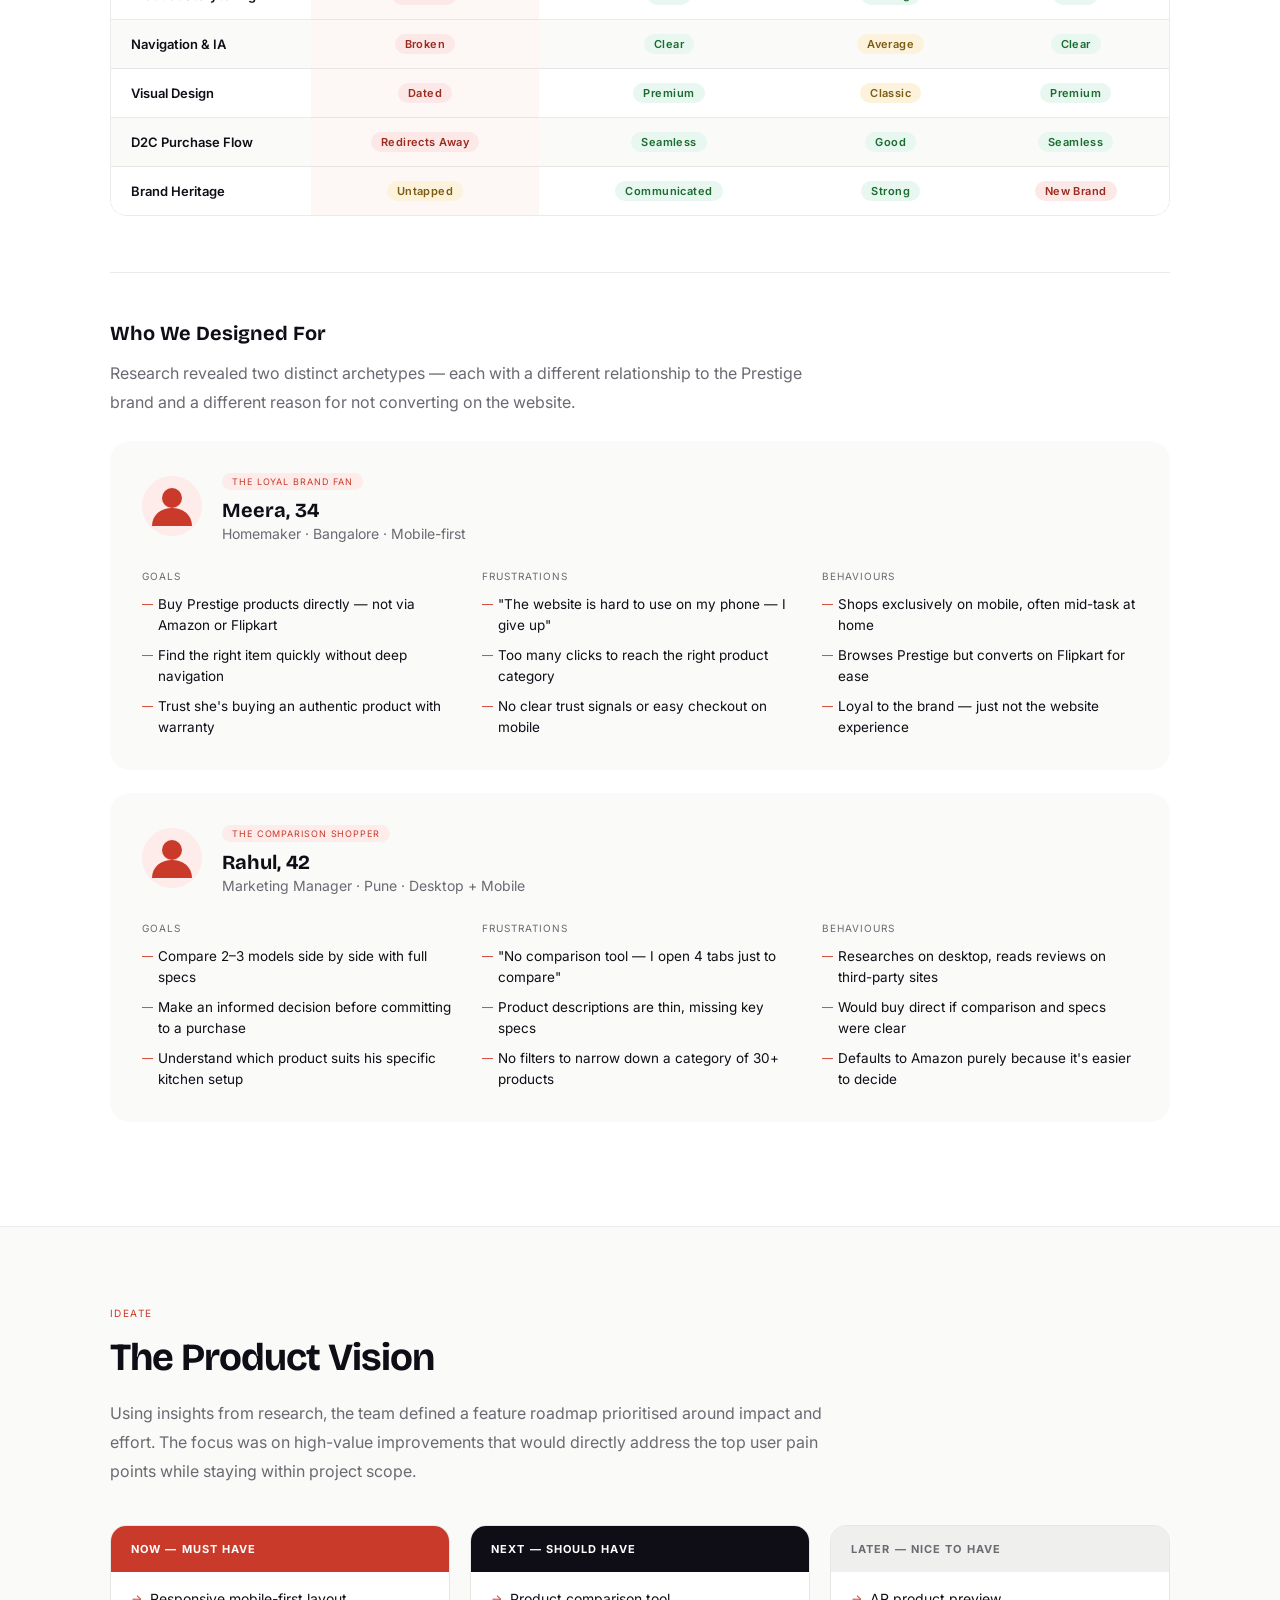
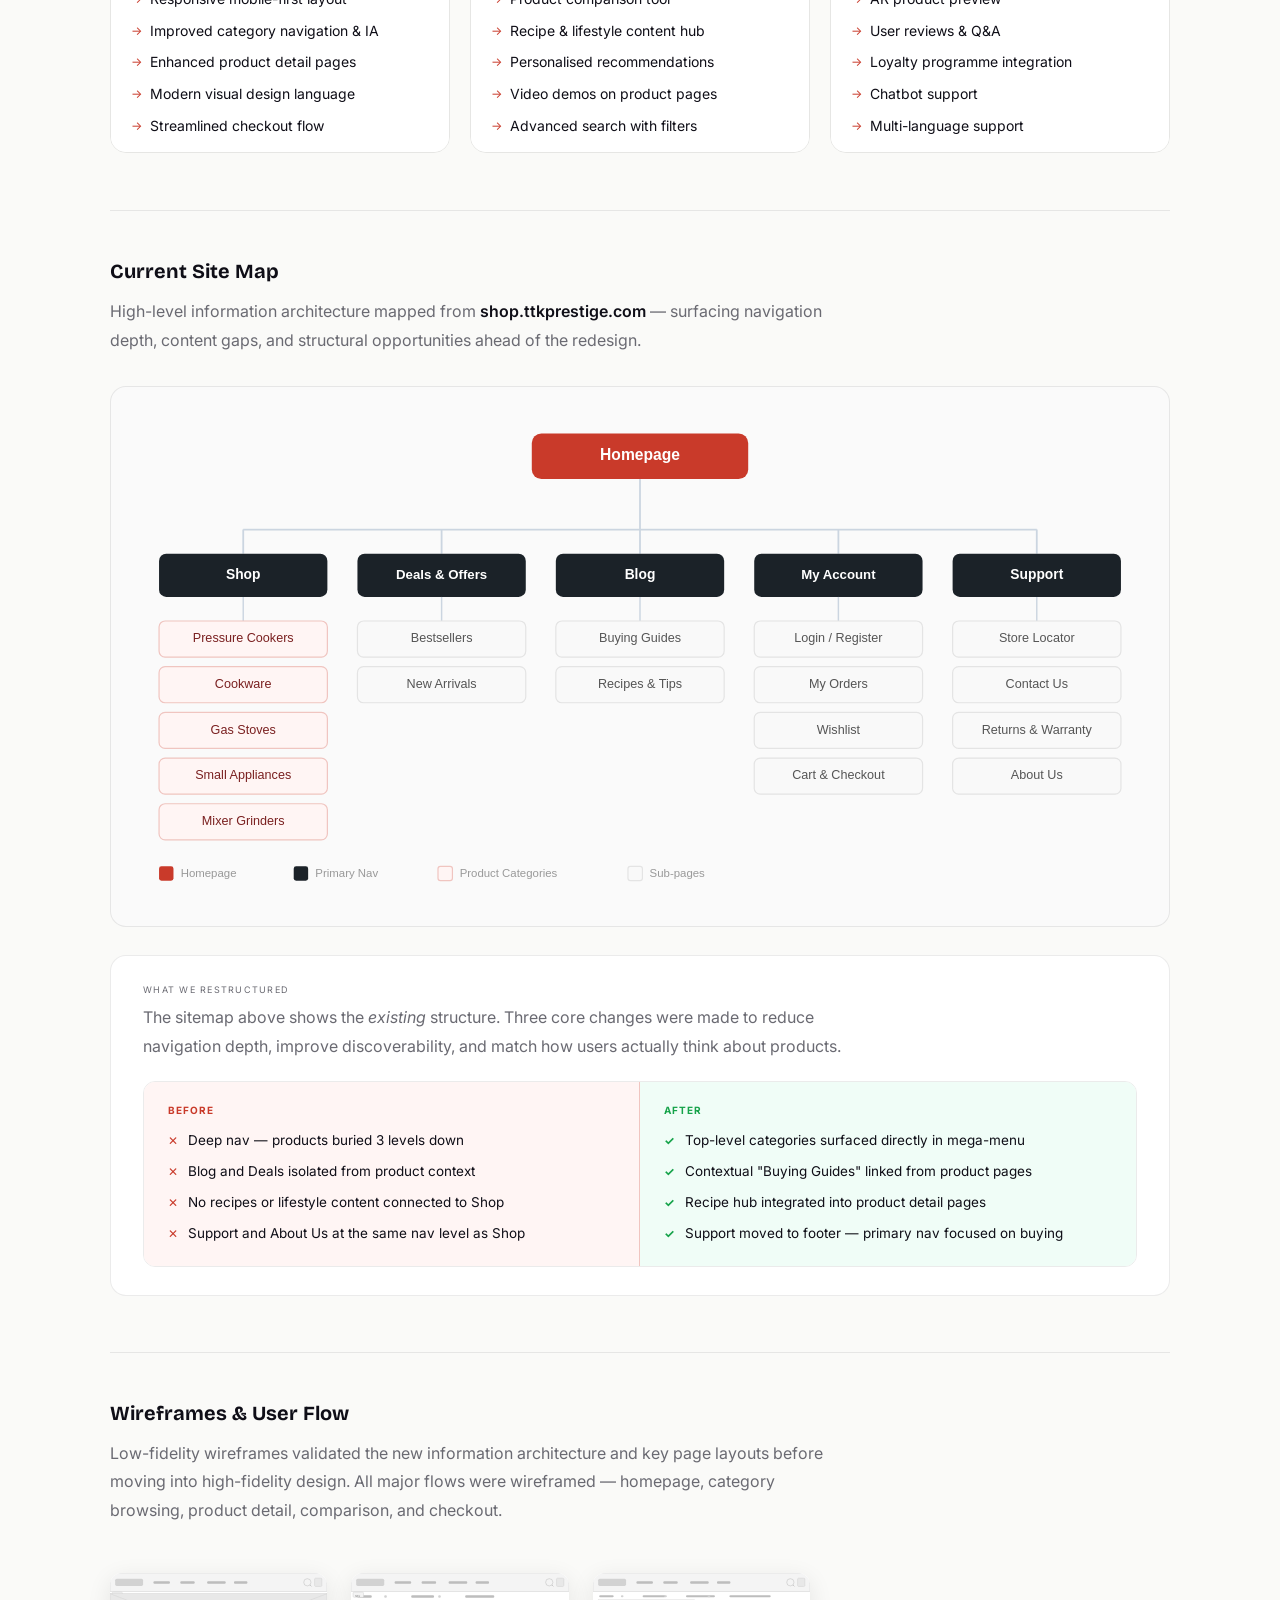
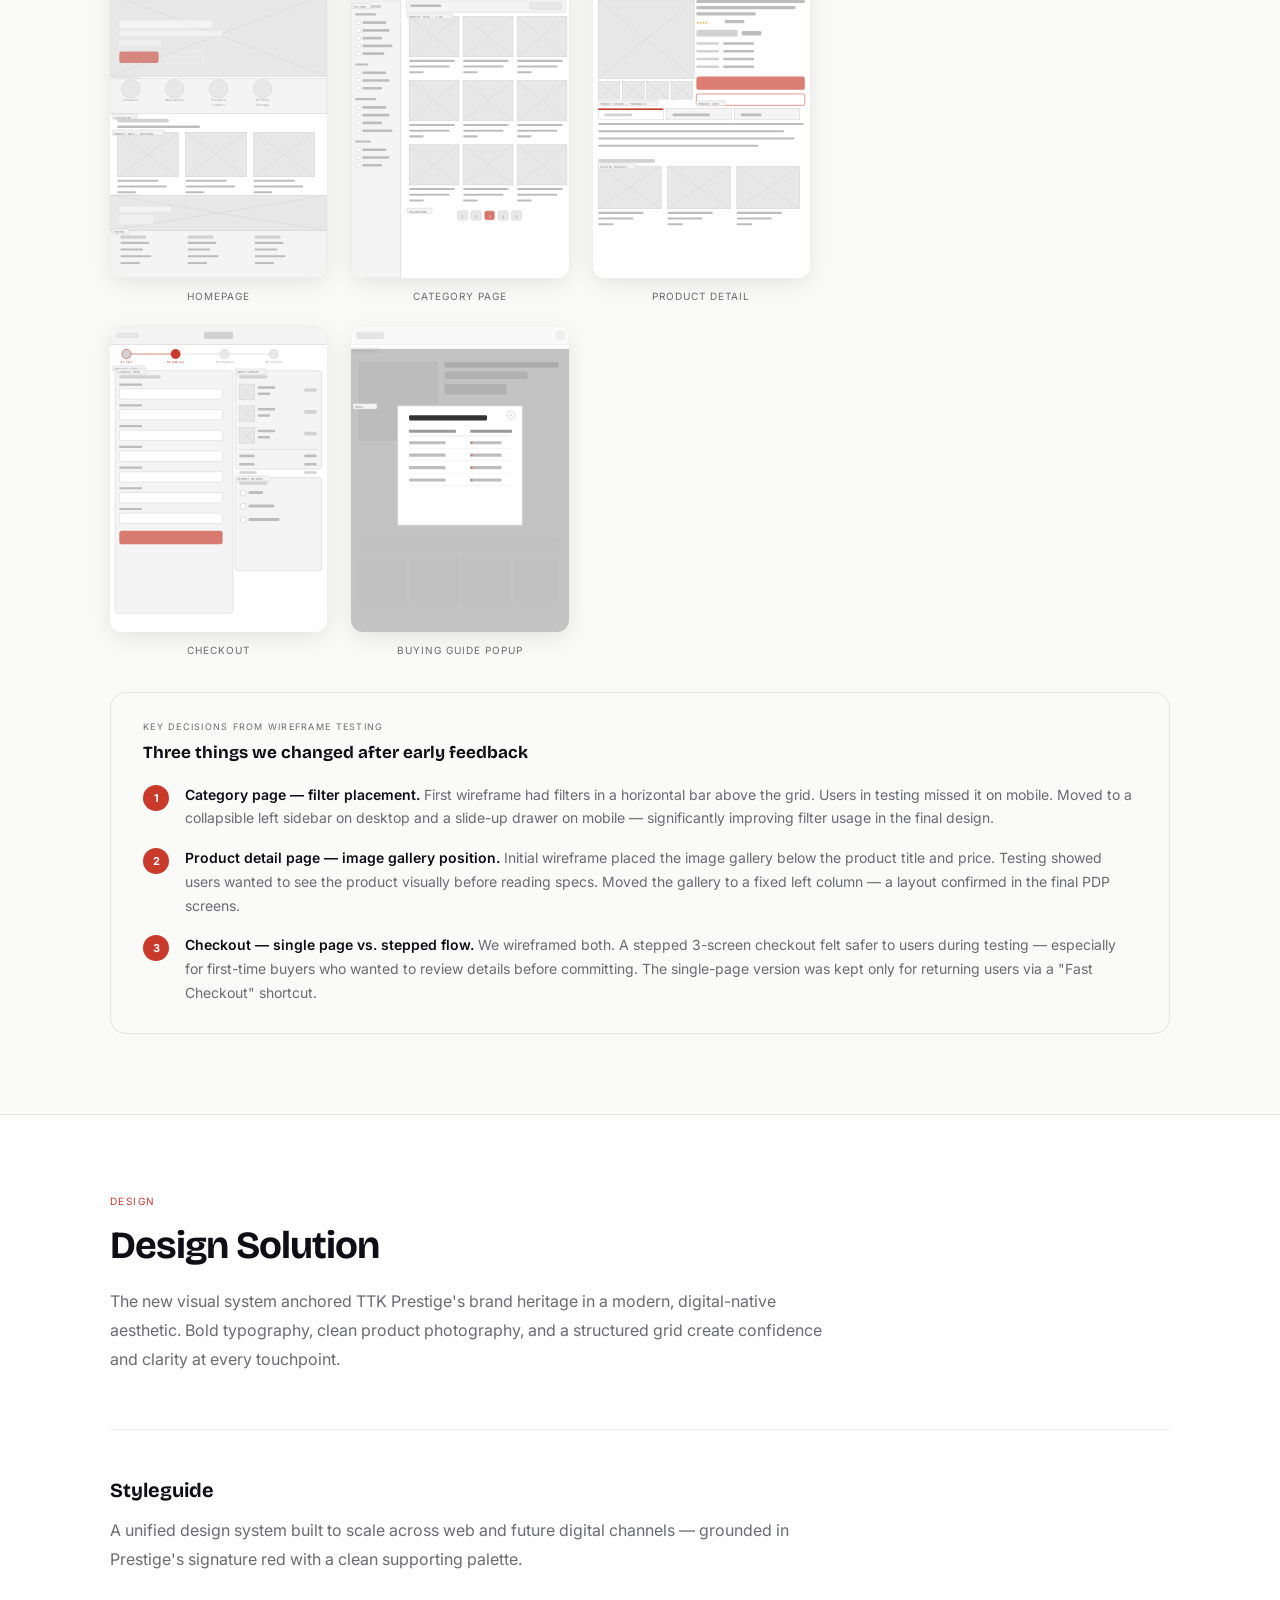
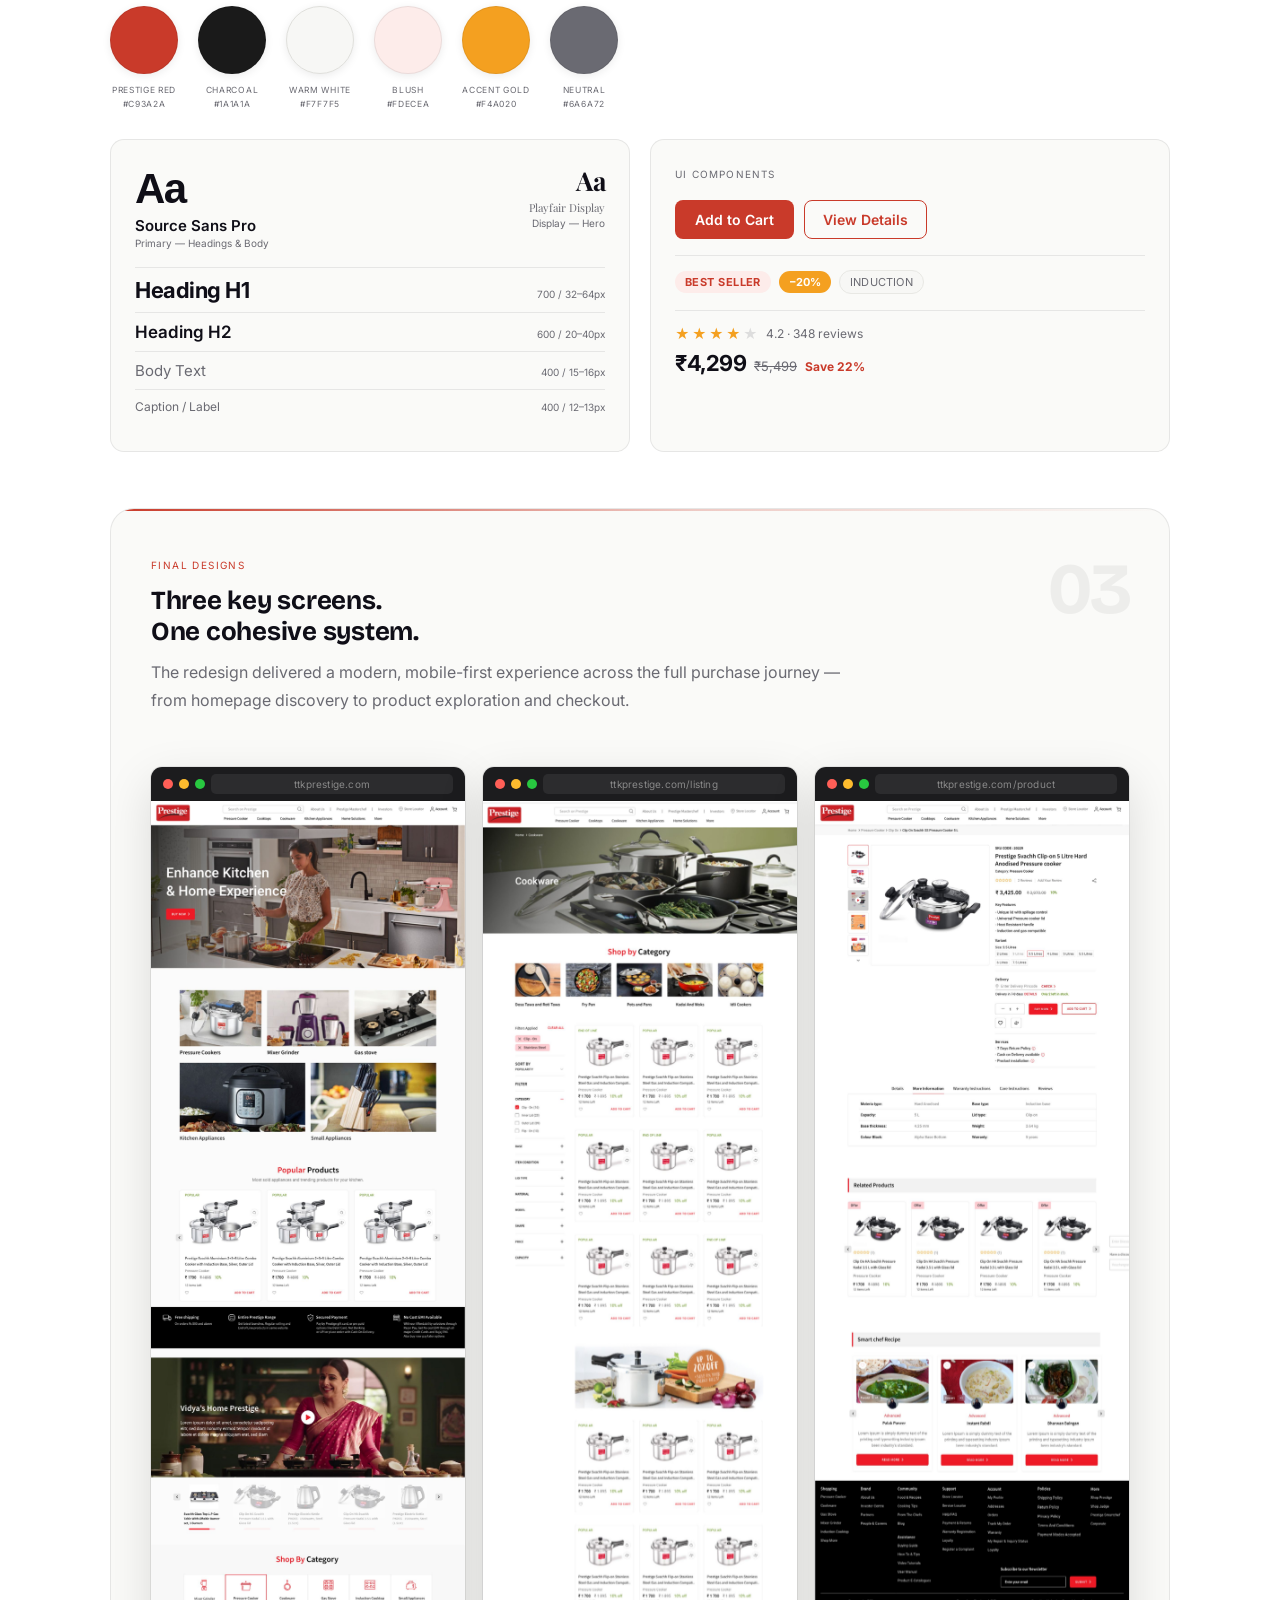
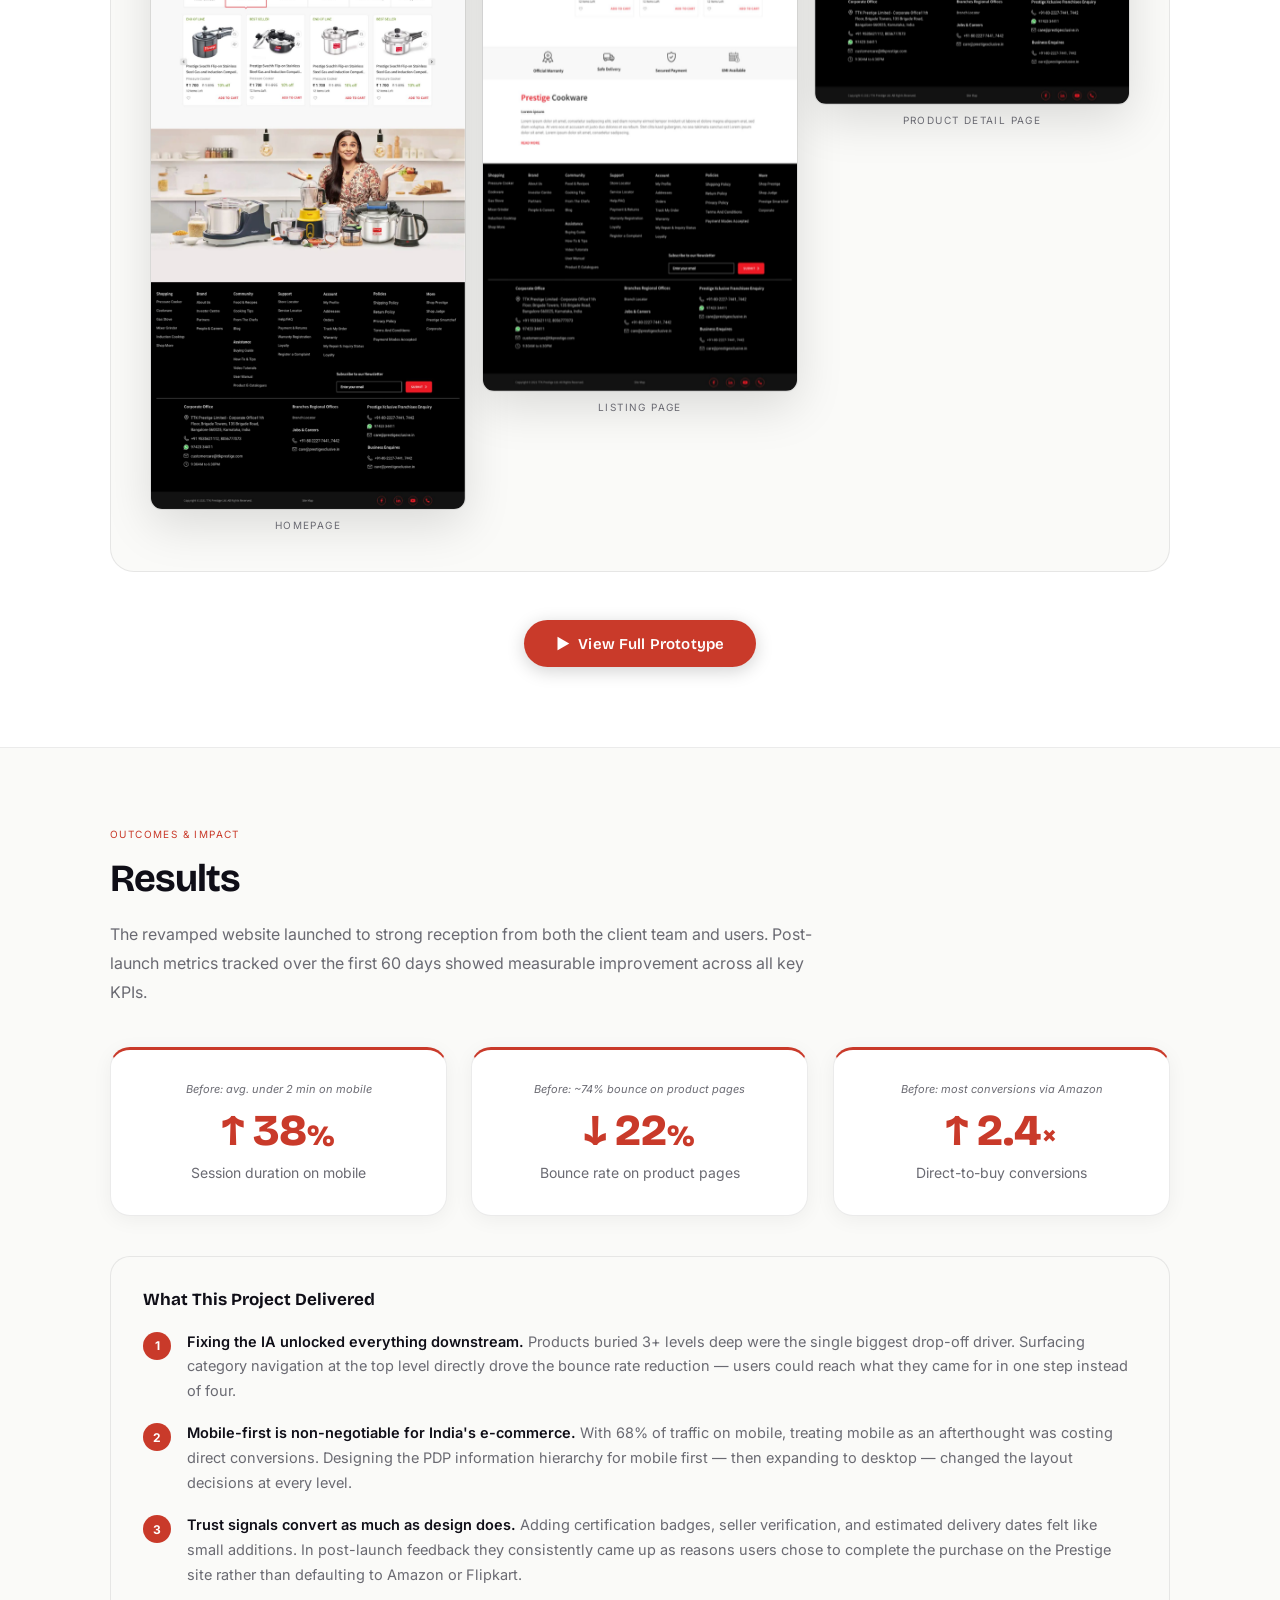
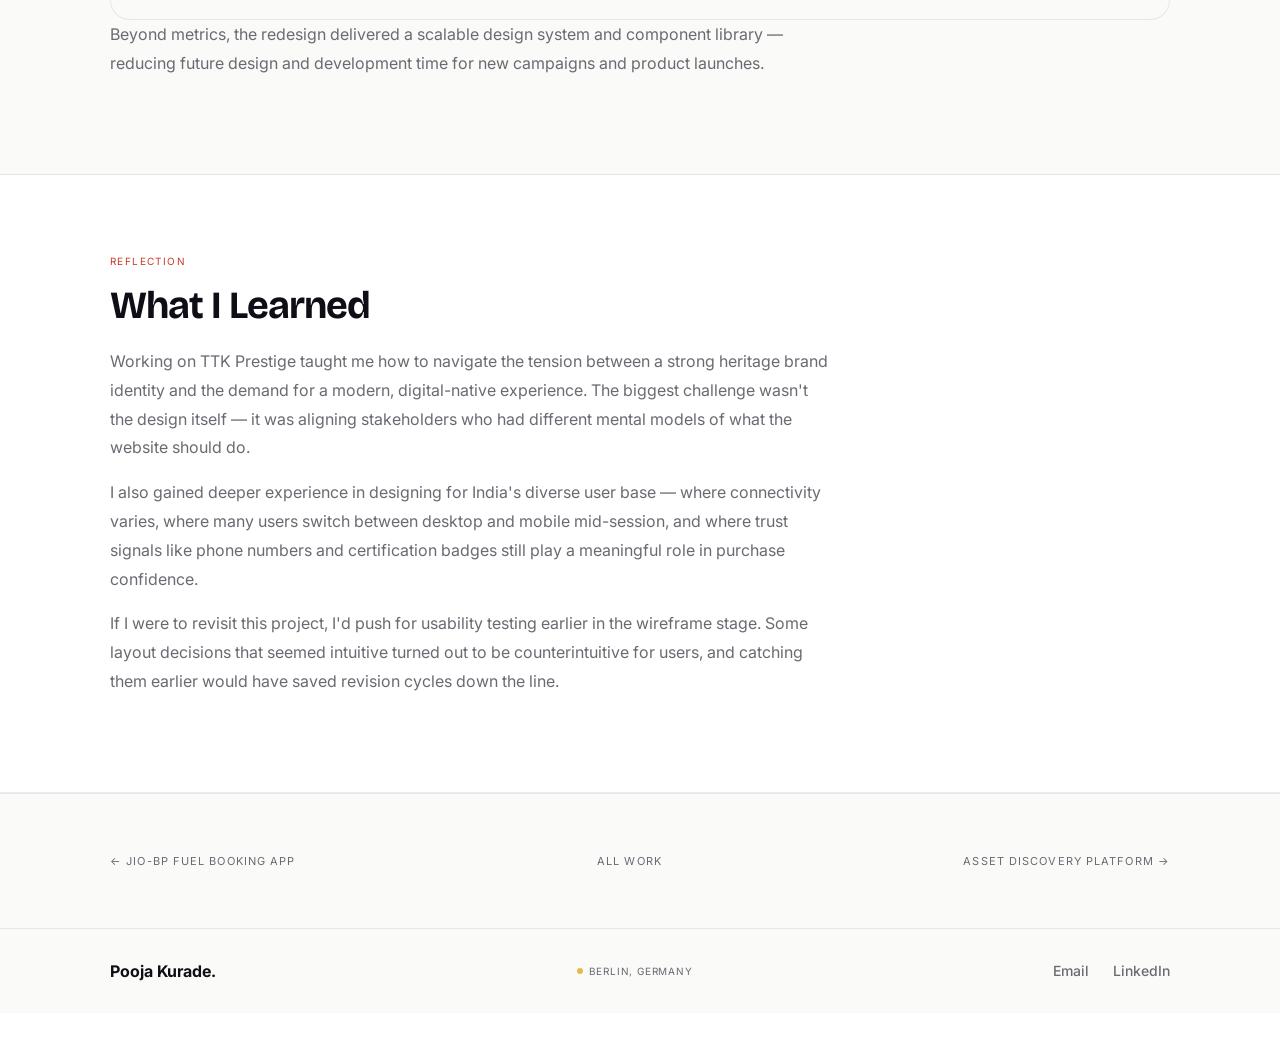
<file: pooja_kurade_casestudy_ttkprestige.html>
<!DOCTYPE html>
<html lang="en">
<head>
<meta charset="UTF-8">
<meta name="viewport" content="width=device-width, initial-scale=1.0">
<title>TTK Prestige Website Revamp — Pooja Kurade</title>
<link rel="icon" type="image/png" sizes="32x32" href="images/favicon-32.png">
<link rel="icon" type="image/png" sizes="16x16" href="images/favicon-16.png">
<link rel="apple-touch-icon" sizes="180x180" href="images/favicon-180.png">
<link rel="icon" href="images/favicon.ico">
<link rel="preconnect" href="https://fonts.googleapis.com">
<link rel="preconnect" href="https://fonts.gstatic.com" crossorigin>
<link href="https://fonts.googleapis.com/css2?family=Bricolage+Grotesque:opsz,wght@12..96,400;12..96,500;12..96,600;12..96,700;12..96,800&family=Inter:wght@400;500;600;700&family=Playfair+Display:wght@400;600;700&display=swap" rel="stylesheet">
<style>
/* ── TOKENS ── */
:root {
  --dark:     #0F0E17;
  --mid:      #6A6A72;
  --light:    #EFEFED;
  --cream:    #FAFAF8;
  --white:    #FFFFFF;
  --teal:     #C93A2A;
  --teal-dk:  #9A2B1E;
  --teal-l:   #FDECEA;
  --yellow:   #E8B84B;
  --yellow-l: #FDF3DC;
  --border:   rgba(0,0,0,0.08);
  --ff:       'Inter', system-ui, sans-serif;
  --ff-m:     'Inter', system-ui, sans-serif;
  --ff-display: 'Bricolage Grotesque', 'Inter', system-ui, sans-serif;
  --pad:      clamp(24px, 6vw, 96px);
  --max-w:    1060px;
  --ease:     cubic-bezier(0.4,0,0.2,1);
}

*, *::before, *::after { box-sizing: border-box; margin: 0; padding: 0 }
html { scroll-behavior: smooth }
body {
  font-family: var(--ff); background: #fff; color: var(--dark);
  cursor: none; overflow-x: hidden; -webkit-font-smoothing: antialiased;
}
a { text-decoration: none; color: inherit }
img { display: block; max-width: 100% }

/* ── CURSOR ── */
#cur {
  width: 8px; height: 8px; background: #fff; mix-blend-mode: difference;
  border-radius: 50%; position: fixed; top: 0; left: 0;
  pointer-events: none; z-index: 9999;
  transform: translate(-50%,-50%);
  transition: width .2s var(--ease), height .2s var(--ease);
  will-change: left, top;
}
#cur.big { width: 32px; height: 32px; background: transparent; border: 1.5px solid var(--teal); mix-blend-mode: normal }
@media(hover:none) { #cur { display: none } body { cursor: auto } }

/* ── NAV ── */
nav {
  position: fixed; top: 0; left: 0; right: 0; z-index: 100;
  display: flex; align-items: center; justify-content: space-between;
  padding: 0 var(--pad); height: 60px;
  background: rgba(13,43,30,.92); backdrop-filter: blur(14px); -webkit-backdrop-filter: blur(14px);
  border-bottom: 1px solid var(--border); transition: background .3s;
}
.nav-logo { font-size: 17px; font-weight: 700; letter-spacing: -.02em; color: #fff; }
.nav-links { display: flex; align-items: center; gap: 32px; list-style: none; }
.nav-links a { font-size: 13px; font-weight: 500; color: rgba(255,255,255,.55); transition: color .2s }
.nav-links a:hover { color: #fff }
.nav-avail {
  font-family: var(--ff-m); font-size: 10px; letter-spacing: .08em;
  color: var(--yellow); display: flex; align-items: center; gap: 6px;
}
.nav-dot {
  width: 6px; height: 6px; border-radius: 50%; background: var(--yellow);
  display: inline-block; animation: pulse 2.5s ease infinite; flex-shrink: 0;
}
@keyframes pulse { 0%,100%{opacity:1} 50%{opacity:.3} }
.nav-cv {
  display: inline-flex; align-items: center; gap: 6px;
  font-family: var(--ff); font-size: 13px; font-weight: 600;
  color: #fff; background: #0F6E56;
  padding: 8px 18px; border-radius: 999px;
  transition: background .2s, transform .15s; white-space: nowrap;
}
.nav-cv:hover { background: #0A5C44; transform: translateY(-1px) }

/* ── HERO ── */
.cs-hero { margin-top: 60px; }
.cs-hero-img {
  width: 100%; height: 52vh; max-height: 520px; min-height: 280px;
  overflow: hidden; background: #8B1A12;
}
.cs-hero-img img {
  width: 100%; height: 100%; object-fit: cover; object-position: center center;
  display: block;
}
.cs-hero-img .img-ph {
  width: 100%; height: 100%;
  background: linear-gradient(135deg, #7A1A12 0%, #C93A2A 55%, #E8503A 100%);
  display: flex; flex-direction: column; align-items: center; justify-content: center; gap: 10px;
}
.cs-hero-img .img-ph span { font-family: var(--ff-m); font-size: 11px; letter-spacing: .1em; text-transform: uppercase; color: rgba(255,255,255,.4); }
.cs-hero-head { background: #fff; padding: 36px var(--pad) 0; }
.cs-hero-content { max-width: var(--max-w); margin: 0 auto; }
.cs-back {
  display: inline-flex; align-items: center; gap: 6px;
  font-family: var(--ff-m); font-size: 11px; letter-spacing: .1em; text-transform: uppercase;
  color: rgba(15,14,23,.28); margin-bottom: 16px; transition: color .2s;
}
.cs-back:hover { color: var(--dark) }
.cs-hero-content h1 {
  font-size: clamp(32px, 5vw, 64px); font-weight: 700;
  color: var(--dark); letter-spacing: -2px; line-height: 1.0; margin: 0;
}
.cs-hero-cols { background: #fff; padding: 40px var(--pad) 52px; border-bottom: 1px solid var(--border); }
.cs-hero-cols-inner {
  max-width: var(--max-w); margin: 0 auto;
  display: grid; grid-template-columns: 1fr 340px; gap: 72px; align-items: start;
}
.cs-overview-lbl {
  font-family: var(--ff-m); font-size: 9px; letter-spacing: .15em;
  text-transform: uppercase; color: var(--mid); display: block; margin-bottom: 14px;
}
.cs-overview-body { font-size: 15px; color: var(--mid); line-height: 1.75; }
.cs-overview-body p + p { margin-top: 14px; }
.cs-hero-meta-col { display: flex; flex-direction: column; gap: 22px; }
.cs-hmeta-label {
  font-family: var(--ff-m); font-size: 9px; letter-spacing: .14em;
  text-transform: uppercase; color: var(--mid); display: block; margin-bottom: 5px;
}
.cs-hmeta-value { font-size: 14px; font-weight: 600; color: var(--dark); line-height: 1.45; }
@media(max-width: 680px) { .cs-hero-cols-inner { grid-template-columns: 1fr; gap: 36px; } }

/* ── SECTIONS ── */
.cs-section { padding: 80px var(--pad); border-bottom: 1px solid var(--border); }
.cs-section--alt { background: var(--cream); }
.cs-section-inner { max-width: var(--max-w); margin: 0 auto; }
.cs-section-label {
  font-family: var(--ff-m); font-size: 10px; letter-spacing: .14em;
  text-transform: uppercase; color: var(--mid); margin-bottom: 16px; display: block;
}
h2 {
  font-size: clamp(28px, 3vw, 40px); font-weight: 700; letter-spacing: -1px;
  color: var(--dark); line-height: 1.15; margin-top: 0; margin-bottom: 20px;
}
h3 { font-size: 20px; font-weight: 700; color: var(--dark); margin-bottom: 14px; margin-top: 0; }
.cs-section p { font-size: 16px; color: var(--mid); line-height: 1.8; max-width: 720px; margin-bottom: 16px; }
.cs-section p strong { color: var(--dark); font-weight: 600; }
.cs-subsection { margin-top: 56px; padding-top: 48px; border-top: 1px solid var(--border); }

/* ── PROCESS STEPS ── */
.proc-steps-wrap { margin-top: 48px; }
.proc-steps {
  display: grid;
  grid-template-columns: 1fr auto 1fr auto 1fr auto 1fr auto 1fr;
  align-items: start; gap: 0;
}
.proc-step { display: flex; flex-direction: column; align-items: flex-start; text-align: left; padding: 0 8px; }
.proc-icon {
  width: 52px; height: 52px; border-radius: 50%;
  background: var(--dark); color: #fff;
  display: flex; align-items: center; justify-content: center;
  margin-bottom: 16px; flex-shrink: 0; font-size: 20px;
  box-shadow: 0 4px 16px rgba(0,0,0,.18);
}
.proc-num { font-size: 11px; font-weight: 700; letter-spacing: 0.12em; color: var(--dark); font-family: var(--ff-m); margin-bottom: 6px; }
.proc-title { font-size: 16px; font-weight: 700; color: var(--dark); margin-bottom: 8px; }
.proc-desc { font-size: 13px; color: var(--mid); line-height: 1.6; }
.proc-arrow {
  display: flex; align-items: flex-start; padding-top: 26px;
  font-size: 18px; color: rgba(0,0,0,.15); justify-content: center; width: 32px; flex-shrink: 0;
}
@media(max-width: 720px) {
  .proc-steps { grid-template-columns: 1fr; gap: 24px; }
  .proc-arrow { display: none; }
}

/* ── INSIGHT CARDS ── */
.cs-insights-grid { display: grid; grid-template-columns: repeat(3, 1fr); gap: 16px; margin-top: 40px; }
.cs-insight-card {
  background: var(--light); border-radius: 16px; padding: 28px;
  display: flex; flex-direction: column; align-items: flex-start; gap: 16px;
}
.cs-insight-icon {
  width: 44px; height: 44px; border-radius: 11px;
  background: var(--light); display: flex; align-items: center; justify-content: center;
  flex-shrink: 0; color: var(--dark);
}
.cs-insight-icon svg { width: 20px; height: 20px; stroke: currentColor; fill: none; }
.cs-insight-num { font-family: var(--ff-m); font-size: 9px; letter-spacing: .13em; text-transform: uppercase; color: var(--dark); margin-bottom: 6px; }
.cs-insight-title { font-size: 15px; font-weight: 600; color: var(--dark); line-height: 1.4; margin-bottom: 8px; }
.cs-insight-desc { font-size: 13.5px; color: var(--mid); line-height: 1.7; }
@media(max-width:768px){ .cs-insights-grid { grid-template-columns: 1fr; } }

/* ── QUOTE ── */
.cs-quote {
  background: var(--teal-l); border-left: 4px solid var(--teal);
  border-radius: 0 12px 12px 0; padding: 24px 28px; margin: 32px 0 0; max-width: 720px;
}
.cs-quote p { font-size: 17px; font-style: italic; color: var(--dark); line-height: 1.65; margin: 0 0 10px; }
.cs-quote cite { font-size: 13px; color: var(--mid); font-style: normal; }

/* ── COMPETITOR TABLE ── */
.comp-table-wrap { overflow-x: auto; margin-top: 36px; border-radius: 16px; border: 1px solid var(--border); }
.comp-table { width: 100%; border-collapse: collapse; font-size: 13px; }
.comp-table thead tr { background: #fff; border-bottom: 2px solid var(--border); }
.comp-table th { padding: 22px 20px; text-align: center; vertical-align: bottom; }
.comp-table th:first-child { text-align: left; width: 200px; }
.comp-table td { padding: 14px 20px; border-bottom: 1px solid var(--border); vertical-align: middle; text-align: center; }
.comp-table td:first-child { text-align: left; }
.comp-table tr:last-child td { border-bottom: none; }
.comp-table tbody tr:nth-child(odd) td { background: var(--cream); }
.comp-table tbody tr:nth-child(even) td { background: #fff; }
.comp-criteria { font-size: 13px; font-weight: 600; color: var(--dark); line-height: 1.4; }
.comp-brand-head { display: flex; flex-direction: column; align-items: center; gap: 10px; }
.comp-logo { height: 48px; width: auto; max-width: 130px; object-fit: contain; }
.comp-brand-name { font-family: var(--ff-display); font-size: 14px; font-weight: 700; color: var(--dark); }
.comp-brand-tag {
  font-family: var(--ff-m); font-size: 9px; letter-spacing: .08em; text-transform: uppercase;
  background: var(--teal-l); color: var(--teal);
  padding: 2px 8px; border-radius: 20px;
}
.comp-badge {
  display: inline-block; padding: 3px 10px; border-radius: 100px;
  font-size: 11px; font-weight: 600; letter-spacing: .04em;
}
.comp-badge--yes { background: #E8F7F0; color: #1B6B2F; }
.comp-badge--no { background: #fce8e6; color: #9A2B1E; }
.comp-badge--part { background: var(--yellow-l); color: #7A5C14; }

/* ── VISION GRID ── */
.vision-grid { display: grid; grid-template-columns: repeat(3, 1fr); gap: 20px; margin-top: 40px; }
.vision-col { border-radius: 16px; border: 1px solid var(--border); overflow: hidden; }
.vision-col-head { padding: 16px 20px; font-family: var(--ff-m); font-size: 11px; letter-spacing: .1em; text-transform: uppercase; font-weight: 700; }
.vision-col-head--now { background: var(--teal); color: #fff; }
.vision-col-head--next { background: var(--dark); color: #fff; }
.vision-col-head--later { background: var(--light); color: var(--mid); }
.vision-col-body { padding: 16px 20px; display: flex; flex-direction: column; gap: 10px; background: #fff; }
.vision-item { font-size: 14px; color: var(--dark); line-height: 1.55; display: flex; align-items: flex-start; gap: 8px; }
.vision-item::before { content: '→'; color: var(--teal); font-size: 12px; flex-shrink: 0; margin-top: 2px; }
@media(max-width: 640px) { .vision-grid { grid-template-columns: 1fr; } }

/* ── IMAGE PLACEHOLDER ── */
.img-ph-wrap {
  width: 100%; border-radius: 12px;
  background: #FDF5F4; border: 2px dashed #F0BBB7;
  display: flex; flex-direction: column; align-items: center; justify-content: center;
  gap: 8px; padding: 40px 24px; text-align: center; margin-top: 32px;
}
.img-ph-icon { font-size: 28px; }
.img-ph-name { font-family: var(--ff-m); font-size: 10px; letter-spacing: .1em; text-transform: uppercase; color: var(--teal); }
.img-ph-note { font-size: 12px; color: var(--mid); }
.img-ph-wide { aspect-ratio: 16/7; }
.img-ph-screen { aspect-ratio: 4/3; }
.img-ph-tall { aspect-ratio: 3/5; }

/* ── FINAL DESIGNS ── */
.fd-dark {
  background: var(--cream);
  border: 1px solid var(--border);
  border-radius: 24px;
  padding: 44px 40px 40px;
  margin-top: 36px;
  position: relative;
  overflow: hidden;
}
/* Thin TTK red top accent */
.fd-dark::before {
  content: '';
  position: absolute;
  top: 0; left: 0; right: 0; height: 2px;
  background: linear-gradient(90deg, #C93A2A 0%, rgba(201,58,42,0.25) 55%, transparent 100%);
}
/* Inner header */
.fd-inner-head {
  display: flex;
  align-items: flex-start;
  justify-content: space-between;
  gap: 24px;
  margin-bottom: 36px;
  position: relative; z-index: 1;
}
.fd-tag {
  display: inline-block;
  font-family: var(--ff-m); font-size: 10px; letter-spacing: .14em; text-transform: uppercase;
  color: var(--teal); margin-bottom: 14px;
}
.fd-h { font-family: var(--ff-display); color: var(--dark); font-size: 26px; font-weight: 700; letter-spacing: -.01em; margin: 0 0 10px; line-height: 1.2; }
.fd-p { color: var(--mid); font-size: 14.5px; line-height: 1.7; margin: 0; max-width: 500px; }
.fd-deco-num {
  font-family: var(--ff-display); font-size: 72px; font-weight: 700;
  color: rgba(0,0,0,0.05); line-height: 1;
  flex-shrink: 0; user-select: none; letter-spacing: -2px;
}
/* 3-col equal grid — full pages */
.fd-grid {
  display: grid;
  grid-template-columns: repeat(3, 1fr);
  gap: 18px;
  align-items: start;
  position: relative; z-index: 1;
}
.fd-stack { display: contents; }
.fd-card { display: flex; flex-direction: column; gap: 10px; transition: transform .28s var(--ease); }
.fd-card:hover { transform: translateY(-5px); }
.fd-browser {
  border-radius: 11px;
  overflow: hidden;
  box-shadow: 0 16px 48px rgba(0,0,0,0.13), 0 0 0 1px rgba(0,0,0,0.07);
}
.fd-bar {
  background: #1C1C1E; height: 34px; display: flex; align-items: center;
  padding: 0 12px; gap: 6px; border-bottom: 1px solid rgba(0,0,0,0.12);
}
.fd-dot { width: 10px; height: 10px; border-radius: 50%; flex-shrink: 0; }
.fd-dot-r { background: #FF5F57; } .fd-dot-y { background: #FEBC2E; } .fd-dot-g { background: #28C840; }
.fd-url-bar {
  flex: 1; background: #2C2C2E; border-radius: 5px; height: 20px;
  display: flex; align-items: center; justify-content: center;
  font-size: 10px; color: #888; font-family: var(--ff-m); letter-spacing: .02em;
  overflow: hidden; white-space: nowrap; padding: 0 8px;
}
/* Full-page viewports — no animation, show complete design */
.fd-viewport-feat,
.fd-viewport      { overflow: hidden; height: auto; background: #fff; }
.fd-viewport-feat img,
.fd-viewport img  { width: 100%; display: block; }
.fd-label {
  font-size: 10px; color: var(--mid); text-align: center;
  font-family: var(--ff-m); letter-spacing: .14em; text-transform: uppercase;
}
@media(max-width:760px){
  .fd-grid { grid-template-columns: 1fr; }
  .fd-deco-num { font-size: 48px; }
}

/* ── SITEMAP ── */
.sitemap-wrap { background: #FAFAFA; border: 1px solid var(--border); border-radius: 16px; padding: 32px 24px; margin-top: 32px; overflow-x: auto; min-width: 0; }
.sitemap-wrap svg { min-width: 600px; }

/* ── WIREFRAME GRID ── */
.cs-wf-grid { display: grid; grid-template-columns: repeat(2, 1fr); gap: 24px; margin-top: 48px; max-width: 700px; }
.cs-wf-screen {
  display: flex; flex-direction: column; align-items: center; gap: 12px;
  opacity: 0; transform: translateY(28px);
  transition: opacity 0.5s var(--ease), transform 0.5s var(--ease);
}
.cs-wf-screen.in { opacity: 1; transform: none; }
.cs-wf-screen:nth-child(1) { transition-delay: 0s; }
.cs-wf-screen:nth-child(2) { transition-delay: 0.07s; }
.cs-wf-screen:nth-child(3) { transition-delay: 0.14s; }
.cs-wf-screen:nth-child(4) { transition-delay: 0.21s; }
.cs-wf-screen:nth-child(5) { transition-delay: 0.28s; }
.cs-wf-screen:nth-child(6) { transition-delay: 0.35s; }
.cs-wf-screen:nth-child(7) { transition-delay: 0.42s; }
.cs-wf-screen:nth-child(8) { transition-delay: 0.49s; }
.cs-wf-screen img { width: 100%; border-radius: 12px; box-shadow: 0 6px 24px rgba(0,0,0,0.09); }
.cs-wf-screen .img-ph-wrap { margin-top: 0; aspect-ratio: 3/4; padding: 20px; min-height: unset; }
.cs-wf-label { font-family: var(--ff-m); font-size: 10px; letter-spacing: .1em; text-transform: uppercase; color: var(--mid); text-align: center; }
@media(max-width: 700px) { .cs-wf-grid { grid-template-columns: repeat(2, 1fr); } }

/* ── STYLEGUIDE ── */
.sg-swatches { display: flex; gap: 20px; margin-top: 32px; flex-wrap: wrap; align-items: flex-start; }
.sg-swatch-item { display: flex; flex-direction: column; align-items: center; gap: 10px; }
.sg-swatch { width: 68px; height: 68px; border-radius: 50%; border: 1px solid rgba(0,0,0,.07); box-shadow: 0 2px 8px rgba(0,0,0,.08); }
.sg-swatch-label { font-family: var(--ff-m); font-size: 8.5px; letter-spacing: .08em; text-transform: uppercase; color: var(--mid); text-align: center; line-height: 1.6; }
.sg-type-grid { display: grid; grid-template-columns: 1fr 1fr; gap: 20px; margin-top: 28px; }
.sg-type-block { padding: 28px 24px; background: var(--cream); border-radius: 14px; border: 1px solid var(--border); }
.sg-type-spec { font-family: var(--ff-m); font-size: 10px; color: var(--mid); }
@media(max-width: 640px) { .sg-type-grid { grid-template-columns: 1fr; } }

/* ── DESIGN SCREENS GRID ── */
.design-screens { display: grid; grid-template-columns: 1fr 1fr; gap: 24px; margin-top: 40px; }
.design-screen-card { border-radius: 16px; overflow: hidden; box-shadow: 0 8px 32px rgba(0,0,0,.10); border: 1px solid var(--border); }
.design-screen-card img { width: 100%; display: block; }
.design-screen-card .img-ph-wrap { margin: 0; border-radius: 0; border: none; }
.design-screen-label { padding: 14px 20px; background: var(--cream); border-top: 1px solid var(--border); font-size: 13px; font-weight: 600; color: var(--dark); }
@media(max-width: 640px) { .design-screens { grid-template-columns: 1fr; } }

/* ── OUTCOMES ── */
.outcomes-grid { display: grid; grid-template-columns: repeat(3, 1fr); gap: 24px; margin: 40px 0; }
.outcome-card {
  background: #fff; border: 1px solid var(--border); border-radius: 20px;
  padding: 32px 28px; text-align: center; box-shadow: 0 4px 20px rgba(0,0,0,0.05);
  border-top: 3px solid var(--teal);
}
.outcome-metric { font-size: 44px; font-weight: 800; color: var(--teal); font-family: var(--ff-m); line-height: 1; }
.outcome-metric span { font-size: 28px; }
.outcome-label { margin-top: 10px; font-size: 14px; color: var(--mid); line-height: 1.4; }
@media(max-width: 640px) { .outcomes-grid { grid-template-columns: 1fr; } }

/* ── SCROLL MOCKUP ── */
.scroll-mockup {
  border-radius: 16px; overflow: hidden;
  box-shadow: 0 16px 56px rgba(0,0,0,0.18);
  background: #1A1A1A; margin-top: 40px;
}
.scroll-mockup-chrome {
  background: #2A2A2A; height: 40px;
  display: flex; align-items: center; padding: 0 14px; gap: 10px;
}
.scroll-mockup-dots { display: flex; gap: 6px; }
.scroll-mockup-dot { width: 10px; height: 10px; border-radius: 50%; }
.scroll-mockup-dot:nth-child(1) { background: #FF5F57; }
.scroll-mockup-dot:nth-child(2) { background: #FFBD2E; }
.scroll-mockup-dot:nth-child(3) { background: #28C840; }
.scroll-mockup-url {
  flex: 1; background: #3A3A3A; border-radius: 6px;
  height: 22px; display: flex; align-items: center;
  padding: 0 10px; font-family: var(--ff-m); font-size: 10px;
  color: rgba(255,255,255,.45); letter-spacing: .04em;
}
.scroll-mockup-viewport {
  height: 420px; overflow: hidden; position: relative;
  background: #fff;
}
.scroll-mockup-viewport img {
  width: 100%; display: block;
  animation: page-scroll 10s cubic-bezier(0.4,0,0.2,1) infinite alternate;
  transform-origin: top center;
}
.scroll-mockup-viewport .img-ph-wrap {
  margin: 0; border-radius: 0; border: none; height: 420px; background: var(--cream);
  animation: none;
}
@keyframes page-scroll {
  0%, 10%   { transform: translateY(0); }
  90%, 100% { transform: translateY(calc(-100% + 420px)); }
}

/* ── CASE STUDY NAV ── */
.cs-case-nav { padding: 60px var(--pad); background: var(--cream); border-top: 1px solid var(--border); }
.cs-case-nav-inner {
  max-width: var(--max-w); margin: 0 auto;
  display: flex; align-items: center; justify-content: space-between; gap: 20px;
}
.cs-case-nav a {
  font-family: var(--ff-m); font-size: 11px; letter-spacing: .1em; text-transform: uppercase;
  color: var(--mid); transition: color .2s; display: flex; align-items: center; gap: 8px;
}
.cs-case-nav a:hover { color: var(--dark); }

/* ── SCROLLING BROWSER MOCKUP ── */
.scroll-mockup-wrap { max-width: 900px; margin: 48px auto 0; }
.scroll-browser {
  border-radius: 12px; overflow: hidden;
  box-shadow: 0 32px 80px rgba(0,0,0,0.22), 0 0 0 1px rgba(0,0,0,0.07);
}
.scroll-browser-bar {
  background: #1C1C1E; height: 40px;
  display: flex; align-items: center; padding: 0 16px; gap: 8px; flex-shrink: 0;
}
.sb-dot { width: 11px; height: 11px; border-radius: 50%; flex-shrink: 0; }
.sb-dot:nth-child(1) { background: #FF5F57; }
.sb-dot:nth-child(2) { background: #FEBC2E; }
.sb-dot:nth-child(3) { background: #28C840; }
.sb-url {
  margin-left: 12px; background: #2C2C2E; border-radius: 6px;
  height: 24px; width: 280px; display: flex; align-items: center;
  padding: 0 12px;
  font-family: var(--ff-m); font-size: 11px; color: rgba(255,255,255,.38);
}
.scroll-viewport {
  height: 440px; overflow: hidden; background: #f5f5f4; position: relative;
}
.scroll-page {
  width: 100%; display: block;
  animation: pg-scroll 12s ease-in-out 1.5s infinite alternate;
}
@keyframes pg-scroll {
  0%, 8%   { transform: translateY(0); }
  92%,100% { transform: translateY(calc(-100% + 440px)); }
}
.scroll-page-ph {
  width: 100%; background: #f5f5f4;
  display: flex; flex-direction: column; align-items: center; justify-content: flex-start;
}

/* ── SCROLL REVEAL ── */
.rv { opacity: 0; transform: translateY(24px);
  transition: opacity .55s var(--ease), transform .55s var(--ease); }
.rv.visible { opacity: 1; transform: none; transition: opacity .6s var(--ease), transform .6s var(--ease); }

/* ── PERSONA CARDS ── */
.persona-card {
  background: var(--cream); border-radius: 20px; padding: 32px; margin: 24px 0;
}
.persona-header {
  display: flex; align-items: center; gap: 20px; margin-bottom: 28px;
}
.persona-avatar { flex-shrink: 0; }
.persona-tag-inline {
  font-family: var(--ff-m); font-size: 9px; letter-spacing: .1em; text-transform: uppercase;
  background: var(--teal-l); color: var(--teal);
  padding: 3px 10px; border-radius: 20px; display: inline-block; margin-bottom: 8px;
}
.persona-name { font-size: 20px; font-weight: 700; color: var(--dark); }
.persona-role { font-size: 14px; color: var(--mid); margin-top: 3px; }
.persona-body {
  display: grid; grid-template-columns: repeat(3, 1fr); gap: 24px;
}
.persona-col-title {
  font-family: var(--ff-m); font-size: 10px; letter-spacing: .1em;
  text-transform: uppercase; color: var(--mid); margin-bottom: 12px;
}
.persona-list {
  list-style: none; padding: 0; margin: 0; display: flex; flex-direction: column; gap: 9px;
}
.persona-list li {
  font-size: 13.5px; color: var(--dark); line-height: 1.55;
  padding-left: 16px; position: relative;
}
.persona-list li::before {
  content: '—'; position: absolute; left: 0; color: var(--teal); font-size: 11px; top: 2px;
}
@media(max-width: 700px) { .persona-body { grid-template-columns: 1fr; } }

/* ── IA CHANGE CALLOUT ── */
.ia-change {
  background: #fff; border: 1px solid var(--border);
  border-radius: 16px; padding: 28px 32px; margin-top: 28px;
}
.ia-change-label {
  font-family: var(--ff-m); font-size: 9px; letter-spacing: .14em;
  text-transform: uppercase; color: var(--mid); margin-bottom: 8px; display: block;
}
.ia-change-intro {
  font-size: 14px; color: var(--mid); line-height: 1.65; max-width: 640px; margin-bottom: 0;
}
.ia-change-grid {
  display: grid; grid-template-columns: 1fr 1fr; gap: 0;
  margin-top: 20px; border: 1px solid var(--border);
  border-radius: 12px; overflow: hidden;
}
.ia-change-col { padding: 22px 24px; }
.ia-change-col--before { background: #FFF5F4; border-right: 1px solid #F0C5C0; }
.ia-change-col--after  { background: #F0FDF7; }
.ia-change-col h4 {
  font-family: var(--ff-m); font-size: 10px; font-weight: 700;
  letter-spacing: .1em; text-transform: uppercase; margin-bottom: 14px;
}
.ia-change-col--before h4 { color: #C93A2A; }
.ia-change-col--after  h4 { color: #16A34A; }
.ia-change-item {
  display: flex; align-items: flex-start; gap: 10px;
  font-size: 13.5px; color: var(--dark); line-height: 1.55; margin-bottom: 10px;
}
.ia-change-item:last-child { margin-bottom: 0; }
.ia-change-item::before { flex-shrink: 0; margin-top: 2px; font-size: 12px; font-weight: 700; }
.ia-change-col--before .ia-change-item::before { content: '✕'; color: #C93A2A; }
.ia-change-col--after  .ia-change-item::before { content: '✓'; color: #16A34A; }
@media(max-width: 640px) { .ia-change-grid { grid-template-columns: 1fr; } }
.ia-change-col--before.mobile-bottom { border-right: none; border-bottom: 1px solid var(--border); }

/* ── WIREFRAME ANNOTATION ── */
.wf-annotation {
  background: var(--cream); border: 1px solid var(--border);
  border-radius: 16px; padding: 28px 32px; margin-top: 36px;
}
.wf-annotation-label {
  font-family: var(--ff-m); font-size: 9px; letter-spacing: .14em;
  text-transform: uppercase; color: var(--mid); margin-bottom: 10px; display: block;
}
.wf-annotation-title { font-family: var(--ff-display); font-size: 17px; font-weight: 700; color: var(--dark); margin-bottom: 20px; }
.wf-callouts { display: flex; flex-direction: column; gap: 16px; }
.wf-callout { display: flex; gap: 16px; align-items: flex-start; }
.wf-callout-num {
  width: 26px; height: 26px; border-radius: 50%;
  background: var(--teal); color: #fff;
  font-size: 11px; font-weight: 700; font-family: var(--ff-m);
  display: flex; align-items: center; justify-content: center; flex-shrink: 0; margin-top: 2px;
}
.wf-callout-text { font-size: 14px; color: var(--mid); line-height: 1.7; }
.wf-callout-text strong { color: var(--dark); font-weight: 600; }

/* ── OUTCOME BEFORE CONTEXT ── */
.outcome-before {
  font-size: 11px; color: var(--mid); font-style: italic;
  display: block; margin-bottom: 12px; line-height: 1.4;
}
</style>
<!-- Shared component system — overrides in-file stale declarations -->
<link rel="stylesheet" href="shared.css">
<link rel="stylesheet" href="interactions.css">
</head>
<body>

<div id="cur"></div>

<!-- ── MOBILE OVERLAY ── -->
<div id="mob">
  <button class="mob-x" id="mobX">✕</button>
  <a href="index.html" onclick="cM()">Home</a>
  <a href="index.html#work" onclick="cM()">Work</a>
  <a href="about.html" onclick="cM()">About</a>
</div>

<!-- ── NAV ── -->
<nav id="nav">
  <a href="index.html" class="nav-logo">Pooja Kurade <span class="nav-role">Senior Product Designer</span></a>
  <ul class="nav-links">
    <li><a href="index.html">Home</a></li>
    <li><a href="index.html#work">Work</a></li>
    <li><a href="about.html">About</a></li>
    <li><a href="Pooja_Kurade_Resume.pdf" target="_blank" rel="noopener">Resume</a></li>
  </ul>
  <div class="nav-right">
    <span class="nav-avail"><span class="nav-dot"></span>Available</span>
    <button class="hamburger" id="ham" aria-label="Menu"><span></span><span></span></button>
  </div>
</nav>

<!-- ── HERO ── -->
<div class="cs-hero">

  <!-- Banner image -->
  <div class="cs-hero-img">
    <a href="index.html#work" class="cs-back">← Back to Work</a>
    <img src="images/ttk-hero-banner.jpg" alt="TTK Prestige Website Revamp">
  </div>

  <div class="cs-hero-head">
    <div class="cs-hero-content">
      <h1>TTK Prestige Home Appliance —<br>Website Revamp</h1>
    </div>
  </div>

  <div class="cs-hero-cols">
    <div class="cs-hero-cols-inner">
      <div>
        <span class="cs-overview-lbl">Overview</span>
        <div class="cs-overview-body">
          <p>TTK Prestige, one of India's most trusted kitchen appliance brands, needed a complete digital overhaul. The existing website suffered from poor product discoverability, an outdated UI, and a purchase flow that was actively losing customers.</p>
          <p>This project involved end-to-end UX research, information architecture restructuring, and a full visual redesign — transforming how millions of users discover and purchase Prestige products online.</p>
        </div>
      </div>
      <div class="cs-hero-meta-col">
        <div>
          <span class="cs-hmeta-label">Role</span>
          <div class="cs-hmeta-value">Sr. UI/UX Designer</div>
        </div>
        <div>
          <span class="cs-hmeta-label">Platform</span>
          <div class="cs-hmeta-value">Web — Desktop + Mobile</div>
        </div>
        <div>
          <span class="cs-hmeta-label">Domain</span>
          <div class="cs-hmeta-value">E-commerce · Consumer Products</div>
        </div>
        <div>
          <span class="cs-hmeta-label">Year</span>
          <div class="cs-hmeta-value">2024</div>
        </div>
      </div>
    </div>
  </div>
</div>

<!-- ── BACKGROUND ── -->
<section class="cs-section rv" id="background">
  <div class="cs-section-inner">
    <span class="cs-section-label">Background</span>
    <h2>The Challenge</h2>
    <p>TTK Prestige is one of India's most iconic kitchen and home appliance brands — trusted by millions of households for over 70 years. Despite strong offline brand equity, the existing e-commerce website was failing to convert digital-first shoppers. Navigation was fragmented, the mobile experience was broken, and the visual identity felt dated compared to modern D2C competitors.</p>
    <p>I was brought in to redesign the end-to-end website experience — restructuring the information architecture, modernising the visual system, and building a more intuitive purchase journey that reflected the brand's true premium positioning.</p>

    <!-- My Design Process -->
    <div class="proc-steps-wrap">
      <div class="proc-steps rv">
        <div class="proc-step">
          <div class="proc-icon"><svg viewBox="0 0 24 24" width="22" height="22" stroke="currentColor" stroke-width="1.8" fill="none" stroke-linecap="round" stroke-linejoin="round"><circle cx="11" cy="11" r="8"/><line x1="21" y1="21" x2="16.65" y2="16.65"/></svg></div>
          <div class="proc-num">01</div>
          <div class="proc-title">Research</div>
          <div class="proc-desc">User interviews · Heuristics · Analytics audit</div>
        </div>
        <div class="proc-arrow">→</div>
        <div class="proc-step">
          <div class="proc-icon"><svg viewBox="0 0 24 24" width="22" height="22" stroke="currentColor" stroke-width="1.8" fill="none" stroke-linecap="round" stroke-linejoin="round"><circle cx="12" cy="12" r="10"/><circle cx="12" cy="12" r="4"/><line x1="12" y1="2" x2="12" y2="4"/><line x1="12" y1="20" x2="12" y2="22"/><line x1="2" y1="12" x2="4" y2="12"/><line x1="20" y1="12" x2="22" y2="12"/></svg></div>
          <div class="proc-num">02</div>
          <div class="proc-title">Define</div>
          <div class="proc-desc">Personas · Problem framing · HMW questions</div>
        </div>
        <div class="proc-arrow">→</div>
        <div class="proc-step">
          <div class="proc-icon"><svg viewBox="0 0 24 24" width="22" height="22" stroke="currentColor" stroke-width="1.8" fill="none" stroke-linecap="round" stroke-linejoin="round"><line x1="12" y1="2" x2="12" y2="6"/><path d="M12 22v-4M4.93 4.93l2.83 2.83M16.24 16.24l2.83 2.83M2 12h4M18 12h4M4.93 19.07l2.83-2.83M16.24 7.76l2.83-2.83"/></svg></div>
          <div class="proc-num">03</div>
          <div class="proc-title">Ideate</div>
          <div class="proc-desc">Vision mapping · IA restructure · Wireframes</div>
        </div>
        <div class="proc-arrow">→</div>
        <div class="proc-step">
          <div class="proc-icon"><svg viewBox="0 0 24 24" width="22" height="22" stroke="currentColor" stroke-width="1.8" fill="none" stroke-linecap="round" stroke-linejoin="round"><rect x="5" y="2" width="14" height="20" rx="2" ry="2"/><line x1="12" y1="18" x2="12.01" y2="18"/></svg></div>
          <div class="proc-num">04</div>
          <div class="proc-title">Design</div>
          <div class="proc-desc">Visual system · High-fidelity screens · Prototype</div>
        </div>
        <div class="proc-arrow">→</div>
        <div class="proc-step">
          <div class="proc-icon"><svg viewBox="0 0 24 24" width="22" height="22" stroke="currentColor" stroke-width="1.8" fill="none" stroke-linecap="round" stroke-linejoin="round"><polyline points="22 12 18 12 15 21 9 3 6 12 2 12"/></svg></div>
          <div class="proc-num">05</div>
          <div class="proc-title">Test &amp; Iterate</div>
          <div class="proc-desc">Usability testing · Feedback loops · Refinement</div>
        </div>
      </div>
    </div>
  </div>
</section>

<!-- ── RESEARCH ── -->
<section class="cs-section rv" id="research">
  <div class="cs-section-inner">
    <span class="cs-section-label">Research</span>
    <h2>Understanding the Problem</h2>
    <p>Before sketching a single screen, the team conducted a comprehensive audit of the existing website alongside user interviews and competitor benchmarking to understand where the current experience was failing.</p>

    <div class="cs-insights-grid">
      <div class="cs-insight-card">
        <div class="cs-insight-icon"><svg viewBox="0 0 24 24" width="22" height="22" stroke="currentColor" stroke-width="1.6" fill="none" stroke-linecap="round" stroke-linejoin="round"><circle cx="12" cy="12" r="10"/><polygon points="16.24 7.76 14.12 14.12 7.76 16.24 9.88 9.88 16.24 7.76"/></svg></div>
        <div>
          <div class="cs-insight-num">Pain Point 01</div>
          <div class="cs-insight-title">Couldn't Find Products Fast Enough</div>
          <div class="cs-insight-desc">Users couldn't find products or key information quickly. The existing navigation was deep, inconsistently labelled, and buried product lines that users were actively searching for — leading to high drop-off at the category level.</div>
        </div>
      </div>
      <div class="cs-insight-card">
        <div class="cs-insight-icon"><svg viewBox="0 0 24 24" width="22" height="22" stroke="currentColor" stroke-width="1.6" fill="none" stroke-linecap="round" stroke-linejoin="round"><circle cx="11" cy="11" r="8"/><line x1="21" y1="21" x2="16.65" y2="16.65"/></svg></div>
        <div>
          <div class="cs-insight-num">Pain Point 02</div>
          <div class="cs-insight-title">No Way to Filter, Browse or Compare</div>
          <div class="cs-insight-desc">The website lacked meaningful discovery mechanisms — no guided filters, no contextual recommendations, and no visual hierarchy to move users from browsing to purchase intent. Over 68% of traffic came from mobile, yet the browsing experience was fragmented on small screens.</div>
        </div>
      </div>
      <div class="cs-insight-card">
        <div class="cs-insight-icon"><svg viewBox="0 0 24 24" width="22" height="22" stroke="currentColor" stroke-width="1.6" fill="none" stroke-linecap="round" stroke-linejoin="round"><path d="M12 22s8-4 8-10V5l-8-3-8 3v7c0 6 8 10 8 10z"/></svg></div>
        <div>
          <div class="cs-insight-num">Pain Point 03</div>
          <div class="cs-insight-title">Website Felt Untrustworthy Online</div>
          <div class="cs-insight-desc">Inconsistent typography, outdated visuals, and absent social proof created a credibility gap. Users trusted the Prestige brand name but not the website — and regularly completed purchases on third-party marketplaces instead.</div>
        </div>
      </div>
    </div>

    <!-- Gathering Insight -->
    <div class="cs-subsection">
      <h3>Gathering Insight</h3>
      <p>The research phase combined qualitative and quantitative methods to build a complete picture of user behaviour and expectations.</p>
      <p>I conducted <strong>8 user interviews</strong> with frequent online shoppers aged 24–55, ran a <strong>heuristic evaluation</strong> against Nielsen's 10 principles, and reviewed <strong>Google Analytics data</strong> to identify the highest drop-off points in the purchase funnel.</p>

      <div class="cs-quote">
        <p>"I know Prestige is a good brand, but the website makes it hard to trust them online. I usually end up buying from Amazon instead."</p>
        <cite>— Interview participant, Female, 34, Bangalore</cite>
      </div>
    </div>

    <!-- Competitor Analysis -->
    <div class="cs-subsection">
      <h3>Competitor Analysis</h3>
      <p>Benchmarked TTK Prestige against three premium global cookware brands leading in digital experience — to identify where the gap was and what best-in-class looked like.</p>
      <div class="comp-table-wrap rv">
        <table class="comp-table">
          <thead>
            <tr>
              <th style="text-align:left; width:200px; color:var(--mid); font-weight:500; font-size:12px;">Criteria</th>
              <th>
                <div class="comp-brand-head">
                  <div class="comp-brand-name" style="font-size:13px;">TTK Prestige</div>
                  <span class="comp-brand-tag">Before Redesign</span>
                </div>
              </th>
              <th>
                <div class="comp-brand-head">
                  <img src="images/madein.png" alt="Made In" class="comp-logo">
                </div>
              </th>
              <th>
                <div class="comp-brand-head">
                  <img src="images/lodge.png" alt="Lodge Cast Iron" class="comp-logo">
                </div>
              </th>
              <th>
                <div class="comp-brand-head">
                  <img src="images/great-jones.png" alt="Great Jones" class="comp-logo">
                </div>
              </th>
            </tr>
          </thead>
          <tbody>
            <tr>
              <td><span class="comp-criteria">Mobile Experience</span></td>
              <td style="background:rgba(201,58,42,0.04);"><span class="comp-badge comp-badge--no">Poor</span></td>
              <td><span class="comp-badge comp-badge--yes">Excellent</span></td>
              <td><span class="comp-badge comp-badge--yes">Good</span></td>
              <td><span class="comp-badge comp-badge--yes">Excellent</span></td>
            </tr>
            <tr>
              <td><span class="comp-criteria">Product Storytelling</span></td>
              <td style="background:rgba(201,58,42,0.04);"><span class="comp-badge comp-badge--no">Minimal</span></td>
              <td><span class="comp-badge comp-badge--yes">Rich</span></td>
              <td><span class="comp-badge comp-badge--yes">Strong</span></td>
              <td><span class="comp-badge comp-badge--yes">Rich</span></td>
            </tr>
            <tr>
              <td><span class="comp-criteria">Navigation & IA</span></td>
              <td style="background:rgba(201,58,42,0.04);"><span class="comp-badge comp-badge--no">Broken</span></td>
              <td><span class="comp-badge comp-badge--yes">Clear</span></td>
              <td><span class="comp-badge comp-badge--part">Average</span></td>
              <td><span class="comp-badge comp-badge--yes">Clear</span></td>
            </tr>
            <tr>
              <td><span class="comp-criteria">Visual Design</span></td>
              <td style="background:rgba(201,58,42,0.04);"><span class="comp-badge comp-badge--no">Dated</span></td>
              <td><span class="comp-badge comp-badge--yes">Premium</span></td>
              <td><span class="comp-badge comp-badge--part">Classic</span></td>
              <td><span class="comp-badge comp-badge--yes">Premium</span></td>
            </tr>
            <tr>
              <td><span class="comp-criteria">D2C Purchase Flow</span></td>
              <td style="background:rgba(201,58,42,0.04);"><span class="comp-badge comp-badge--no">Redirects Away</span></td>
              <td><span class="comp-badge comp-badge--yes">Seamless</span></td>
              <td><span class="comp-badge comp-badge--yes">Good</span></td>
              <td><span class="comp-badge comp-badge--yes">Seamless</span></td>
            </tr>
            <tr>
              <td><span class="comp-criteria">Brand Heritage</span></td>
              <td style="background:rgba(201,58,42,0.04);"><span class="comp-badge comp-badge--part">Untapped</span></td>
              <td><span class="comp-badge comp-badge--yes">Communicated</span></td>
              <td><span class="comp-badge comp-badge--yes">Strong</span></td>
              <td><span class="comp-badge comp-badge--no">New Brand</span></td>
            </tr>
          </tbody>
        </table>
      </div>
    </div>

    <!-- User Perspective -->
    <div class="cs-subsection">
      <h3>Who We Designed For</h3>
      <p>Research revealed two distinct archetypes — each with a different relationship to the Prestige brand and a different reason for not converting on the website.</p>

      <!-- Persona 1 -->
      <div class="persona-card rv">
        <div class="persona-header">
          <div class="persona-avatar">
            <svg viewBox="0 0 60 60" width="60" height="60" fill="none">
              <circle cx="30" cy="30" r="30" fill="var(--teal-l)"/>
              <circle cx="30" cy="22" r="10" fill="var(--teal)"/>
              <path d="M10 50c0-11.046 8.954-18 20-18s20 6.954 20 18" fill="var(--teal)"/>
            </svg>
          </div>
          <div class="persona-identity">
            <span class="persona-tag-inline">The Loyal Brand Fan</span>
            <div class="persona-name">Meera, 34</div>
            <div class="persona-role">Homemaker · Bangalore · Mobile-first</div>
          </div>
        </div>
        <div class="persona-body">
          <div class="persona-col">
            <div class="persona-col-title">Goals</div>
            <ul class="persona-list">
              <li>Buy Prestige products directly — not via Amazon or Flipkart</li>
              <li>Find the right item quickly without deep navigation</li>
              <li>Trust she's buying an authentic product with warranty</li>
            </ul>
          </div>
          <div class="persona-col">
            <div class="persona-col-title">Frustrations</div>
            <ul class="persona-list">
              <li>"The website is hard to use on my phone — I give up"</li>
              <li>Too many clicks to reach the right product category</li>
              <li>No clear trust signals or easy checkout on mobile</li>
            </ul>
          </div>
          <div class="persona-col">
            <div class="persona-col-title">Behaviours</div>
            <ul class="persona-list">
              <li>Shops exclusively on mobile, often mid-task at home</li>
              <li>Browses Prestige but converts on Flipkart for ease</li>
              <li>Loyal to the brand — just not the website experience</li>
            </ul>
          </div>
        </div>
      </div>

      <!-- Persona 2 -->
      <div class="persona-card rv">
        <div class="persona-header">
          <div class="persona-avatar">
            <svg viewBox="0 0 60 60" width="60" height="60" fill="none">
              <circle cx="30" cy="30" r="30" fill="var(--teal-l)"/>
              <circle cx="30" cy="22" r="10" fill="var(--teal)"/>
              <path d="M10 50c0-11.046 8.954-18 20-18s20 6.954 20 18" fill="var(--teal)"/>
            </svg>
          </div>
          <div class="persona-identity">
            <span class="persona-tag-inline">The Comparison Shopper</span>
            <div class="persona-name">Rahul, 42</div>
            <div class="persona-role">Marketing Manager · Pune · Desktop + Mobile</div>
          </div>
        </div>
        <div class="persona-body">
          <div class="persona-col">
            <div class="persona-col-title">Goals</div>
            <ul class="persona-list">
              <li>Compare 2–3 models side by side with full specs</li>
              <li>Make an informed decision before committing to a purchase</li>
              <li>Understand which product suits his specific kitchen setup</li>
            </ul>
          </div>
          <div class="persona-col">
            <div class="persona-col-title">Frustrations</div>
            <ul class="persona-list">
              <li>"No comparison tool — I open 4 tabs just to compare"</li>
              <li>Product descriptions are thin, missing key specs</li>
              <li>No filters to narrow down a category of 30+ products</li>
            </ul>
          </div>
          <div class="persona-col">
            <div class="persona-col-title">Behaviours</div>
            <ul class="persona-list">
              <li>Researches on desktop, reads reviews on third-party sites</li>
              <li>Would buy direct if comparison and specs were clear</li>
              <li>Defaults to Amazon purely because it's easier to decide</li>
            </ul>
          </div>
        </div>
      </div>

    </div>
  </div>
</section>

<!-- ── IDEATE ── -->
<section class="cs-section cs-section--alt rv" id="ideate">
  <div class="cs-section-inner">
    <span class="cs-section-label">Ideate</span>
    <h2>The Product Vision</h2>
    <p>Using insights from research, the team defined a feature roadmap prioritised around impact and effort. The focus was on high-value improvements that would directly address the top user pain points while staying within project scope.</p>

    <div class="vision-grid">
      <div class="vision-col">
        <div class="vision-col-head vision-col-head--now">Now — Must Have</div>
        <div class="vision-col-body">
          <div class="vision-item">Responsive mobile-first layout</div>
          <div class="vision-item">Improved category navigation &amp; IA</div>
          <div class="vision-item">Enhanced product detail pages</div>
          <div class="vision-item">Modern visual design language</div>
          <div class="vision-item">Streamlined checkout flow</div>
        </div>
      </div>
      <div class="vision-col">
        <div class="vision-col-head vision-col-head--next">Next — Should Have</div>
        <div class="vision-col-body">
          <div class="vision-item">Product comparison tool</div>
          <div class="vision-item">Recipe &amp; lifestyle content hub</div>
          <div class="vision-item">Personalised recommendations</div>
          <div class="vision-item">Video demos on product pages</div>
          <div class="vision-item">Advanced search with filters</div>
        </div>
      </div>
      <div class="vision-col">
        <div class="vision-col-head vision-col-head--later">Later — Nice to Have</div>
        <div class="vision-col-body">
          <div class="vision-item">AR product preview</div>
          <div class="vision-item">User reviews &amp; Q&amp;A</div>
          <div class="vision-item">Loyalty programme integration</div>
          <div class="vision-item">Chatbot support</div>
          <div class="vision-item">Multi-language support</div>
        </div>
      </div>
    </div>

    <!-- Site Map -->
    <div class="cs-subsection">
      <h3>Current Site Map</h3>
      <p>High-level information architecture mapped from <strong>shop.ttkprestige.com</strong> — surfacing navigation depth, content gaps, and structural opportunities ahead of the redesign.</p>
      <div class="sitemap-wrap">
        <svg viewBox="0 0 840 395" xmlns="http://www.w3.org/2000/svg" width="100%" style="display:block;font-family:'DM Sans',sans-serif;">

          <!-- HOME ROOT -->
          <rect x="330" y="12" width="180" height="38" rx="8" fill="#C93A2A"/>
          <text x="420" y="31" font-size="13" font-weight="700" fill="#fff" text-anchor="middle" dominant-baseline="middle">Homepage</text>

          <!-- TRUNK -->
          <line x1="420" y1="50" x2="420" y2="92" stroke="#CBD5E0" stroke-width="1.5"/>

          <!-- HORIZONTAL BAR -->
          <line x1="90" y1="92" x2="750" y2="92" stroke="#CBD5E0" stroke-width="1.5"/>

          <!-- VERTICAL DROPS TO L1 -->
          <line x1="90"  y1="92" x2="90"  y2="112" stroke="#CBD5E0" stroke-width="1.5"/>
          <line x1="255" y1="92" x2="255" y2="112" stroke="#CBD5E0" stroke-width="1.5"/>
          <line x1="420" y1="92" x2="420" y2="112" stroke="#CBD5E0" stroke-width="1.5"/>
          <line x1="585" y1="92" x2="585" y2="112" stroke="#CBD5E0" stroke-width="1.5"/>
          <line x1="750" y1="92" x2="750" y2="112" stroke="#CBD5E0" stroke-width="1.5"/>

          <!-- L1 NODES -->
          <rect x="20"  y="112" width="140" height="36" rx="6" fill="#1B2228"/>
          <text x="90"  y="130" font-size="11.5" font-weight="600" fill="#fff" text-anchor="middle" dominant-baseline="middle">Shop</text>
          <rect x="185" y="112" width="140" height="36" rx="6" fill="#1B2228"/>
          <text x="255" y="130" font-size="11" font-weight="600" fill="#fff" text-anchor="middle" dominant-baseline="middle">Deals &amp; Offers</text>
          <rect x="350" y="112" width="140" height="36" rx="6" fill="#1B2228"/>
          <text x="420" y="130" font-size="11.5" font-weight="600" fill="#fff" text-anchor="middle" dominant-baseline="middle">Blog</text>
          <rect x="515" y="112" width="140" height="36" rx="6" fill="#1B2228"/>
          <text x="585" y="130" font-size="11" font-weight="600" fill="#fff" text-anchor="middle" dominant-baseline="middle">My Account</text>
          <rect x="680" y="112" width="140" height="36" rx="6" fill="#1B2228"/>
          <text x="750" y="130" font-size="11.5" font-weight="600" fill="#fff" text-anchor="middle" dominant-baseline="middle">Support</text>

          <!-- VERTICAL CONNECTORS L1 → L2 -->
          <line x1="90"  y1="148" x2="90"  y2="168" stroke="#CBD5E0" stroke-width="1.2"/>
          <line x1="255" y1="148" x2="255" y2="168" stroke="#CBD5E0" stroke-width="1.2"/>
          <line x1="420" y1="148" x2="420" y2="168" stroke="#CBD5E0" stroke-width="1.2"/>
          <line x1="585" y1="148" x2="585" y2="168" stroke="#CBD5E0" stroke-width="1.2"/>
          <line x1="750" y1="148" x2="750" y2="168" stroke="#CBD5E0" stroke-width="1.2"/>

          <!-- L2: SHOP — 5 product categories (light red) -->
          <rect x="20"  y="168" width="140" height="30" rx="5" fill="#FFF5F4" stroke="#F0C5C0" stroke-width="1"/>
          <text x="90"  y="183" font-size="10.5" fill="#7A2020" text-anchor="middle" dominant-baseline="middle">Pressure Cookers</text>
          <rect x="20"  y="206" width="140" height="30" rx="5" fill="#FFF5F4" stroke="#F0C5C0" stroke-width="1"/>
          <text x="90"  y="221" font-size="10.5" fill="#7A2020" text-anchor="middle" dominant-baseline="middle">Cookware</text>
          <rect x="20"  y="244" width="140" height="30" rx="5" fill="#FFF5F4" stroke="#F0C5C0" stroke-width="1"/>
          <text x="90"  y="259" font-size="10.5" fill="#7A2020" text-anchor="middle" dominant-baseline="middle">Gas Stoves</text>
          <rect x="20"  y="282" width="140" height="30" rx="5" fill="#FFF5F4" stroke="#F0C5C0" stroke-width="1"/>
          <text x="90"  y="297" font-size="10.5" fill="#7A2020" text-anchor="middle" dominant-baseline="middle">Small Appliances</text>
          <rect x="20"  y="320" width="140" height="30" rx="5" fill="#FFF5F4" stroke="#F0C5C0" stroke-width="1"/>
          <text x="90"  y="335" font-size="10.5" fill="#7A2020" text-anchor="middle" dominant-baseline="middle">Mixer Grinders</text>

          <!-- L2: DEALS — 2 items -->
          <rect x="185" y="168" width="140" height="30" rx="5" fill="#f9f9f9" stroke="#e4e4e4" stroke-width="1"/>
          <text x="255" y="183" font-size="10.5" fill="#555" text-anchor="middle" dominant-baseline="middle">Bestsellers</text>
          <rect x="185" y="206" width="140" height="30" rx="5" fill="#f9f9f9" stroke="#e4e4e4" stroke-width="1"/>
          <text x="255" y="221" font-size="10.5" fill="#555" text-anchor="middle" dominant-baseline="middle">New Arrivals</text>

          <!-- L2: BLOG — 2 items -->
          <rect x="350" y="168" width="140" height="30" rx="5" fill="#f9f9f9" stroke="#e4e4e4" stroke-width="1"/>
          <text x="420" y="183" font-size="10.5" fill="#555" text-anchor="middle" dominant-baseline="middle">Buying Guides</text>
          <rect x="350" y="206" width="140" height="30" rx="5" fill="#f9f9f9" stroke="#e4e4e4" stroke-width="1"/>
          <text x="420" y="221" font-size="10.5" fill="#555" text-anchor="middle" dominant-baseline="middle">Recipes &amp; Tips</text>

          <!-- L2: ACCOUNT — 4 items -->
          <rect x="515" y="168" width="140" height="30" rx="5" fill="#f9f9f9" stroke="#e4e4e4" stroke-width="1"/>
          <text x="585" y="183" font-size="10.5" fill="#555" text-anchor="middle" dominant-baseline="middle">Login / Register</text>
          <rect x="515" y="206" width="140" height="30" rx="5" fill="#f9f9f9" stroke="#e4e4e4" stroke-width="1"/>
          <text x="585" y="221" font-size="10.5" fill="#555" text-anchor="middle" dominant-baseline="middle">My Orders</text>
          <rect x="515" y="244" width="140" height="30" rx="5" fill="#f9f9f9" stroke="#e4e4e4" stroke-width="1"/>
          <text x="585" y="259" font-size="10.5" fill="#555" text-anchor="middle" dominant-baseline="middle">Wishlist</text>
          <rect x="515" y="282" width="140" height="30" rx="5" fill="#f9f9f9" stroke="#e4e4e4" stroke-width="1"/>
          <text x="585" y="297" font-size="10.5" fill="#555" text-anchor="middle" dominant-baseline="middle">Cart &amp; Checkout</text>

          <!-- L2: SUPPORT — 4 items -->
          <rect x="680" y="168" width="140" height="30" rx="5" fill="#f9f9f9" stroke="#e4e4e4" stroke-width="1"/>
          <text x="750" y="183" font-size="10.5" fill="#555" text-anchor="middle" dominant-baseline="middle">Store Locator</text>
          <rect x="680" y="206" width="140" height="30" rx="5" fill="#f9f9f9" stroke="#e4e4e4" stroke-width="1"/>
          <text x="750" y="221" font-size="10.5" fill="#555" text-anchor="middle" dominant-baseline="middle">Contact Us</text>
          <rect x="680" y="244" width="140" height="30" rx="5" fill="#f9f9f9" stroke="#e4e4e4" stroke-width="1"/>
          <text x="750" y="259" font-size="10.5" fill="#555" text-anchor="middle" dominant-baseline="middle">Returns &amp; Warranty</text>
          <rect x="680" y="282" width="140" height="30" rx="5" fill="#f9f9f9" stroke="#e4e4e4" stroke-width="1"/>
          <text x="750" y="297" font-size="10.5" fill="#555" text-anchor="middle" dominant-baseline="middle">About Us</text>

          <!-- LEGEND -->
          <rect x="20"  y="372" width="12" height="12" rx="2" fill="#C93A2A"/>
          <text x="38"  y="378" font-size="9.5" fill="#999" dominant-baseline="middle">Homepage</text>
          <rect x="132" y="372" width="12" height="12" rx="2" fill="#1B2228"/>
          <text x="150" y="378" font-size="9.5" fill="#999" dominant-baseline="middle">Primary Nav</text>
          <rect x="252" y="372" width="12" height="12" rx="2" fill="#FFF5F4" stroke="#F0C5C0" stroke-width="1"/>
          <text x="270" y="378" font-size="9.5" fill="#999" dominant-baseline="middle">Product Categories</text>
          <rect x="410" y="372" width="12" height="12" rx="2" fill="#f9f9f9" stroke="#e4e4e4" stroke-width="1"/>
          <text x="428" y="378" font-size="9.5" fill="#999" dominant-baseline="middle">Sub-pages</text>
        </svg>
      </div>
    </div>

    <!-- IA Changes -->
    <div class="ia-change">
      <div class="ia-change-label">What We Restructured</div>
      <p class="ia-change-intro">The sitemap above shows the <em>existing</em> structure. Three core changes were made to reduce navigation depth, improve discoverability, and match how users actually think about products.</p>
      <div class="ia-change-grid">
        <div class="ia-change-col ia-change-col--before">
          <h4>Before</h4>
          <div class="ia-change-item">Deep nav — products buried 3 levels down</div>
          <div class="ia-change-item">Blog and Deals isolated from product context</div>
          <div class="ia-change-item">No recipes or lifestyle content connected to Shop</div>
          <div class="ia-change-item">Support and About Us at the same nav level as Shop</div>
        </div>
        <div class="ia-change-col ia-change-col--after">
          <h4>After</h4>
          <div class="ia-change-item">Top-level categories surfaced directly in mega-menu</div>
          <div class="ia-change-item">Contextual "Buying Guides" linked from product pages</div>
          <div class="ia-change-item">Recipe hub integrated into product detail pages</div>
          <div class="ia-change-item">Support moved to footer — primary nav focused on buying</div>
        </div>
      </div>
    </div>

    <!-- Wireframes -->
    <div class="cs-subsection">
      <h3>Wireframes &amp; User Flow</h3>
      <p>Low-fidelity wireframes validated the new information architecture and key page layouts before moving into high-fidelity design. All major flows were wireframed — homepage, category browsing, product detail, comparison, and checkout.</p>

      <!-- Wireframe screens -->
      <div class="cs-wf-grid">
        <div class="cs-wf-screen">
          <img src="images/ttk-wf-01-homepage.svg" alt="Homepage wireframe">
          <div class="cs-wf-label">Homepage</div>
        </div>
        <div class="cs-wf-screen">
          <img src="images/ttk-wf-02-category.svg" alt="Category page wireframe">
          <div class="cs-wf-label">Category Page</div>
        </div>
        <div class="cs-wf-screen">
          <img src="images/ttk-wf-03-pdp.svg" alt="Product detail wireframe">
          <div class="cs-wf-label">Product Detail</div>
        </div>
        <div class="cs-wf-screen">
          <img src="images/ttk-wf-04-checkout.svg" alt="Checkout wireframe">
          <div class="cs-wf-label">Checkout</div>
        </div>
        <div class="cs-wf-screen">
          <img src="images/ttk-wf-09-buying-guide.svg" alt="Buying guide popup wireframe">
          <div class="cs-wf-label">Buying Guide Popup</div>
        </div>
      </div>

      <!-- Wireframe decisions -->
      <div class="wf-annotation">
        <span class="wf-annotation-label">Key Decisions from Wireframe Testing</span>
        <div class="wf-annotation-title">Three things we changed after early feedback</div>
        <div class="wf-callouts">
          <div class="wf-callout">
            <div class="wf-callout-num">1</div>
            <div class="wf-callout-text"><strong>Category page — filter placement.</strong> First wireframe had filters in a horizontal bar above the grid. Users in testing missed it on mobile. Moved to a collapsible left sidebar on desktop and a slide-up drawer on mobile — significantly improving filter usage in the final design.</div>
          </div>
          <div class="wf-callout">
            <div class="wf-callout-num">2</div>
            <div class="wf-callout-text"><strong>Product detail page — image gallery position.</strong> Initial wireframe placed the image gallery below the product title and price. Testing showed users wanted to see the product visually before reading specs. Moved the gallery to a fixed left column — a layout confirmed in the final PDP screens.</div>
          </div>
          <div class="wf-callout">
            <div class="wf-callout-num">3</div>
            <div class="wf-callout-text"><strong>Checkout — single page vs. stepped flow.</strong> We wireframed both. A stepped 3-screen checkout felt safer to users during testing — especially for first-time buyers who wanted to review details before committing. The single-page version was kept only for returning users via a "Fast Checkout" shortcut.</div>
          </div>
        </div>
      </div>

    </div>
  </div>
</section>

<!-- ── DESIGN ── -->
<section class="cs-section rv" id="design">
  <div class="cs-section-inner">
    <span class="cs-section-label">Design</span>
    <h2>Design Solution</h2>
    <p>The new visual system anchored TTK Prestige's brand heritage in a modern, digital-native aesthetic. Bold typography, clean product photography, and a structured grid create confidence and clarity at every touchpoint.</p>

    <!-- Styleguide -->
    <div class="cs-subsection">
      <h3>Styleguide</h3>
      <p>A unified design system built to scale across web and future digital channels — grounded in Prestige's signature red with a clean supporting palette.</p>

      <div class="sg-swatches">
        <div class="sg-swatch-item">
          <div class="sg-swatch" style="background: #C93A2A;"></div>
          <div class="sg-swatch-label">Prestige Red<br>#C93A2A</div>
        </div>
        <div class="sg-swatch-item">
          <div class="sg-swatch" style="background: #1A1A1A;"></div>
          <div class="sg-swatch-label">Charcoal<br>#1A1A1A</div>
        </div>
        <div class="sg-swatch-item">
          <div class="sg-swatch" style="background: #F7F7F5; border: 1px solid #e0e0dc;"></div>
          <div class="sg-swatch-label">Warm White<br>#F7F7F5</div>
        </div>
        <div class="sg-swatch-item">
          <div class="sg-swatch" style="background: #FDECEA;"></div>
          <div class="sg-swatch-label">Blush<br>#FDECEA</div>
        </div>
        <div class="sg-swatch-item">
          <div class="sg-swatch" style="background: #F4A020;"></div>
          <div class="sg-swatch-label">Accent Gold<br>#F4A020</div>
        </div>
        <div class="sg-swatch-item">
          <div class="sg-swatch" style="background: #6A6A72;"></div>
          <div class="sg-swatch-label">Neutral<br>#6A6A72</div>
        </div>
      </div>

      <div class="sg-type-grid">
        <div class="sg-type-block">
          <!-- Primary font display -->
          <div style="display: flex; align-items: flex-start; justify-content: space-between; margin-bottom: 18px;">
            <div>
              <div style="font-family: 'Source Sans Pro', 'Source Sans 3', sans-serif; font-size: 42px; font-weight: 700; letter-spacing: -1.5px; color: var(--dark); line-height: 1;">Aa</div>
              <div style="font-size: 15px; font-weight: 600; color: var(--dark); margin-top: 6px;">Source Sans Pro</div>
              <div class="sg-type-spec" style="margin-top: 2px;">Primary — Headings &amp; Body</div>
            </div>
            <div style="text-align: right;">
              <div style="font-family: 'Playfair Display', Georgia, serif; font-size: 26px; font-weight: 700; color: var(--dark); line-height: 1; letter-spacing: -.5px;">Aa</div>
              <div style="font-family: 'Playfair Display', Georgia, serif; font-size: 11px; color: var(--mid); margin-top: 6px;">Playfair Display</div>
              <div class="sg-type-spec" style="margin-top: 2px;">Display — Hero</div>
            </div>
          </div>
          <div style="display: flex; flex-direction: column; gap: 0;">
            <div style="display: flex; align-items: baseline; justify-content: space-between; padding: 9px 0; border-top: 1px solid var(--border);">
              <span style="font-size: 22px; font-weight: 700; letter-spacing: -.5px; color: var(--dark);">Heading H1</span>
              <span class="sg-type-spec">700 / 32–64px</span>
            </div>
            <div style="display: flex; align-items: baseline; justify-content: space-between; padding: 9px 0; border-top: 1px solid var(--border);">
              <span style="font-size: 17px; font-weight: 600; color: var(--dark);">Heading H2</span>
              <span class="sg-type-spec">600 / 20–40px</span>
            </div>
            <div style="display: flex; align-items: baseline; justify-content: space-between; padding: 9px 0; border-top: 1px solid var(--border);">
              <span style="font-size: 15px; color: var(--mid);">Body Text</span>
              <span class="sg-type-spec">400 / 15–16px</span>
            </div>
            <div style="display: flex; align-items: baseline; justify-content: space-between; padding: 9px 0; border-top: 1px solid var(--border);">
              <span style="font-size: 12px; color: var(--mid);">Caption / Label</span>
              <span class="sg-type-spec">400 / 12–13px</span>
            </div>
          </div>
        </div>
        <div class="sg-type-block">
          <div style="font-family: var(--ff-m); font-size: 10px; letter-spacing: .12em; text-transform: uppercase; color: var(--mid); margin-bottom: 20px;">UI Components</div>
          <div style="display: flex; flex-direction: column; gap: 16px;">
            <!-- Buttons -->
            <div style="display: flex; gap: 10px; flex-wrap: wrap; align-items: center;">
              <button style="background: #C93A2A; color: #fff; border: none; border-radius: 8px; padding: 11px 20px; font-family: var(--ff); font-size: 14px; font-weight: 600; cursor: default;">Add to Cart</button>
              <button style="background: transparent; color: #C93A2A; border: 1.5px solid #C93A2A; border-radius: 8px; padding: 10px 18px; font-family: var(--ff); font-size: 14px; font-weight: 600; cursor: default;">View Details</button>
            </div>
            <!-- Tags -->
            <div style="display: flex; gap: 8px; flex-wrap: wrap; align-items: center; padding-top: 14px; border-top: 1px solid var(--border);">
              <span style="background: #FDECEA; color: #C93A2A; font-family: var(--ff); font-size: 11px; font-weight: 700; letter-spacing: .04em; text-transform: uppercase; padding: 4px 10px; border-radius: 20px;">Best Seller</span>
              <span style="background: #F4A020; color: #fff; font-family: var(--ff); font-size: 11px; font-weight: 700; padding: 4px 10px; border-radius: 20px;">−20%</span>
              <span style="background: #F7F7F5; color: #6A6A72; border: 1px solid #e8e8e4; font-family: var(--ff); font-size: 11px; letter-spacing: .02em; text-transform: uppercase; padding: 4px 10px; border-radius: 20px;">Induction</span>
            </div>
            <!-- Price + Rating -->
            <div style="padding-top: 14px; border-top: 1px solid var(--border);">
              <div style="display: flex; align-items: center; gap: 6px; margin-bottom: 8px;">
                <span style="color: #F4A020; font-size: 14px; letter-spacing: 2px;">★★★★<span style="color: #ddd;">★</span></span>
                <span style="font-family: var(--ff); font-size: 12px; color: var(--mid);">4.2 · 348 reviews</span>
              </div>
              <div style="display: flex; align-items: baseline; gap: 8px;">
                <span style="font-size: 22px; font-weight: 700; color: var(--dark); letter-spacing: -.5px;">₹4,299</span>
                <span style="font-size: 13px; color: var(--mid); text-decoration: line-through;">₹5,499</span>
                <span style="font-family: var(--ff); font-size: 12px; color: #C93A2A; font-weight: 700;">Save 22%</span>
              </div>
            </div>
          </div>
        </div>
      </div>
    </div>

    <!-- Final Designs -->
    <div class="cs-subsection" style="border-top:none; padding-top:0;">
      <div class="fd-dark">

        <!-- Header inside the dark card -->
        <div class="fd-inner-head">
          <div>
            <span class="fd-tag">Final Designs</span>
            <h3 class="fd-h">Three key screens.<br>One cohesive system.</h3>
            <p class="fd-p">The redesign delivered a modern, mobile-first experience across the full purchase journey — from homepage discovery to product exploration and checkout.</p>
          </div>
          <div class="fd-deco-num" aria-hidden="true">03</div>
        </div>

        <!-- Featured grid: 1 large left + 2 stacked right -->
        <div class="fd-grid">

          <!-- Left: Homepage — featured tall -->
          <div class="fd-card">
            <div class="fd-browser">
              <div class="fd-bar">
                <span class="fd-dot fd-dot-r"></span>
                <span class="fd-dot fd-dot-y"></span>
                <span class="fd-dot fd-dot-g"></span>
                <div class="fd-url-bar">ttkprestige.com</div>
              </div>
              <div class="fd-viewport">
                <img src="images/ttk-design-homepage.jpg" alt="TTK Prestige Homepage">
              </div>
            </div>
            <div class="fd-label">Homepage</div>
          </div>

          <!-- Right: Landing Page + PDP stacked -->
          <div class="fd-stack">

            <div class="fd-card">
              <div class="fd-browser">
                <div class="fd-bar">
                  <span class="fd-dot fd-dot-r"></span>
                  <span class="fd-dot fd-dot-y"></span>
                  <span class="fd-dot fd-dot-g"></span>
                  <div class="fd-url-bar">ttkprestige.com/listing</div>
                </div>
                <div class="fd-viewport">
                  <img src="images/ttk-design-landing.jpg" alt="TTK Listing Page">
                </div>
              </div>
              <div class="fd-label">Listing Page</div>
            </div>

            <div class="fd-card">
              <div class="fd-browser">
                <div class="fd-bar">
                  <span class="fd-dot fd-dot-r"></span>
                  <span class="fd-dot fd-dot-y"></span>
                  <span class="fd-dot fd-dot-g"></span>
                  <div class="fd-url-bar">ttkprestige.com/product</div>
                </div>
                <div class="fd-viewport">
                  <img src="images/ttk-design-pdp.jpg" alt="TTK Product Detail Page">
                </div>
              </div>
              <div class="fd-label">Product Detail Page</div>
            </div>

          </div>
        </div>

      </div>
    </div>

    <!-- Prototype CTA -->
    <div class="ds-proto-cta rv">
      <a class="ds-proto-btn" href="https://www.figma.com/design/4flZdFCvpYR269v0PNn2eu/Portfolio_Pooja-Kurade?node-id=3377-825&t=MzJFcJ3HTogKOoYh-1" target="_blank" rel="noopener">
        &#9654;&nbsp; View Full Prototype
      </a>
    </div>

  </div>
</section>

<!-- ── OUTCOMES ── -->
<section class="cs-section cs-section--alt rv" id="outcomes">
  <div class="cs-section-inner">
    <span class="cs-section-label">Outcomes &amp; Impact</span>
    <h2>Results</h2>
    <p>The revamped website launched to strong reception from both the client team and users. Post-launch metrics tracked over the first 60 days showed measurable improvement across all key KPIs.</p>

    <div class="outcomes-grid rv">
        <div class="outcome-card">
          <div class="outcome-before">Before: avg. under 2 min on mobile</div>
          <div class="outcome-metric">↑ 38<span>%</span></div>
          <div class="outcome-label">Session duration on mobile</div>
        </div>
        <div class="outcome-card">
          <div class="outcome-before">Before: ~74% bounce on product pages</div>
          <div class="outcome-metric">↓ 22<span>%</span></div>
          <div class="outcome-label">Bounce rate on product pages</div>
        </div>
        <div class="outcome-card">
          <div class="outcome-before">Before: most conversions via Amazon</div>
          <div class="outcome-metric">↑ 2.4<span>×</span></div>
          <div class="outcome-label">Direct-to-buy conversions</div>
        </div>
    </div>

    <div class="outcome-learnings rv">
      <h3>What This Project Delivered</h3>
      <div class="outcome-learning-item">
        <div class="ol-icon">1</div>
        <div class="ol-text"><strong>Fixing the IA unlocked everything downstream.</strong> Products buried 3+ levels deep were the single biggest drop-off driver. Surfacing category navigation at the top level directly drove the bounce rate reduction — users could reach what they came for in one step instead of four.</div>
      </div>
      <div class="outcome-learning-item">
        <div class="ol-icon">2</div>
        <div class="ol-text"><strong>Mobile-first is non-negotiable for India's e-commerce.</strong> With 68% of traffic on mobile, treating mobile as an afterthought was costing direct conversions. Designing the PDP information hierarchy for mobile first — then expanding to desktop — changed the layout decisions at every level.</div>
      </div>
      <div class="outcome-learning-item">
        <div class="ol-icon">3</div>
        <div class="ol-text"><strong>Trust signals convert as much as design does.</strong> Adding certification badges, seller verification, and estimated delivery dates felt like small additions. In post-launch feedback they consistently came up as reasons users chose to complete the purchase on the Prestige site rather than defaulting to Amazon or Flipkart.</div>
      </div>
    </div>

    <p>Beyond metrics, the redesign delivered a scalable design system and component library — reducing future design and development time for new campaigns and product launches.</p>

  </div>
</section>

<!-- ── REFLECTION ── -->
<section class="cs-section rv" id="reflection">
  <div class="cs-section-inner">
    <span class="cs-section-label">Reflection</span>
    <h2>What I Learned</h2>
    <p>Working on TTK Prestige taught me how to navigate the tension between a strong heritage brand identity and the demand for a modern, digital-native experience. The biggest challenge wasn't the design itself — it was aligning stakeholders who had different mental models of what the website should do.</p>
    <p>I also gained deeper experience in designing for India's diverse user base — where connectivity varies, where many users switch between desktop and mobile mid-session, and where trust signals like phone numbers and certification badges still play a meaningful role in purchase confidence.</p>
    <p>If I were to revisit this project, I'd push for usability testing earlier in the wireframe stage. Some layout decisions that seemed intuitive turned out to be counterintuitive for users, and catching them earlier would have saved revision cycles down the line.</p>
  </div>
</section>

<!-- ── CASE STUDY NAV ── -->
<div class="cs-case-nav">
  <div class="cs-case-nav-inner">
    <a href="pooja_kurade_casestudy_jiobp.html">← JIO-BP Fuel Booking App</a>
    <a href="index.html#work">All Work</a>
    <a href="pooja_kurade_casestudy_dam.html">Asset Discovery Platform →</a>
  </div>
</div>

<!-- ── FOOTER ── -->
<footer style="padding:32px var(--pad);background:var(--cream);border-top:1px solid var(--border);">
  <div style="max-width:var(--max-w);margin:0 auto;display:flex;align-items:center;justify-content:space-between;flex-wrap:wrap;gap:14px;">
    <span style="font-size:16px;font-weight:700;color:var(--dark);">Pooja Kurade.</span>
    <span style="font-family:var(--ff-m);font-size:10px;letter-spacing:.08em;text-transform:uppercase;color:var(--mid);display:flex;align-items:center;gap:6px;"><span class="nav-dot"></span>Berlin, Germany</span>
    <div style="display:flex;gap:24px;">
      <a href="mailto:pooja.kurade@gmail.com" style="font-size:14px;font-weight:500;color:var(--mid);">Email</a>
      <a href="https://linkedin.com/in/pooja-kurade" target="_blank" style="font-size:14px;font-weight:500;color:var(--mid);">LinkedIn</a>
    </div>
  </div>
</footer>

<script>
// Mobile nav
const ham = document.getElementById('ham'), mob = document.getElementById('mob'), mobX = document.getElementById('mobX');
function oM() { mob.classList.add('open') }
function cM() { mob.classList.remove('open') }
if (ham && mob && mobX) { ham.addEventListener('click', oM); mobX.addEventListener('click', cM); }

// Custom cursor
const cur = document.getElementById('cur');
document.addEventListener('mousemove', e => {
  cur.style.left = e.clientX + 'px';
  cur.style.top = e.clientY + 'px';
});
document.querySelectorAll('a, button').forEach(el => {
  el.addEventListener('mouseenter', () => cur.classList.add('big'));
  el.addEventListener('mouseleave', () => cur.classList.remove('big'));
});

// Scroll reveal
const rvObs = new IntersectionObserver(entries => {
  entries.forEach(e => {
    if (e.isIntersecting) { e.target.classList.add('visible'); rvObs.unobserve(e.target); }
  });
}, { threshold: 0.1 });
document.querySelectorAll('.rv').forEach(el => rvObs.observe(el));

// Wireframe stagger reveal
const wfObs = new IntersectionObserver(entries => {
  entries.forEach(e => {
    if (e.isIntersecting) {
      e.target.querySelectorAll('.cs-wf-screen').forEach(s => s.classList.add('in'));
      wfObs.unobserve(e.target);
    }
  });
}, { threshold: 0.1 });
document.querySelectorAll('.cs-wf-grid').forEach(g => wfObs.observe(g));
</script>
<script src="interactions.js" defer></script>
</body>
</html>
</file>
<file: interactions.css>
/*
 * interactions.css — Pooja Kurade Portfolio
 * Additive micro-interaction polish ONLY.
 * - Uses existing class names and CSS custom properties (--teal, --ease, etc.)
 * - transform/opacity/box-shadow only → no layout thrash, no reflow
 * - Does NOT change layout, content, colour scheme, or type
 * - Fully guarded by prefers-reduced-motion at the bottom
 * Load LAST (after each page's own <style> and shared.css).
 */

:root { --mi-ease: var(--ease, cubic-bezier(0.4,0,0.2,1)); }

/* ─────────────────────────────────────────────
   1 · BUTTONS & CTAs — hover lift + press feedback
───────────────────────────────────────────── */
.nav-cv, .profile-cta, .ds-proto-btn, .cs-back, .about-back, .htag, .sk {
  transition: background .2s var(--mi-ease), color .2s var(--mi-ease),
              transform .18s var(--mi-ease), box-shadow .2s var(--mi-ease);
}
.nav-cv:hover        { box-shadow: 0 6px 18px rgba(0,0,0,.20); }
.profile-cta:hover   { box-shadow: 0 8px 22px rgba(47,190,142,.28); }
.ds-proto-btn:hover  { box-shadow: 0 10px 26px rgba(0,0,0,.22); }

/* Quick, subtle press */
.nav-cv:active, .profile-cta:active, .ds-proto-btn:active { transform: translateY(1px) scale(.985); }
.cs-back:active, .about-back:active { transform: translateX(-2px); }

/* Chips / skill pills — gentle nudge on hover (they're interactive-feeling) */
.htag:hover, .sk:hover, .pill:hover { transform: translateY(-1px); }

/* ─────────────────────────────────────────────
   2 · NAV LINKS — underline-grow
───────────────────────────────────────────── */
.nav-links a { position: relative; }
.nav-links a::after {
  content: ''; position: absolute; left: 0; right: 0; bottom: -5px;
  height: 1.5px; background: currentColor; border-radius: 2px;
  transform: scaleX(0); transform-origin: left center;
  transition: transform .22s var(--mi-ease);
}
.nav-links a:hover::after,
.nav-links a.cur-page::after { transform: scaleX(1); }

/* ─────────────────────────────────────────────
   3 · CARDS — subtle lift + soft shadow on hover
───────────────────────────────────────────── */
.service-card, .cs-insight-card, .persona-card, .ref-item, .mgr-card,
.flow-step, .sg-type-block, .vision-col, .outcome-card, .ai-card, .prompt-card {
  transition: transform .25s var(--mi-ease), box-shadow .25s var(--mi-ease);
  will-change: transform;
}
.service-card:hover, .cs-insight-card:hover, .persona-card:hover, .ref-item:hover,
.mgr-card:hover, .flow-step:hover, .sg-type-block:hover, .vision-col:hover {
  transform: translateY(-4px);
  box-shadow: 0 12px 30px rgba(0,0,0,.09);
}
.outcome-card:hover { transform: translateY(-4px); box-shadow: 0 16px 36px rgba(0,0,0,.12); }
.prompt-card:hover  { transform: translateY(-3px); box-shadow: 0 16px 40px rgba(8,24,18,.28); }

/* ─────────────────────────────────────────────
   4 · IMAGES — smooth zoom inside their (overflow-hidden) container
───────────────────────────────────────────── */
.hero-photo, .profile-photo-col, .about-split-photo,
.cs-hero-img, .design-screen-card, .fd-viewport, .fd-viewport-feat { overflow: hidden; }

.hero-photo img, .profile-photo-col > img, .about-split-photo img,
.cs-hero-img img, .design-screen-card img,
.fd-viewport img, .fd-viewport-feat img {
  transition: transform .4s var(--mi-ease);
  will-change: transform;
}
.hero-photo:hover img, .profile-photo-col:hover > img, .about-split-photo:hover img,
.cs-hero-img:hover img, .design-screen-card:hover img,
.fd-viewport:hover img, .fd-viewport-feat:hover img { transform: scale(1.045); }

/* Project list rows — arrow already animates; add a soft trailing glow */
.proj-item { transition: background .3s var(--mi-ease); }

/* ─────────────────────────────────────────────
   5 · STICKY NAV — fade a stronger shadow in on scroll
───────────────────────────────────────────── */
nav, #nav { transition: box-shadow .3s var(--mi-ease), background .3s var(--mi-ease); }
nav.scrolled, #nav.scrolled { box-shadow: 0 6px 26px rgba(0,0,0,.22); }

/* ─────────────────────────────────────────────
   6 · BACK-TO-TOP button (injected by interactions.js)
───────────────────────────────────────────── */
.back-to-top {
  position: fixed; right: clamp(18px, 3vw, 34px); bottom: clamp(18px, 3vw, 34px);
  z-index: 300; width: 46px; height: 46px; border-radius: 50%;
  border: 1px solid rgba(255,255,255,.16);
  background: var(--teal, #2FBE8E); color: #08110d;
  display: flex; align-items: center; justify-content: center;
  cursor: pointer; padding: 0;
  box-shadow: 0 8px 24px rgba(0,0,0,.24);
  opacity: 0; transform: translateY(12px) scale(.9); pointer-events: none;
  transition: opacity .22s var(--mi-ease), transform .22s var(--mi-ease), box-shadow .2s var(--mi-ease);
}
.back-to-top svg { width: 18px; height: 18px; stroke: currentColor; fill: none; stroke-width: 2.2; }
.back-to-top.show { opacity: 1; transform: translateY(0) scale(1); pointer-events: auto; }
.back-to-top:hover { transform: translateY(-2px) scale(1.05); box-shadow: 0 12px 30px rgba(0,0,0,.30); }
.back-to-top:active { transform: translateY(0) scale(.96); }
@media (hover:none) { .back-to-top { width: 44px; height: 44px; } }

/* ─────────────────────────────────────────────
   7 · TOOLTIP (data-tooltip) — used by back-to-top; opt-in elsewhere
───────────────────────────────────────────── */
[data-tooltip] { position: relative; }
[data-tooltip]::before {
  content: attr(data-tooltip);
  position: absolute; bottom: calc(100% + 8px); left: 50%; transform: translateX(-50%) translateY(4px);
  background: #08110d; color: #fff; font-size: 11px; line-height: 1; white-space: nowrap;
  font-family: var(--ff-m, monospace); letter-spacing: .04em;
  padding: 6px 9px; border-radius: 6px;
  opacity: 0; pointer-events: none;
  transition: opacity .18s var(--mi-ease), transform .18s var(--mi-ease);
}
[data-tooltip]:hover::before { opacity: 1; transform: translateX(-50%) translateY(0); }

/* ─────────────────────────────────────────────
   8 · FORM interaction states (styles ready for any future contact form —
       adds nothing visible until a form exists on the page)
───────────────────────────────────────────── */
.form-field input, .form-field textarea, .form-field select {
  transition: border-color .2s var(--mi-ease), box-shadow .2s var(--mi-ease), background .2s var(--mi-ease);
}
.form-field input:focus, .form-field textarea:focus, .form-field select:focus {
  outline: none; border-color: var(--teal, #2FBE8E);
  box-shadow: 0 0 0 3px rgba(47,190,142,.18);
}
.form-field.is-invalid input, .form-field.is-invalid textarea { border-color: #C0492E; box-shadow: 0 0 0 3px rgba(192,73,46,.15); }
.form-field.is-valid   input, .form-field.is-valid   textarea { border-color: #16A34A; box-shadow: 0 0 0 3px rgba(22,163,74,.15); }
.form-field .field-msg { font-size: 12px; margin-top: 6px; opacity: 0; transform: translateY(-3px); transition: opacity .2s var(--mi-ease), transform .2s var(--mi-ease); }
.form-field.is-invalid .field-msg, .form-field.is-valid .field-msg { opacity: 1; transform: none; }
button.is-loading { position: relative; color: transparent !important; pointer-events: none; }
button.is-loading::after {
  content: ''; position: absolute; inset: 0; margin: auto; width: 16px; height: 16px;
  border: 2px solid rgba(255,255,255,.4); border-top-color: #fff; border-radius: 50%;
  animation: mi-spin .6s linear infinite;
}
button.is-success { background: #16A34A !important; }
@keyframes mi-spin { to { transform: rotate(360deg); } }

/* ─────────────────────────────────────────────
   9 · REDUCED MOTION — respect the user's OS setting
───────────────────────────────────────────── */
@media (prefers-reduced-motion: reduce) {
  *, *::before, *::after {
    transition-duration: .01ms !important;
    animation-duration: .01ms !important;
    animation-iteration-count: 1 !important;
    scroll-behavior: auto !important;
  }
  .hero-photo:hover img, .profile-photo-col:hover > img, .about-split-photo:hover img,
  .cs-hero-img:hover img, .design-screen-card:hover img,
  .fd-viewport:hover img, .fd-viewport-feat:hover img,
  .service-card:hover, .cs-insight-card:hover, .persona-card:hover, .ref-item:hover,
  .mgr-card:hover, .flow-step:hover, .sg-type-block:hover, .vision-col:hover,
  .outcome-card:hover, .prompt-card:hover, .ai-card:hover,
  .back-to-top, .back-to-top.show, .back-to-top:hover { transform: none !important; }
  .nav-links a::after { transition: none !important; }
  .back-to-top.show { opacity: 1; }
  button.is-loading::after { animation: none; }
}
</file>
<file: shared.css>
/*
 * shared.css — Pooja Kurade Portfolio
 * Single source of truth for all shared UI components.
 * Brand tokens (--teal, --teal-l, --teal-dk, --cream, etc.)
 * are defined in each page's own <style> block and resolve here
 * through CSS custom property cascade.
 *
 * Linked AFTER each page's <style> block so shared rules
 * override any stale in-file declarations automatically.
 * To update a component site-wide: edit ONLY this file.
 */

/* ─────────────────────────────────────────────
   RESET
───────────────────────────────────────────── */
*, *::before, *::after { box-sizing: border-box; margin: 0; padding: 0 }
html { scroll-behavior: smooth }
body {
  font-family: var(--ff); background: #fff; color: var(--dark);
  cursor: none; overflow-x: hidden; -webkit-font-smoothing: antialiased;
}
a { text-decoration: none; color: inherit }
img { display: block; max-width: 100% }
h1, h2, h3, h4, h5, h6 { font-family: var(--ff-display); }

/* ─────────────────────────────────────────────
   CURSOR
───────────────────────────────────────────── */
#cur {
  width: 8px; height: 8px; background: #fff; mix-blend-mode: difference;
  border-radius: 50%; position: fixed; top: 0; left: 0;
  pointer-events: none; z-index: 9999;
  transform: translate(-50%,-50%);
  transition: width .2s var(--ease), height .2s var(--ease);
  will-change: left, top;
}
#cur.big { width: 32px; height: 32px; background: transparent; border: 1.5px solid var(--teal); mix-blend-mode: normal }
@media(hover:none) { #cur { display: none } body { cursor: auto } }

/* ─────────────────────────────────────────────
   NAVIGATION
───────────────────────────────────────────── */
nav {
  position: fixed; top: 0; left: 0; right: 0; z-index: 100;
  display: grid; grid-template-columns: 1fr auto 1fr; align-items: center;
  padding: 0 var(--pad); height: 60px;
  background: rgba(13,43,30,.92);
  backdrop-filter: blur(14px); -webkit-backdrop-filter: blur(14px);
  border-bottom: 1px solid rgba(255,255,255,.07);
  transition: background .3s;
}
.nav-logo { font-family: var(--ff-display); font-size: 17px; font-weight: 700; letter-spacing: -.01em; color: #fff; display: flex; align-items: center; gap: 10px; justify-self: start; }
.nav-role { font-size: 13px; font-weight: 400; letter-spacing: 0; color: rgba(255,255,255,.45); }
@media (max-width: 640px) { .nav-role { display: none; } }
.nav-links { display: flex; align-items: center; gap: 32px; list-style: none; justify-self: center; }
.nav-links a { font-size: 13px; font-weight: 500; color: rgba(255,255,255,.55); transition: color .2s }
.nav-links a:hover { color: #fff }
.nav-right { display: flex; align-items: center; gap: 22px; justify-self: end; }
.nav-avail {
  font-family: var(--ff-m); font-size: 10px; letter-spacing: .08em;
  color: var(--yellow); display: flex; align-items: center; gap: 6px;
}
.nav-dot {
  width: 6px; height: 6px; border-radius: 50%; background: var(--yellow);
  display: inline-block; animation: nav-pulse 2.5s ease infinite; flex-shrink: 0;
}
@keyframes nav-pulse { 0%,100%{opacity:1} 50%{opacity:.3} }
.hamburger {
  display: none; flex-direction: column; gap: 5px;
  background: none; border: none; cursor: none; padding: 4px;
}
.hamburger span { display: block; width: 20px; height: 1.5px; background: rgba(255,255,255,.7); border-radius: 2px }
#mob {
  display: none; position: fixed; inset: 0; z-index: 190;
  background: #0D2B1E; flex-direction: column;
  align-items: center; justify-content: center; gap: 24px;
}
#mob.open { display: flex }
#mob a { font-size: 40px; font-weight: 700; color: #fff; transition: color .2s }
#mob a:hover { color: var(--teal) }
.mob-x { position: absolute; top: 18px; right: var(--pad); font-size: 22px; background: none; border: none; cursor: none; color: #fff }
@media(max-width: 820px) {
  .nav-links { display: none }
  .nav-cv { display: none }
  .nav-avail { display: none }
  .hamburger { display: flex }
}
.nav-cv {
  display: inline-flex; align-items: center; gap: 6px;
  font-family: var(--ff-display); font-size: 13px; font-weight: 600;
  color: #fff; background: #0F6E56;
  padding: 8px 18px; border-radius: 999px;
  transition: background .2s, transform .15s; white-space: nowrap;
}
.nav-cv:hover { background: #0A5C44; transform: translateY(-1px) }

/* ─────────────────────────────────────────────
   CASE STUDY HERO
───────────────────────────────────────────── */
.cs-hero { margin-top: 60px; }
.cs-hero-img {
  width: 100%; height: 52vh; max-height: 520px; min-height: 280px;
  overflow: hidden; background: var(--dark); position: relative;
}
.cs-hero-img img { width: 100%; height: 100%; object-fit: cover; display: block; }
.cs-hero-head { background: #fff; padding: 36px var(--pad) 0; }
.cs-hero-content { max-width: var(--max-w); margin: 0 auto; }
.cs-back {
  display: inline-flex; align-items: center; gap: 6px;
  font-family: var(--ff-m); font-size: 11px; letter-spacing: .1em; text-transform: uppercase;
  color: rgba(15,14,23,.28); margin-bottom: 16px; transition: color .2s;
}
.cs-back:hover { color: var(--dark) }
/* Back link overlaid on the hero banner image, in white */
.cs-hero-img .cs-back {
  position: absolute; top: 24px; left: var(--pad); z-index: 5;
  color: #fff; margin-bottom: 0;
  text-shadow: 0 1px 6px rgba(0,0,0,.4);
}
.cs-hero-img .cs-back:hover { color: #fff; opacity: .78 }
/* Wide banner collage images (multiple app screens side by side) crop badly
   with object-fit:cover on tall/narrow mobile viewports — let them keep their
   natural aspect ratio instead so nothing overlaps or gets cut off. */
@media (max-width: 820px) {
  .cs-hero-img { height: auto; min-height: 0; max-height: none; }
  .cs-hero-img img { height: auto; object-fit: contain; }
}
.cs-hero-content h1 {
  font-size: clamp(32px, 5vw, 64px); font-weight: 700;
  color: var(--dark); letter-spacing: -2px; line-height: 1.0; margin: 0;
}
.cs-hero-cols { background: #fff; padding: 40px var(--pad) 52px; border-bottom: 1px solid var(--border); }
.cs-hero-cols-inner {
  max-width: var(--max-w); margin: 0 auto;
  display: grid; grid-template-columns: 1fr 340px; gap: 72px; align-items: start;
}
.cs-overview-lbl {
  font-family: var(--ff-m); font-size: 9px; letter-spacing: .15em;
  text-transform: uppercase; color: var(--mid); display: block; margin-bottom: 14px;
}
.cs-overview-body { font-size: 15px; color: var(--mid); line-height: 1.75; }
.cs-overview-body p + p { margin-top: 14px; }
.cs-hero-meta-col { display: flex; flex-direction: column; gap: 22px; }
.cs-hmeta-label {
  font-family: var(--ff-m); font-size: 9px; letter-spacing: .14em;
  text-transform: uppercase; color: var(--mid); display: block; margin-bottom: 5px;
}
.cs-hmeta-value { font-size: 14px; font-weight: 600; color: var(--dark); line-height: 1.45; }
@media(max-width: 680px) { .cs-hero-cols-inner { grid-template-columns: 1fr; gap: 36px; } }

/* ─────────────────────────────────────────────
   SECTIONS
───────────────────────────────────────────── */
.cs-section { padding: 80px var(--pad); border-bottom: 1px solid var(--border); }
.cs-section--alt { background: var(--cream); }
.cs-section-inner { max-width: var(--max-w); margin: 0 auto; }
.cs-section-label {
  font-family: var(--ff-m); font-size: 10px; letter-spacing: .14em;
  text-transform: uppercase; color: var(--teal);   /* brand-coloured label */
  margin-bottom: 16px; display: block;
}
h2 {
  font-size: clamp(28px, 3vw, 40px); font-weight: 700; letter-spacing: -1px;
  color: var(--dark); line-height: 1.15; margin-top: 0; margin-bottom: 20px;
}
h3 { font-size: 20px; font-weight: 700; color: var(--dark); margin-bottom: 14px; margin-top: 0; }
.cs-section p { font-size: 16px; color: var(--mid); line-height: 1.8; max-width: 720px; margin-bottom: 16px; }
.cs-section p strong { color: var(--dark); font-weight: 600; }
.cs-subsection { margin-top: 56px; padding-top: 48px; border-top: 1px solid var(--border); }

/* ─────────────────────────────────────────────
   PROCESS STEPS
───────────────────────────────────────────── */
.proc-steps-wrap { margin-top: 48px; }
.proc-steps {
  display: grid;
  grid-template-columns: 1fr auto 1fr auto 1fr auto 1fr auto 1fr;
  align-items: start; gap: 0;
}
.proc-step { display: flex; flex-direction: column; align-items: flex-start; text-align: left; padding: 0 8px; }
.proc-icon {
  width: 52px; height: 52px; border-radius: 50%;
  background: var(--teal-l); color: var(--teal);  /* brand colour, not black */
  display: flex; align-items: center; justify-content: center;
  margin-bottom: 16px; flex-shrink: 0;
  border: 1.5px solid rgba(0,0,0,.06);
  box-shadow: none;
}
.proc-num {
  font-size: 11px; font-weight: 700; letter-spacing: 0.12em;
  color: var(--teal); font-family: var(--ff-m); margin-bottom: 6px;
}
.proc-title { font-family: var(--ff-display); font-size: 16px; font-weight: 700; color: var(--dark); margin-bottom: 8px; }
.proc-desc { font-size: 13px; color: var(--mid); line-height: 1.6; }
.proc-arrow {
  display: flex; align-items: flex-start; padding-top: 26px;
  font-size: 18px; color: rgba(0,0,0,.15); justify-content: center; width: 32px; flex-shrink: 0;
}
@media(max-width: 720px) {
  .proc-steps { grid-template-columns: repeat(2, 1fr); gap: 32px 20px; }
  .proc-arrow { display: none; }
}
@media(max-width: 420px) {
  .proc-steps { grid-template-columns: repeat(2, 1fr); gap: 28px 14px; }
  .proc-icon { width: 44px; height: 44px; }
}

/* ─────────────────────────────────────────────
   INSIGHT CARDS
───────────────────────────────────────────── */
.cs-insights-grid { display: grid; grid-template-columns: repeat(3, 1fr); gap: 16px; margin-top: 40px; }
.cs-insight-card {
  background: var(--light); border-radius: 16px; padding: 28px;
  display: flex; flex-direction: column; align-items: flex-start; gap: 16px;
}
.cs-insight-icon {
  width: 44px; height: 44px; border-radius: 50%;
  background: var(--teal-l); display: flex; align-items: center; justify-content: center;
  flex-shrink: 0; color: var(--teal);
  box-shadow: none;
}
.cs-insight-icon svg { width: 20px; height: 20px; stroke: currentColor; fill: none; }
.cs-insight-num { font-family: var(--ff-m); font-size: 9px; letter-spacing: .13em; text-transform: uppercase; color: var(--teal); margin-bottom: 6px; }
.cs-insight-title { font-family: var(--ff-display); font-size: 15px; font-weight: 600; color: var(--dark); line-height: 1.4; margin-bottom: 8px; }
.cs-insight-desc { font-size: 13.5px; color: var(--mid); line-height: 1.7; }
@media(max-width:768px){ .cs-insights-grid { grid-template-columns: 1fr; } }

/* ─────────────────────────────────────────────
   QUOTE BLOCK
───────────────────────────────────────────── */
.cs-quote {
  background: var(--teal-l); border-left: 4px solid var(--teal);
  border-radius: 0 12px 12px 0; padding: 24px 28px; margin: 32px 0 0; max-width: 720px;
}
.cs-quote p { font-size: 17px; font-style: italic; color: var(--dark); line-height: 1.65; margin: 0 0 10px; }
.cs-quote cite { font-size: 13px; color: var(--mid); font-style: normal; }

/* ─────────────────────────────────────────────
   PERSONA CARDS
───────────────────────────────────────────── */
.persona-card {
  background: var(--cream); border-radius: 20px; padding: 32px; margin: 24px 0;
}
.persona-header { display: flex; align-items: center; gap: 20px; margin-bottom: 28px; }
.persona-avatar { flex-shrink: 0; }
.persona-identity { display: flex; flex-direction: column; }
.persona-tag-inline {
  font-family: var(--ff-m); font-size: 9px; letter-spacing: .1em; text-transform: uppercase;
  background: var(--teal-l); color: var(--teal);
  padding: 3px 10px; border-radius: 20px; display: inline-block;
  margin-bottom: 8px; width: fit-content;
}
.persona-name { font-family: var(--ff-display); font-size: 20px; font-weight: 700; color: var(--dark); }
.persona-role { font-size: 14px; color: var(--mid); margin-top: 3px; }
.persona-body { display: grid; grid-template-columns: repeat(3, 1fr); gap: 24px; }
.persona-col-title {
  font-family: var(--ff-m); font-size: 10px; letter-spacing: .1em;
  text-transform: uppercase; color: var(--mid); margin-bottom: 12px;
}
.persona-list { list-style: none; padding: 0; margin: 0; display: flex; flex-direction: column; gap: 9px; }
.persona-list li {
  font-size: 13.5px; color: var(--dark); line-height: 1.55;
  padding-left: 16px; position: relative;
}
.persona-list li::before {
  content: '—'; position: absolute; left: 0; color: var(--teal); font-size: 11px; top: 2px;
}
@media(max-width: 700px) { .persona-body { grid-template-columns: 1fr; } }

/* ─────────────────────────────────────────────
   OUTCOME CARDS
───────────────────────────────────────────── */
.outcomes-grid { display: grid; grid-template-columns: repeat(3, 1fr); gap: 24px; margin: 40px 0; }
.outcome-card {
  background: #fff; border: 1px solid var(--border); border-radius: 20px;
  padding: 32px 28px; text-align: center;
  box-shadow: 0 4px 20px rgba(0,0,0,0.05);
  border-top: 3px solid var(--teal);
}
.outcome-metric { font-size: 44px; font-weight: 800; color: var(--teal); font-family: var(--ff-display); line-height: 1; }
.outcome-metric span { font-size: 28px; }
.outcome-label { margin-top: 10px; font-size: 14px; color: var(--mid); line-height: 1.4; }
.outcome-before { font-size: 11px; color: var(--mid); font-style: italic; display: block; margin-bottom: 12px; line-height: 1.4; }
@media(max-width: 640px) { .outcomes-grid { grid-template-columns: 1fr; } }

/* ─────────────────────────────────────────────
   OUTCOME LEARNINGS
───────────────────────────────────────────── */
.outcome-learnings {
  margin-top: 40px; padding: 32px;
  background: var(--cream); border-radius: 20px;
  border: 1px solid var(--border);
}
.outcome-learnings h3 { font-size: 17px; font-weight: 700; margin-bottom: 20px; color: var(--dark); }
.outcome-learning-item { display: flex; gap: 16px; margin-bottom: 18px; align-items: flex-start; }
.outcome-learning-item:last-child { margin-bottom: 0; }
.ol-icon {
  width: 28px; height: 28px; border-radius: 50%;
  background: var(--teal); color: #fff;
  display: flex; align-items: center; justify-content: center;
  font-size: 12px; font-weight: 700; font-family: var(--ff-m); flex-shrink: 0; margin-top: 2px;
}
.ol-text { font-size: 14.5px; color: var(--mid); line-height: 1.7; }
.ol-text strong { color: var(--dark); font-weight: 600; }

/* ─────────────────────────────────────────────
   PROTOTYPE CTA
───────────────────────────────────────────── */
.ds-proto-cta {
  text-align: center;
  padding: 40px 0 0;
  margin-top: 8px;
}
.ds-proto-text { font-size: 15px; color: var(--mid); margin-bottom: 20px; }
.ds-proto-btn {
  display: inline-flex; align-items: center; gap: 10px;
  background: var(--teal); color: #fff;
  font-family: var(--ff-display); font-size: 15px; font-weight: 600;
  padding: 14px 32px; border-radius: 100px;
  letter-spacing: 0.01em;
  transition: background .2s, transform .2s;
  box-shadow: 0 4px 18px rgba(0,0,0,.18);
}
.ds-proto-btn:hover { background: var(--teal-dk); transform: translateY(-2px); }

/* ─────────────────────────────────────────────
   SCROLL REVEAL
───────────────────────────────────────────── */
.rv { opacity: 0; transform: translateY(24px);
  transition: opacity .55s var(--ease), transform .55s var(--ease); }
.rv.visible { opacity: 1; transform: none; }

/* ─────────────────────────────────────────────
   CASE STUDY PREV/NEXT NAV
───────────────────────────────────────────── */
.cs-case-nav { padding: 60px var(--pad); background: var(--cream); border-top: 1px solid var(--border); }
.cs-case-nav-inner {
  max-width: var(--max-w); margin: 0 auto;
  display: flex; align-items: center; justify-content: space-between; gap: 20px;
}
.cs-case-nav a {
  font-family: var(--ff-m); font-size: 11px; letter-spacing: .1em; text-transform: uppercase;
  color: var(--mid); transition: color .2s; display: flex; align-items: center; gap: 8px;
}
.cs-case-nav a:hover { color: var(--dark); }

/* ─────────────────────────────────────────────
   WIREFRAME GRID
───────────────────────────────────────────── */
.cs-wf-grid { display: grid; grid-template-columns: repeat(3, 1fr); gap: 24px; margin-top: 48px; }
.cs-wf-screen {
  display: flex; flex-direction: column; align-items: center; gap: 12px;
  opacity: 0; transform: translateY(28px);
  transition: opacity 0.5s var(--ease), transform 0.5s var(--ease);
}
.cs-wf-screen.in { opacity: 1; transform: none; }
.cs-wf-screen:nth-child(1){transition-delay:0s}
.cs-wf-screen:nth-child(2){transition-delay:.07s}
.cs-wf-screen:nth-child(3){transition-delay:.14s}
.cs-wf-screen:nth-child(4){transition-delay:.21s}
.cs-wf-screen:nth-child(5){transition-delay:.28s}
.cs-wf-screen:nth-child(6){transition-delay:.35s}
.cs-wf-screen img { width: 100%; border-radius: 12px; box-shadow: 0 6px 24px rgba(0,0,0,0.09); }
.cs-wf-label { font-family: var(--ff-m); font-size: 10px; letter-spacing: .1em; text-transform: uppercase; color: var(--mid); text-align: center; }
@media(max-width: 700px) { .cs-wf-grid { grid-template-columns: repeat(2, 1fr); } }
</file>
